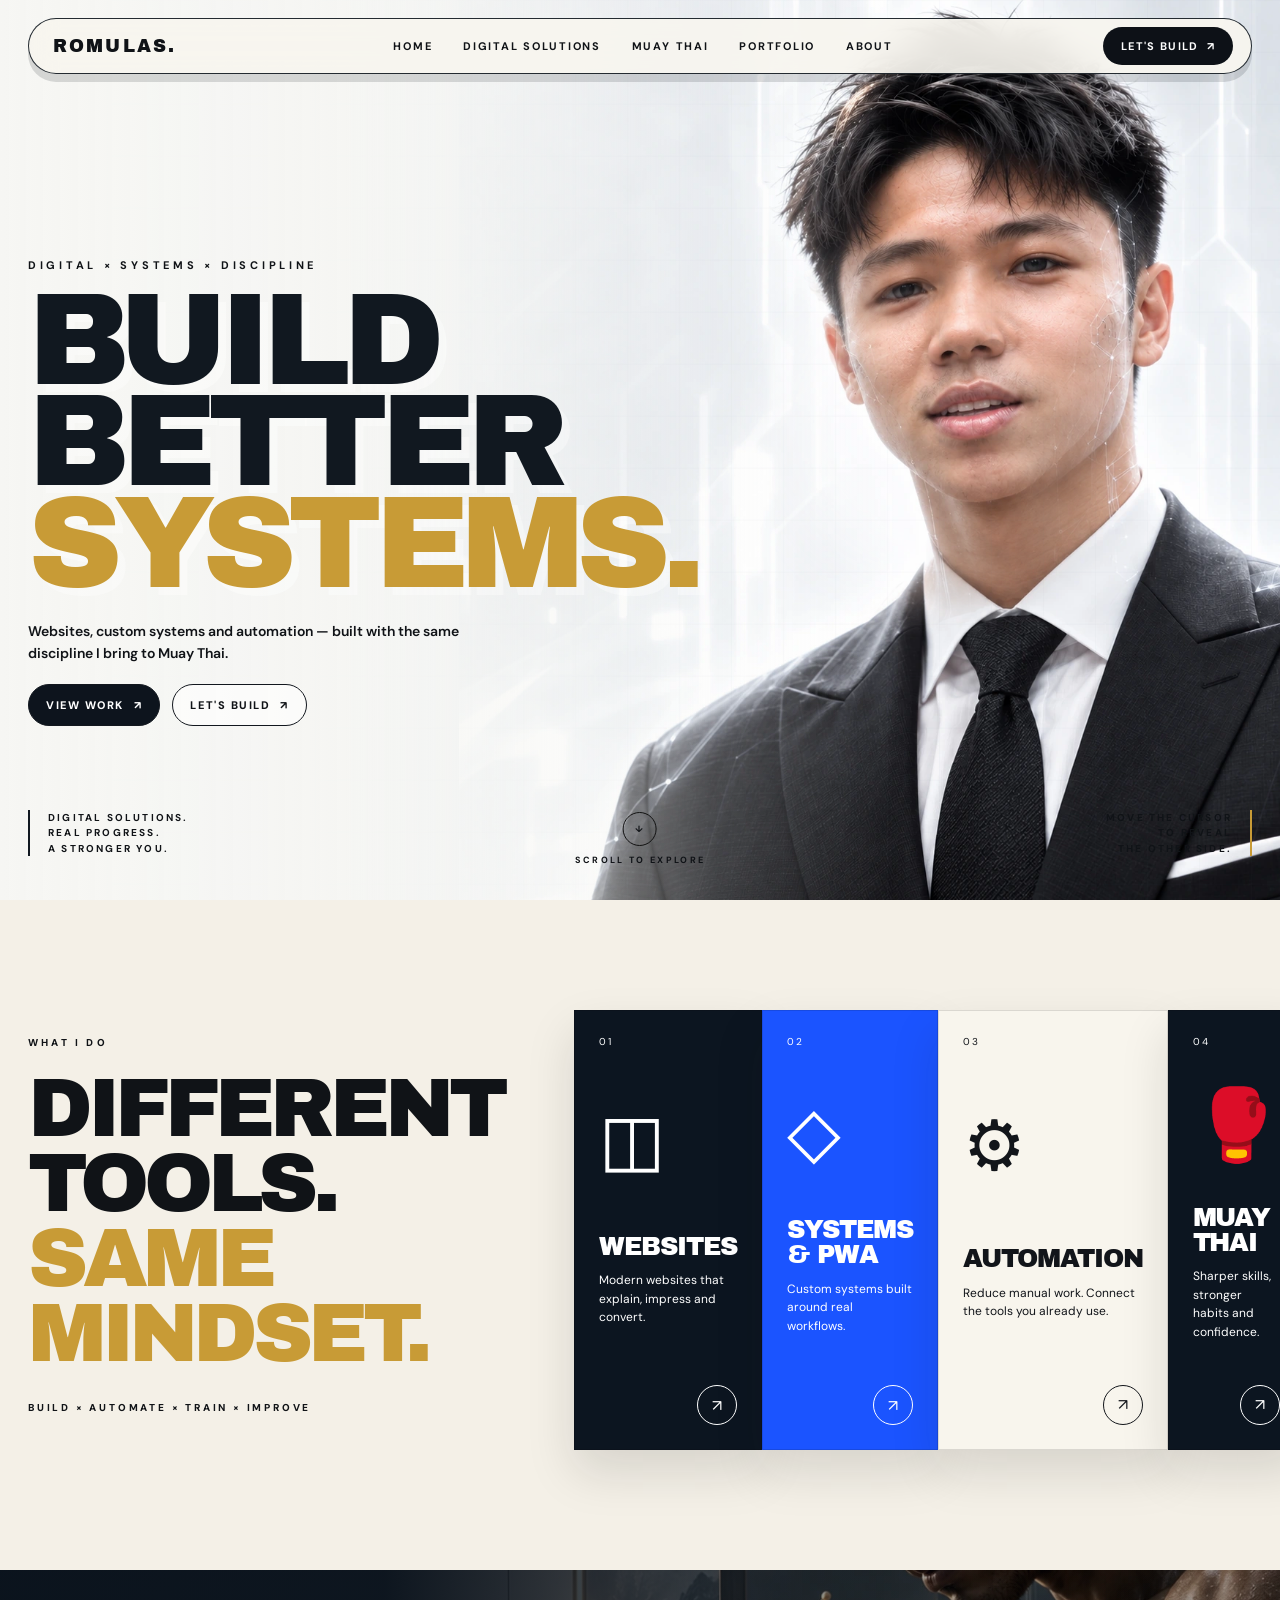
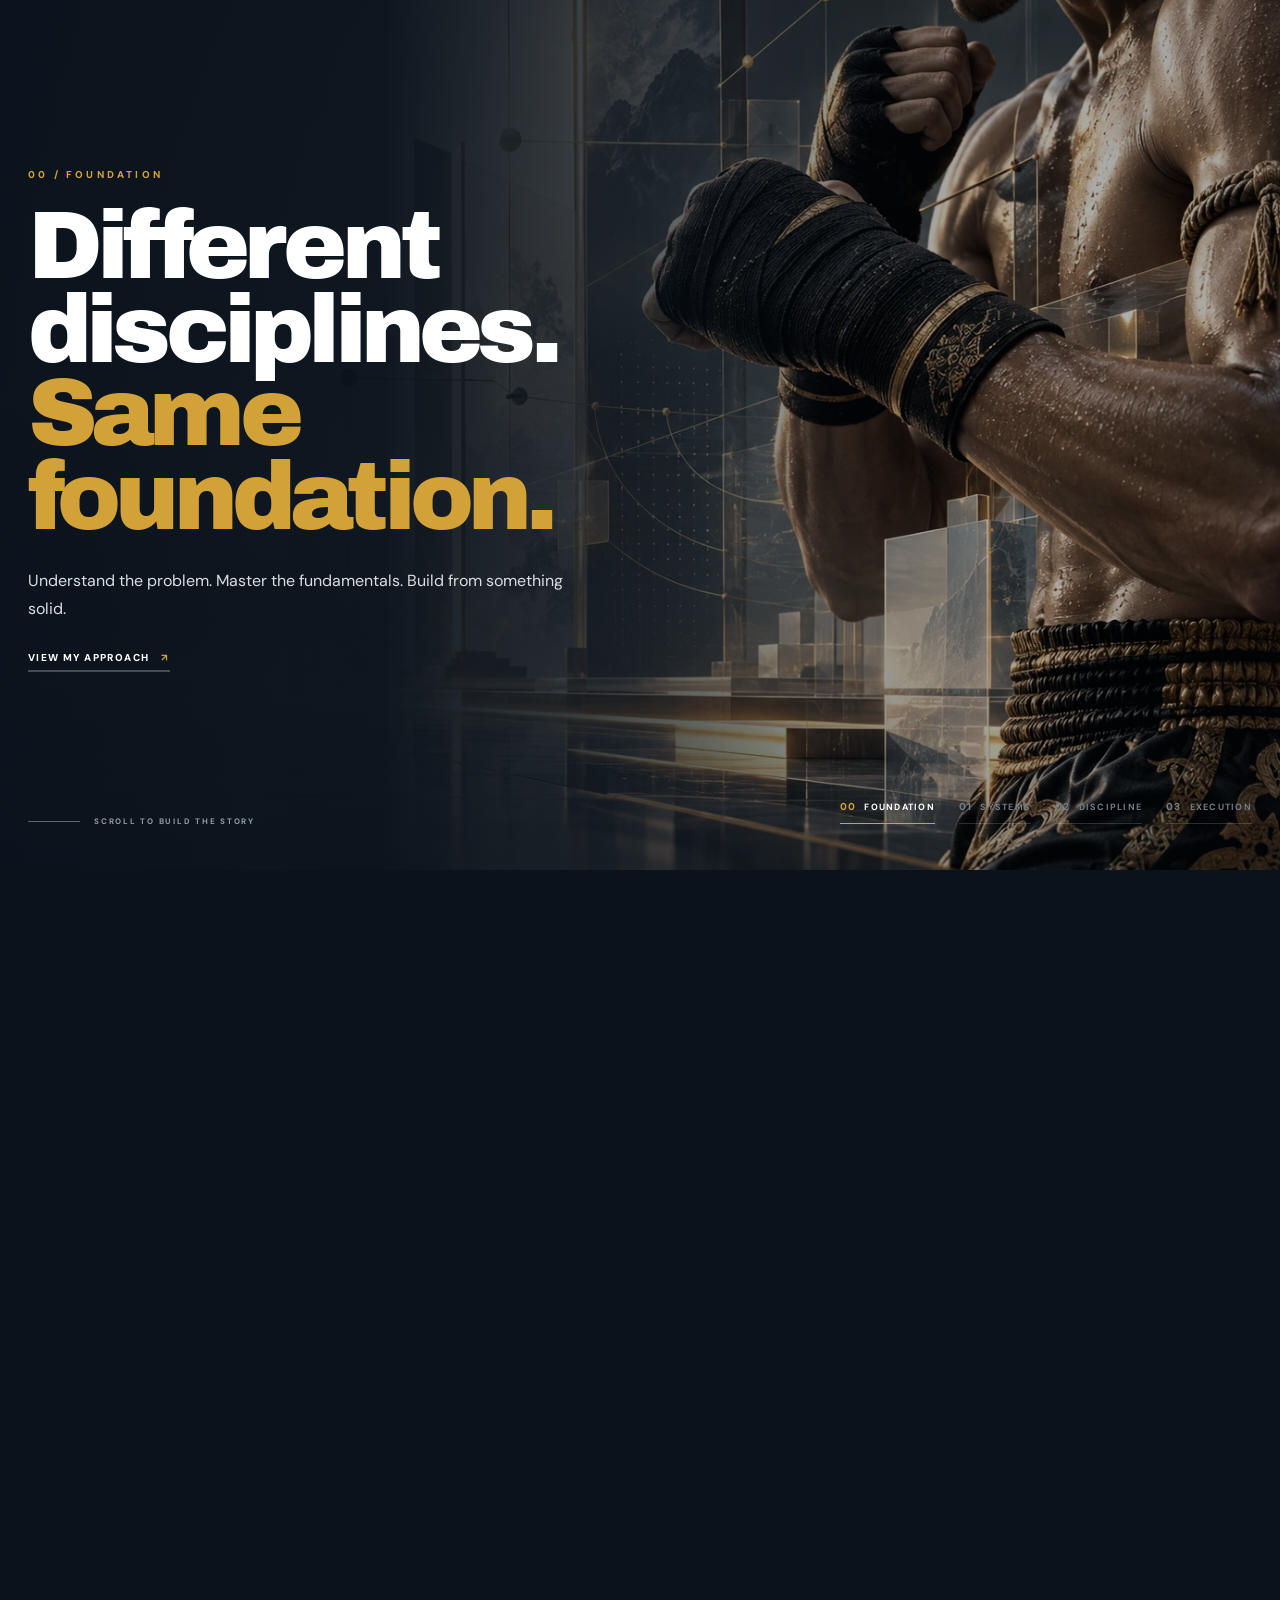
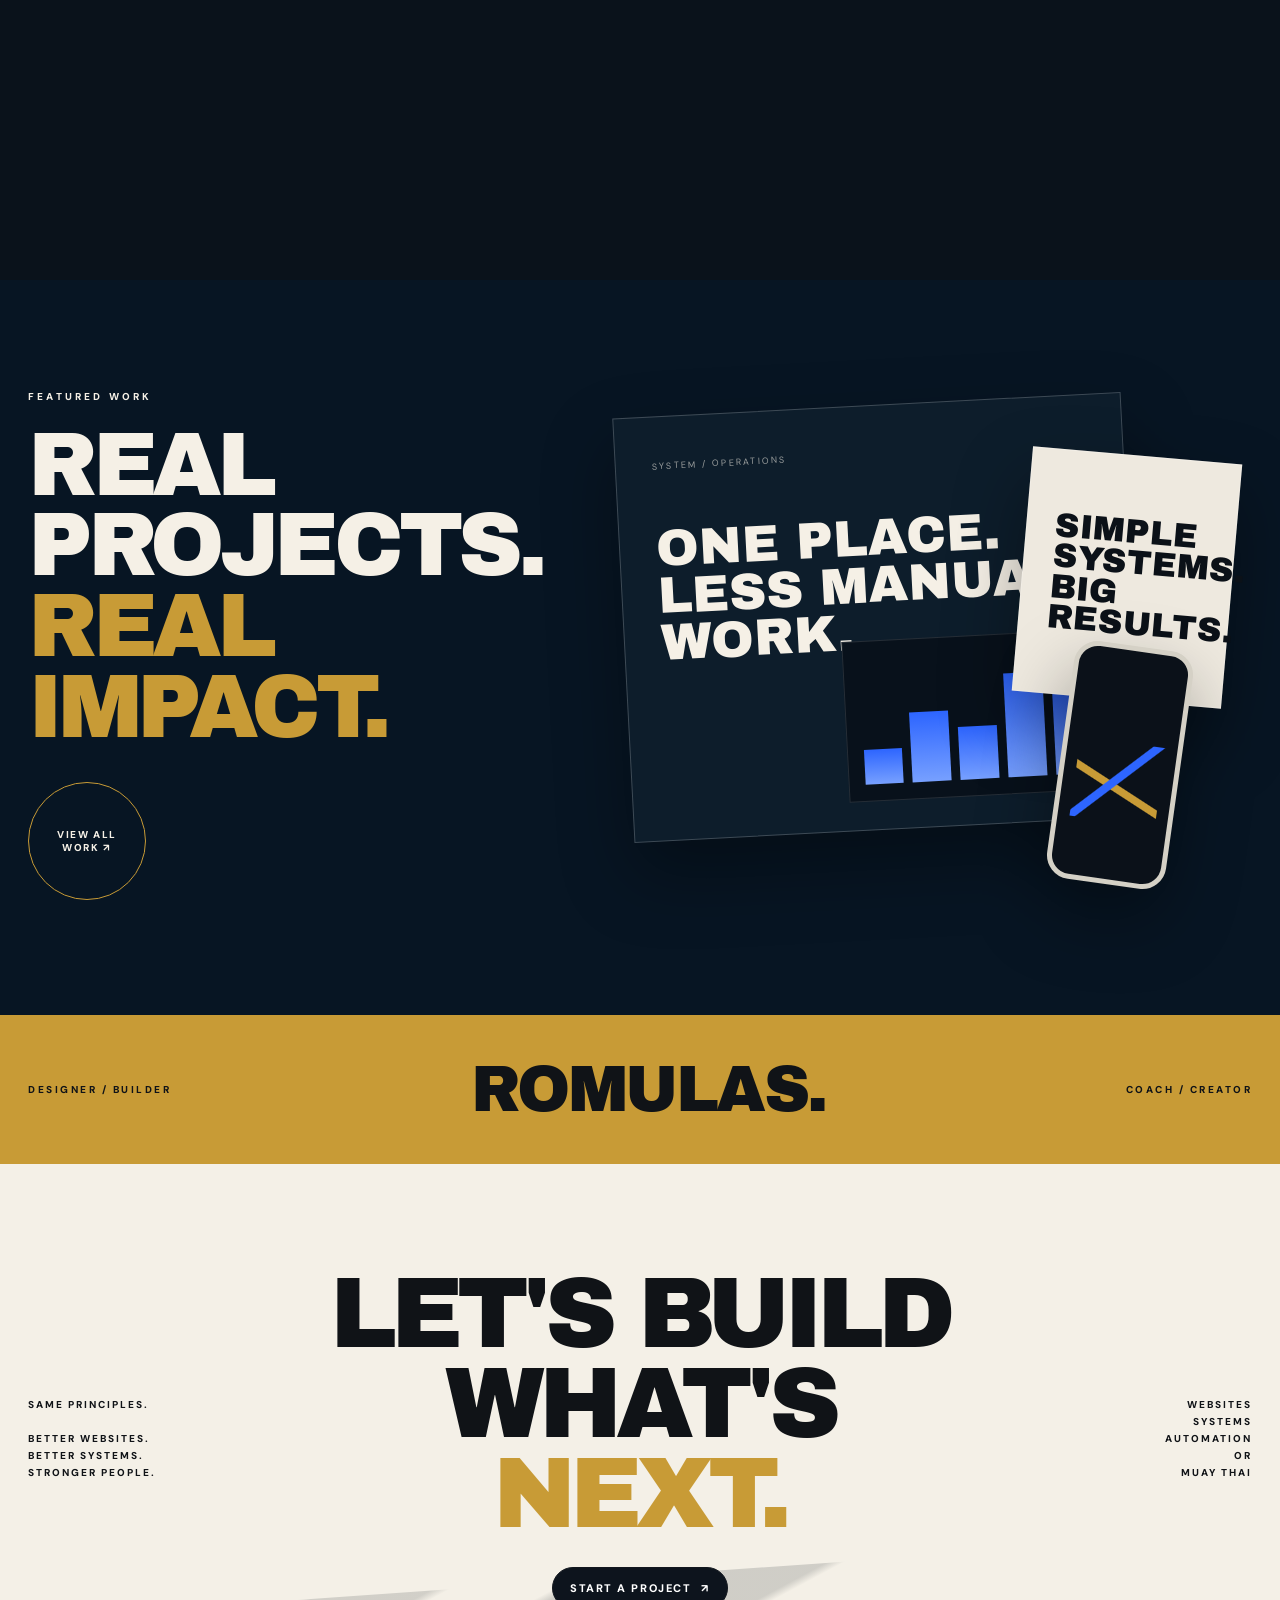
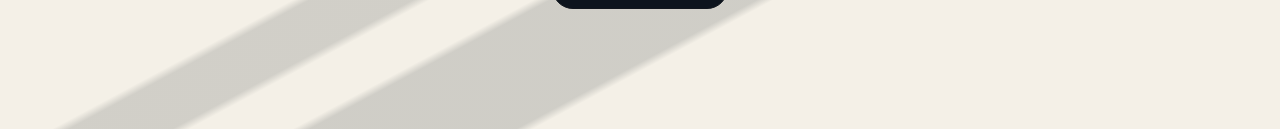
<file: index.html>
<!doctype html>
<html lang="en">
<head>
  <meta charset="utf-8" />
  <meta name="viewport" content="width=device-width,initial-scale=1" />
  <meta name="theme-color" content="#f4f1e8" />
  <meta name="description" content="ROMULAS — websites, custom systems, automation and Muay Thai coaching." />
  <title>ROMULAS — Build Better</title>
  <link rel="preconnect" href="https://fonts.googleapis.com" />
  <link rel="preconnect" href="https://fonts.gstatic.com" crossorigin />
  <link href="https://fonts.googleapis.com/css2?family=Archivo+Black&family=DM+Sans:wght@400;500;600;700&display=swap" rel="stylesheet" />
  <link rel="stylesheet" href="./styles.css" />
</head>
<body>
  <header class="site-header shell">
    <a class="brand" href="#top">ROMULAS.</a>
    <nav class="desktop-nav" aria-label="Primary navigation">
      <a class="active" href="#top">HOME</a>
      <a href="./digital-solutions/">DIGITAL SOLUTIONS</a>
      <a href="./muay-thai/">MUAY THAI</a>
      <a href="./work/">PORTFOLIO</a>
      <a href="./about/">ABOUT</a>
    </nav>
    <a class="header-cta" href="https://wa.me/6581705022?text=Hi%20Romulas%2C%20I%20came%20from%20your%20Portfolio%20Home%20page.%20I%20would%20like%20to%20discuss%20a%20project.%20I%20need%20help%20with%3A%20" target="_blank" rel="noopener">LET&#39;S BUILD <span>↗</span></a>

    <button class="home-menu-toggle" type="button" aria-label="Open menu" aria-expanded="false" aria-controls="home-mobile-menu">
      <span></span><span></span><span></span>
    </button>
  </header>

  <div class="home-mobile-backdrop" hidden></div>
  <div class="home-mobile-menu" id="home-mobile-menu" hidden aria-hidden="true">
    <nav aria-label="Mobile navigation">
      <a class="active" href="#top">Home</a>
      <a href="./digital-solutions/">Digital Solutions</a>
      <a href="./muay-thai/">Muay Thai</a>
      <a href="./work/">Portfolio</a>
      <a href="./about/">About</a>
      <a class="home-mobile-cta" href="https://wa.me/6581705022?text=Hi%20Romulas%2C%20I%20came%20from%20your%20Portfolio%20Home%20page.%20I%20would%20like%20to%20discuss%20a%20project.%20I%20need%20help%20with%3A%20" target="_blank" rel="noopener">Let's Build ↗</a>
    </nav>
  </div>

  <main>
    <section class="hero" id="top">
      <div class="hero-media desktop-hero" aria-hidden="true">
        <div class="hero-image base-image"></div>
        <div class="hero-image reveal-image" id="reveal-image"></div>
        <svg class="hero-grid" width="100%" height="100%" aria-hidden="true">
          <defs>
            <pattern id="hero-grid-pattern" width="52" height="52" patternUnits="userSpaceOnUse">
              <path d="M 52 0 L 0 0 0 52" fill="none" stroke="#64748b" stroke-width="0.6"></path>
            </pattern>
          </defs>
          <rect width="100%" height="100%" fill="url(#hero-grid-pattern)"></rect>
        </svg>
      </div>

      <div class="hero-mobile-media" aria-hidden="true">
        <img src="./images/hero-formal-v25.webp" alt="" />
      </div>

      <div class="hero-ui shell">
        <div class="hero-kicker">DIGITAL × SYSTEMS × DISCIPLINE</div>
        <h1>BUILD<br />BETTER<br /><span>SYSTEMS.</span></h1>
        <p class="hero-copy">Websites, custom systems and automation — built with the same discipline I bring to Muay Thai.</p>
        <div class="hero-actions">
          <a href="./work/" class="button button-dark">VIEW WORK <span>↗</span></a>
          <a href="https://wa.me/6581705022?text=Hi%20Romulas%2C%20I%20came%20from%20your%20portfolio%20Home%20page.%20I%20would%20like%20to%20discuss%20a%20project.%20I%20need%20help%20with%3A%20" target="_blank" rel="noopener" class="button button-ghost">LET'S BUILD <span>↗</span></a>
        </div>
      </div>

      <div class="hero-note hero-note-left">DIGITAL SOLUTIONS.<br />REAL PROGRESS.<br />A STRONGER YOU.</div>
      <div class="hero-note hero-note-right">MOVE THE CURSOR<br />TO REVEAL<br /><strong>THE OTHER SIDE.</strong></div>
      <a class="scroll-cue" href="#tools"><span class="scroll-circle">↓</span><span>SCROLL TO EXPLORE</span></a>
    </section>

    <section class="tools-section" id="tools">
      <div class="shell tools-layout">
        <div class="tools-copy reveal-on-scroll">
          <div class="eyebrow">WHAT I DO</div>
          <h2>DIFFERENT<br />TOOLS.<br /><span>SAME MINDSET.</span></h2>
          <p>BUILD × AUTOMATE × TRAIN × IMPROVE</p>
        </div>
        <div class="tool-deck">
          <a class="tool-card dark reveal-on-scroll" href="./websites/" style="--i:0">
            <span class="tool-no">01</span><div class="tool-symbol">◫</div>
            <div><h3>WEBSITES</h3><p>Modern websites that explain, impress and convert.</p></div><span class="round-arrow">↗</span>
          </a>
          <a class="tool-card blue reveal-on-scroll" href="./systems/" style="--i:1">
            <span class="tool-no">02</span><div class="tool-symbol">◇</div>
            <div><h3>SYSTEMS &amp; PWA</h3><p>Custom systems built around real workflows.</p></div><span class="round-arrow">↗</span>
          </a>
          <a class="tool-card light reveal-on-scroll" href="./automation/" style="--i:2">
            <span class="tool-no">03</span><div class="tool-symbol">⚙</div>
            <div><h3>AUTOMATION</h3><p>Reduce manual work. Connect the tools you already use.</p></div><span class="round-arrow">↗</span>
          </a>
          <a class="tool-card dark reveal-on-scroll" href="./muay-thai/" style="--i:3">
            <span class="tool-no">04</span><div class="tool-symbol">🥊</div>
            <div><h3>MUAY THAI</h3><p>Sharper skills, stronger habits and confidence.</p></div><span class="round-arrow">↗</span>
          </a>
        </div>
      </div>
    </section>

    <section class="mindset-story" id="muay" aria-label="Systems and discipline scroll story">
      <div class="mindset-sticky">
        <div class="mindset-bg" aria-hidden="true">
          <div class="mindset-image"></div>
          <div class="mindset-tech mindset-tech-grid"></div>
          <div class="mindset-tech mindset-tech-lines">
            <span></span><span></span><span></span><span></span><span></span>
          </div>
          <div class="mindset-tech mindset-tech-ring"></div>
          <div class="mindset-tech mindset-tech-pulse"></div>
        </div>

        <div class="shell mindset-shell">
          <div class="mindset-copy">
            <div class="mindset-step-no" data-mindset-no>00 / FOUNDATION</div>

            <h2 data-mindset-title>
              Different disciplines.<br>
              <span>Same foundation.</span>
            </h2>

            <p data-mindset-desc>
              Understand the problem. Master the fundamentals. Build from something solid.
            </p>

            <a class="mindset-link" href="./about/">
              VIEW MY APPROACH <span>↗</span>
            </a>
          </div>

          <div class="mindset-rail" aria-label="Scroll progress">
            <button class="mindset-tab active" type="button" data-mindset-tab="0">
              <span>00</span><b>FOUNDATION</b>
            </button>
            <button class="mindset-tab" type="button" data-mindset-tab="1">
              <span>01</span><b>SYSTEMS</b>
            </button>
            <button class="mindset-tab" type="button" data-mindset-tab="2">
              <span>02</span><b>DISCIPLINE</b>
            </button>
            <button class="mindset-tab" type="button" data-mindset-tab="3">
              <span>03</span><b>EXECUTION</b>
            </button>
          </div>

          <div class="mindset-scroll-note">
            <span class="mindset-scroll-line"></span>
            <span>SCROLL TO BUILD THE STORY</span>
          </div>
        </div>
      </div>
    </section>

    <section class="work-section" id="work">
      <div class="shell work-grid">
        <div class="work-copy reveal-on-scroll">
          <div class="eyebrow light-text">FEATURED WORK</div>
          <h2>REAL<br />PROJECTS.<br /><span>REAL IMPACT.</span></h2>
          <a class="circle-link" href="./work/">VIEW ALL<br />WORK ↗</a>
        </div>
        <div class="project-collage reveal-on-scroll" aria-label="Portfolio preview">
          <div class="project project-main"><small>SYSTEM / OPERATIONS</small><strong>ONE PLACE.<br />LESS MANUAL WORK.</strong><div class="fake-dashboard"><span></span><span></span><span></span><span></span><span></span></div></div>
          <div class="project project-note">SIMPLE<br />SYSTEMS.<br />BIG<br />RESULTS.</div>
          <div class="project project-phone"><div class="mini-chart"></div></div>
        </div>
      </div>
    </section>

    <section class="about-strip" id="about">
      <div class="shell about-strip-inner reveal-on-scroll">
        <span>DESIGNER / BUILDER</span><strong>ROMULAS.</strong><span>COACH / CREATOR</span>
      </div>
    </section>

    <section class="cta-section" id="contact">
      <div class="shell cta-layout reveal-on-scroll">
        <div class="cta-side">SAME PRINCIPLES.<br /><br />BETTER WEBSITES.<br />BETTER SYSTEMS.<br />STRONGER PEOPLE.</div>
        <div class="cta-main"><h2>LET'S BUILD<br />WHAT'S <span>NEXT.</span></h2><a class="button button-dark" href="https://wa.me/6581705022?text=Hi%20Romulas%2C%20I%20came%20from%20your%20portfolio%20Home%20page.%20I%20would%20like%20to%20discuss%20a%20project.%20I%20need%20help%20with%3A%20" target="_blank" rel="noopener">START A PROJECT <span>↗</span></a></div>
        <div class="cta-side right">WEBSITES<br />SYSTEMS<br />AUTOMATION<br />OR<br />MUAY THAI</div>
      </div>
    </section>
  </main>

  <script src="./script.js"></script>
</body>
</html>
</file>
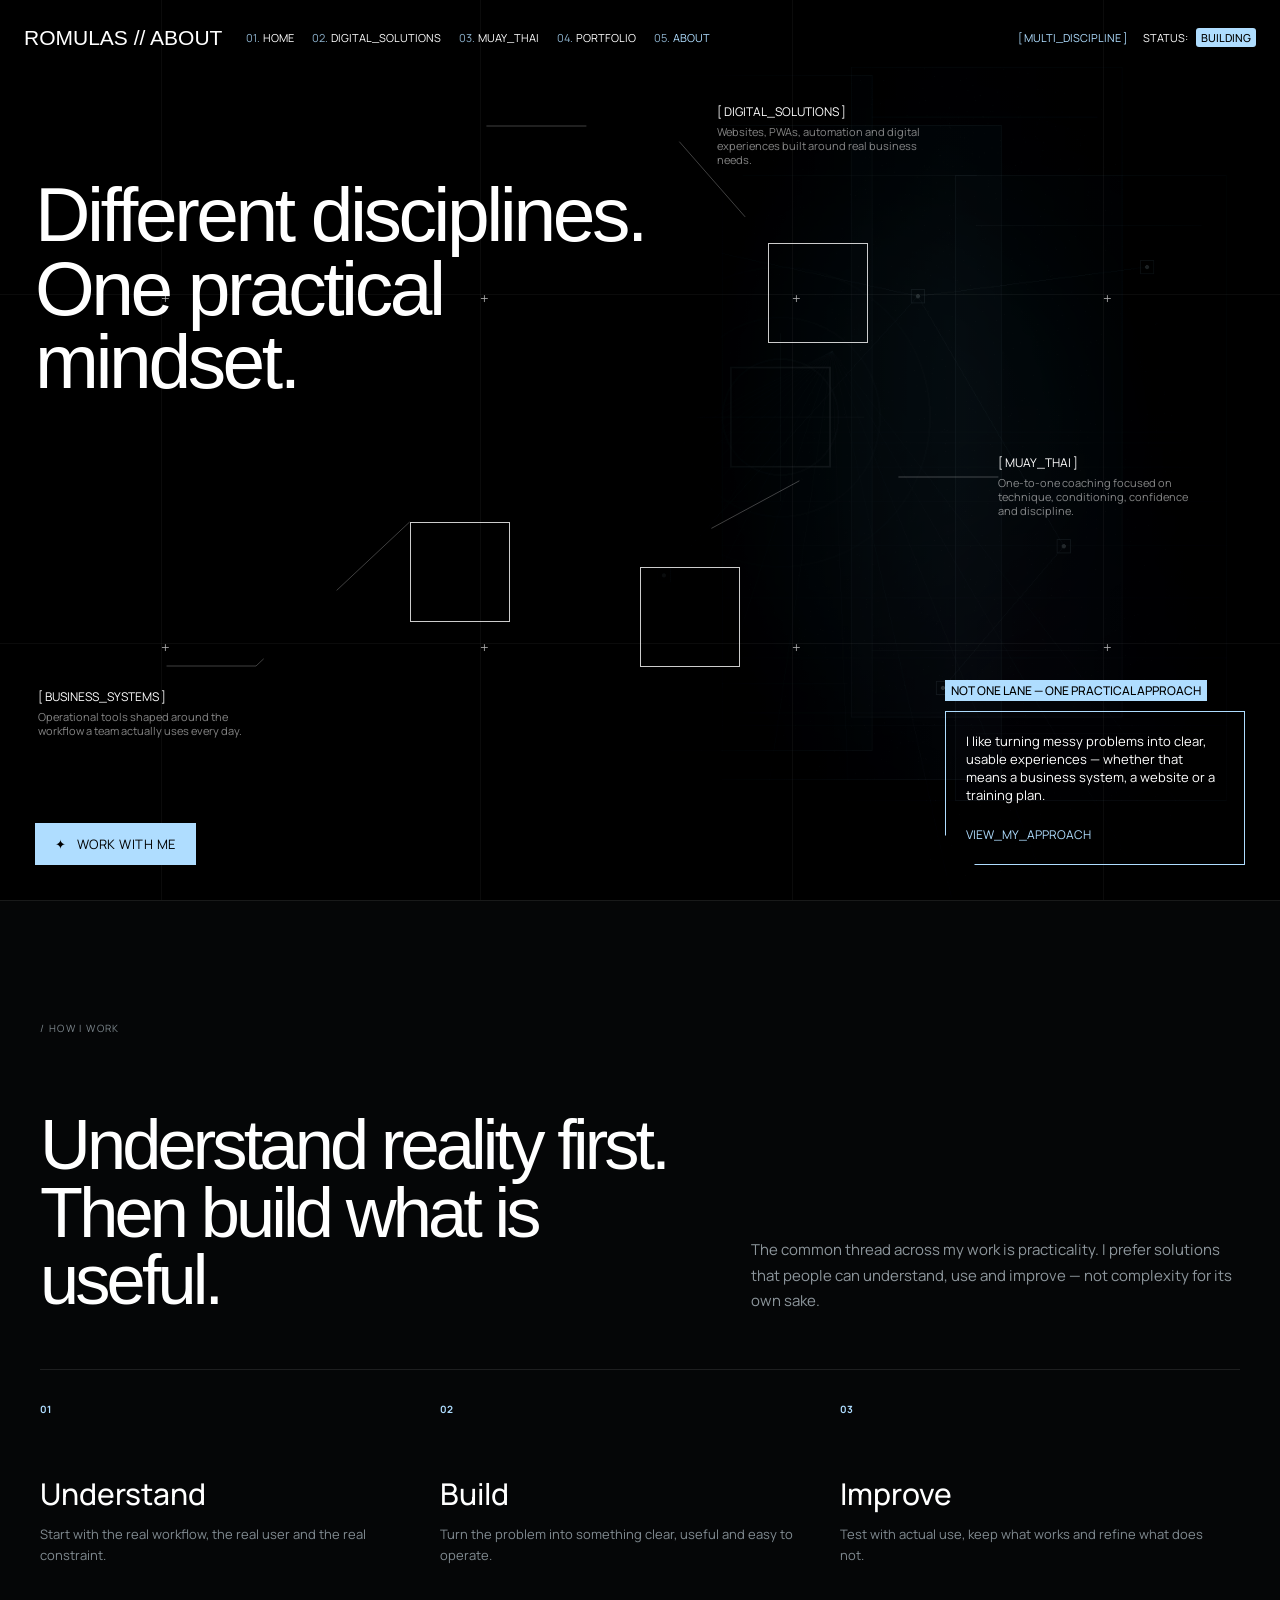
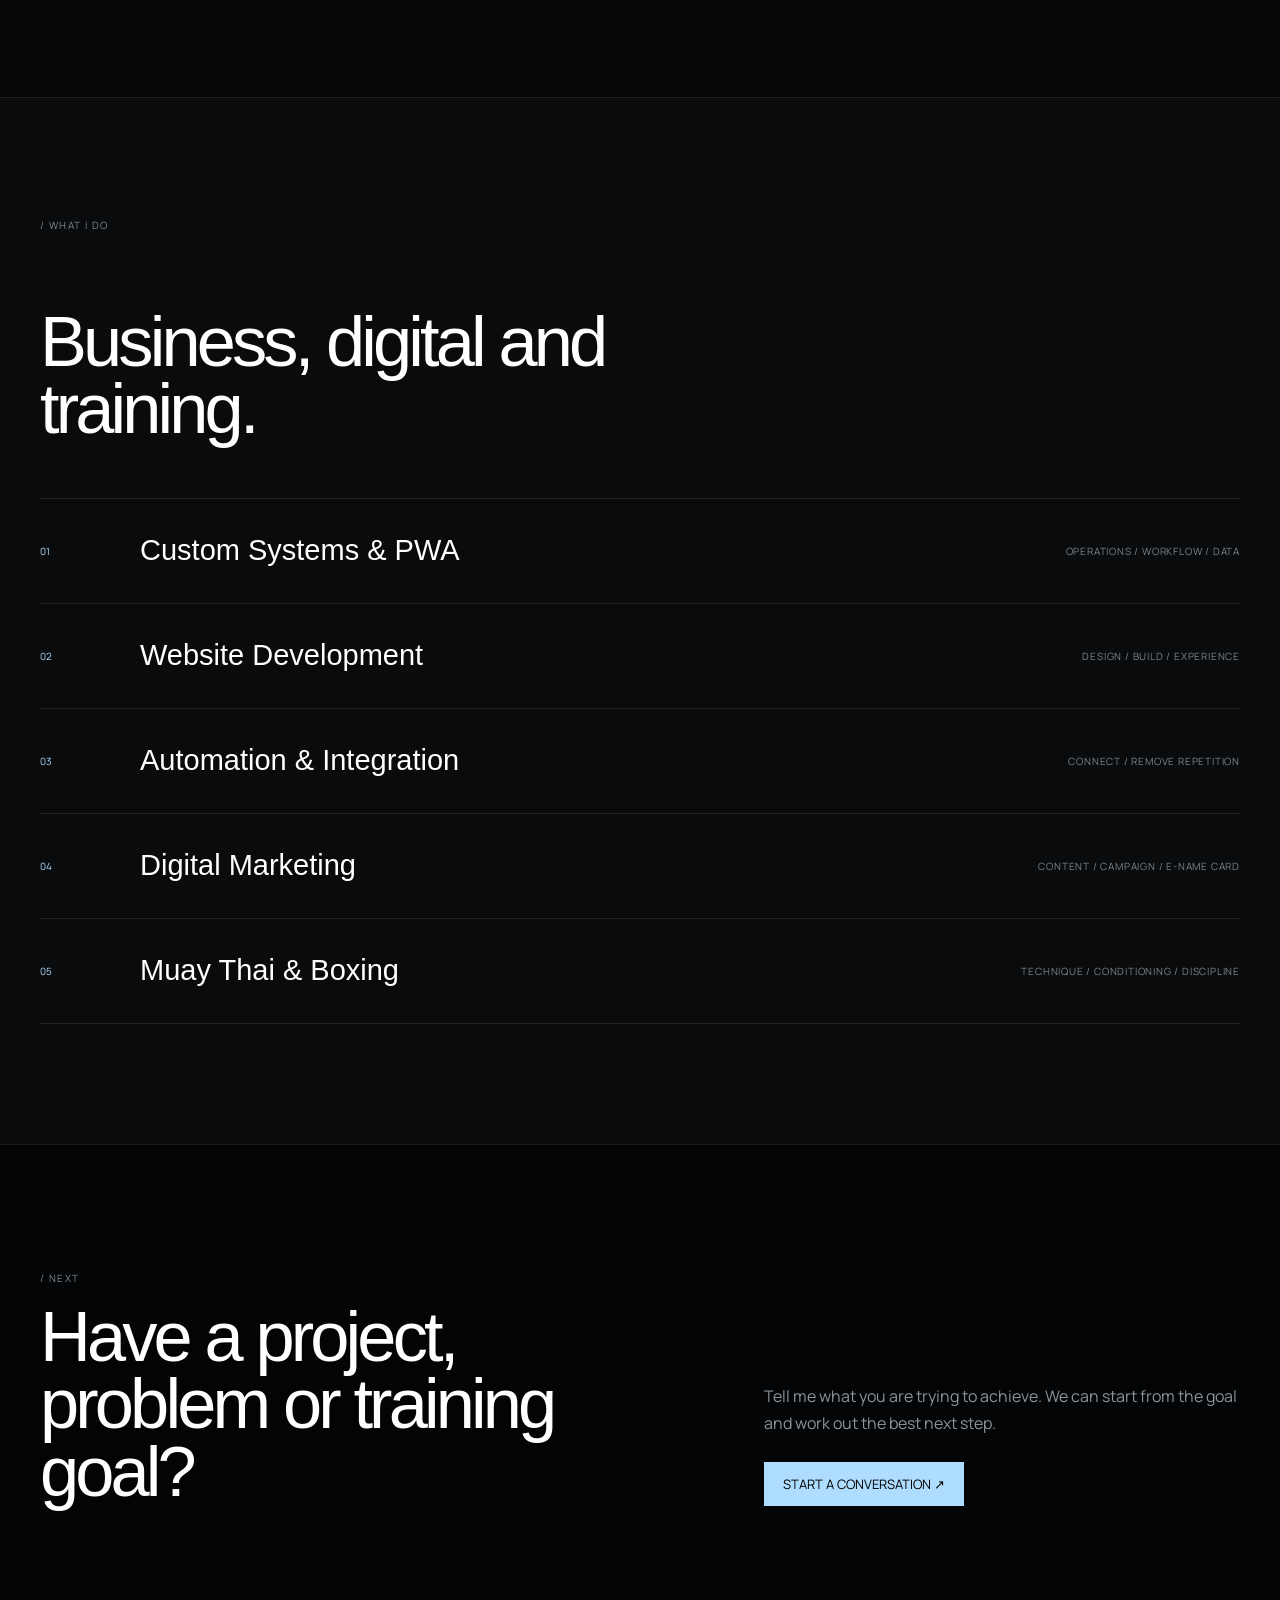
<file: about/index.html>
<!doctype html>
<html lang="en">
<head>
  <meta charset="utf-8">
  <meta name="viewport" content="width=device-width,initial-scale=1,viewport-fit=cover">
  <meta name="theme-color" content="#000000">
  <meta name="description" content="About Romulas — digital systems, websites, automation, marketing and Muay Thai coaching.">
  <title>ROMULAS // ABOUT</title>
  <link rel="preconnect" href="https://fonts.googleapis.com">
  <link rel="preconnect" href="https://fonts.gstatic.com" crossorigin>
  <link href="https://fonts.googleapis.com/css2?family=Manrope:wght@400;500;600&display=swap" rel="stylesheet">
  <link href="https://db.onlinewebfonts.com/c/ca3d10781128664daddf89bf2e2d1305?family=Graphik+LCG+Regular+Regular" rel="stylesheet">
  <link rel="stylesheet" href="./styles.css">
</head>
<body>
  <header class="about-nav">
    <div class="nav-left">
      <a class="wordmark anim fade-up" style="--d:120ms" href="../">ROMULAS // ABOUT</a>
      <nav class="desktop-links" aria-label="Primary navigation">
        <a class="anim fade-up" style="--d:250ms" href="../"><span>01.</span> HOME</a>
        <a class="anim fade-up" style="--d:330ms" href="../digital-solutions/"><span>02.</span> DIGITAL_SOLUTIONS</a>
        <a class="anim fade-up" style="--d:410ms" href="../muay-thai/"><span>03.</span> MUAY_THAI</a>
        <a class="anim fade-up" style="--d:490ms" href="../work/"><span>04.</span> PORTFOLIO</a>
        <a class="anim fade-up active" style="--d:570ms" href="./"><span>05.</span> ABOUT</a>
      </nav>
    </div>
    <div class="nav-right anim slide-right" style="--d:580ms">
      <span>[ MULTI_DISCIPLINE ]</span><span>STATUS:</span><b>BUILDING</b>
    </div>
    <button class="hamburger anim fade-in" style="--d:350ms" type="button" aria-label="Open menu" aria-expanded="false"><i></i><i></i></button>
  </header>

  <div class="about-menu" aria-hidden="true">
    <button class="menu-close" type="button" aria-label="Close menu">×</button>
    <nav>
      <a href="../"><span>01.</span>Home</a>
      <a href="../digital-solutions/"><span>02.</span>Digital Solutions</a>
      <a href="../muay-thai/"><span>03.</span>Muay Thai</a>
      <a href="../work/"><span>04.</span>Portfolio</a>
      <a href="./"><span>05.</span>About</a>
    </nav>
    <div class="menu-bottom"><span>ROMULAS</span><a href="https://wa.me/6581705022?text=Hi%20Romulas%2C%20I%20came%20from%20your%20About%20page.%20I%20would%20like%20to%20discuss%20a%20project%20or%20collaboration.%20I%20need%20help%20with%3A%20" target="_blank" rel="noopener">START A CONVERSATION ↗</a></div>
  </div>

  <main>
    <section class="about-hero">
      <div class="portrait-layer" aria-hidden="true"></div>
      <div class="grid-layer" aria-hidden="true">
        <i class="v v1"></i><i class="v v2"></i><i class="v v3"></i><i class="v v4"></i>
        <i class="h h1"></i><i class="h h2"></i>
        <b class="plus p1">+</b><b class="plus p2">+</b><b class="plus p3">+</b><b class="plus p4">+</b>
        <b class="plus p5">+</b><b class="plus p6">+</b><b class="plus p7">+</b><b class="plus p8">+</b>
      </div>

      <h1 class="hero-title anim fade-up" style="--d:400ms">Different disciplines.<br>One practical mindset.</h1>

      <div class="node-system" aria-hidden="true">
        <div class="node n1 anim scale-in" style="--d:1450ms"></div>
        <div class="node n2 anim scale-in" style="--d:1750ms"></div>
        <div class="node n3 anim scale-in" style="--d:2050ms"></div>

        <div class="node-label l1 anim slide-left" style="--d:1050ms"><span>[ DIGITAL_SOLUTIONS ]</span><p>Websites, PWAs, automation and digital experiences built around real business needs.</p></div>
        <div class="node-label l2 anim slide-left" style="--d:1350ms"><span>[ BUSINESS_SYSTEMS ]</span><p>Operational tools shaped around the workflow a team actually uses every day.</p></div>
        <div class="node-label l3 anim slide-right" style="--d:1650ms"><span>[ MUAY_THAI ]</span><p>One-to-one coaching focused on technique, conditioning, confidence and discipline.</p></div>

        <svg class="connectors" viewBox="0 0 1000 1000" preserveAspectRatio="none">
          <path class="line line1" style="--d:1150ms" d="M380 140 H520 L600 270" />
          <path class="line line2" style="--d:1450ms" d="M320 580 L200 740 H60" />
          <path class="line line3" style="--d:1750ms" d="M780 530 H630 L500 630" />
        </svg>
      </div>

      <div class="bottom-row">
        <a class="about-cta anim fade-up" style="--d:900ms" href="https://wa.me/6581705022?text=Hi%20Romulas%2C%20I%20came%20from%20your%20About%20page.%20I%20would%20like%20to%20discuss%20a%20project%20or%20collaboration.%20I%20need%20help%20with%3A%20" target="_blank" rel="noopener"><span>✦</span> WORK WITH ME</a>
        <aside class="about-card anim slide-right" style="--d:1100ms">
          <b>NOT ONE LANE — ONE PRACTICAL APPROACH</b>
          <div><p>I like turning messy problems into clear, usable experiences — whether that means a business system, a website or a training plan.</p><a href="#approach">VIEW_MY_APPROACH</a></div>
        </aside>
      </div>
    </section>

    <section class="about-section" id="approach">
      <div class="about-shell">
        <div class="section-intro reveal"><span>/ HOW I WORK</span><h2>Understand reality first.<br>Then build what is useful.</h2><p>The common thread across my work is practicality. I prefer solutions that people can understand, use and improve — not complexity for its own sake.</p></div>
        <div class="principles">
          <article class="reveal"><b>01</b><h3>Understand</h3><p>Start with the real workflow, the real user and the real constraint.</p></article>
          <article class="reveal"><b>02</b><h3>Build</h3><p>Turn the problem into something clear, useful and easy to operate.</p></article>
          <article class="reveal"><b>03</b><h3>Improve</h3><p>Test with actual use, keep what works and refine what does not.</p></article>
        </div>
      </div>
    </section>

    <section class="about-section disciplines">
      <div class="about-shell">
        <div class="section-intro reveal"><span>/ WHAT I DO</span><h2>Business, digital and training.</h2></div>
        <div class="discipline-list">
          <a class="discipline reveal" href="../systems/"><span>01</span><strong>Custom Systems &amp; PWA</strong><small>OPERATIONS / WORKFLOW / DATA</small></a>
          <a class="discipline reveal" href="../websites/"><span>02</span><strong>Website Development</strong><small>DESIGN / BUILD / EXPERIENCE</small></a>
          <a class="discipline reveal" href="../automation/"><span>03</span><strong>Automation &amp; Integration</strong><small>CONNECT / REMOVE REPETITION</small></a>
          <a class="discipline reveal" href="../marketing/"><span>04</span><strong>Digital Marketing</strong><small>CONTENT / CAMPAIGN / E-NAME CARD</small></a>
          <a class="discipline reveal" href="../muay-thai/"><span>05</span><strong>Muay Thai &amp; Boxing</strong><small>TECHNIQUE / CONDITIONING / DISCIPLINE</small></a>
        </div>
      </div>
    </section>

    <section class="about-section about-final">
      <div class="about-shell final-grid reveal"><div><span>/ NEXT</span><h2>Have a project, problem or training goal?</h2></div><div><p>Tell me what you are trying to achieve. We can start from the goal and work out the best next step.</p><a href="https://wa.me/6581705022?text=Hi%20Romulas%2C%20I%20came%20from%20your%20About%20page.%20I%20would%20like%20to%20discuss%20a%20project%20or%20collaboration.%20I%20need%20help%20with%3A%20" target="_blank" rel="noopener">START A CONVERSATION ↗</a></div></div>
    </section>
  </main>
  <script src="./main.js"></script>
</body>
</html>
</file>
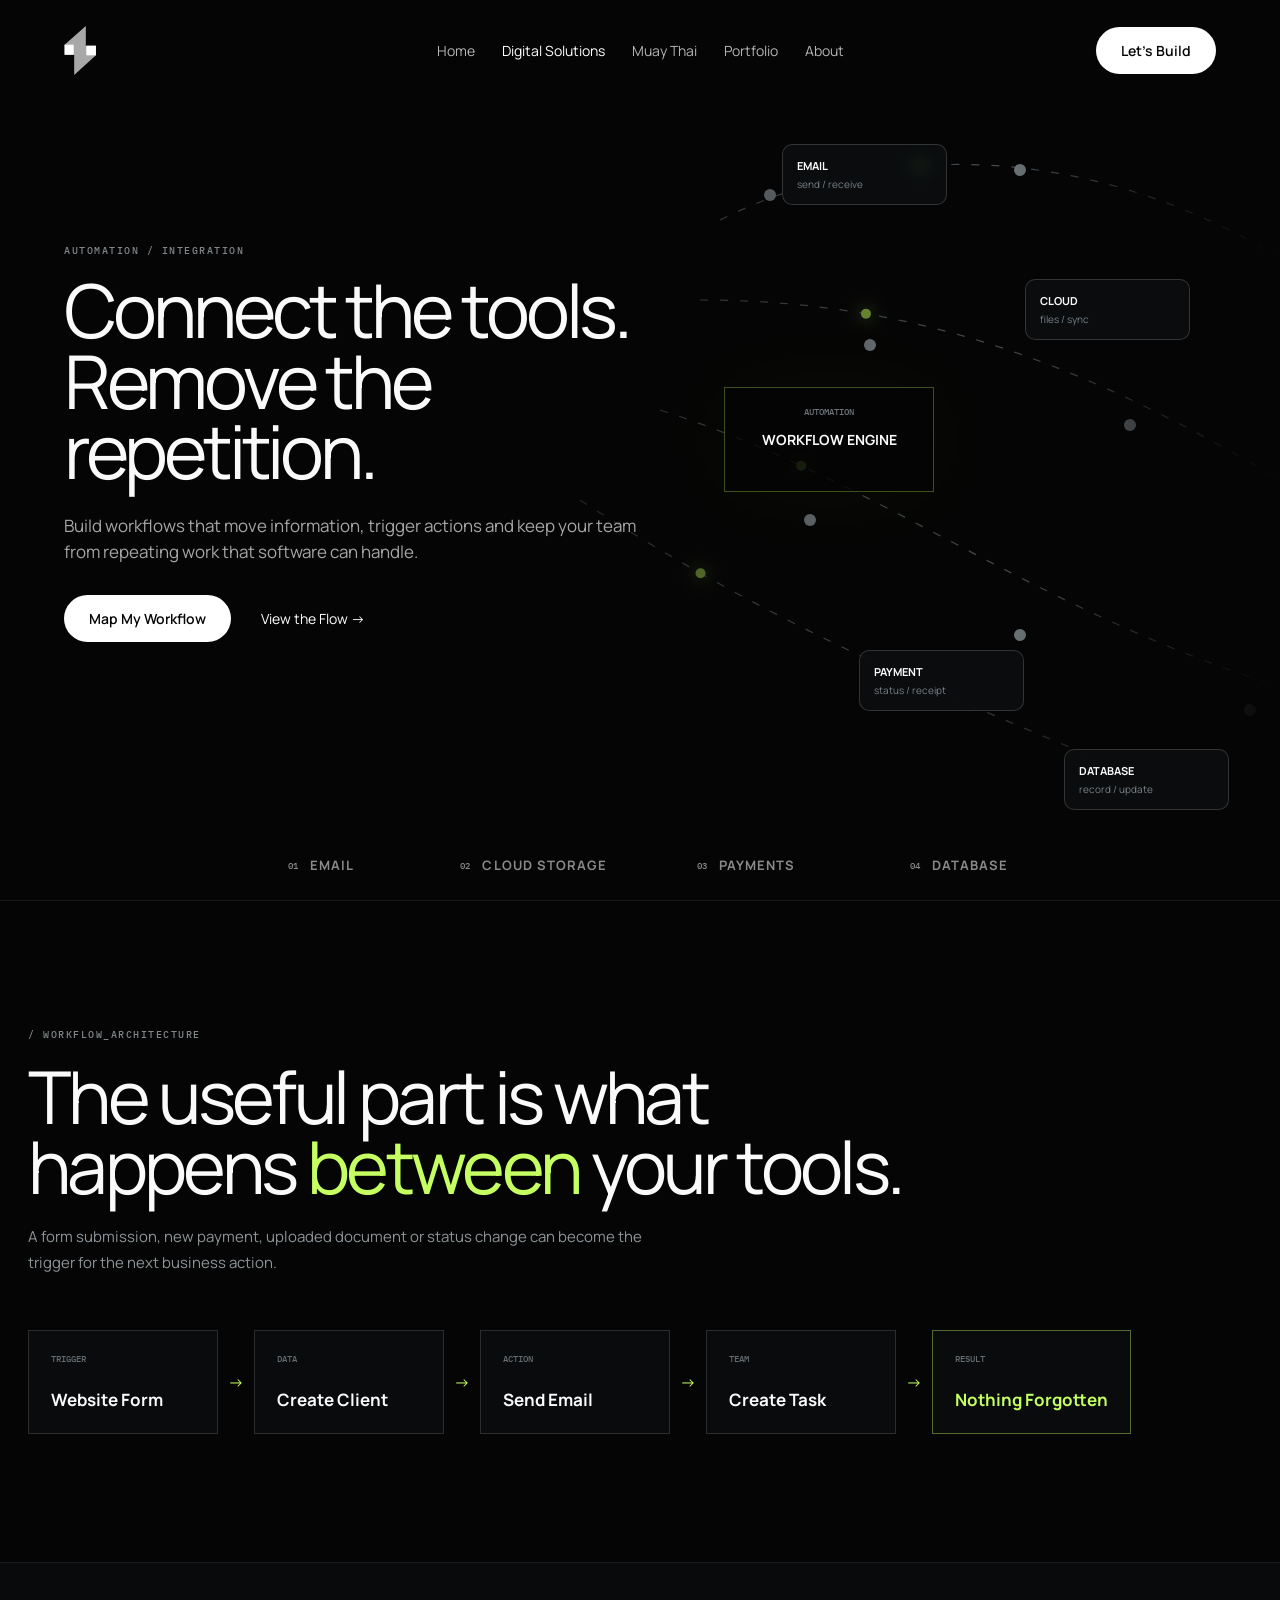
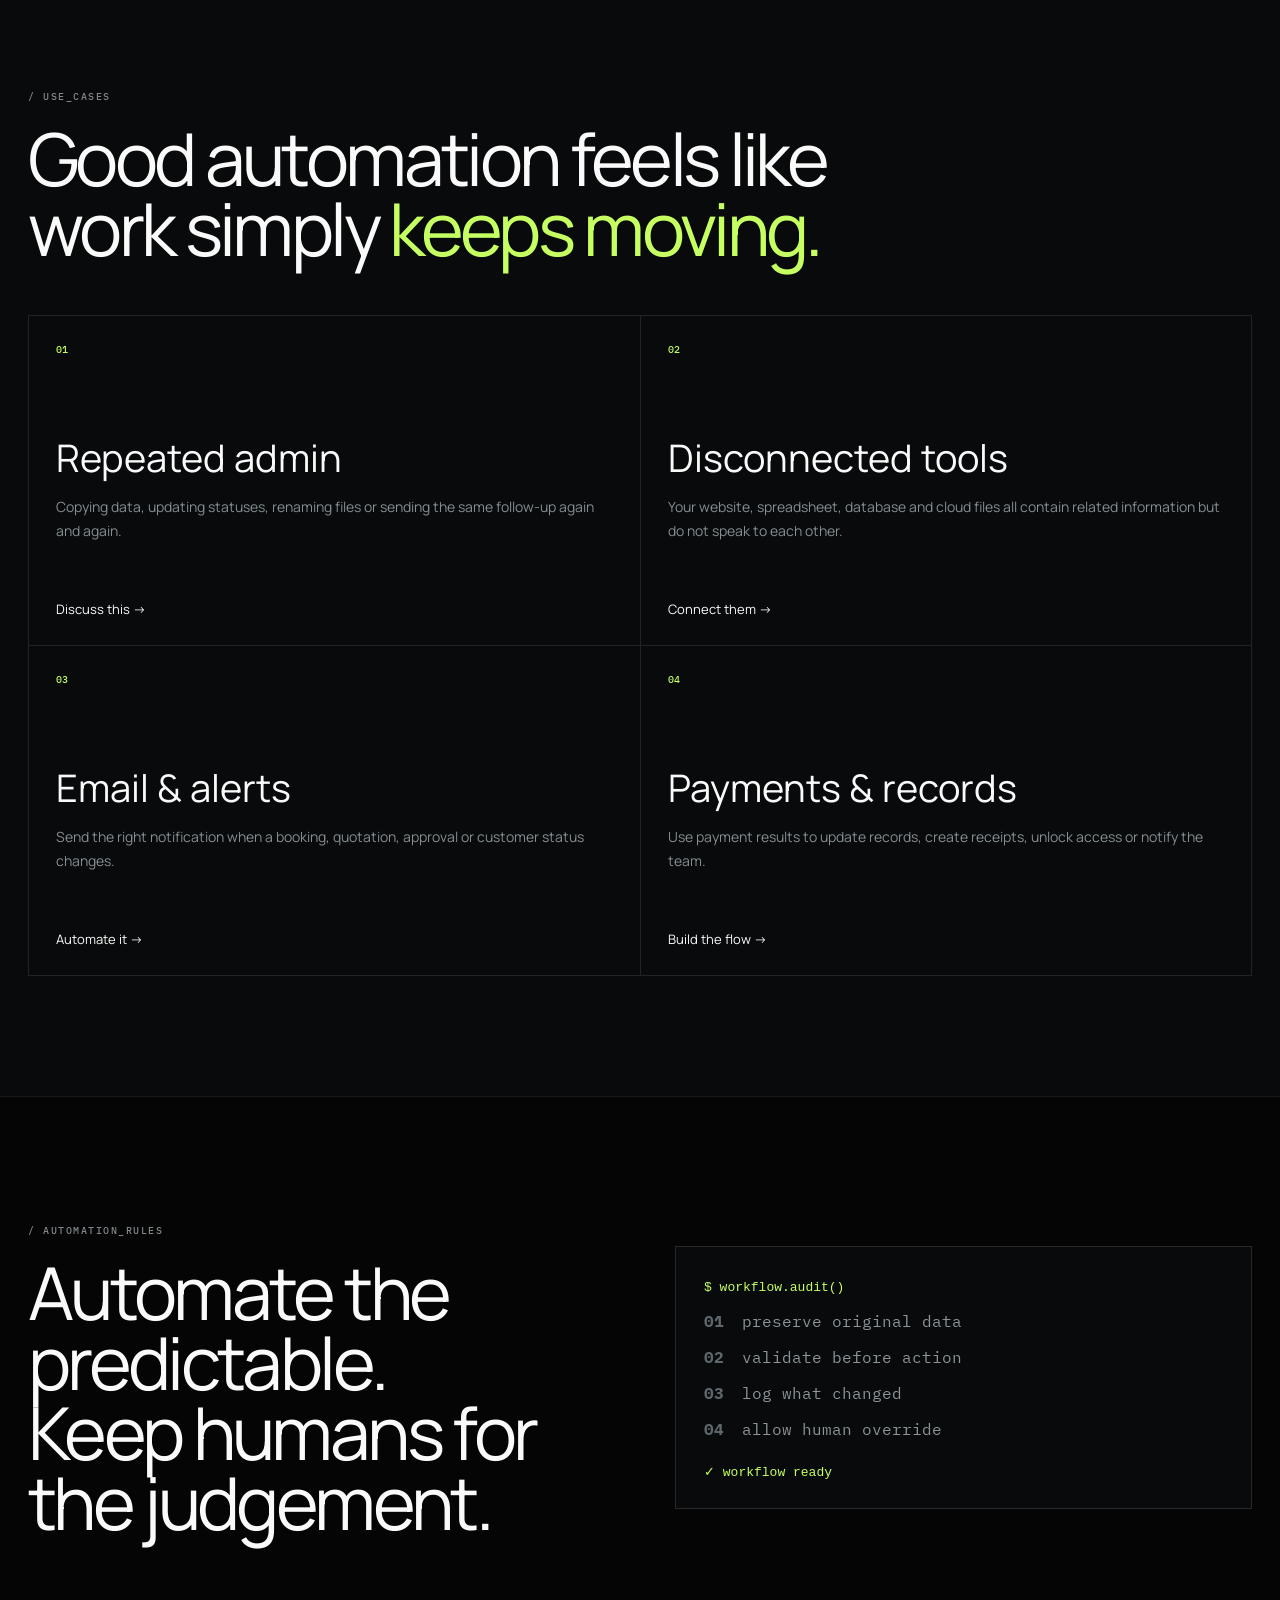
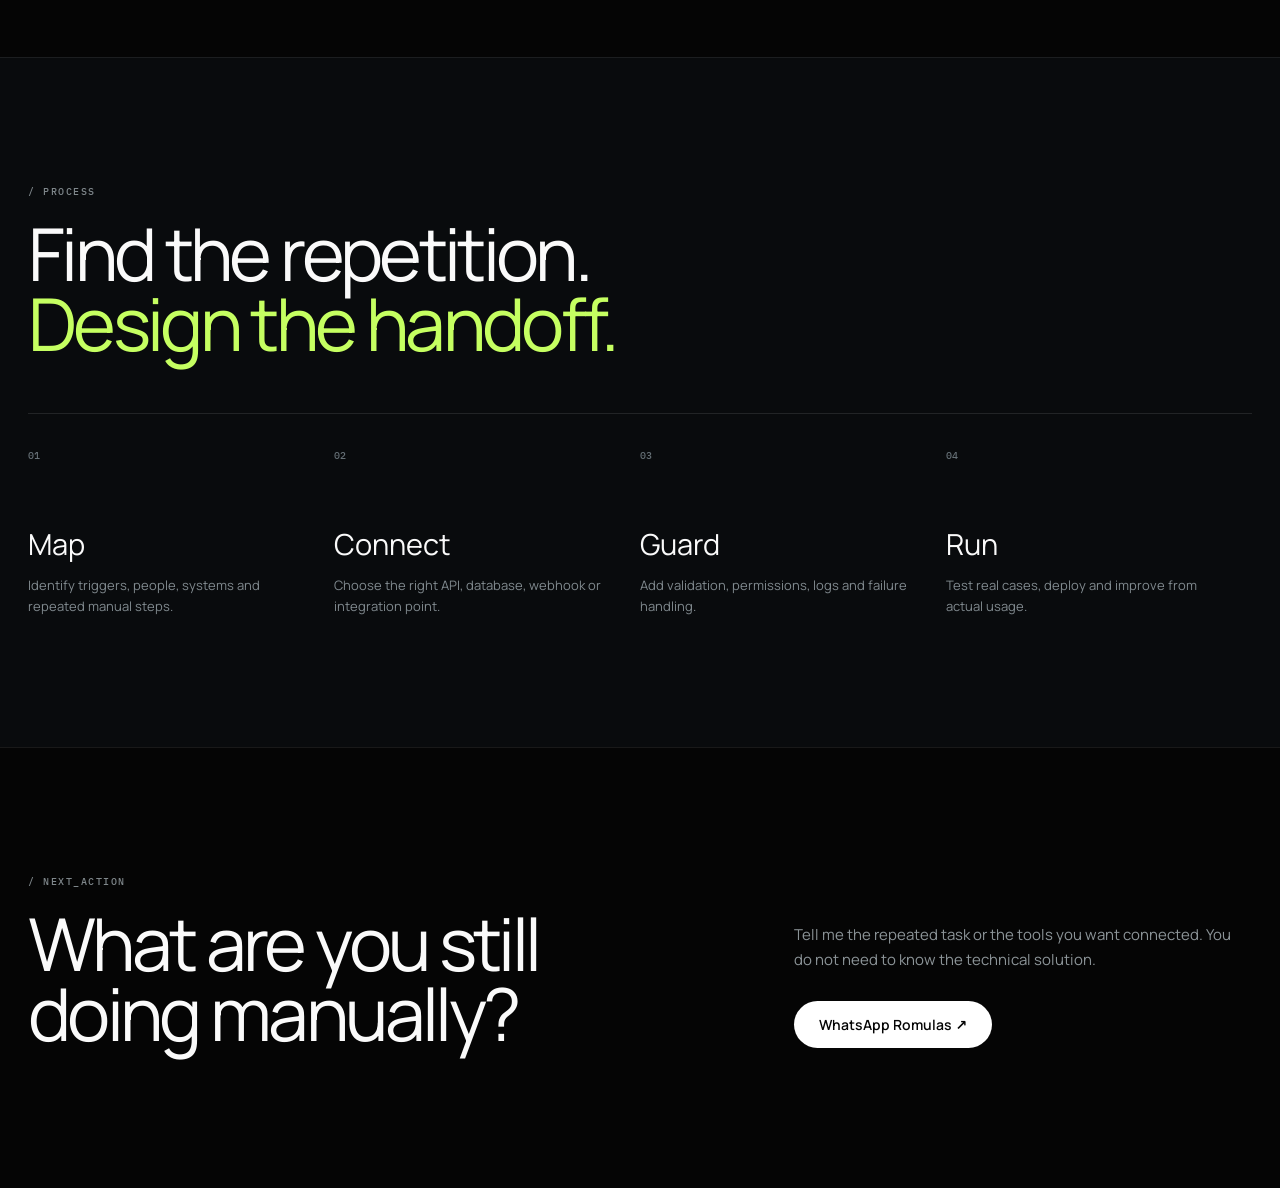
<file: automation/index.html>
<!doctype html>
<html lang="en">
<head>
  <meta charset="utf-8">
  <meta name="viewport" content="width=device-width,initial-scale=1,viewport-fit=cover">
  <meta name="theme-color" content="#050505">
  <meta name="description" content="ROMULAS Automation & Integration — connect tools, remove repetitive work and keep business workflows moving automatically.">
  <title>ROMULAS — Automation & Integration</title>
  <link rel="preconnect" href="https://fonts.googleapis.com">
  <link rel="preconnect" href="https://fonts.gstatic.com" crossorigin>
  <link href="https://fonts.googleapis.com/css2?family=Manrope:wght@400;500;600;700&family=IBM+Plex+Mono:wght@400;500&display=swap" rel="stylesheet">
  <link rel="stylesheet" href="./styles.css">
</head>
<body>
<header class="topbar">
  <a class="brand" href="../" aria-label="ROMULAS Home">
    <svg viewBox="0 0 31.5 48.5" aria-hidden="true">
      <defs><linearGradient id="g" x1="8" y1="0" x2="34.1" y2="28.9"><stop offset="0" stop-color="#a8a8a8"/><stop offset=".38" stop-color="#444"/><stop offset=".72" stop-color="#aaa"/><stop offset="1" stop-color="#ddd"/></linearGradient></defs>
      <path d="M21.5 0 L21.5 19.5 L31.5 19.5 L31.5 29 L10 48.5 L10 28.5 L0.5 28.5 L0.5 18.5 Z" fill="url(#g)"/>
      <rect x=".5" y="18.5" width="9" height="10" fill="#fff"/><rect x="22" y="19.5" width="9.5" height="9.5" fill="#fff"/>
    </svg>
  </a>
  <nav class="desktop-nav">
    <a href="../">Home</a>
    <a class="active" href="../digital-solutions/">Digital Solutions</a>
    <a href="../muay-thai/">Muay Thai</a>
    <a href="../work/">Portfolio</a>
    <a href="../about/">About</a>
  </nav>
  <a class="nav-pill" href="https://wa.me/6581705022?text=Hi%20Romulas%2C%20I%20came%20from%20your%20Automation%20%26%20Integration%20page.%20I%20would%20like%20to%20automate%20or%20connect%20a%20workflow.%20The%20tools%20/%20repeated%20task%20I%20need%20help%20with%20are%3A%20" target="_blank" rel="noopener">Let's Build</a>
  <button class="burger" type="button" aria-label="Open menu" aria-expanded="false"><i></i><i></i></button>
</header>

<div class="mobile-menu" aria-hidden="true">
  <span>MENU</span>
  <a href="../">Home</a>
  <a class="active" href="../digital-solutions/">Digital Solutions</a>
  <a href="../muay-thai/">Muay Thai</a>
  <a href="../work/">Portfolio</a>
  <a href="../about/">About</a>
  <a class="menu-pill" href="https://wa.me/6581705022?text=Hi%20Romulas%2C%20I%20came%20from%20your%20Automation%20%26%20Integration%20page.%20I%20would%20like%20to%20automate%20or%20connect%20a%20workflow.%20The%20tools%20/%20repeated%20task%20I%20need%20help%20with%20are%3A%20" target="_blank" rel="noopener">Let's Build</a>
</div>

<main>
  <section class="hero">
    <div class="network" aria-hidden="true">
      <svg viewBox="0 0 1600 900" preserveAspectRatio="xMidYMid slice">
        <g class="paths">
          <path id="p1" d="M880 220 C1080 120 1320 160 1500 300"/>
          <path id="p2" d="M860 300 C1100 300 1280 380 1490 510"/>
          <path id="p3" d="M820 410 C1040 480 1190 610 1450 690"/>
          <path id="p4" d="M740 500 C970 650 1170 720 1380 810"/>
        </g>
        <g class="nodes">
          <circle cx="930" cy="195" r="6"/><circle cx="1180" cy="170" r="6"/><circle cx="1450" cy="275" r="6"/>
          <circle cx="1030" cy="345" r="6"/><circle cx="1290" cy="425" r="6"/><circle cx="1450" cy="520" r="6"/>
          <circle cx="970" cy="520" r="6"/><circle cx="1180" cy="635" r="6"/><circle cx="1410" cy="710" r="6"/>
        </g>
        <circle class="packet a" r="5"><animateMotion dur="5s" repeatCount="indefinite"><mpath href="#p1"/></animateMotion></circle>
        <circle class="packet b" r="5"><animateMotion dur="6.4s" repeatCount="indefinite"><mpath href="#p2"/></animateMotion></circle>
        <circle class="packet c" r="5"><animateMotion dur="7.2s" repeatCount="indefinite"><mpath href="#p3"/></animateMotion></circle>
        <circle class="packet d" r="5"><animateMotion dur="8s" repeatCount="indefinite"><mpath href="#p4"/></animateMotion></circle>
      </svg>
      <div class="integration-box ib1"><b>EMAIL</b><span>send / receive</span></div>
      <div class="integration-box ib2"><b>CLOUD</b><span>files / sync</span></div>
      <div class="integration-box ib3"><b>PAYMENT</b><span>status / receipt</span></div>
      <div class="integration-box ib4"><b>DATABASE</b><span>record / update</span></div>
      <div class="core"><span>AUTOMATION</span><b>WORKFLOW ENGINE</b></div>
    </div>

    <div class="hero-copy">
      <p class="eyebrow">AUTOMATION / INTEGRATION</p>
      <h1><span>Connect the tools.</span><span>Remove the repetition.</span></h1>
      <p class="sub">Build workflows that move information, trigger actions and keep your team from repeating work that software can handle.</p>
      <div class="hero-actions">
        <a class="pill" href="https://wa.me/6581705022?text=Hi%20Romulas%2C%20I%20came%20from%20your%20Automation%20%26%20Integration%20page.%20I%20would%20like%20to%20automate%20or%20connect%20a%20workflow.%20The%20tools%20/%20repeated%20task%20I%20need%20help%20with%20are%3A%20" target="_blank" rel="noopener">Map My Workflow</a>
        <a class="ghost" href="#architecture">View the Flow →</a>
      </div>
    </div>

    <div class="integration-strip">
      <div><i>01</i><b>EMAIL</b></div>
      <div><i>02</i><b>CLOUD STORAGE</b></div>
      <div><i>03</i><b>PAYMENTS</b></div>
      <div><i>04</i><b>DATABASE</b></div>
    </div>
  </section>

  <section class="architecture" id="architecture">
    <div class="shell">
      <div class="section-head reveal">
        <span>/ WORKFLOW_ARCHITECTURE</span>
        <h2>The useful part is what happens <em>between</em> your tools.</h2>
        <p>A form submission, new payment, uploaded document or status change can become the trigger for the next business action.</p>
      </div>
      <div class="flow-map reveal">
        <div class="flow-node"><small>TRIGGER</small><strong>Website Form</strong></div><i>→</i>
        <div class="flow-node"><small>DATA</small><strong>Create Client</strong></div><i>→</i>
        <div class="flow-node"><small>ACTION</small><strong>Send Email</strong></div><i>→</i>
        <div class="flow-node"><small>TEAM</small><strong>Create Task</strong></div><i>→</i>
        <div class="flow-node final"><small>RESULT</small><strong>Nothing Forgotten</strong></div>
      </div>
    </div>
  </section>

  <section class="uses">
    <div class="shell">
      <div class="section-head reveal">
        <span>/ USE_CASES</span>
        <h2>Good automation feels like work simply <em>keeps moving.</em></h2>
      </div>
      <div class="use-grid">
        <a class="use reveal" href="https://wa.me/6581705022?text=Hi%20Romulas%2C%20I%20came%20from%20your%20Automation%20%26%20Integration%20page.%20I%20want%20to%20reduce%20repetitive%20admin%20work.%20The%20task%20we%20repeat%20is%3A%20" target="_blank" rel="noopener"><b>01</b><h3>Repeated admin</h3><p>Copying data, updating statuses, renaming files or sending the same follow-up again and again.</p><span>Discuss this →</span></a>
        <a class="use reveal" href="https://wa.me/6581705022?text=Hi%20Romulas%2C%20I%20came%20from%20your%20Automation%20%26%20Integration%20page.%20I%20need%20to%20connect%20different%20tools%20/%20systems.%20The%20tools%20are%3A%20" target="_blank" rel="noopener"><b>02</b><h3>Disconnected tools</h3><p>Your website, spreadsheet, database and cloud files all contain related information but do not speak to each other.</p><span>Connect them →</span></a>
        <a class="use reveal" href="https://wa.me/6581705022?text=Hi%20Romulas%2C%20I%20came%20from%20your%20Automation%20%26%20Integration%20page.%20I%20need%20email%20/%20notification%20automation.%20The%20current%20workflow%20is%3A%20" target="_blank" rel="noopener"><b>03</b><h3>Email & alerts</h3><p>Send the right notification when a booking, quotation, approval or customer status changes.</p><span>Automate it →</span></a>
        <a class="use reveal" href="https://wa.me/6581705022?text=Hi%20Romulas%2C%20I%20came%20from%20your%20Automation%20%26%20Integration%20page.%20I%20need%20payment%20/%20booking%20/%20database%20automation.%20The%20workflow%20is%3A%20" target="_blank" rel="noopener"><b>04</b><h3>Payments & records</h3><p>Use payment results to update records, create receipts, unlock access or notify the team.</p><span>Build the flow →</span></a>
      </div>
    </div>
  </section>

  <section class="principles">
    <div class="shell principles-layout">
      <div class="reveal"><span class="section-tag">/ AUTOMATION_RULES</span><h2>Automate the predictable.<br>Keep humans for the judgement.</h2></div>
      <div class="terminal reveal"><code>$ workflow.audit()</code><p><b>01</b> preserve original data</p><p><b>02</b> validate before action</p><p><b>03</b> log what changed</p><p><b>04</b> allow human override</p><code class="ok">✓ workflow ready</code></div>
    </div>
  </section>

  <section class="process">
    <div class="shell">
      <div class="section-head reveal"><span>/ PROCESS</span><h2>Find the repetition.<br><em>Design the handoff.</em></h2></div>
      <div class="process-grid">
        <article class="reveal"><b>01</b><h3>Map</h3><p>Identify triggers, people, systems and repeated manual steps.</p></article>
        <article class="reveal"><b>02</b><h3>Connect</h3><p>Choose the right API, database, webhook or integration point.</p></article>
        <article class="reveal"><b>03</b><h3>Guard</h3><p>Add validation, permissions, logs and failure handling.</p></article>
        <article class="reveal"><b>04</b><h3>Run</h3><p>Test real cases, deploy and improve from actual usage.</p></article>
      </div>
    </div>
  </section>

  <section class="final-cta">
    <div class="shell final-layout reveal">
      <div><span>/ NEXT_ACTION</span><h2>What are you still doing manually?</h2></div>
      <div><p>Tell me the repeated task or the tools you want connected. You do not need to know the technical solution.</p><a class="pill" href="https://wa.me/6581705022?text=Hi%20Romulas%2C%20I%20came%20from%20your%20Automation%20%26%20Integration%20page.%20I%20would%20like%20to%20automate%20or%20connect%20a%20workflow.%20The%20tools%20/%20repeated%20task%20I%20need%20help%20with%20are%3A%20" target="_blank" rel="noopener">WhatsApp Romulas ↗</a></div>
    </div>
  </section>
</main>
<script src="./main.js"></script>
</body>
</html>
</file>
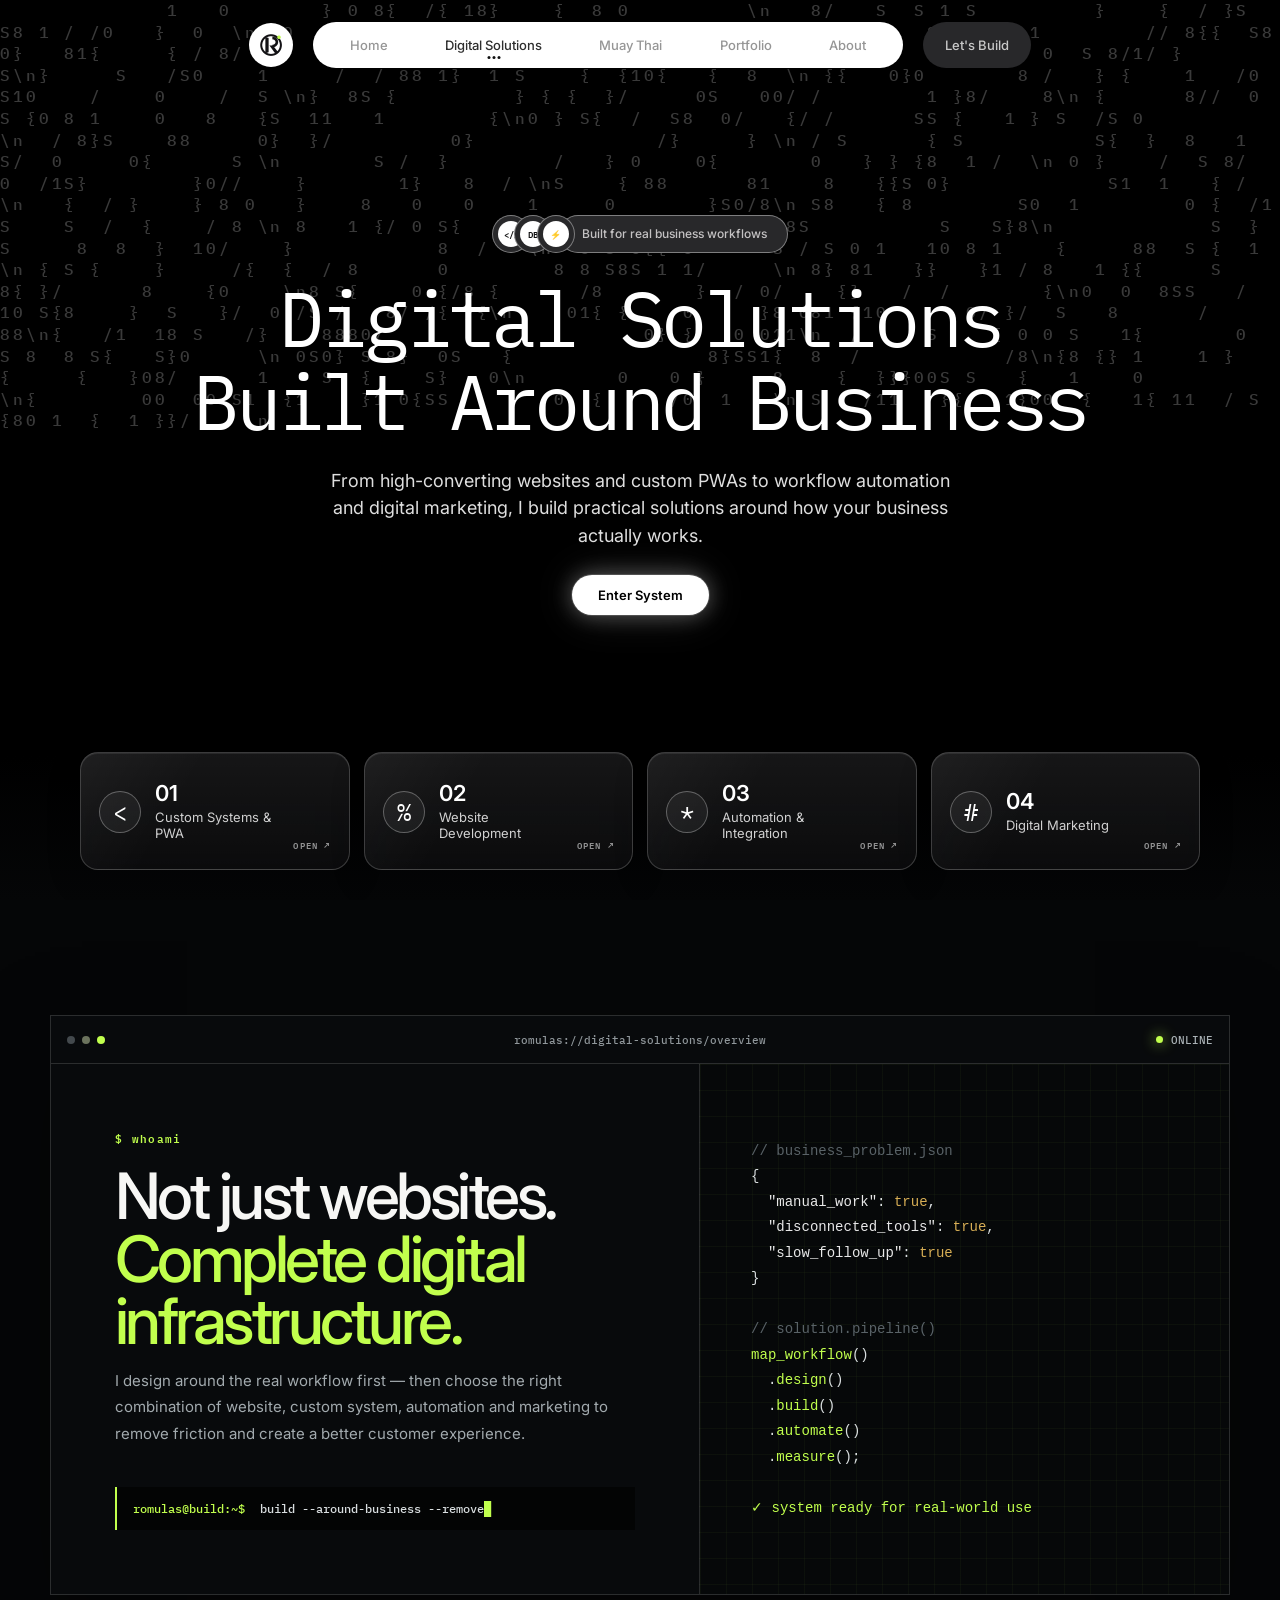
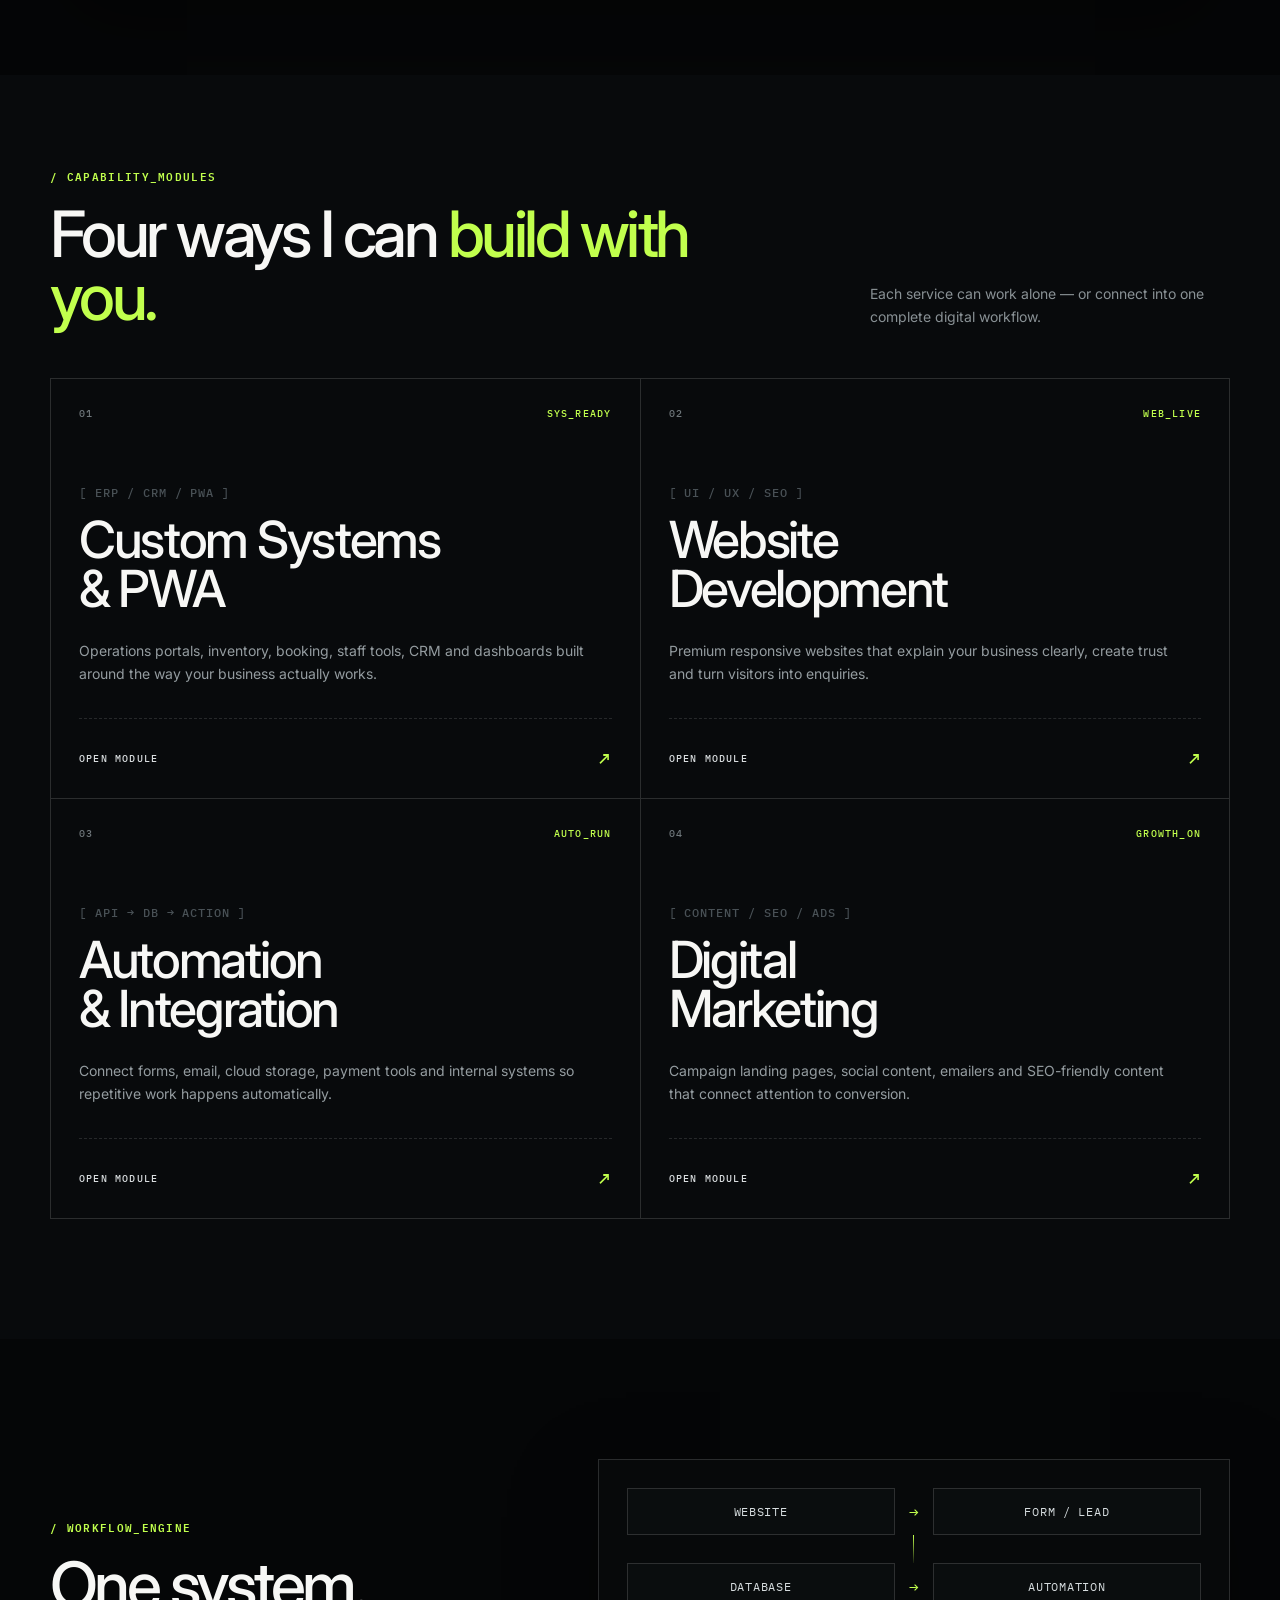
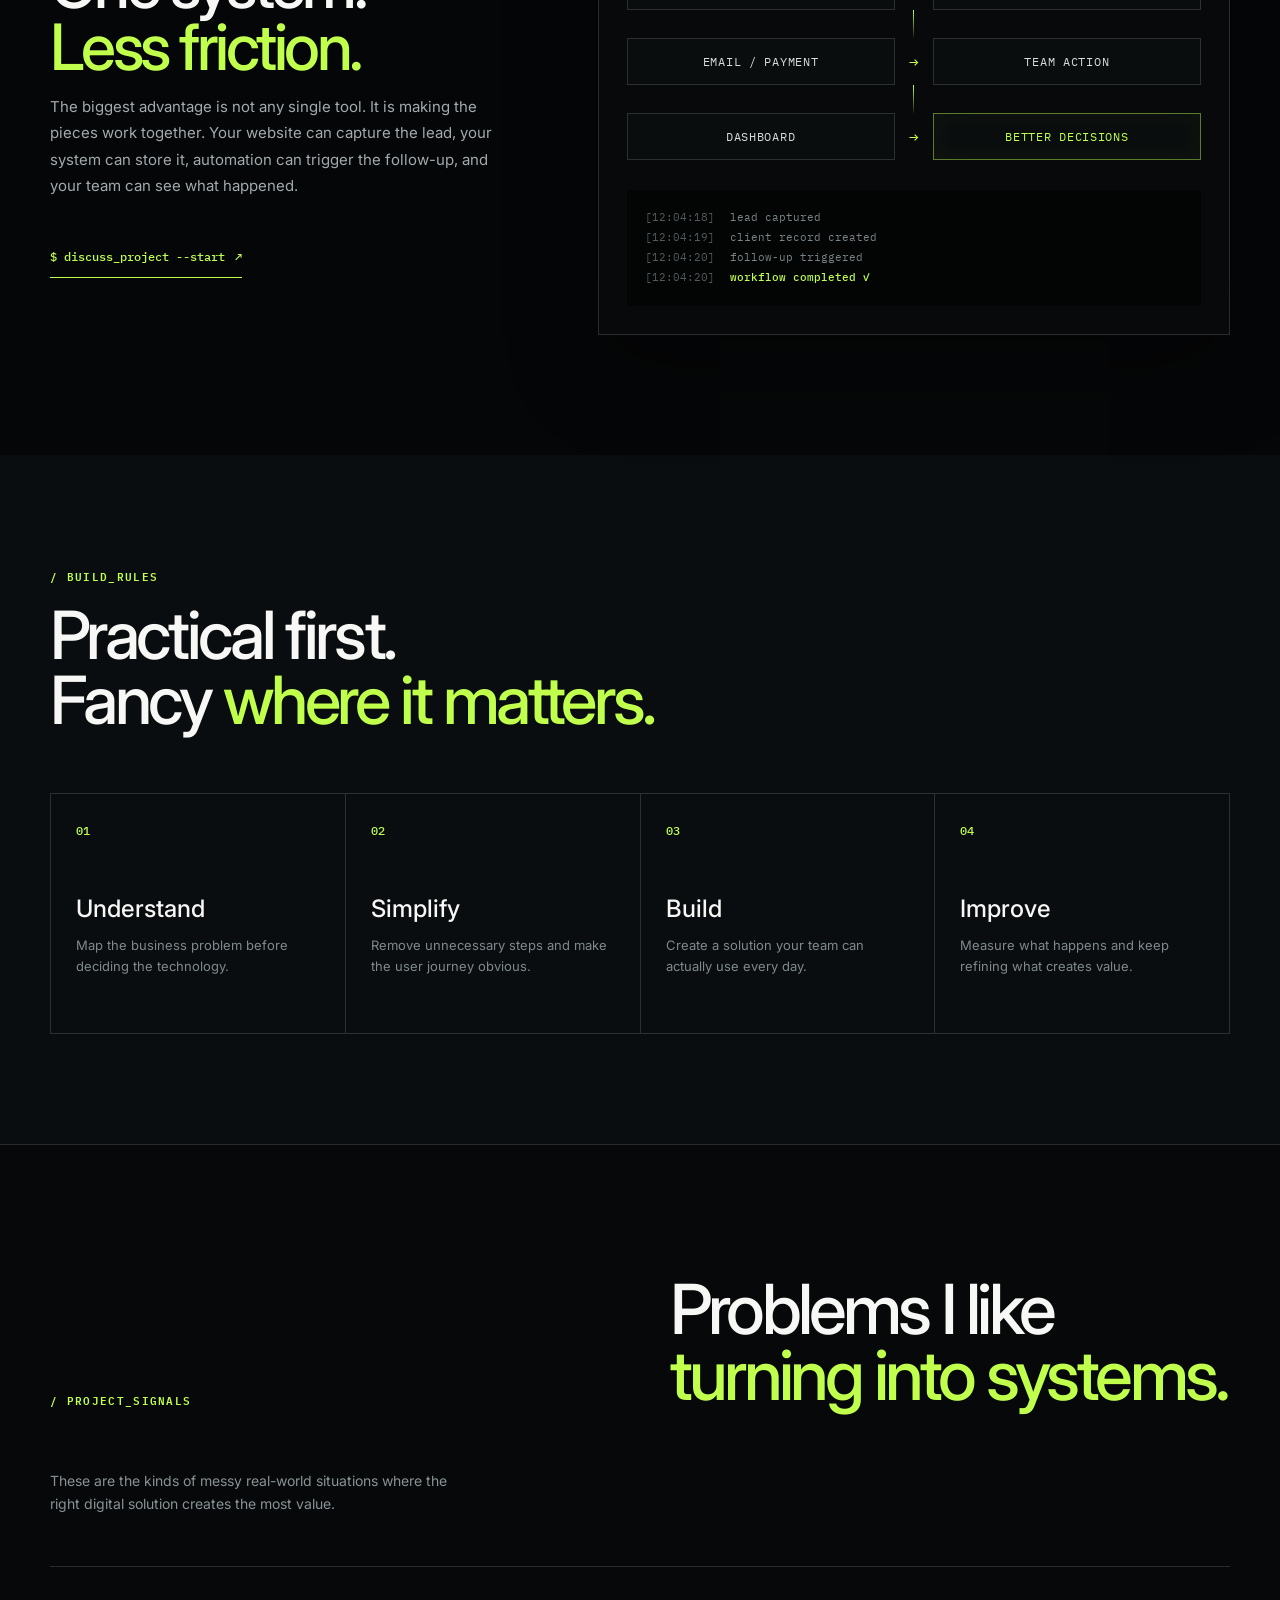
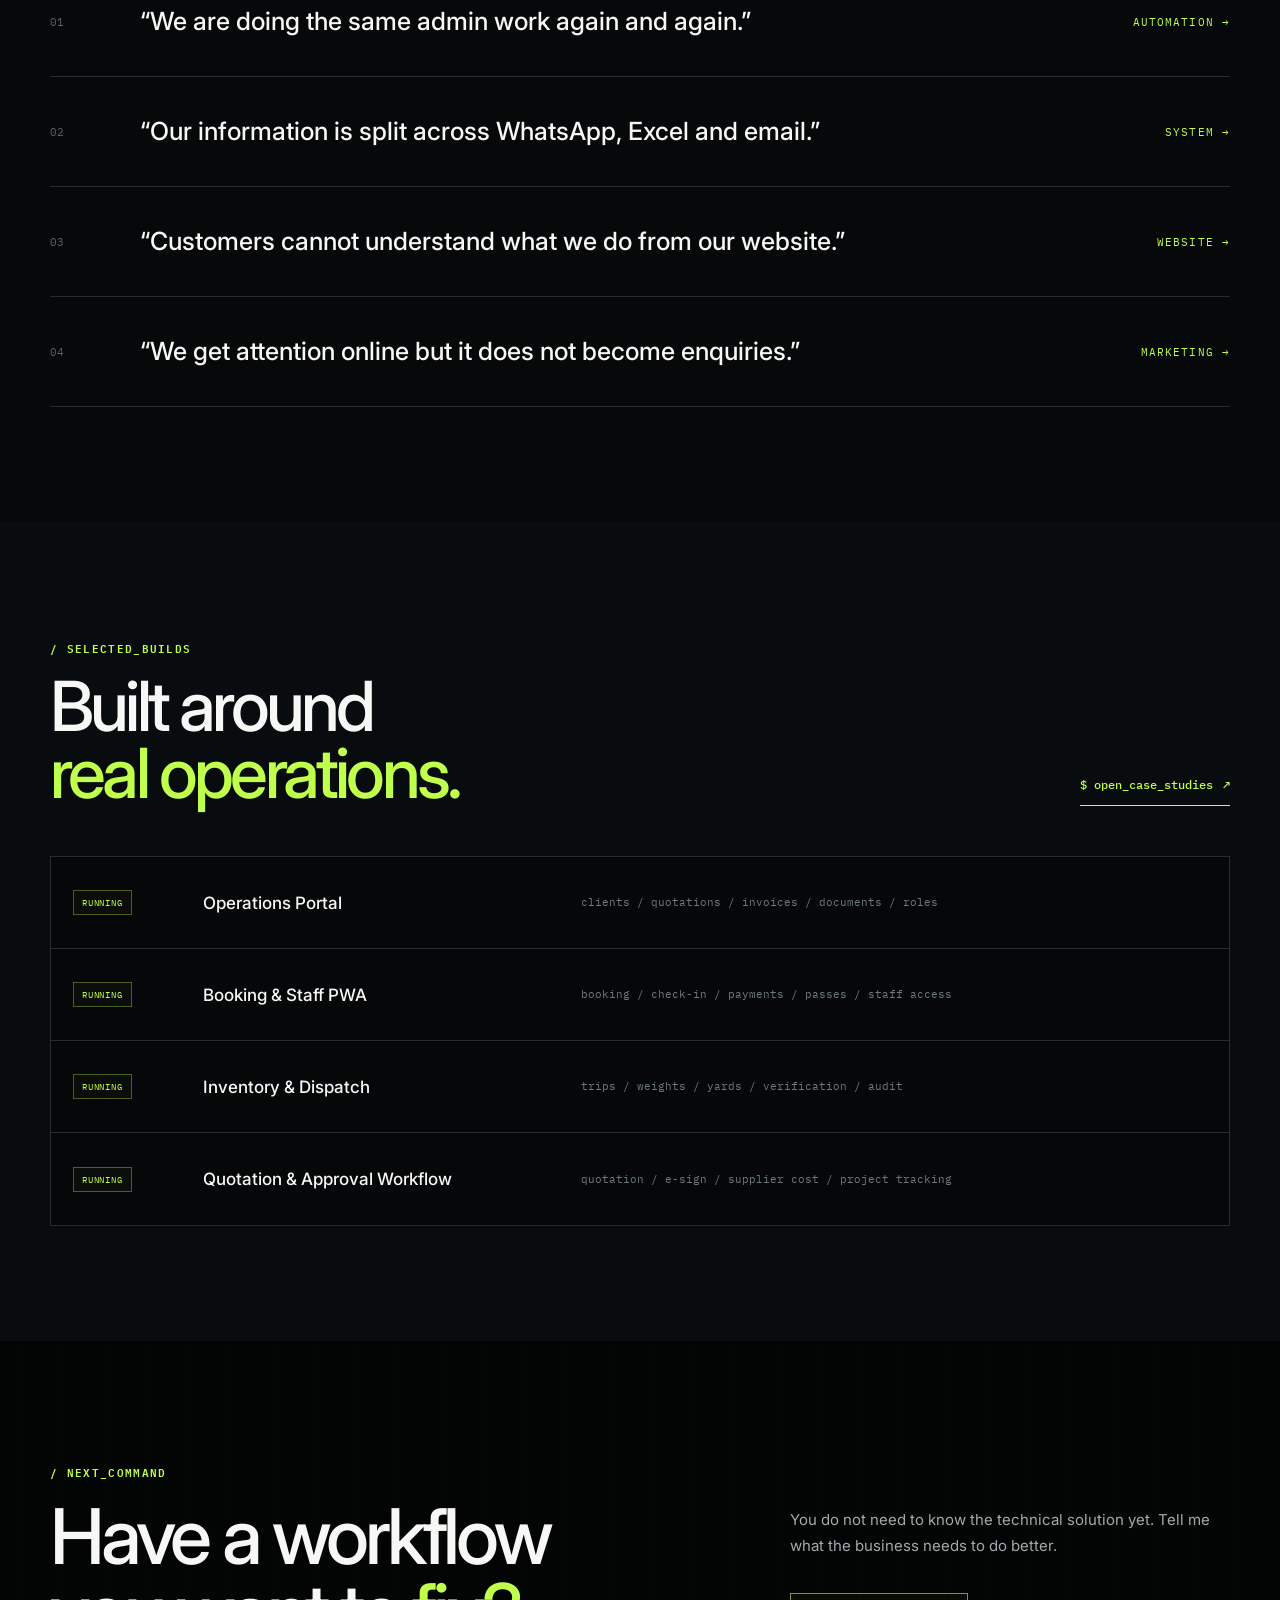
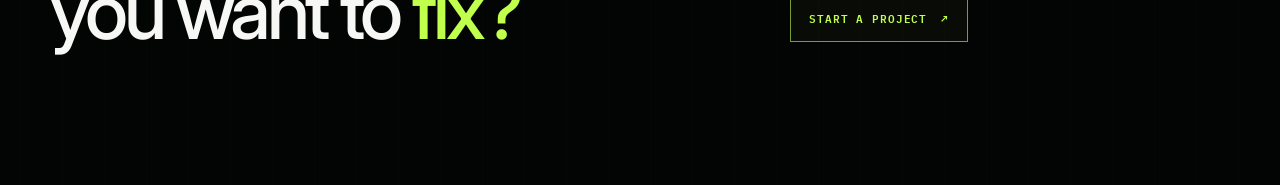
<file: digital-solutions/index.html>
<!doctype html>
<html lang="en">
<head>
  <meta charset="utf-8" />
  <meta name="viewport" content="width=device-width,initial-scale=1,viewport-fit=cover" />
  <meta name="theme-color" content="#050607" />
  <meta name="description" content="ROMULAS Digital Solutions — websites, custom systems, automation and digital marketing built around real business workflows." />
  <title>ROMULAS — Digital Solutions</title>

  <link rel="preconnect" href="https://fonts.googleapis.com" />
  <link rel="preconnect" href="https://fonts.gstatic.com" crossorigin />
  <link href="https://fonts.googleapis.com/css2?family=Inter:wght@400;500;600&family=IBM+Plex+Mono:wght@400;500;600&display=swap" rel="stylesheet" />
  <link href="https://db.onlinewebfonts.com/c/8cb707a9b8a73f8a7403336b861c3074?family=BubbledotICG-FinePos" rel="stylesheet" />
  <link rel="stylesheet" href="./styles.css" />
</head>
<body>
  <header class="header">
    <div class="header-inner">
      <a class="logo-button" href="../" aria-label="ROMULAS Home">
        <img src="./assets/logo.webp" alt="" width="52" height="52" />
      </a>
      <nav class="nav-pill desktop-nav" aria-label="Primary navigation">
        <a href="../">Home</a>
        <a class="active" href="./">Digital Solutions</a>
        <a href="../muay-thai/">Muay Thai</a>
        <a href="../work/">Portfolio</a>
        <a href="../about/">About</a>
      </nav>
      <a class="talk-pill desktop-talk" href="https://wa.me/6581705022?text=Hi%20Romulas%2C%20I%20came%20from%20your%20Digital%20Solutions%20page.%20I%20would%20like%20to%20discuss%20a%20digital%20solution.%20My%20business%20needs%20help%20with%3A%20" target="_blank" rel="noopener">Let&#39;s Build</a>
      <button class="burger" type="button" aria-label="Open menu" aria-expanded="false" aria-controls="mobile-menu">
        <span></span><span></span><span></span>
      </button>
    </div>
  </header>

  <main>
    <!-- HERO: keep the V1 experience -->
    <section class="hero" id="top">
      <div class="bg" aria-hidden="true">
        <video class="bg-video" autoplay muted loop playsinline>
          <source
            src="https://d8j0ntlcm91z4.cloudfront.net/user_38xzZboKViGWJOttwIXH07lWA1P/hf_20260809_012548_ef22562c-c0ae-4816-ad9d-f8922af4e6a7.mp4"
            type="video/mp4"
          />
        </video>
        <div class="binary-overlay" id="binary-overlay"></div>
      </div>

      <div class="hero-inner">
        <div class="trust-row anim" style="--d:.05s">
          <div class="avatar-stack" aria-hidden="true">
            <span class="trust-avatar a1"><span>&lt;/&gt;</span></span>
            <span class="trust-avatar a2"><span>DB</span></span>
            <span class="trust-avatar a3"><span>⚡</span></span>
          </div>
          <div class="trust-pill">Built for real business workflows</div>
        </div>

        <h1 class="headline anim" aria-label="Digital Solutions Built Around Business">
          <span>Digital Solutions</span>
          <span>Built Around Business</span>
        </h1>

        <p class="subhead anim" style="--d:.28s">
          From high-converting websites and custom PWAs to workflow automation and digital marketing,
          I build practical solutions around how your business actually works.
        </p>

        <a class="hero-cta anim" style="--d:.4s" href="#system">
          Enter System
        </a>
      </div>

      <div class="hero-services" aria-label="Digital solution categories">
        <a class="service-mini anim" style="--d:.5s" href="../systems/">
          <span class="mini-symbol">&lt;</span>
          <span class="mini-copy"><b>01</b><small>Custom Systems &amp; PWA</small></span>
          <span class="mini-open">OPEN ↗</span>
        </a>
        <a class="service-mini anim" style="--d:.58s" href="../websites/">
          <span class="mini-symbol">%</span>
          <span class="mini-copy"><b>02</b><small>Website Development</small></span>
          <span class="mini-open">OPEN ↗</span>
        </a>
        <a class="service-mini anim" style="--d:.66s" href="../automation/">
          <span class="mini-symbol">*</span>
          <span class="mini-copy"><b>03</b><small>Automation &amp; Integration</small></span>
          <span class="mini-open">OPEN ↗</span>
        </a>
        <a class="service-mini anim" style="--d:.74s" href="../marketing/">
          <span class="mini-symbol">#</span>
          <span class="mini-copy"><b>04</b><small>Digital Marketing</small></span>
          <span class="mini-open">OPEN ↗</span>
        </a>
      </div>
    </section>

    <!-- SYSTEM INTRO -->
    <section class="terminal-section" id="system">
      <div class="section-shell">
        <div class="terminal-window reveal">
          <div class="terminal-bar">
            <div class="terminal-dots"><span></span><span></span><span></span></div>
            <div class="terminal-path">romulas://digital-solutions/overview</div>
            <div class="terminal-status"><span class="pulse-dot"></span> ONLINE</div>
          </div>
          <div class="terminal-grid">
            <div class="terminal-copy">
              <div class="terminal-kicker">$ whoami</div>
              <h2>Not just websites.<br><span>Complete digital infrastructure.</span></h2>
              <p>
                I design around the real workflow first — then choose the right combination of website,
                custom system, automation and marketing to remove friction and create a better customer experience.
              </p>
              <div class="terminal-command">
                <span class="prompt">romulas@build:~$</span>
                <span id="type-line"></span><span class="cursor">█</span>
              </div>
            </div>
            <div class="code-panel" aria-label="Example solution logic">
<pre><code><span class="c-muted">// business_problem.json</span>
{
  <span class="c-key">"manual_work"</span>: <span class="c-num">true</span>,
  <span class="c-key">"disconnected_tools"</span>: <span class="c-num">true</span>,
  <span class="c-key">"slow_follow_up"</span>: <span class="c-num">true</span>
}

<span class="c-muted">// solution.pipeline()</span>
<span class="c-fn">map_workflow</span>()
  .<span class="c-fn">design</span>()
  .<span class="c-fn">build</span>()
  .<span class="c-fn">automate</span>()
  .<span class="c-fn">measure</span>();

<span class="c-success">✓ system ready for real-world use</span></code></pre>
            </div>
          </div>
        </div>
      </div>
    </section>

    <!-- FOUR MODULES -->
    <section class="modules-section">
      <div class="section-shell">
        <div class="section-heading reveal">
          <div>
            <span class="eyebrow">/ CAPABILITY_MODULES</span>
            <h2>Four ways I can <span>build with you.</span></h2>
          </div>
          <p>Each service can work alone — or connect into one complete digital workflow.</p>
        </div>

        <div class="modules-grid">
          <a class="module-card reveal" href="../systems/">
            <div class="module-top">
              <span class="module-index">01</span>
              <span class="module-state">SYS_READY</span>
            </div>
            <div class="ascii-art">[ ERP / CRM / PWA ]</div>
            <h3>Custom Systems<br>&amp; PWA</h3>
            <p>Operations portals, inventory, booking, staff tools, CRM and dashboards built around the way your business actually works.</p>
            <div class="module-bottom"><span>OPEN MODULE</span><span>↗</span></div>
          </a>

          <a class="module-card reveal" href="../websites/">
            <div class="module-top">
              <span class="module-index">02</span>
              <span class="module-state">WEB_LIVE</span>
            </div>
            <div class="ascii-art">[ UI / UX / SEO ]</div>
            <h3>Website<br>Development</h3>
            <p>Premium responsive websites that explain your business clearly, create trust and turn visitors into enquiries.</p>
            <div class="module-bottom"><span>OPEN MODULE</span><span>↗</span></div>
          </a>

          <a class="module-card reveal" href="../automation/">
            <div class="module-top">
              <span class="module-index">03</span>
              <span class="module-state">AUTO_RUN</span>
            </div>
            <div class="ascii-art">[ API → DB → ACTION ]</div>
            <h3>Automation<br>&amp; Integration</h3>
            <p>Connect forms, email, cloud storage, payment tools and internal systems so repetitive work happens automatically.</p>
            <div class="module-bottom"><span>OPEN MODULE</span><span>↗</span></div>
          </a>

          <a class="module-card reveal" href="../marketing/">
            <div class="module-top">
              <span class="module-index">04</span>
              <span class="module-state">GROWTH_ON</span>
            </div>
            <div class="ascii-art">[ CONTENT / SEO / ADS ]</div>
            <h3>Digital<br>Marketing</h3>
            <p>Campaign landing pages, social content, emailers and SEO-friendly content that connect attention to conversion.</p>
            <div class="module-bottom"><span>OPEN MODULE</span><span>↗</span></div>
          </a>
        </div>
      </div>
    </section>

    <!-- WORKFLOW -->
    <section class="workflow-section">
      <div class="section-shell workflow-layout">
        <div class="workflow-copy reveal">
          <span class="eyebrow">/ WORKFLOW_ENGINE</span>
          <h2>One system.<br><span>Less friction.</span></h2>
          <p>
            The biggest advantage is not any single tool. It is making the pieces work together.
            Your website can capture the lead, your system can store it, automation can trigger the follow-up,
            and your team can see what happened.
          </p>
          <a class="code-link" href="https://wa.me/6581705022?text=Hi%20Romulas%2C%20I%20came%20from%20your%20Digital%20Solutions%20page.%20I%20would%20like%20to%20discuss%20a%20digital%20solution.%20My%20business%20needs%20help%20with%3A%20" target="_blank" rel="noopener">$ discuss_project --start <span>↗</span></a>
        </div>

        <div class="flow-console reveal">
          <div class="flow-row">
            <span class="flow-node">WEBSITE</span><span class="flow-arrow">→</span><span class="flow-node">FORM / LEAD</span>
          </div>
          <div class="flow-line"></div>
          <div class="flow-row">
            <span class="flow-node">DATABASE</span><span class="flow-arrow">→</span><span class="flow-node">AUTOMATION</span>
          </div>
          <div class="flow-line"></div>
          <div class="flow-row">
            <span class="flow-node">EMAIL / PAYMENT</span><span class="flow-arrow">→</span><span class="flow-node">TEAM ACTION</span>
          </div>
          <div class="flow-line"></div>
          <div class="flow-row final">
            <span class="flow-node">DASHBOARD</span><span class="flow-arrow">→</span><span class="flow-node">BETTER DECISIONS</span>
          </div>
          <div class="console-log">
            <span>[12:04:18]</span> lead captured<br>
            <span>[12:04:19]</span> client record created<br>
            <span>[12:04:20]</span> follow-up triggered<br>
            <span>[12:04:20]</span> <b>workflow completed ✓</b>
          </div>
        </div>
      </div>
    </section>

    <!-- PRINCIPLES -->
    <section class="principles-section">
      <div class="section-shell">
        <div class="principles-head reveal">
          <span class="eyebrow">/ BUILD_RULES</span>
          <h2>Practical first.<br>Fancy <span>where it matters.</span></h2>
        </div>
        <div class="principles-grid">
          <div class="principle reveal"><b>01</b><h3>Understand</h3><p>Map the business problem before deciding the technology.</p></div>
          <div class="principle reveal"><b>02</b><h3>Simplify</h3><p>Remove unnecessary steps and make the user journey obvious.</p></div>
          <div class="principle reveal"><b>03</b><h3>Build</h3><p>Create a solution your team can actually use every day.</p></div>
          <div class="principle reveal"><b>04</b><h3>Improve</h3><p>Measure what happens and keep refining what creates value.</p></div>
        </div>
      </div>
    </section>

    
    <!-- PROJECT SIGNALS -->
    <section class="signals-section">
      <div class="section-shell">
        <div class="signals-heading reveal">
          <span class="eyebrow">/ PROJECT_SIGNALS</span>
          <h2>Problems I like<br><span>turning into systems.</span></h2>
          <p>These are the kinds of messy real-world situations where the right digital solution creates the most value.</p>
        </div>

        <div class="signal-list">
          <div class="signal-row reveal">
            <span class="signal-no">01</span>
            <strong>“We are doing the same admin work again and again.”</strong>
            <span class="signal-route">AUTOMATION →</span>
          </div>
          <div class="signal-row reveal">
            <span class="signal-no">02</span>
            <strong>“Our information is split across WhatsApp, Excel and email.”</strong>
            <span class="signal-route">SYSTEM →</span>
          </div>
          <div class="signal-row reveal">
            <span class="signal-no">03</span>
            <strong>“Customers cannot understand what we do from our website.”</strong>
            <span class="signal-route">WEBSITE →</span>
          </div>
          <div class="signal-row reveal">
            <span class="signal-no">04</span>
            <strong>“We get attention online but it does not become enquiries.”</strong>
            <span class="signal-route">MARKETING →</span>
          </div>
        </div>
      </div>
    </section>

    <!-- SELECTED BUILD EXAMPLES -->
    <section class="builds-section">
      <div class="section-shell">
        <div class="builds-head reveal">
          <div>
            <span class="eyebrow">/ SELECTED_BUILDS</span>
            <h2>Built around<br><span>real operations.</span></h2>
          </div>
          <a class="code-link" href="../work/">$ open_case_studies <span>↗</span></a>
        </div>

        <div class="builds-console reveal">
          <div class="build-line">
            <span class="build-status">RUNNING</span>
            <b>Operations Portal</b>
            <span>clients / quotations / invoices / documents / roles</span>
          </div>
          <div class="build-line">
            <span class="build-status">RUNNING</span>
            <b>Booking & Staff PWA</b>
            <span>booking / check-in / payments / passes / staff access</span>
          </div>
          <div class="build-line">
            <span class="build-status">RUNNING</span>
            <b>Inventory & Dispatch</b>
            <span>trips / weights / yards / verification / audit</span>
          </div>
          <div class="build-line">
            <span class="build-status">RUNNING</span>
            <b>Quotation & Approval Workflow</b>
            <span>quotation / e-sign / supplier cost / project tracking</span>
          </div>
        </div>
      </div>
    </section>

    <!-- FINAL CTA -->
    <section class="final-cta">
      <div class="matrix-layer" aria-hidden="true"></div>
      <div class="section-shell final-inner reveal">
        <div>
          <span class="eyebrow">/ NEXT_COMMAND</span>
          <h2>Have a workflow<br>you want to <span>fix?</span></h2>
        </div>
        <div class="final-actions">
          <p>You do not need to know the technical solution yet. Tell me what the business needs to do better.</p>
          <a href="https://wa.me/6581705022?text=Hi%20Romulas%2C%20I%20came%20from%20your%20Digital%20Solutions%20page.%20I%20would%20like%20to%20discuss%20a%20digital%20solution.%20My%20business%20needs%20help%20with%3A%20" target="_blank" rel="noopener" class="final-button">START A PROJECT <span>↗</span></a>
        </div>
      </div>
    </section>
  </main>

  <div class="mobile-overlay" hidden></div>
  <div class="mobile-menu" id="mobile-menu" hidden>
    <nav aria-label="Mobile navigation">
      <a href="../">Home</a>
      <a class="active" href="./">Digital Solutions</a>
      <a href="../muay-thai/">Muay Thai</a>
      <a href="../work/">Portfolio</a>
      <a href="../about/">About</a>
      <a class="mobile-talk" href="https://wa.me/6581705022?text=Hi%20Romulas%2C%20I%20came%20from%20your%20Digital%20Solutions%20page.%20I%20would%20like%20to%20discuss%20a%20digital%20solution.%20My%20business%20needs%20help%20with%3A%20" target="_blank" rel="noopener">Let&#39;s Build</a>
    </nav>
  </div>

  <script src="./main.js"></script>
</body>
</html>
</file>
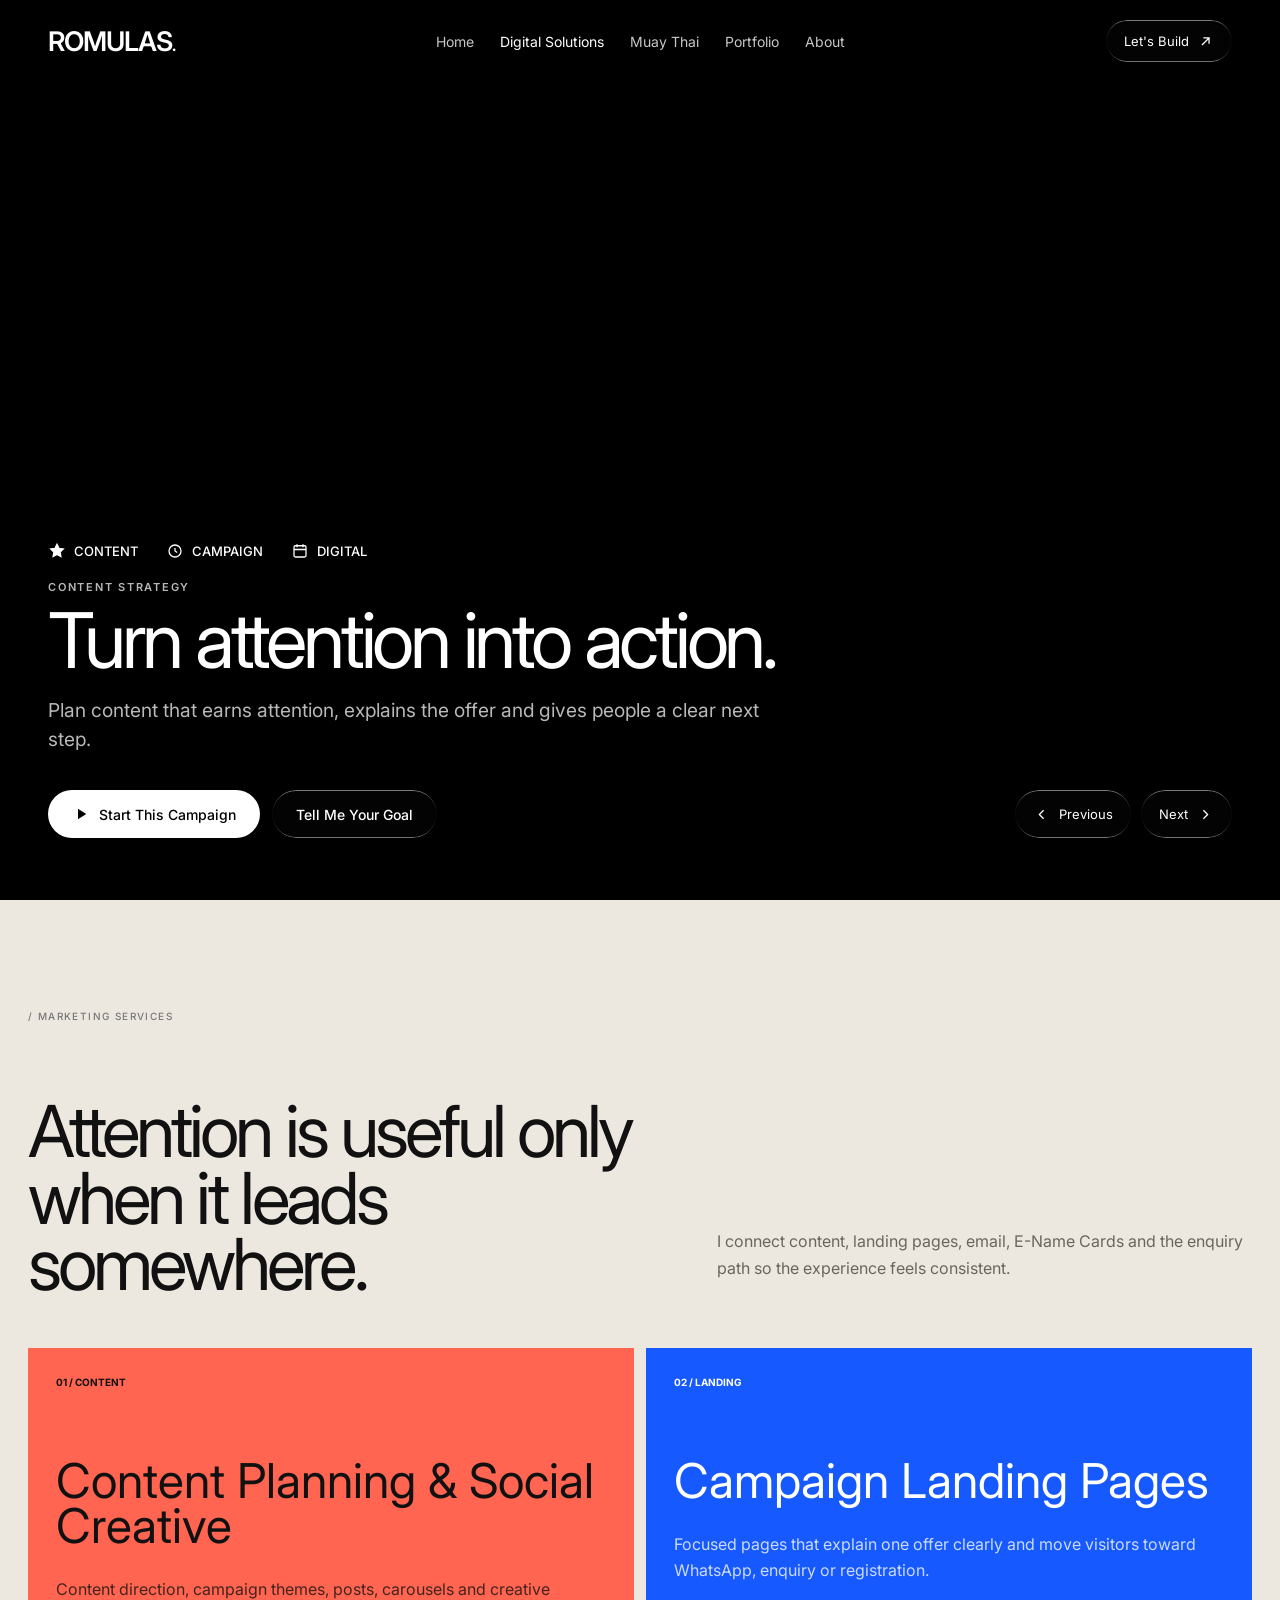
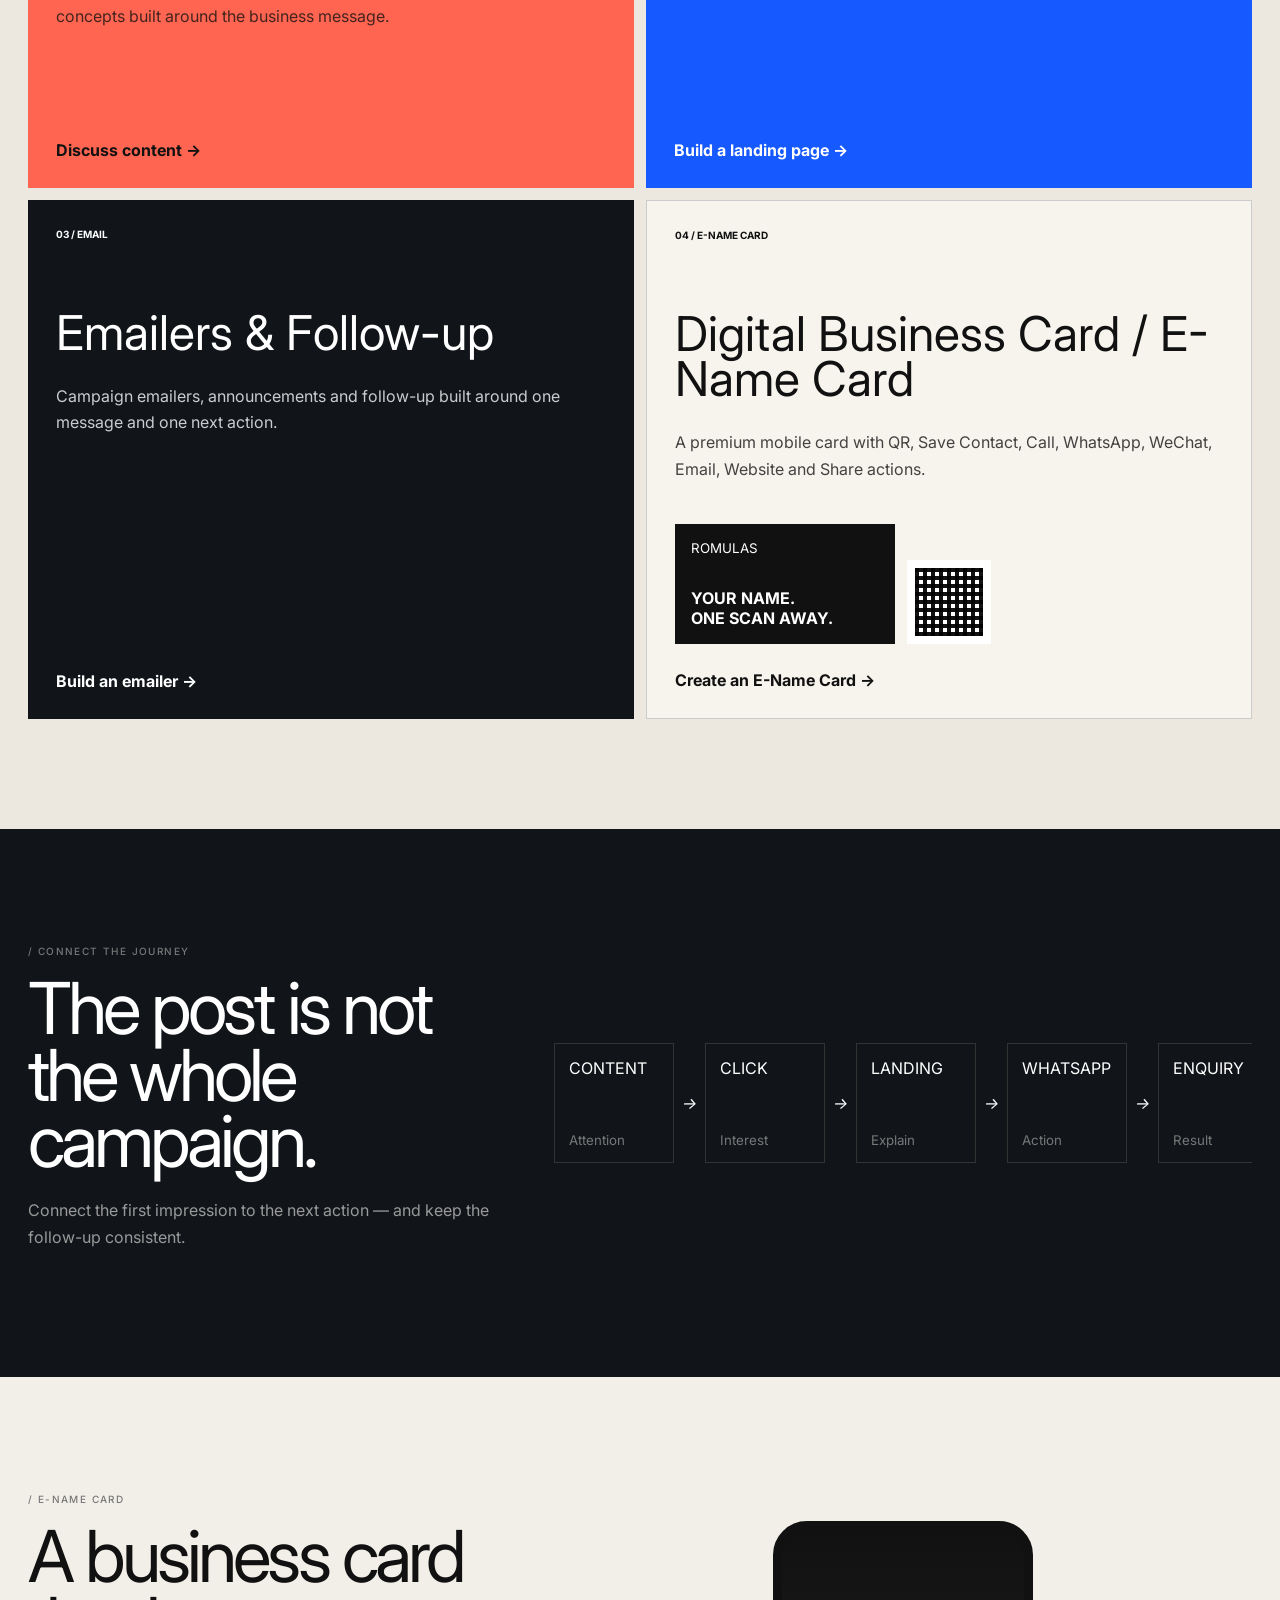
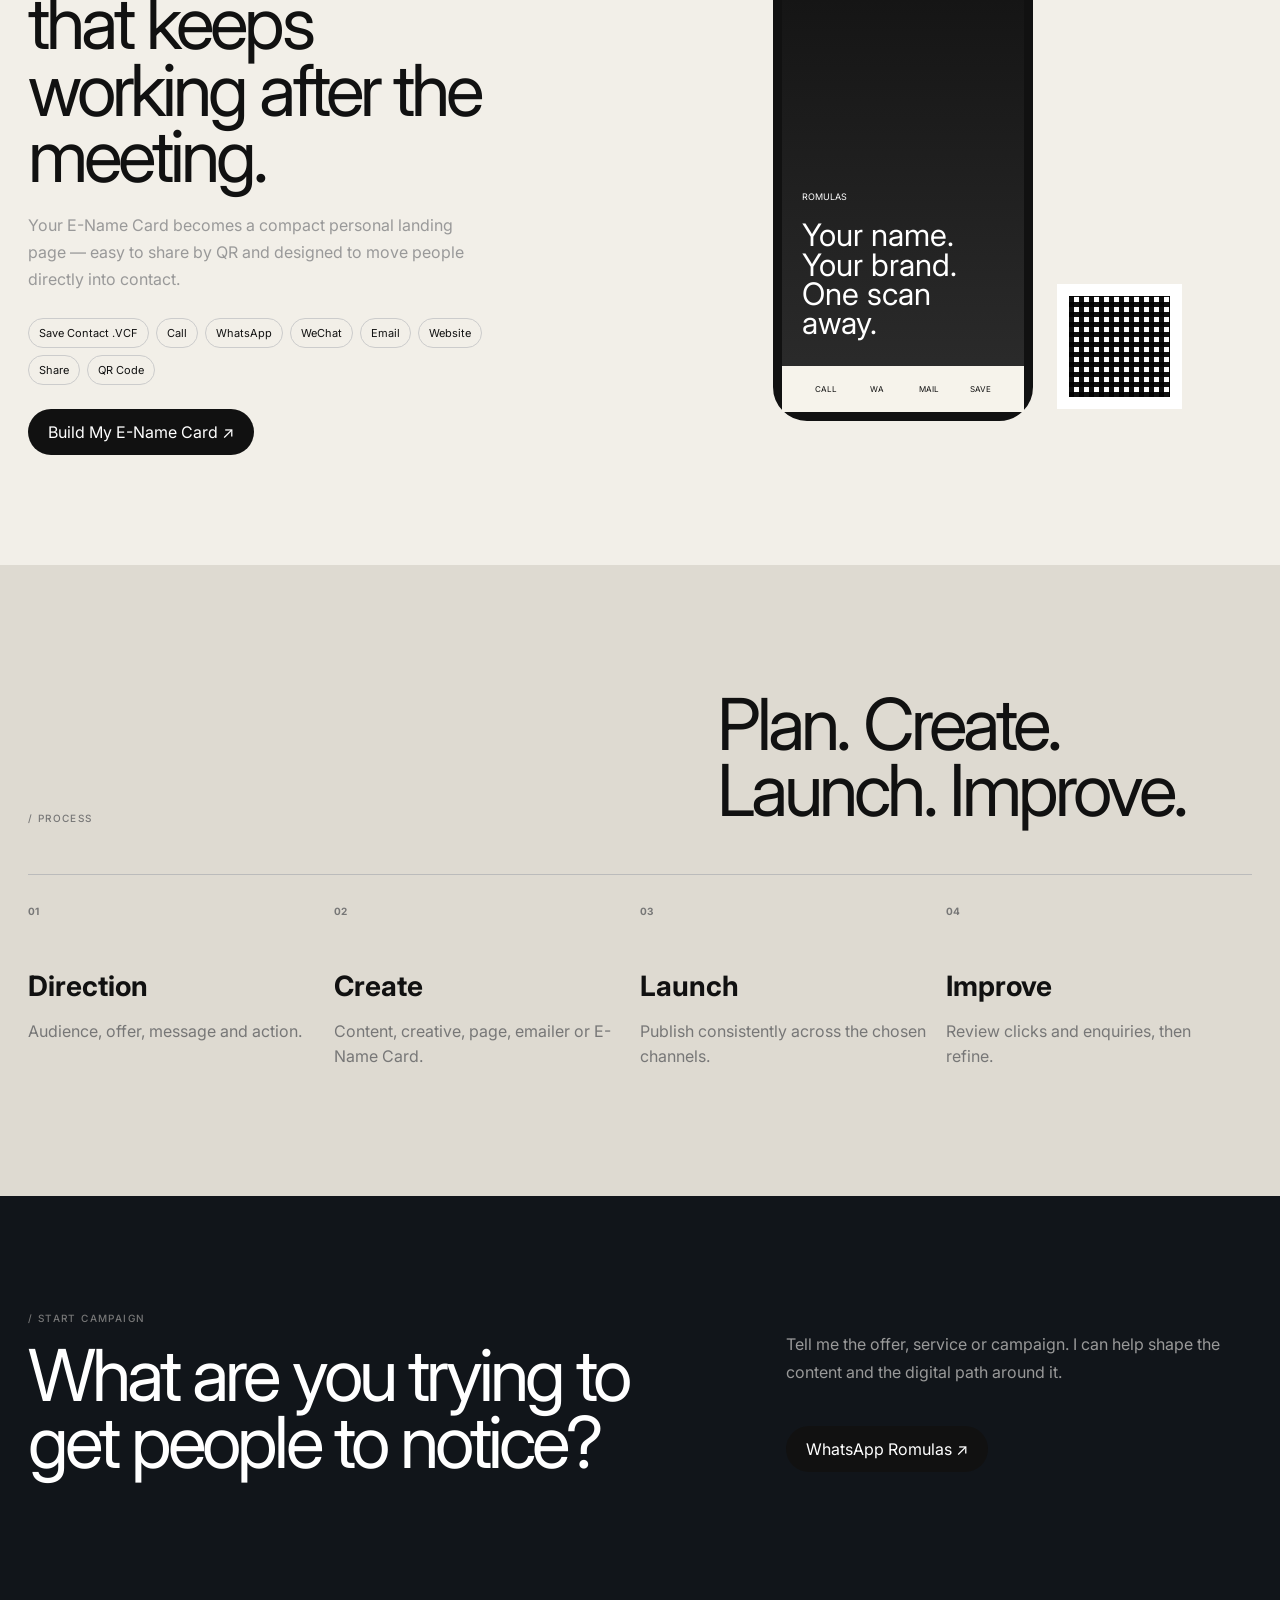
<file: marketing/index.html>
<!doctype html>
<html lang="en">
<head>
  <meta charset="utf-8">
  <meta name="viewport" content="width=device-width,initial-scale=1,viewport-fit=cover">
  <meta name="theme-color" content="#000000">
  <meta name="description" content="ROMULAS Digital Marketing — content, campaigns, landing pages and email designed to turn attention into action.">
  <title>ROMULAS — Digital Marketing</title>
  <link rel="preconnect" href="https://fonts.googleapis.com">
  <link rel="preconnect" href="https://fonts.gstatic.com" crossorigin>
  <link href="https://fonts.googleapis.com/css2?family=Inter:wght@300;400;500;600;700&display=swap" rel="stylesheet">
  <link rel="stylesheet" href="./styles.css">
</head>
<body>
  <div class="video-layer" aria-hidden="true">
    <video autoplay muted loop playsinline preload="auto">
      <source src="https://d8j0ntlcm91z4.cloudfront.net/user_38xzZboKViGWJOttwIXH07lWA1P/hf_20260406_094145_4a271a6c-3869-4f1c-8aa7-aeb0cb227994.mp4" type="video/mp4">
    </video>
  </div>
  <div class="bottom-blur" aria-hidden="true"></div>

  <div class="page">
    <header class="navbar">
      <a class="brand animate-blur-fade-up" style="animation-delay:0ms" href="../">ROMULAS<span>.</span></a>

      <nav class="desktop-nav">
        <a style="animation-delay:100ms" class="animate-blur-fade-up" href="../">Home</a>
        <a style="animation-delay:150ms" class="animate-blur-fade-up active" href="../digital-solutions/">Digital Solutions</a>
        <a style="animation-delay:200ms" class="animate-blur-fade-up" href="../muay-thai/">Muay Thai</a>
        <a style="animation-delay:250ms" class="animate-blur-fade-up" href="../work/">Portfolio</a>
        <a style="animation-delay:300ms" class="animate-blur-fade-up" href="../about/">About</a>
      </nav>

      <div class="right-nav">
        <a class="liquid-glass nav-contact animate-blur-fade-up" style="animation-delay:350ms"
           href="https://wa.me/6581705022?text=Hi%20Romulas%2C%20I%20came%20from%20your%20Digital%20Marketing%20page.%20I%20would%20like%20help%20with%20a%20digital%20marketing%20project.%20My%20business%20/%20campaign%20objective%20is%3A%20" target="_blank" rel="noopener">
          Let's Build
          <svg viewBox="0 0 24 24"><path d="M7 17L17 7M9 7h8v8"/></svg>
        </a>
        <button class="liquid-glass menu-button animate-blur-fade-up" style="animation-delay:350ms"
                type="button" aria-label="Open menu" aria-expanded="false">
          <span></span><span></span><span></span>
        </button>
      </div>
    </header>

    <div class="mobile-menu" aria-hidden="true">
      <a href="../">Home</a>
      <a class="active" href="../digital-solutions/">Digital Solutions</a>
      <a href="../muay-thai/">Muay Thai</a>
      <a href="../work/">Portfolio</a>
      <a href="../about/">About</a>
      <a href="https://wa.me/6581705022?text=Hi%20Romulas%2C%20I%20came%20from%20your%20Digital%20Marketing%20page.%20I%20would%20like%20help%20with%20a%20digital%20marketing%20project.%20My%20business%20/%20campaign%20objective%20is%3A%20" target="_blank" rel="noopener">Let's Build ↗</a>
    </div>

    <main class="hero">
      <div class="hero-layout">
        <div class="hero-left">
          <div class="metadata animate-blur-fade-up" style="animation-delay:300ms">
            <span><svg viewBox="0 0 24 24"><path d="M12 3l2.6 5.4 5.9.9-4.3 4.2 1 5.9L12 16.6 6.8 19.4l1-5.9-4.3-4.2 5.9-.9z"/></svg><b id="meta-one">CONTENT</b></span>
            <span><svg viewBox="0 0 24 24"><circle cx="12" cy="12" r="8"/><path d="M12 8v4l3 2"/></svg><b id="meta-two">CAMPAIGN</b></span>
            <span><svg viewBox="0 0 24 24"><rect x="4" y="5" width="16" height="15" rx="2"/><path d="M8 3v4M16 3v4M4 10h16"/></svg><b id="meta-three">DIGITAL</b></span>
          </div>

          <p class="campaign-label animate-blur-fade-up" style="animation-delay:350ms" id="campaign-label">CONTENT STRATEGY</p>
          <h1 class="animate-blur-fade-up" style="animation-delay:400ms" id="campaign-title">Turn attention into action.</h1>
          <p class="description animate-blur-fade-up" style="animation-delay:500ms" id="campaign-desc">
            Plan content that earns attention, explains the offer and gives people a clear next step.
          </p>

          <div class="actions">
            <a class="watch-btn animate-blur-fade-up" style="animation-delay:600ms" id="campaign-cta"
               href="https://wa.me/6581705022?text=Hi%20Romulas%2C%20I%20came%20from%20your%20Digital%20Marketing%20page.%20I%20am%20interested%20in%20Content%20Planning%20/%20Social%20Creative.%20My%20business%20and%20target%20audience%20are%3A%20" target="_blank" rel="noopener">
              <svg viewBox="0 0 24 24"><path d="M8 5l11 7-11 7z"/></svg>
              Start This Campaign
            </a>
            <a class="liquid-glass learn-btn animate-blur-fade-up" style="animation-delay:700ms"
               href="https://wa.me/6581705022?text=Hi%20Romulas%2C%20I%20came%20from%20your%20Digital%20Marketing%20page.%20I%20would%20like%20help%20with%20a%20digital%20marketing%20project.%20My%20business%20/%20campaign%20objective%20is%3A%20" target="_blank" rel="noopener">Tell Me Your Goal</a>
          </div>
        </div>

        <div class="hero-arrows">
          <button class="liquid-glass arrow animate-blur-fade-up" style="animation-delay:800ms" id="prev" type="button">
            <svg viewBox="0 0 24 24"><path d="M15 18l-6-6 6-6"/></svg> Previous
          </button>
          <button class="liquid-glass arrow animate-blur-fade-up" style="animation-delay:900ms" id="next" type="button">
            Next <svg viewBox="0 0 24 24"><path d="M9 18l6-6-6-6"/></svg>
          </button>
        </div>
      </div>
    </main>
  </div>

  
<section class="mkt-long services"><div class="mkt-shell"><div class="mkt-head reveal"><span>/ MARKETING SERVICES</span><h2>Attention is useful only when it leads somewhere.</h2><p>I connect content, landing pages, email, E-Name Cards and the enquiry path so the experience feels consistent.</p></div><div class="service-grid"><a class="service-card coral reveal" href="https://wa.me/6581705022?text=Hi%20Romulas%2C%20I%20came%20from%20your%20Digital%20Marketing%20page.%20I%20am%20interested%20in%20Content%20Planning%20/%20Social%20Creative.%20My%20business%20and%20target%20audience%20are%3A%20" target="_blank"><b>01 / CONTENT</b><h3>Content Planning & Social Creative</h3><p>Content direction, campaign themes, posts, carousels and creative concepts built around the business message.</p><strong>Discuss content →</strong></a><a class="service-card blue reveal" href="https://wa.me/6581705022?text=Hi%20Romulas%2C%20I%20came%20from%20your%20Digital%20Marketing%20page.%20I%20am%20interested%20in%20a%20Campaign%20Landing%20Page.%20My%20offer%20/%20campaign%20is%3A%20" target="_blank"><b>02 / LANDING</b><h3>Campaign Landing Pages</h3><p>Focused pages that explain one offer clearly and move visitors toward WhatsApp, enquiry or registration.</p><strong>Build a landing page →</strong></a><a class="service-card dark reveal" href="https://wa.me/6581705022?text=Hi%20Romulas%2C%20I%20came%20from%20your%20Digital%20Marketing%20page.%20I%20am%20interested%20in%20Email%20Marketing%20/%20Emailers.%20My%20campaign%20is%3A%20" target="_blank"><b>03 / EMAIL</b><h3>Emailers & Follow-up</h3><p>Campaign emailers, announcements and follow-up built around one message and one next action.</p><strong>Build an emailer →</strong></a><a class="service-card light reveal" href="https://wa.me/6581705022?text=Hi%20Romulas%2C%20I%20came%20from%20your%20Digital%20Marketing%20page.%20I%20am%20interested%20in%20an%20E-Name%20Card%20/%20Digital%20Business%20Card.%20I%20need%20it%20for%3A%20" target="_blank"><b>04 / E-NAME CARD</b><h3>Digital Business Card / E-Name Card</h3><p>A premium mobile card with QR, Save Contact, Call, WhatsApp, WeChat, Email, Website and Share actions.</p><div class="ename-mini"><div><small>ROMULAS</small><strong>YOUR NAME.<br>ONE SCAN AWAY.</strong></div><i></i></div><strong>Create an E-Name Card →</strong></a></div></div></section>
<section class="mkt-long journey"><div class="mkt-shell split"><div class="copy reveal"><span>/ CONNECT THE JOURNEY</span><h2>The post is not the whole campaign.</h2><p>Connect the first impression to the next action — and keep the follow-up consistent.</p></div><div class="journey-map reveal"><div>CONTENT<small>Attention</small></div><i>→</i><div>CLICK<small>Interest</small></div><i>→</i><div>LANDING<small>Explain</small></div><i>→</i><div>WHATSAPP<small>Action</small></div><i>→</i><div>ENQUIRY<small>Result</small></div></div></div></section>
<section class="mkt-long ename"><div class="mkt-shell split"><div class="copy reveal"><span>/ E-NAME CARD</span><h2>A business card that keeps working after the meeting.</h2><p>Your E-Name Card becomes a compact personal landing page — easy to share by QR and designed to move people directly into contact.</p><div class="chips"><span>Save Contact .VCF</span><span>Call</span><span>WhatsApp</span><span>WeChat</span><span>Email</span><span>Website</span><span>Share</span><span>QR Code</span></div><a class="mkt-button" href="https://wa.me/6581705022?text=Hi%20Romulas%2C%20I%20came%20from%20your%20Digital%20Marketing%20page.%20I%20am%20interested%20in%20an%20E-Name%20Card%20/%20Digital%20Business%20Card.%20I%20need%20it%20for%3A%20" target="_blank">Build My E-Name Card ↗</a></div><div class="phone-stage reveal"><div class="phone"><small>ROMULAS</small><strong>Your name.<br>Your brand.<br>One scan away.</strong><div class="phone-actions"><span>CALL</span><span>WA</span><span>MAIL</span><span>SAVE</span></div></div><div class="qr"></div></div></div></section>
<section class="mkt-long process"><div class="mkt-shell"><div class="mkt-head reveal"><span>/ PROCESS</span><h2>Plan. Create. Launch. Improve.</h2></div><div class="mkt-steps"><article class="reveal"><b>01</b><h3>Direction</h3><p>Audience, offer, message and action.</p></article><article class="reveal"><b>02</b><h3>Create</h3><p>Content, creative, page, emailer or E-Name Card.</p></article><article class="reveal"><b>03</b><h3>Launch</h3><p>Publish consistently across the chosen channels.</p></article><article class="reveal"><b>04</b><h3>Improve</h3><p>Review clicks and enquiries, then refine.</p></article></div></div></section>
<section class="mkt-long mkt-final"><div class="mkt-shell final split reveal"><div><span>/ START CAMPAIGN</span><h2>What are you trying to get people to notice?</h2></div><div><p>Tell me the offer, service or campaign. I can help shape the content and the digital path around it.</p><a class="mkt-button" href="https://wa.me/6581705022?text=Hi%20Romulas%2C%20I%20came%20from%20your%20Digital%20Marketing%20page.%20I%20would%20like%20help%20with%20digital%20marketing.%20My%20business%20/%20campaign%20objective%20is%3A%20" target="_blank">WhatsApp Romulas ↗</a></div></div></section>
<script>window.__ROMULAS_MARKETING_SLIDES__=[{label:'CONTENT STRATEGY',title:'Turn attention into action.',desc:'Plan content that earns attention, explains the offer and gives people a clear next step.',href:'https://wa.me/6581705022?text=Hi%20Romulas%2C%20I%20came%20from%20your%20Digital%20Marketing%20page.%20I%20am%20interested%20in%20Content%20Planning%20/%20Social%20Creative.%20My%20business%20and%20target%20audience%20are%3A%20'},{label:'CAMPAIGN LANDING',title:'Give every campaign somewhere to land.',desc:'Build focused landing pages that connect the creative, the offer and the enquiry path.',href:'https://wa.me/6581705022?text=Hi%20Romulas%2C%20I%20came%20from%20your%20Digital%20Marketing%20page.%20I%20am%20interested%20in%20a%20Campaign%20Landing%20Page.%20My%20offer%20/%20campaign%20is%3A%20'},{label:'EMAIL MARKETING',title:'One message. One next step.',desc:'Create emailers and follow-up that make the offer easy to understand and easy to act on.',href:'https://wa.me/6581705022?text=Hi%20Romulas%2C%20I%20came%20from%20your%20Digital%20Marketing%20page.%20I%20am%20interested%20in%20Email%20Marketing%20/%20Emailers.%20My%20campaign%20is%3A%20'},{label:'CAMPAIGN SYSTEM',title:'Plan. Create. Launch. Learn.',desc:'Connect content, landing pages, WhatsApp and follow-up into one practical campaign journey.',href:'https://wa.me/6581705022?text=Hi%20Romulas%2C%20I%20came%20from%20your%20Digital%20Marketing%20page.%20I%20need%20help%20planning%20a%20digital%20campaign%20and%20deciding%20what%20channels/content%20to%20use.%20My%20goal%20is%3A%20'}];</script>
  <script src="./main.js"></script>
</body>
</html>
</file>
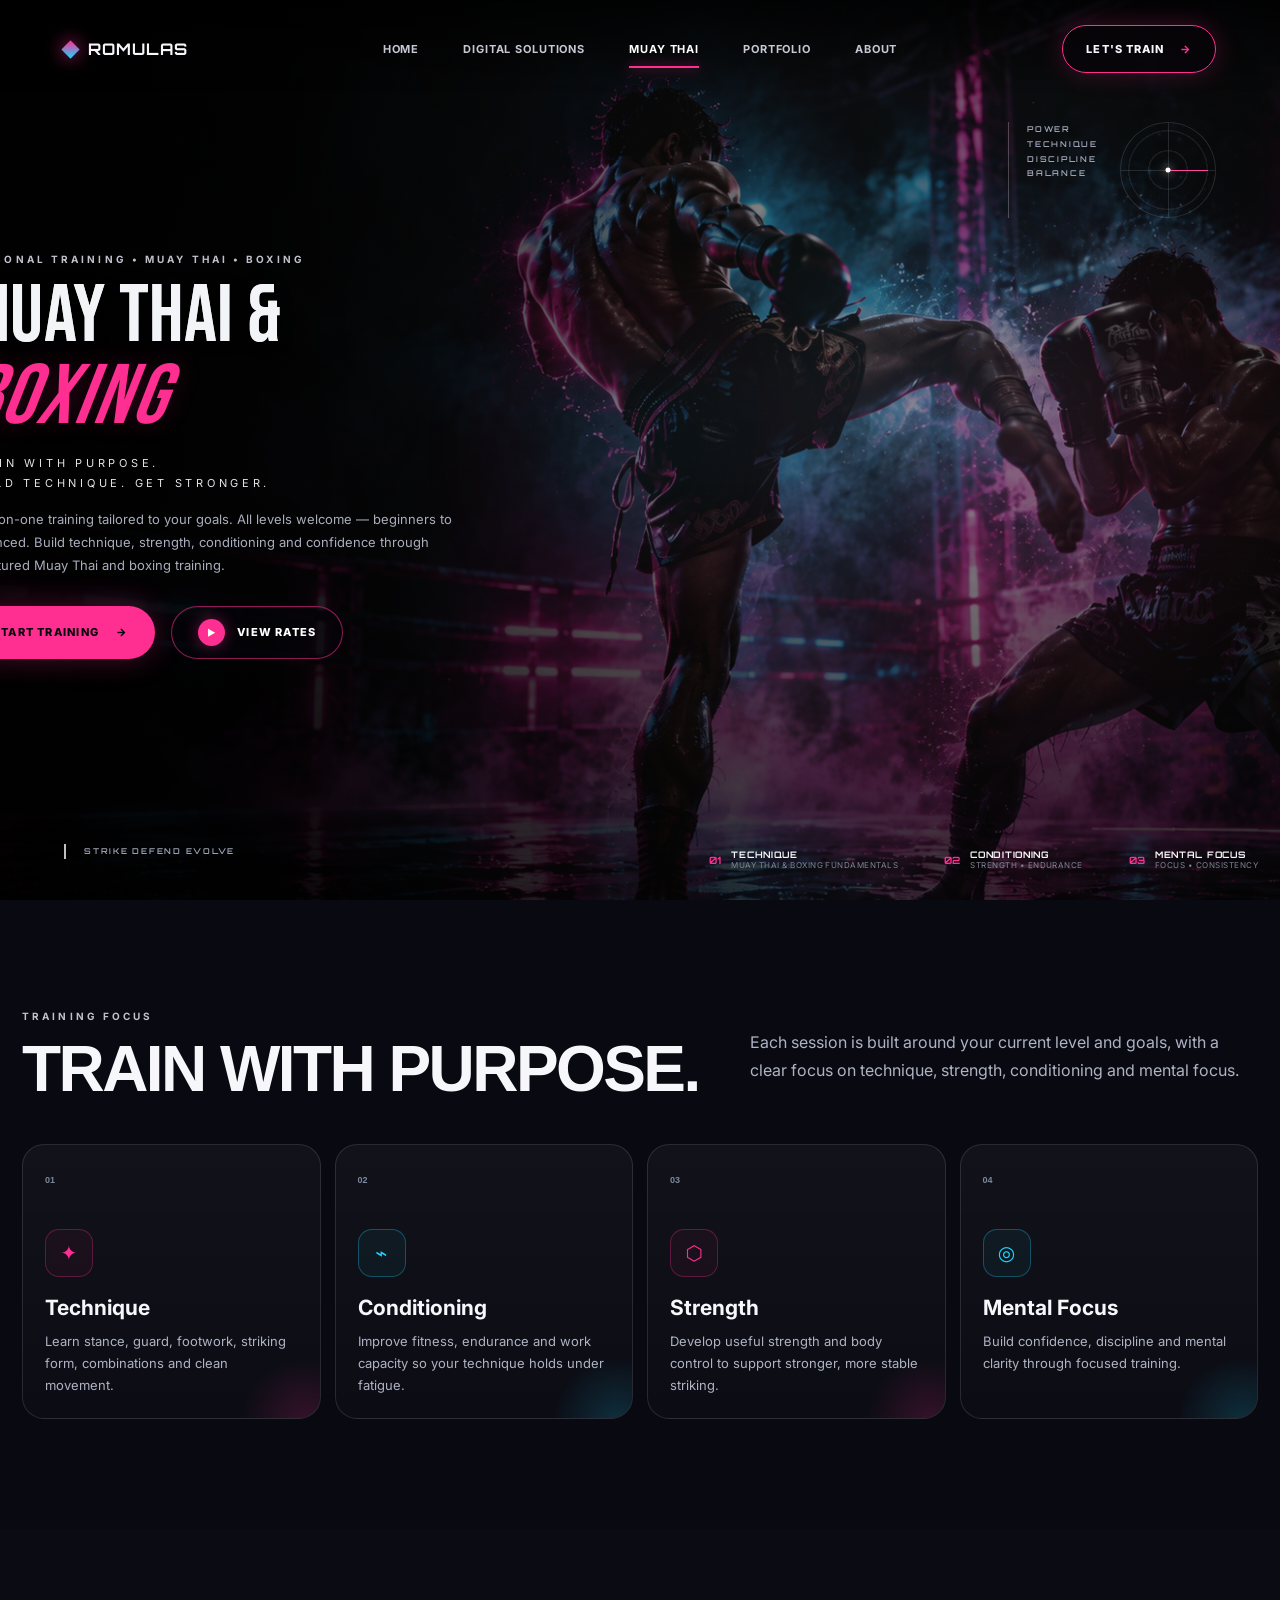
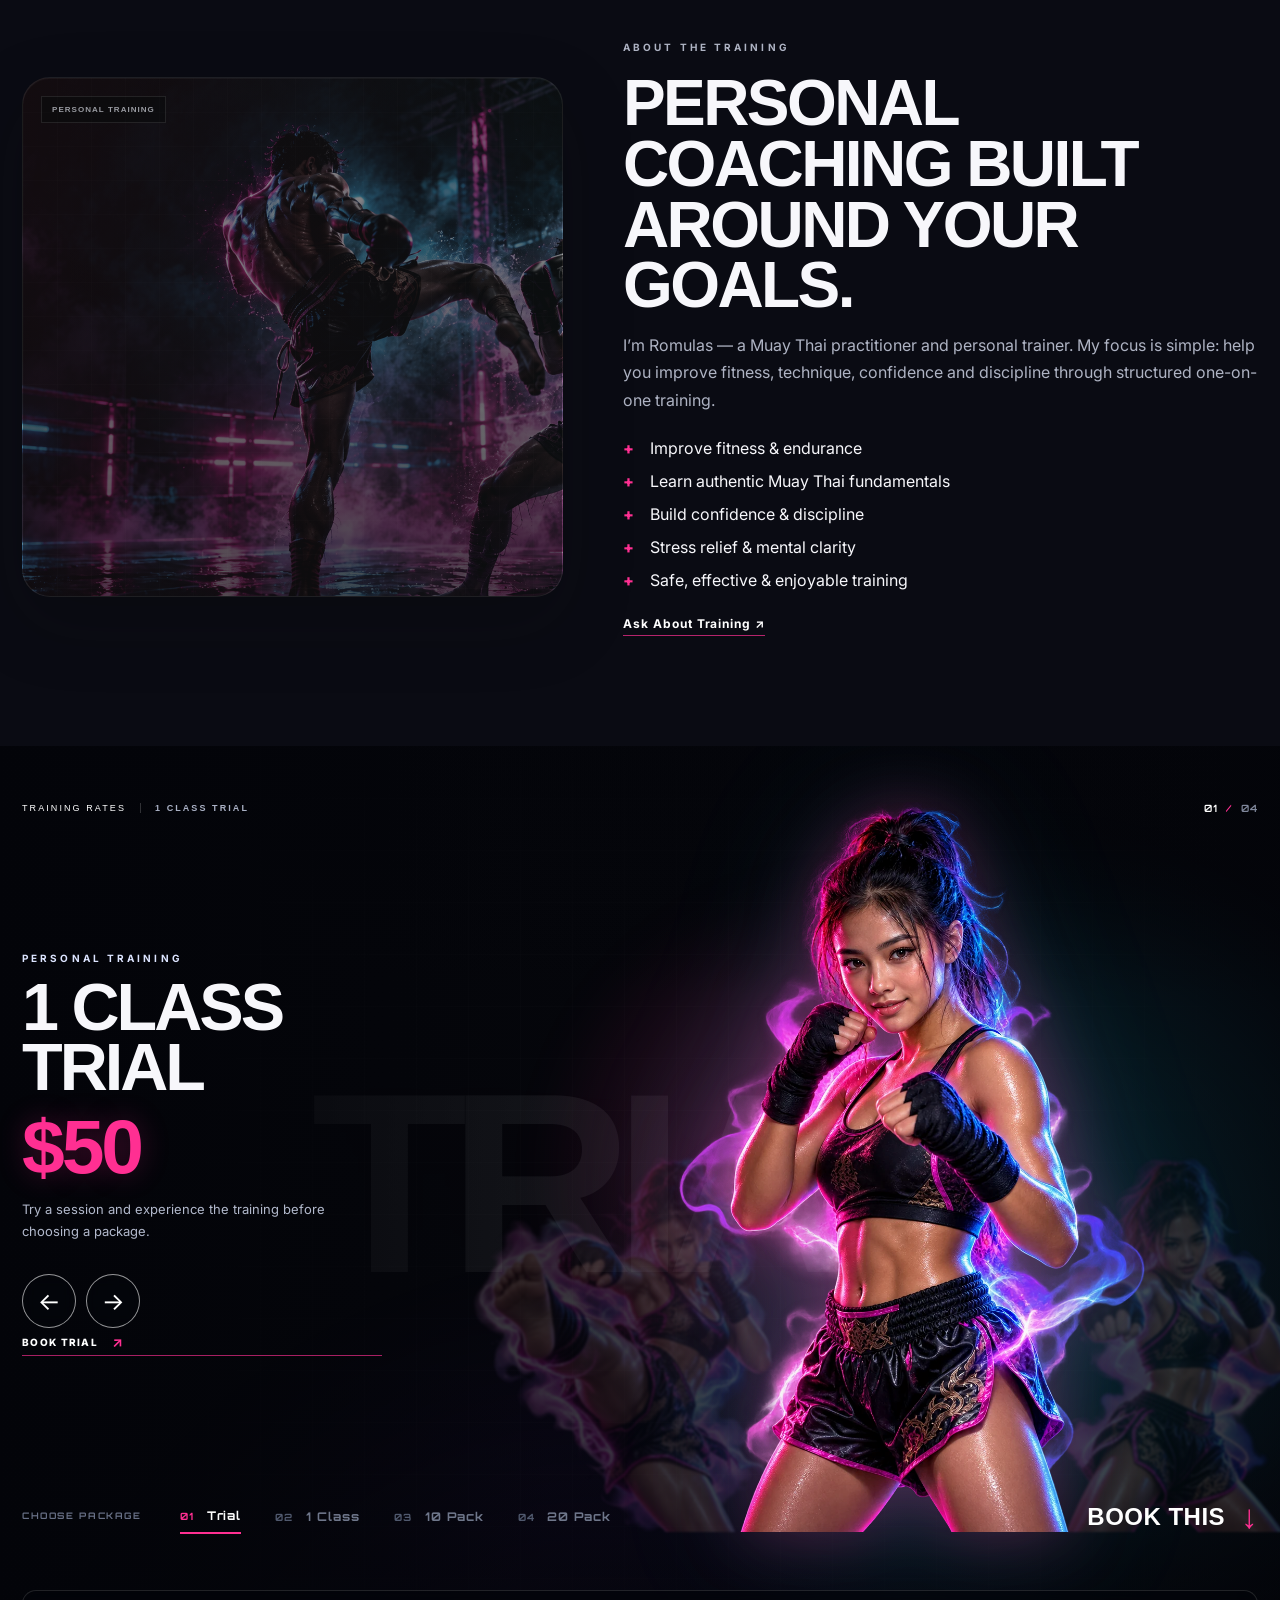
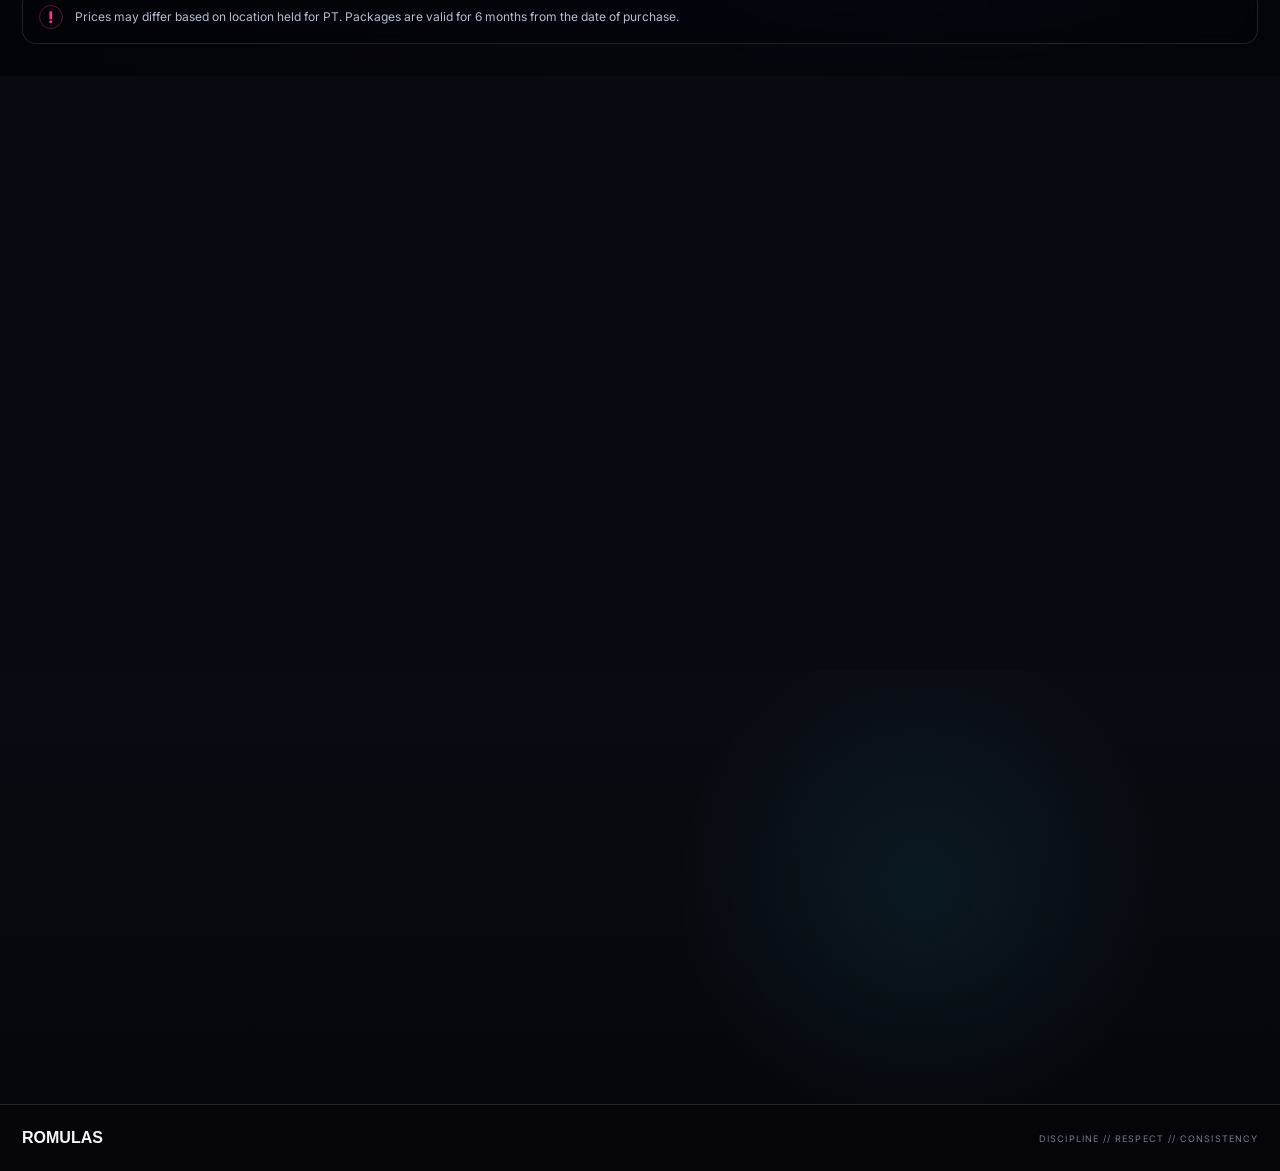
<file: muay-thai/index.html>
<!doctype html>
<html lang="en">
<head>
  <meta charset="utf-8" />
  <meta name="viewport" content="width=device-width,initial-scale=1,viewport-fit=cover" />
  <meta name="theme-color" content="#050509" />
  <meta name="description" content="ROMULAS — Muay Thai & Boxing personal training. Technique, conditioning, strength and mental focus." />
  <title>ROMULAS — Muay Thai & Boxing</title>
  <link rel="preconnect" href="https://fonts.googleapis.com">
  <link rel="preconnect" href="https://fonts.gstatic.com" crossorigin>
  <link href="https://fonts.googleapis.com/css2?family=Inter:wght@400;500;600;700;800&family=Orbitron:wght@500;600;700;800&family=Bebas+Neue&family=Permanent+Marker&display=swap" rel="stylesheet">
  <link rel="stylesheet" href="./styles.css" />
</head>
<body>
  <div class="scanlines" aria-hidden="true"></div>
  <div class="cursor-glow" aria-hidden="true"></div>

  <header class="site-header">
    <a class="brand" href="../" aria-label="ROMULAS home">
      <span class="brand-sigil"></span>
      <strong>ROMULAS</strong>
    </a>

    <nav class="desktop-nav" aria-label="Primary navigation">
      <a href="../">Home</a>
      <a href="../digital-solutions/">Digital Solutions</a>
      <a class="active" href="./">Muay Thai</a>
      <a href="../work/">Portfolio</a>
      <a href="../about/">About</a>
    </nav>

    <a class="nav-cta" href="https://wa.me/6581705022?text=Hi%20Romulas%2C%20I%20came%20from%20your%20Muay%20Thai%20%26%20Boxing%20page.%20I%20would%20like%20to%20book%20a%20personal%20training%20session.%20My%20goal%20is%3A%20" target="_blank" rel="noopener">Let's Train</a>

    <button class="menu-toggle" type="button" aria-label="Open menu" aria-expanded="false">
      <span></span><span></span><span></span>
    </button>
  </header>

  <div class="mobile-menu" aria-hidden="true" hidden>
    <a href="../">Home</a>
    <a href="../digital-solutions/">Digital Solutions</a>
    <a class="active" href="./">Muay Thai</a>
    <a href="../work/">Portfolio</a>
    <a href="../about/">About</a>
    <a class="mobile-cta" href="https://wa.me/6581705022?text=Hi%20Romulas%2C%20I%20came%20from%20your%20Muay%20Thai%20%26%20Boxing%20page.%20I%20would%20like%20to%20book%20a%20personal%20training%20session.%20My%20goal%20is%3A%20" target="_blank" rel="noopener">Let's Train ↗</a>
  </div>

  <main>
    <section class="hero">
      <div class="hero-photo" aria-hidden="true"></div>
      <div class="hero-photo-treatment" aria-hidden="true"></div>
      <div class="hero-atmosphere" aria-hidden="true"></div>

      <div class="hero-hud hero-hud-right" aria-hidden="true">
        <div class="hud-list">
          <span>POWER</span>
          <span>TECHNIQUE</span>
          <span>DISCIPLINE</span>
          <span>BALANCE</span>
        </div>
        <div class="radar-ui"><i></i><b></b></div>
      </div>

      <div class="hero-hud hero-hud-left" aria-hidden="true">
        <span>STRIKE</span>
        <span>DEFEND</span>
        <span>EVOLVE</span>
      </div>

      <div class="shell hero-stage">
        <div class="hero-copy reveal">
          <p class="eyebrow">PERSONAL TRAINING • MUAY THAI • BOXING</p>
          <h1 class="hero-title">
            <span class="hero-white">MUAY THAI &amp;</span>
            <span class="hero-brush">BOXING</span>
          </h1>
          <p class="hero-tagline">TRAIN WITH PURPOSE.<br>BUILD TECHNIQUE. GET STRONGER.</p>
          <p class="hero-text">One-on-one training tailored to your goals. All levels welcome — beginners to advanced. Build technique, strength, conditioning and confidence through structured Muay Thai and boxing training.</p>
          <div class="hero-actions">
            <a class="button primary" href="https://wa.me/6581705022?text=Hi%20Romulas%2C%20I%20came%20from%20your%20Muay%20Thai%20%26%20Boxing%20page.%20I%20would%20like%20to%20book%20a%20personal%20training%20session.%20My%20goal%20is%3A%20" target="_blank" rel="noopener">Start Training <span>→</span></a>
            <a class="button glass" href="#rates"><span class="play-dot">▶</span> View Rates</a>
          </div>
        </div>
      </div>

      <div class="hero-bottom shell" aria-hidden="true">
        <div class="hero-stat"><span>01</span><b>TECHNIQUE</b><small>MUAY THAI &amp; BOXING FUNDAMENTALS</small></div>
        <div class="hero-stat"><span>02</span><b>CONDITIONING</b><small>STRENGTH • ENDURANCE</small></div>
        <div class="hero-stat"><span>03</span><b>MENTAL FOCUS</b><small>FOCUS • CONSISTENCY</small></div>
      </div>
    </section>

    <section class="section training">
      <div class="shell">
        <div class="section-heading reveal">
          <div>
            <p class="eyebrow">TRAINING FOCUS</p>
            <h2>Train with purpose.</h2>
          </div>
          <p>Each session is built around your current level and goals, with a clear focus on technique, strength, conditioning and mental focus.</p>
        </div>

        <div class="focus-grid">
          <article class="focus-card reveal">
            <span class="card-index">01</span>
            <div class="icon-box">✦</div>
            <h3>Technique</h3>
            <p>Learn stance, guard, footwork, striking form, combinations and clean movement.</p>
          </article>
          <article class="focus-card reveal">
            <span class="card-index">02</span>
            <div class="icon-box">⌁</div>
            <h3>Conditioning</h3>
            <p>Improve fitness, endurance and work capacity so your technique holds under fatigue.</p>
          </article>
          <article class="focus-card reveal">
            <span class="card-index">03</span>
            <div class="icon-box">⬡</div>
            <h3>Strength</h3>
            <p>Develop useful strength and body control to support stronger, more stable striking.</p>
          </article>
          <article class="focus-card reveal">
            <span class="card-index">04</span>
            <div class="icon-box">◎</div>
            <h3>Mental Focus</h3>
            <p>Build confidence, discipline and mental clarity through focused training.</p>
          </article>
        </div>
      </div>
    </section>

    <section class="section reason">
      <div class="shell reason-layout">
        <div class="reason-photo reveal" aria-label="Muay Thai training visual"></div>

        <div class="reason-copy reveal">
          <p class="eyebrow">ABOUT THE TRAINING</p>
          <h2>Personal coaching built around your goals.</h2>
          <p>
            I’m Romulas — a Muay Thai practitioner and personal trainer. My focus is simple:
            help you improve fitness, technique, confidence and discipline through structured one-on-one training.
          </p>
          <ul>
            <li>Improve fitness &amp; endurance</li>
            <li>Learn authentic Muay Thai fundamentals</li>
            <li>Build confidence &amp; discipline</li>
            <li>Stress relief &amp; mental clarity</li>
            <li>Safe, effective &amp; enjoyable training</li>
          </ul>
          <a class="reason-cta" href="https://wa.me/6581705022?text=Hi%20Romulas%2C%20I%20came%20from%20your%20Muay%20Thai%20%26%20Boxing%20page.%20I%20would%20like%20to%20ask%20about%20personal%20training.%20My%20goal%20is%3A%20" target="_blank" rel="noopener">Ask About Training ↗</a>
        </div>
      </div>
    </section>

    <section class="section rates rate-lab" id="rates" data-rate-index="0" tabindex="0">
      <div class="rate-lab-bg" aria-hidden="true">
        <div class="rate-lab-grid"></div>
        <div class="rate-lab-glow"></div>
        <div class="rate-lab-word" data-rate-word>TRIAL</div>
      </div>
      <div class="shell rate-lab-top">
        <div class="rate-lab-brand"><span>TRAINING RATES</span><b data-rate-label>1 CLASS TRIAL</b></div>
        <div class="rate-lab-counter"><span data-rate-counter>01</span><i>/</i><span>04</span></div>
      </div>
      <div class="shell rate-lab-stage">
        <div class="rate-lab-copy">
          <p class="eyebrow">PERSONAL TRAINING</p>
          <h2 data-rate-title>1 Class Trial</h2>
          <strong class="rate-lab-price" data-rate-price>$50</strong>
          <p class="rate-lab-desc" data-rate-desc>Try a session and experience the training before choosing a package.</p>
          <div class="rate-lab-actions">
            <button class="rate-arrow" type="button" data-rate-prev aria-label="Previous training package">←</button>
            <button class="rate-arrow" type="button" data-rate-next aria-label="Next training package">→</button>
          </div>
          <a class="rate-lab-book" data-rate-link href="https://wa.me/6581705022?text=Hi%20Romulas%2C%20I%20came%20from%20your%20Muay%20Thai%20%26%20Boxing%20page.%20I%20would%20like%20to%20book%20the%201%20Class%20Trial%20at%20%2450.%20My%20preferred%20day/time%20is%3A%20" target="_blank" rel="noopener"><span data-rate-cta>BOOK TRIAL</span><b>↗</b></a>
        </div>
        <div class="rate-lab-visual" aria-label="Training package visual carousel">
          <img class="rate-fighter" data-rate-figure="0" src="./assets/rate-trial.webp" alt="Cyberpunk Muay Thai visual for 1 Class Trial">
          <img class="rate-fighter" data-rate-figure="1" src="./assets/rate-single.webp" alt="Cyberpunk Muay Thai visual for 1 Class">
          <img class="rate-fighter" data-rate-figure="2" src="./assets/rate-ten.webp" alt="Cyberpunk Muay Thai visual for 10 Classes Pack">
          <img class="rate-fighter" data-rate-figure="3" src="./assets/rate-twenty.webp" alt="Cyberpunk Muay Thai visual for 20 Classes Pack">
        </div>
      </div>
      <div class="shell rate-lab-footer">
        <div class="rate-tabs" role="tablist" aria-label="Choose training package">
          <button class="rate-tab active" type="button" data-rate-tab="0"><span>01</span> Trial</button>
          <button class="rate-tab" type="button" data-rate-tab="1"><span>02</span> 1 Class</button>
          <button class="rate-tab" type="button" data-rate-tab="2"><span>03</span> 10 Pack</button>
          <button class="rate-tab" type="button" data-rate-tab="3"><span>04</span> 20 Pack</button>
        </div>
        <a class="rate-discover" data-rate-link href="https://wa.me/6581705022?text=Hi%20Romulas%2C%20I%20came%20from%20your%20Muay%20Thai%20%26%20Boxing%20page.%20I%20would%20like%20to%20book%20the%201%20Class%20Trial%20at%20%2450.%20My%20preferred%20day/time%20is%3A%20" target="_blank" rel="noopener"><span>BOOK THIS</span><b>↓</b></a>
      </div>
      <div class="shell"><div class="rate-note rate-note-carousel"><span>!</span><p>Prices may differ based on location held for PT. Packages are valid for 6 months from the date of purchase.</p></div></div>
    </section>

    <section class="section process">
      <div class="shell">
        <div class="section-heading reveal">
          <div>
            <p class="eyebrow">HOW IT WORKS</p>
            <h2>Three simple steps.</h2>
          </div>
          <p>Same process. Real progress.</p>
        </div>

        <div class="steps">
          <article class="reveal">
            <b>01</b>
            <h3>Tell me your goal</h3>
            <p>Share your experience level, goals and preferred schedule.</p>
          </article>
          <article class="reveal">
            <b>02</b>
            <h3>Train with structure</h3>
            <p>Sessions are personalised around what you need to improve.</p>
          </article>
          <article class="reveal">
            <b>03</b>
            <h3>Build consistency</h3>
            <p>Track progress in fitness, technique, confidence and mindset.</p>
          </article>
        </div>
      </div>
    </section>

    <section class="section final-cta">
      <div class="shell final-layout reveal">
        <div>
          <p class="eyebrow">CONTACT ROMULAS</p>
          <h2>Let’s train together.</h2>
          <p>WhatsApp for bookings &amp; enquiries.</p>
        </div>
        <div class="contact-panel">
          <small>WHATSAPP</small>
          <strong>+65 8170 5022</strong>
          <a class="button primary full" href="https://wa.me/6581705022?text=Hi%20Romulas%2C%20I%20came%20from%20your%20Muay%20Thai%20%26%20Boxing%20page.%20I%20would%20like%20to%20book%20a%20personal%20training%20session.%20My%20goal%20is%3A%20" target="_blank" rel="noopener">Message on WhatsApp</a>
        </div>
      </div>
    </section>
  </main>

  <footer>
    <div class="shell footer-inner">
      <span>ROMULAS</span>
      <small>DISCIPLINE // RESPECT // CONSISTENCY</small>
    </div>
  </footer>

  <script src="./main.js"></script>
</body>
</html>
</file>
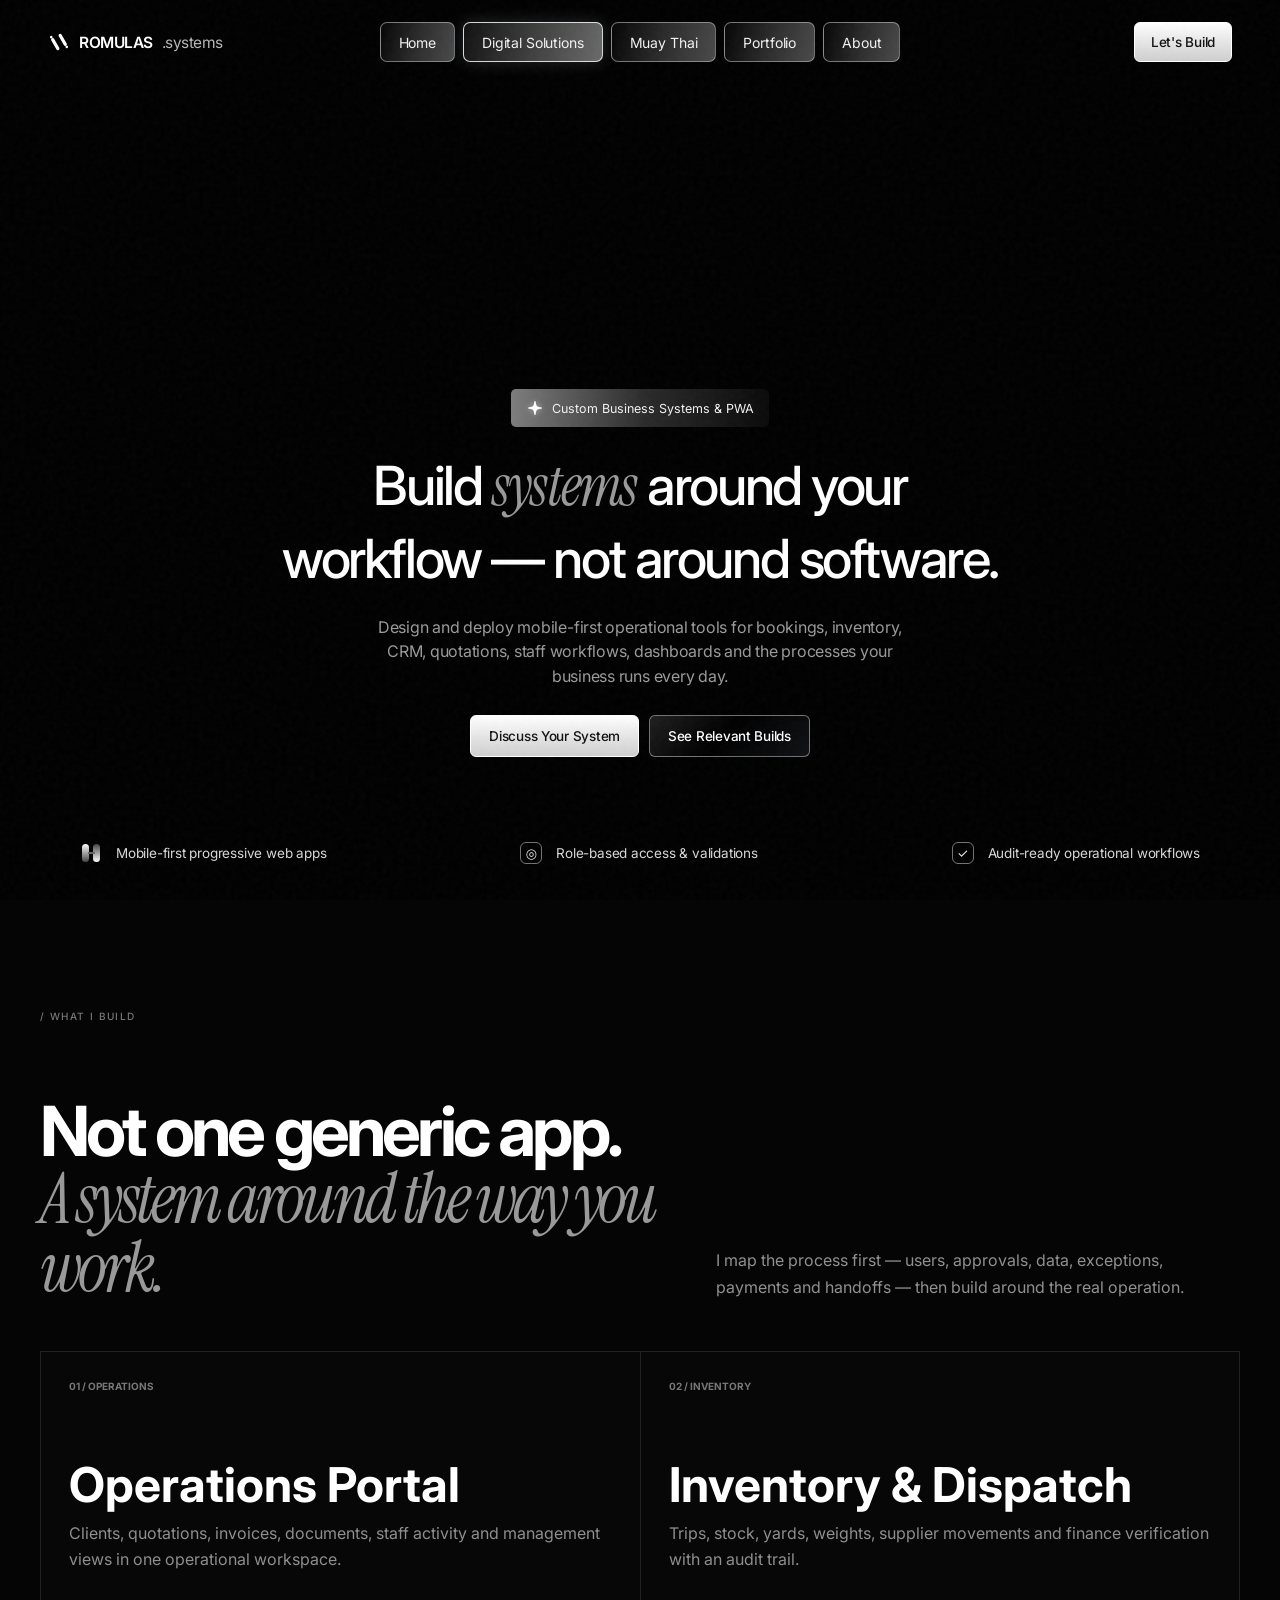
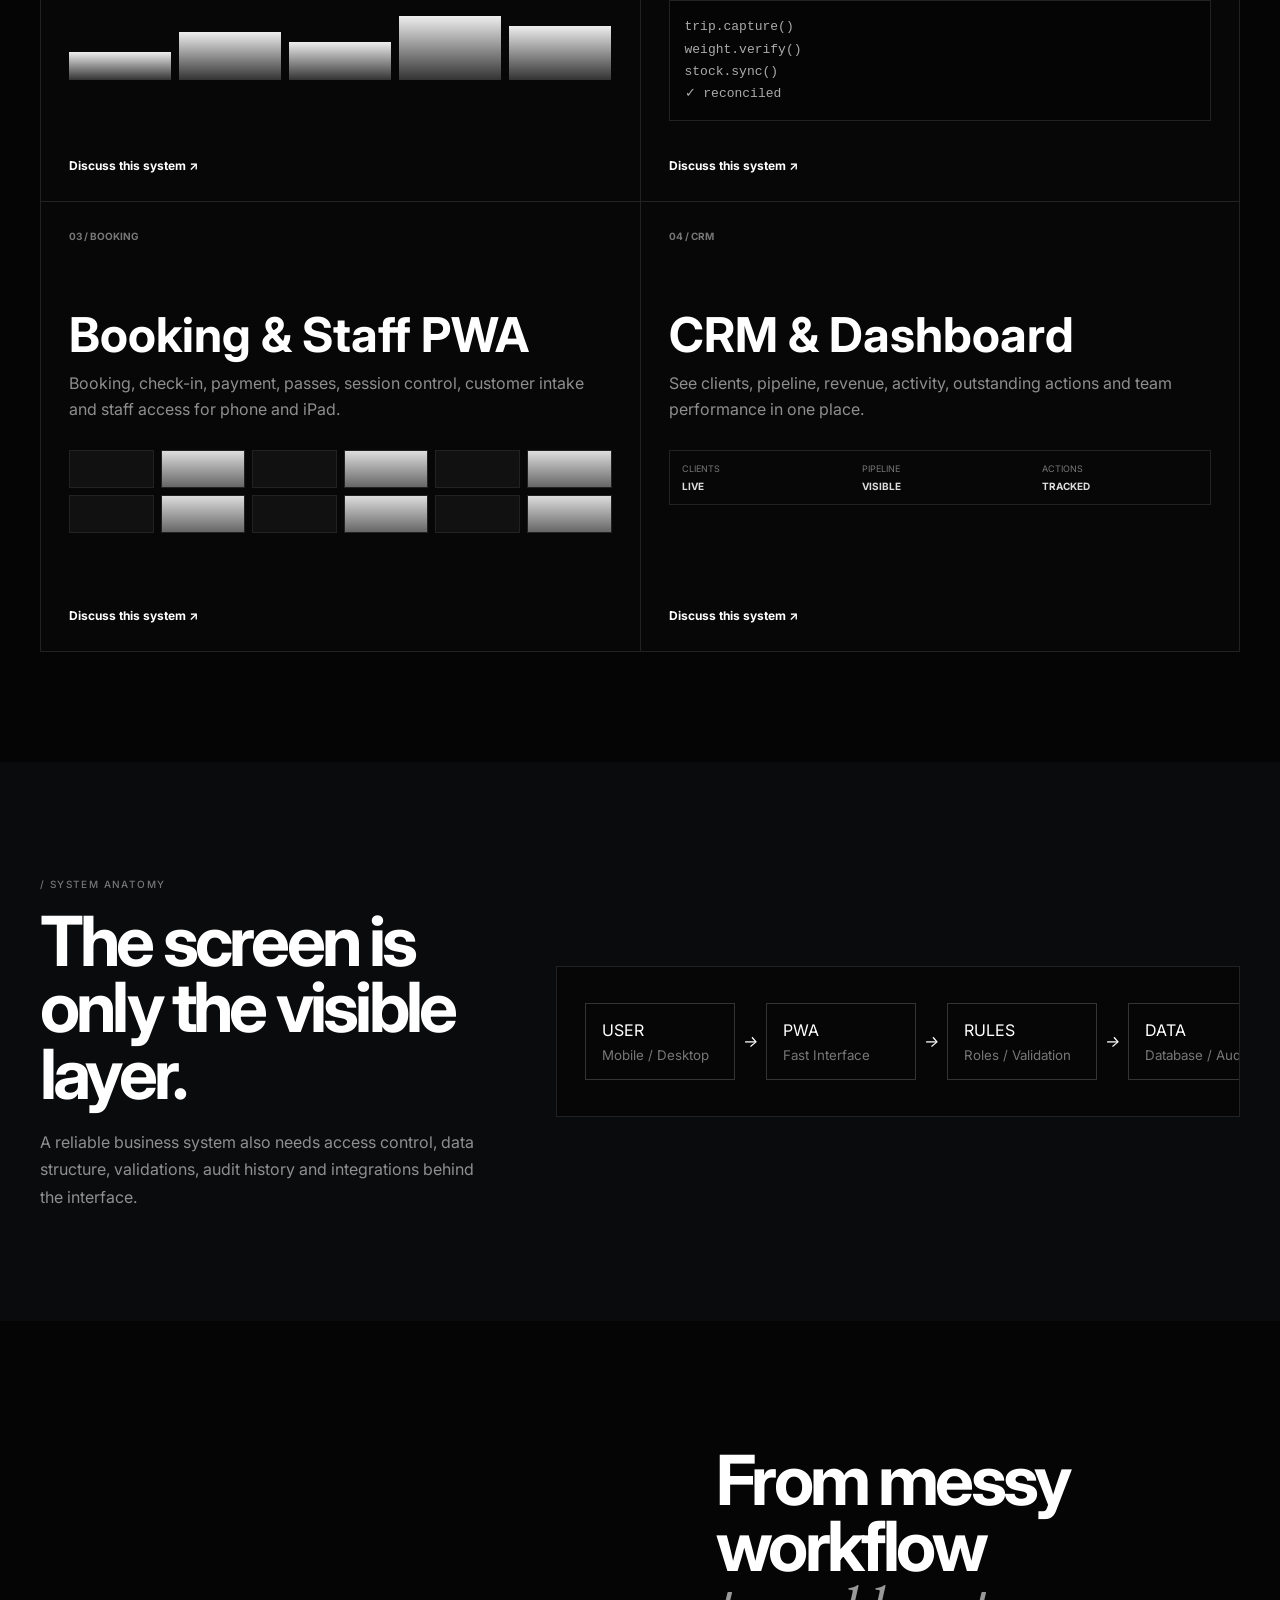
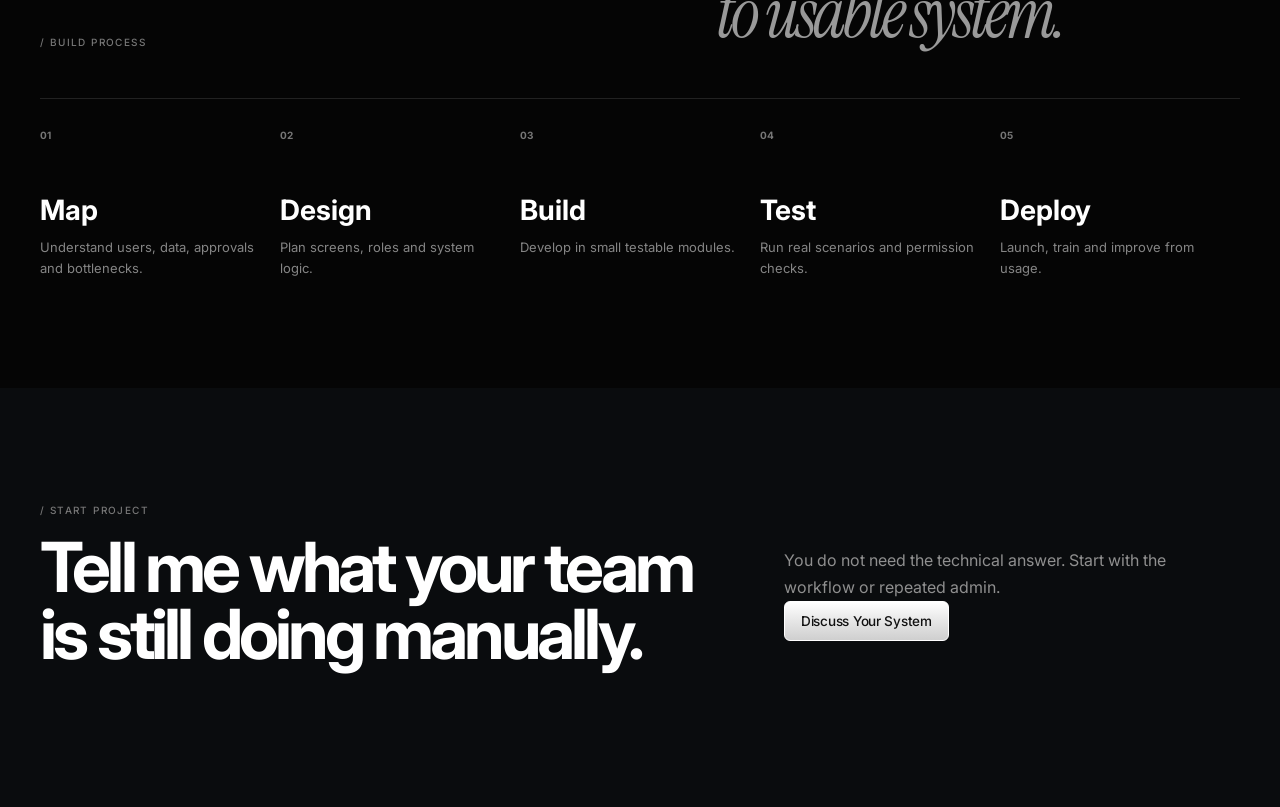
<file: systems/index.html>
<!doctype html>
<html lang="en">
<head>
  <meta charset="utf-8">
  <meta name="viewport" content="width=device-width,initial-scale=1,viewport-fit=cover">
  <meta name="theme-color" content="#000000">
  <meta name="description" content="ROMULAS — custom business systems and progressive web apps designed around real operational workflows.">
  <title>ROMULAS — Custom Systems & PWA</title>
  <link rel="preconnect" href="https://fonts.googleapis.com">
  <link rel="preconnect" href="https://fonts.gstatic.com" crossorigin>
  <link href="https://fonts.googleapis.com/css2?family=Inter:ital,opsz,wght@0,14..32,100..900&family=Instrument+Serif:ital@1&display=swap" rel="stylesheet">
  <link rel="stylesheet" href="./styles.css">
</head>
<body style="background:#000;color:#fff">
  <div class="grain" aria-hidden="true"></div>

  <div class="hero-photo appear-photo" aria-hidden="true">
    <video autoplay muted loop playsinline preload="auto">
      <source src="https://d8j0ntlcm91z4.cloudfront.net/user_38xzZboKViGWJOttwIXH07lWA1P/hf_20260818_072341_50851634-bbc3-4c33-9acc-7647d4db44aa.mp4" type="video/mp4">
    </video>
  </div>

  <div class="page">
    <div class="menu-backdrop" aria-hidden="true"></div>

    <header class="header">
      <a class="logo appear appear--scale" style="--d:.08s" href="../" aria-label="ROMULAS Home">
        <svg viewBox="0 0 24 24" fill="currentColor" aria-hidden="true">
          <g transform="rotate(-30 12 12)">
            <circle cx="7.3" cy="3.2" r="1.45"/>
            <rect x="5.5" y="4.7" width="3.6" height="14.6" rx="1.8"/>
            <rect x="14.9" y="4.7" width="3.6" height="14.6" rx="1.8"/>
            <circle cx="16.7" cy="20.8" r="1.45"/>
          </g>
        </svg>
        <span>ROMULAS</span><span class="logo-suffix">.systems</span>
      </a>

      <nav class="links" id="site-nav" aria-label="Primary">
        <a class="appear appear--scale" style="--d:.16s" href="../">Home</a>
        <a class="appear appear--soft active" style="--d:.28s" href="../digital-solutions/">Digital Solutions</a>
        <a class="appear appear--scale" style="--d:.40s" href="../muay-thai/">Muay Thai</a>
        <a class="appear appear--soft" style="--d:.52s" href="../work/">Portfolio</a>
        <a class="appear appear--scale" style="--d:.64s" href="../about/">About</a>
      </nav>

      <a class="btn btn-solid header-cta appear appear--scale" style="--d:.34s"
         href="https://wa.me/6581705022?text=Hi%20Romulas%2C%20I%20came%20from%20your%20Custom%20Systems%20%26%20PWA%20page.%20I%20would%20like%20to%20discuss%20a%20custom%20business%20system%20/%20PWA.%20The%20workflow%20or%20problem%20I%20need%20help%20with%20is%3A%20" target="_blank" rel="noopener">Let's Build</a>

      <button class="burger appear appear--scale" style="--d:.34s" id="burger"
              aria-controls="site-nav" aria-expanded="false" aria-label="Open menu">
        <span></span><span></span><span></span>
      </button>
    </header>

    <nav class="menu" id="menu" aria-hidden="true">
      <div class="menu-inner">
        <p class="menu-eyebrow">Menu</p>
        <ul class="menu-list">
          <li><a href="../">Home</a></li>
          <li><a href="../digital-solutions/">Digital Solutions</a></li>
          <li><a href="../muay-thai/">Muay Thai</a></li>
          <li><a href="../work/">Portfolio</a></li>
          <li><a href="../about/">About</a></li>
        </ul>
        <div class="menu-foot">
          <a class="btn btn-solid" href="https://wa.me/6581705022?text=Hi%20Romulas%2C%20I%20came%20from%20your%20Custom%20Systems%20%26%20PWA%20page.%20I%20would%20like%20to%20discuss%20a%20custom%20business%20system%20/%20PWA.%20The%20workflow%20or%20problem%20I%20need%20help%20with%20is%3A%20" target="_blank" rel="noopener">Let's Build</a>
          <a class="btn btn-ghost" href="https://wa.me/6581705022?text=Hi%20Romulas%2C%20I%20came%20from%20your%20Custom%20Systems%20%26%20PWA%20page%20and%20would%20like%20to%20see%20relevant%20examples.%20The%20type%20of%20system%20I%20am%20interested%20in%20is%3A%20" target="_blank" rel="noopener">See Relevant Builds</a>
        </div>
      </div>
    </nav>

    <main class="hero" id="top">
      <div class="hero-copy">
        <div class="badge appear appear--pop" style="--d:.22s">
          <svg class="badge-star" viewBox="0 0 24 24" aria-hidden="true">
            <path d="M12 2.6C12.55 2.6 12.88 3.15 13.08 4.7c.62 4.7 1.52 5.6 6.22 6.22 1.55.2 2.1.53 2.1 1.08s-.55.88-2.1 1.08c-4.7.62-5.6 1.52-6.22 6.22-.2 1.55-.53 2.1-1.08 2.1s-.88-.55-1.08-2.1c-.62-4.7-1.52-5.6-6.22-6.22C3.15 12.88 2.6 12.55 2.6 12s.55-.88 2.1-1.08c4.7-.62 5.6-1.52 6.22-6.22C11.12 3.15 11.45 2.6 12 2.6Z"/>
          </svg>
          Custom Business Systems & PWA
        </div>

        <h1>
          <span class="headline-line appear appear--mask" style="--d:.42s">Build <em>systems</em> around your</span>
          <span class="headline-line appear appear--mask" style="--d:.62s">workflow — not around software.</span>
        </h1>

        <p class="lede appear appear--soft" style="--d:.82s">
          Design and deploy mobile-first operational tools for bookings, inventory, CRM, quotations,
          staff workflows, dashboards and the processes your business runs every day.
        </p>

        <div class="hero-actions">
          <a class="btn btn-solid hero-btn appear appear--btn" style="--d:.96s"
             href="https://wa.me/6581705022?text=Hi%20Romulas%2C%20I%20came%20from%20your%20Custom%20Systems%20%26%20PWA%20page.%20I%20would%20like%20to%20discuss%20a%20custom%20business%20system%20/%20PWA.%20The%20workflow%20or%20problem%20I%20need%20help%20with%20is%3A%20" target="_blank" rel="noopener">Discuss Your System</a>
          <a class="btn btn-ghost hero-btn appear appear--side" style="--d:1.10s"
             href="https://wa.me/6581705022?text=Hi%20Romulas%2C%20I%20came%20from%20your%20Custom%20Systems%20%26%20PWA%20page%20and%20would%20like%20to%20see%20relevant%20examples.%20The%20type%20of%20system%20I%20am%20interested%20in%20is%3A%20" target="_blank" rel="noopener">See Relevant Builds</a>
        </div>
      </div>
    </main>

    <footer class="stats">
      <div class="stat appear appear--stat" style="--d:1.12s">
        <span class="stat-icon workflow-icon" aria-hidden="true"><i></i><i></i><b></b></span>
        <span>Mobile-first progressive web apps</span>
      </div>
      <div class="stat appear appear--stat" style="--d:1.28s">
        <span class="stat-icon role-icon" aria-hidden="true">◎</span>
        <span>Role-based access & validations</span>
      </div>
      <div class="stat appear appear--stat" style="--d:1.44s">
        <span class="stat-icon audit-icon" aria-hidden="true">✓</span>
        <span>Audit-ready operational workflows</span>
      </div>
    </footer>
  </div>

  
<section class="long sys-services"><div class="long-shell"><div class="long-head reveal"><span>/ WHAT I BUILD</span><h2>Not one generic app.<br><em>A system around the way you work.</em></h2><p>I map the process first — users, approvals, data, exceptions, payments and handoffs — then build around the real operation.</p></div><div class="sys-grid">
<a class="sys-card reveal" href="https://wa.me/6581705022?text=Hi%20Romulas%2C%20I%20came%20from%20your%20Custom%20Systems%20%26%20PWA%20page.%20I%20am%20interested%20in%20an%20Operations%20Portal.%20My%20business%20workflow%20is%3A%20" target="_blank"><b>01 / OPERATIONS</b><h3>Operations Portal</h3><p>Clients, quotations, invoices, documents, staff activity and management views in one operational workspace.</p><div class="bars"><i></i><i></i><i></i><i></i><i></i></div><strong>Discuss this system ↗</strong></a>
<a class="sys-card reveal" href="https://wa.me/6581705022?text=Hi%20Romulas%2C%20I%20came%20from%20your%20Custom%20Systems%20%26%20PWA%20page.%20I%20am%20interested%20in%20an%20Inventory%20/%20Dispatch%20system.%20My%20current%20process%20is%3A%20" target="_blank"><b>02 / INVENTORY</b><h3>Inventory & Dispatch</h3><p>Trips, stock, yards, weights, supplier movements and finance verification with an audit trail.</p><pre>trip.capture()
weight.verify()
stock.sync()
✓ reconciled</pre><strong>Discuss this system ↗</strong></a>
<a class="sys-card reveal" href="https://wa.me/6581705022?text=Hi%20Romulas%2C%20I%20came%20from%20your%20Custom%20Systems%20%26%20PWA%20page.%20I%20am%20interested%20in%20a%20Booking%20/%20Staff%20PWA.%20My%20workflow%20is%3A%20" target="_blank"><b>03 / BOOKING</b><h3>Booking & Staff PWA</h3><p>Booking, check-in, payment, passes, session control, customer intake and staff access for phone and iPad.</p><div class="calendar"><i></i><i></i><i></i><i></i><i></i><i></i><i></i><i></i><i></i><i></i><i></i><i></i></div><strong>Discuss this system ↗</strong></a>
<a class="sys-card reveal" href="https://wa.me/6581705022?text=Hi%20Romulas%2C%20I%20came%20from%20your%20Custom%20Systems%20%26%20PWA%20page.%20I%20am%20interested%20in%20CRM%20/%20Dashboard%20features.%20I%20need%20to%20track%3A%20" target="_blank"><b>04 / CRM</b><h3>CRM & Dashboard</h3><p>See clients, pipeline, revenue, activity, outstanding actions and team performance in one place.</p><div class="metrics"><span>CLIENTS<b>LIVE</b></span><span>PIPELINE<b>VISIBLE</b></span><span>ACTIONS<b>TRACKED</b></span></div><strong>Discuss this system ↗</strong></a>
</div></div></section>
<section class="long sys-anatomy"><div class="long-shell split"><div class="copy reveal"><span>/ SYSTEM ANATOMY</span><h2>The screen is only the visible layer.</h2><p>A reliable business system also needs access control, data structure, validations, audit history and integrations behind the interface.</p></div><div class="journey-map reveal"><div>USER<small>Mobile / Desktop</small></div><i>→</i><div>PWA<small>Fast Interface</small></div><i>→</i><div>RULES<small>Roles / Validation</small></div><i>→</i><div>DATA<small>Database / Audit</small></div><i>→</i><div>INTEGRATIONS<small>Email / Payment / Cloud</small></div></div></div></section>
<section class="long sys-process"><div class="long-shell"><div class="long-head reveal"><span>/ BUILD PROCESS</span><h2>From messy workflow<br><em>to usable system.</em></h2></div><div class="steps"><article class="reveal"><b>01</b><h3>Map</h3><p>Understand users, data, approvals and bottlenecks.</p></article><article class="reveal"><b>02</b><h3>Design</h3><p>Plan screens, roles and system logic.</p></article><article class="reveal"><b>03</b><h3>Build</h3><p>Develop in small testable modules.</p></article><article class="reveal"><b>04</b><h3>Test</h3><p>Run real scenarios and permission checks.</p></article><article class="reveal"><b>05</b><h3>Deploy</h3><p>Launch, train and improve from usage.</p></article></div></div></section>
<section class="long sys-final"><div class="long-shell final split reveal"><div><span>/ START PROJECT</span><h2>Tell me what your team is still doing manually.</h2></div><div><p>You do not need the technical answer. Start with the workflow or repeated admin.</p><a class="btn btn-solid" href="https://wa.me/6581705022?text=Hi%20Romulas%2C%20I%20came%20from%20your%20Custom%20Systems%20%26%20PWA%20page.%20I%20would%20like%20to%20discuss%20a%20custom%20system%20/%20PWA.%20The%20workflow%20or%20problem%20I%20need%20help%20with%20is%3A%20" target="_blank">Discuss Your System</a></div></div></section>
<script src="./main.js"></script>
</body>
</html>
</file>
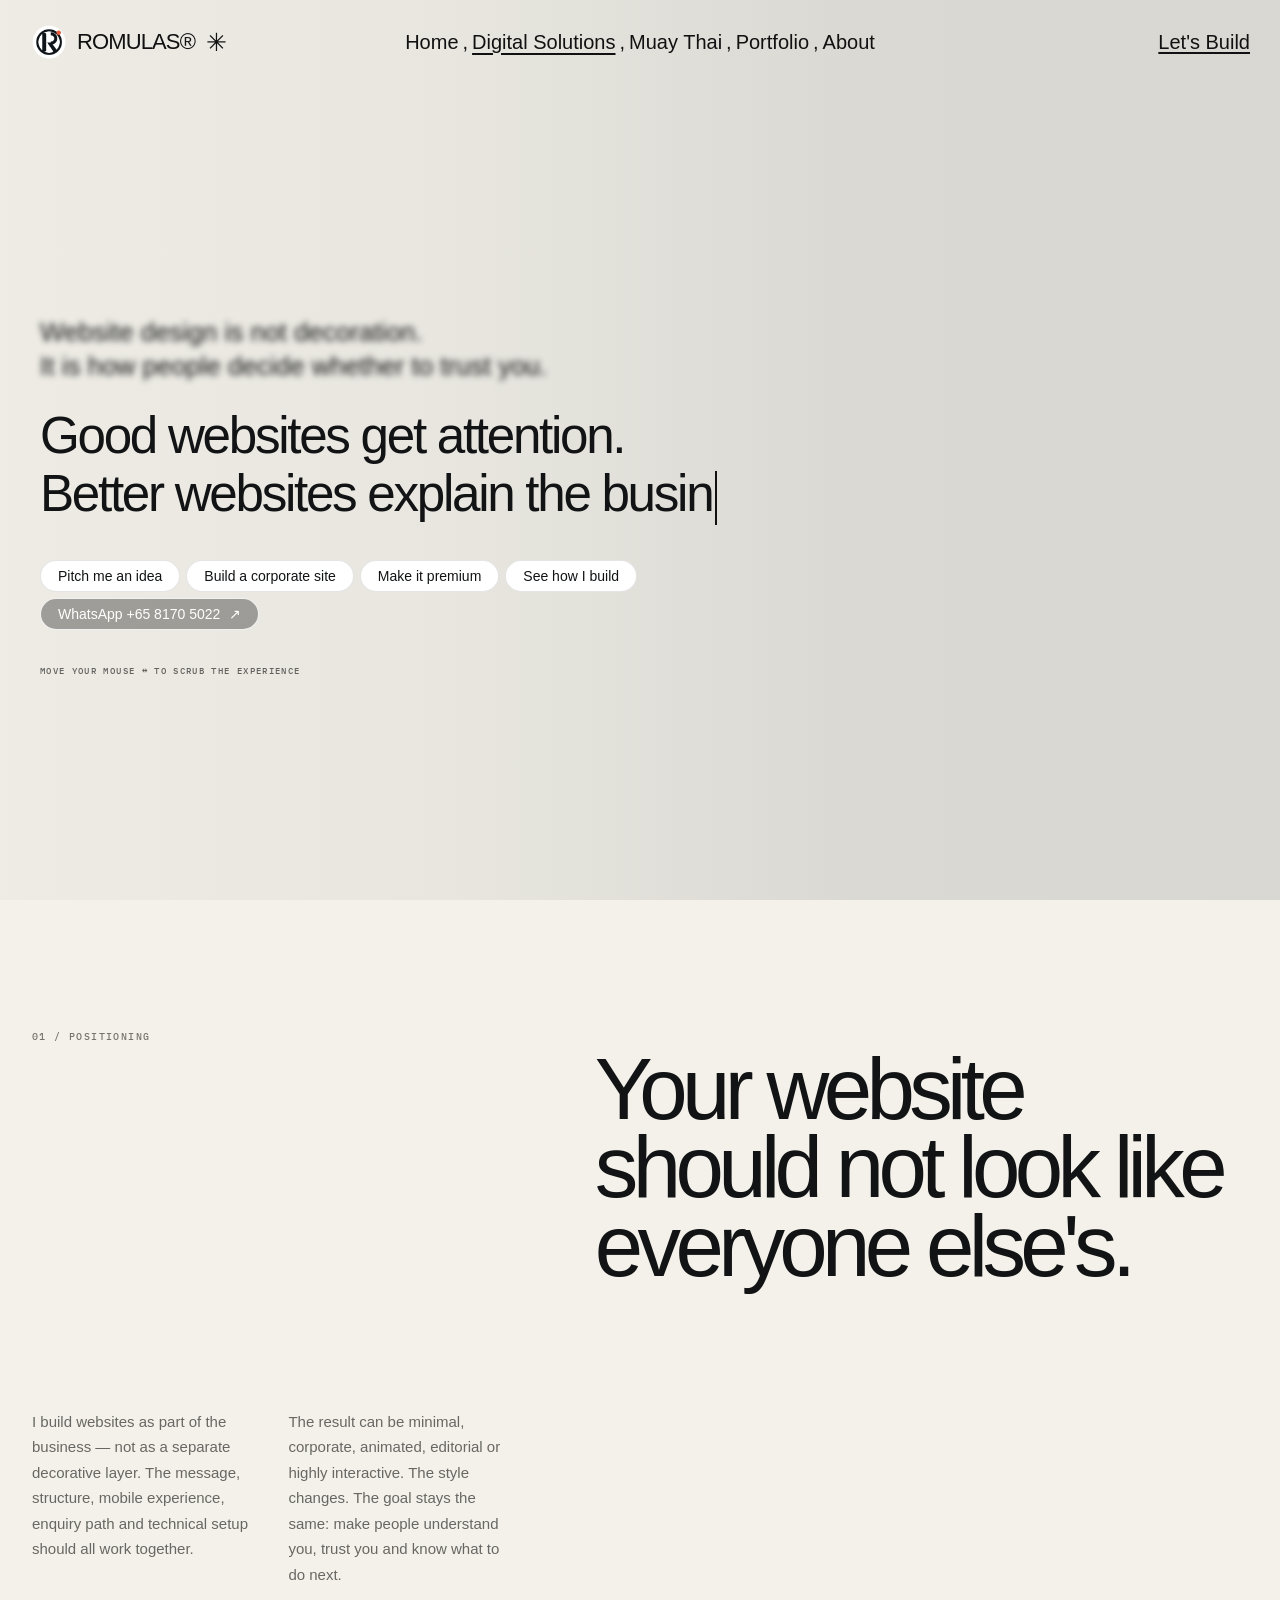
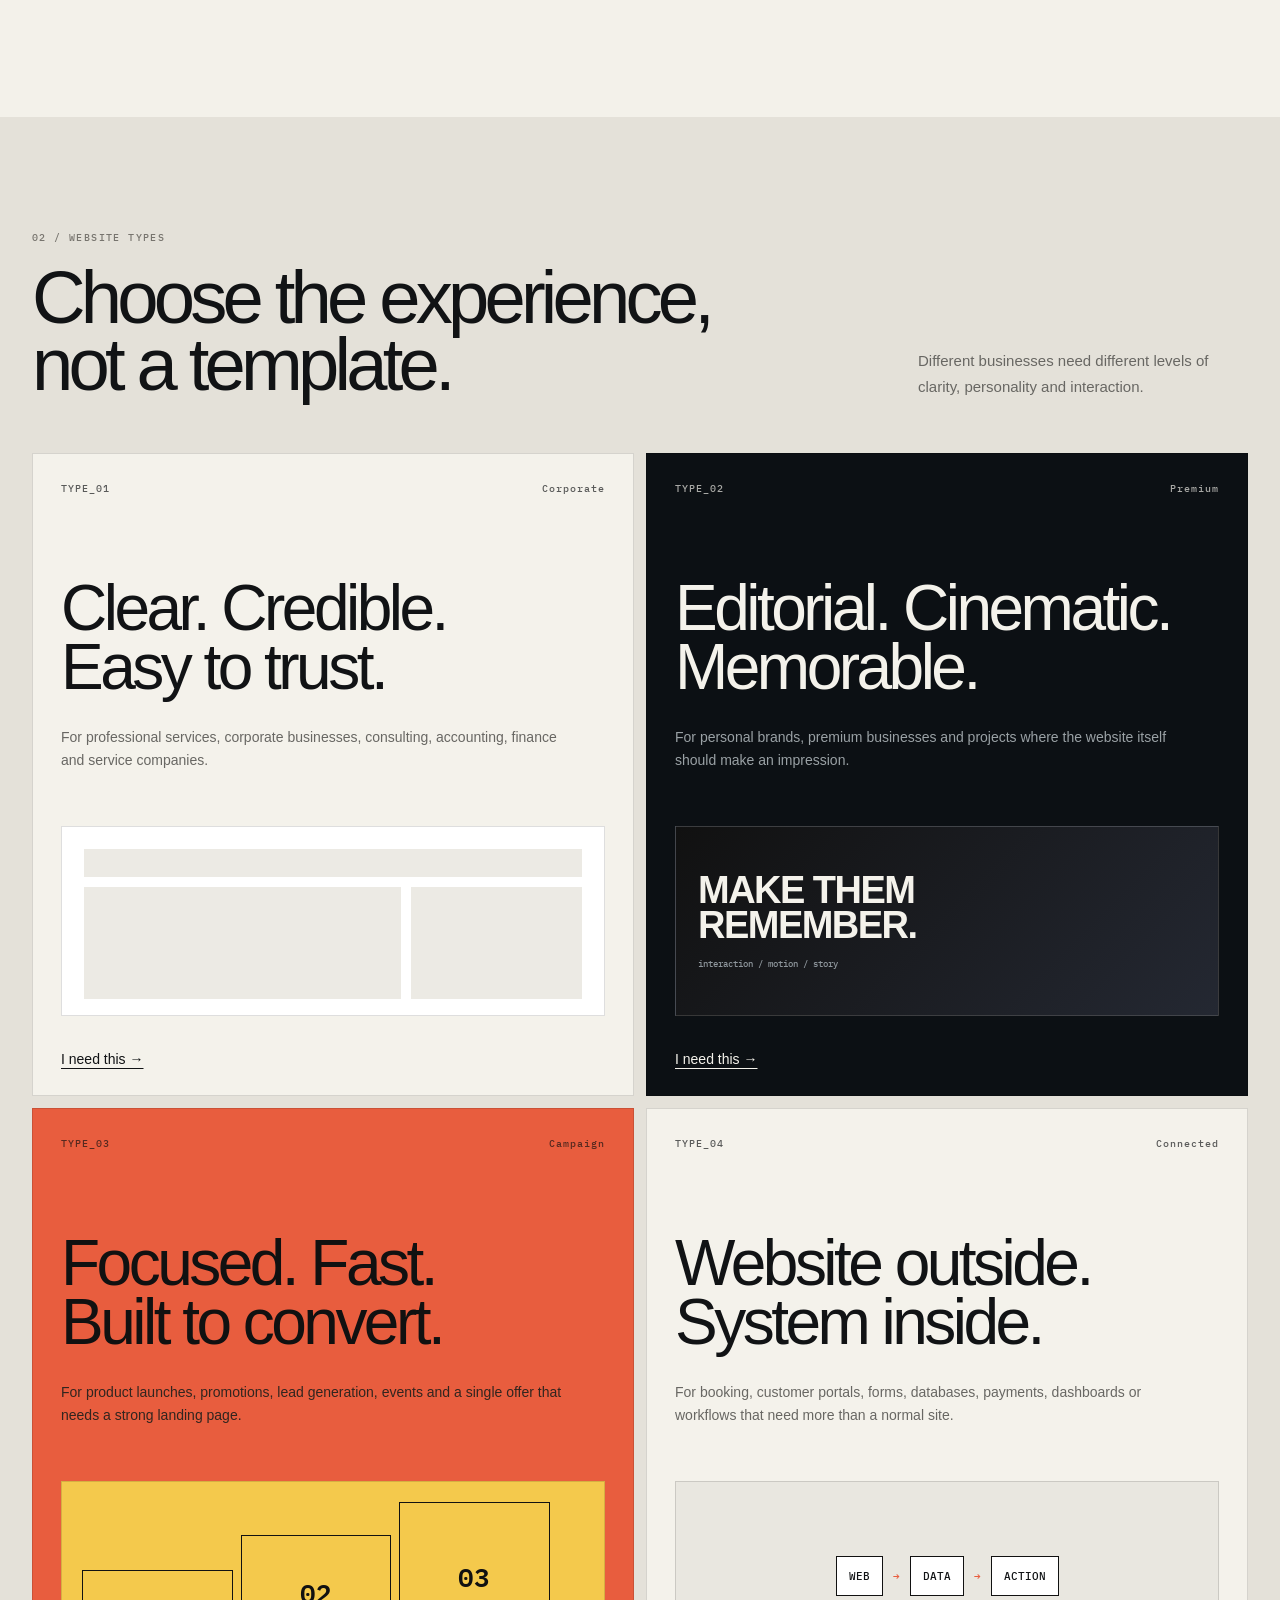
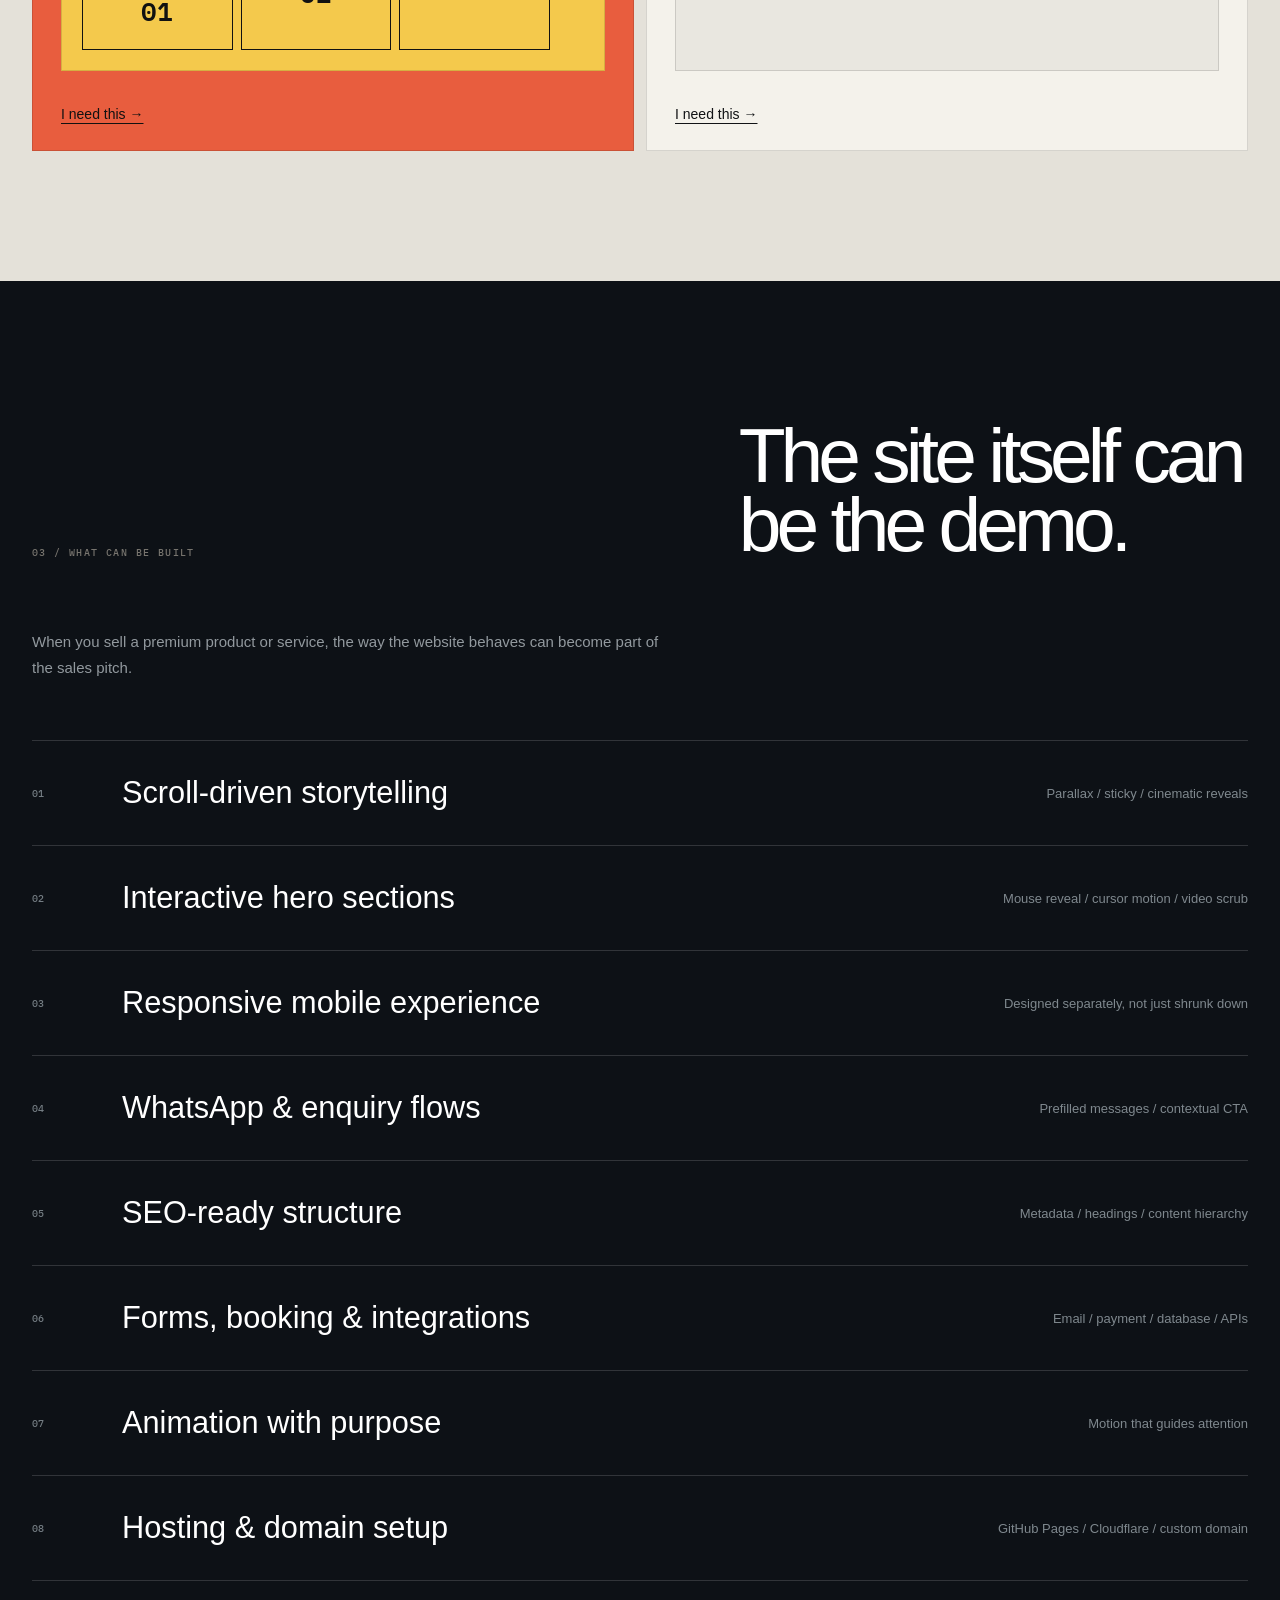
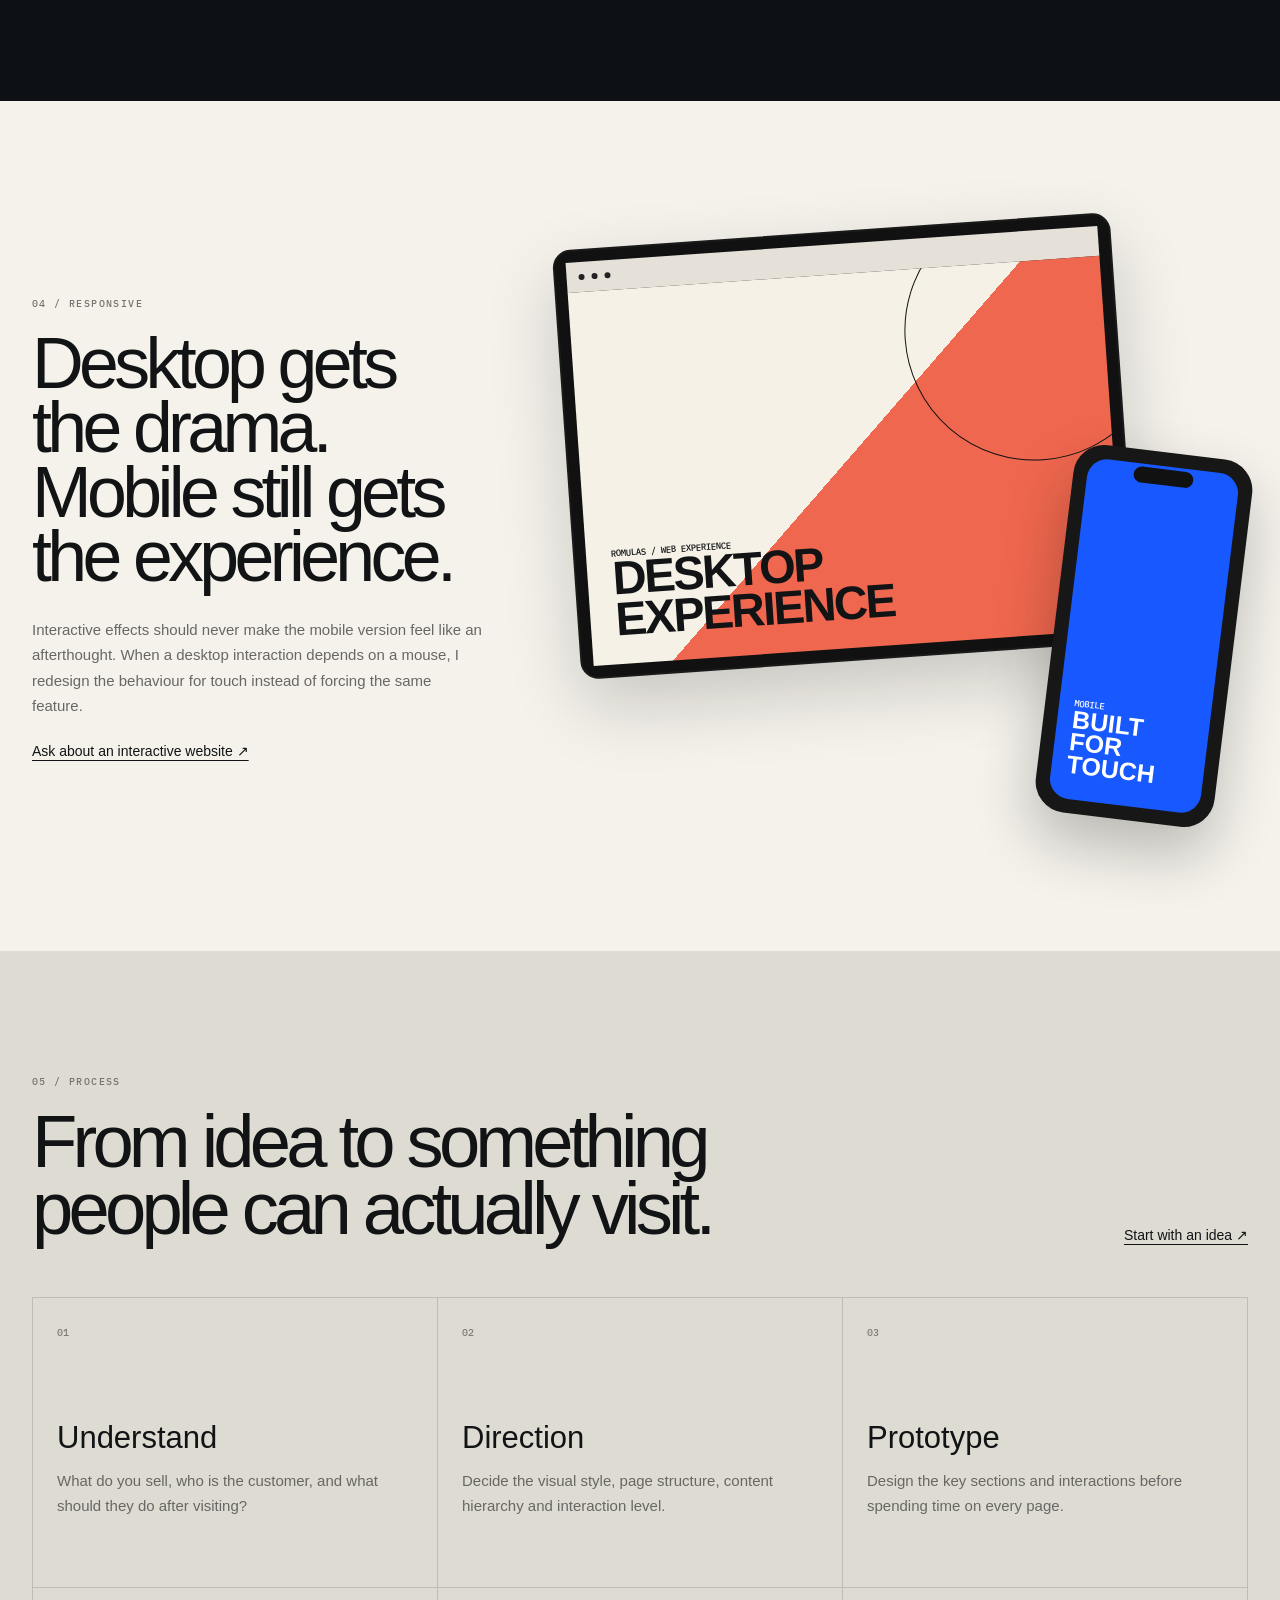
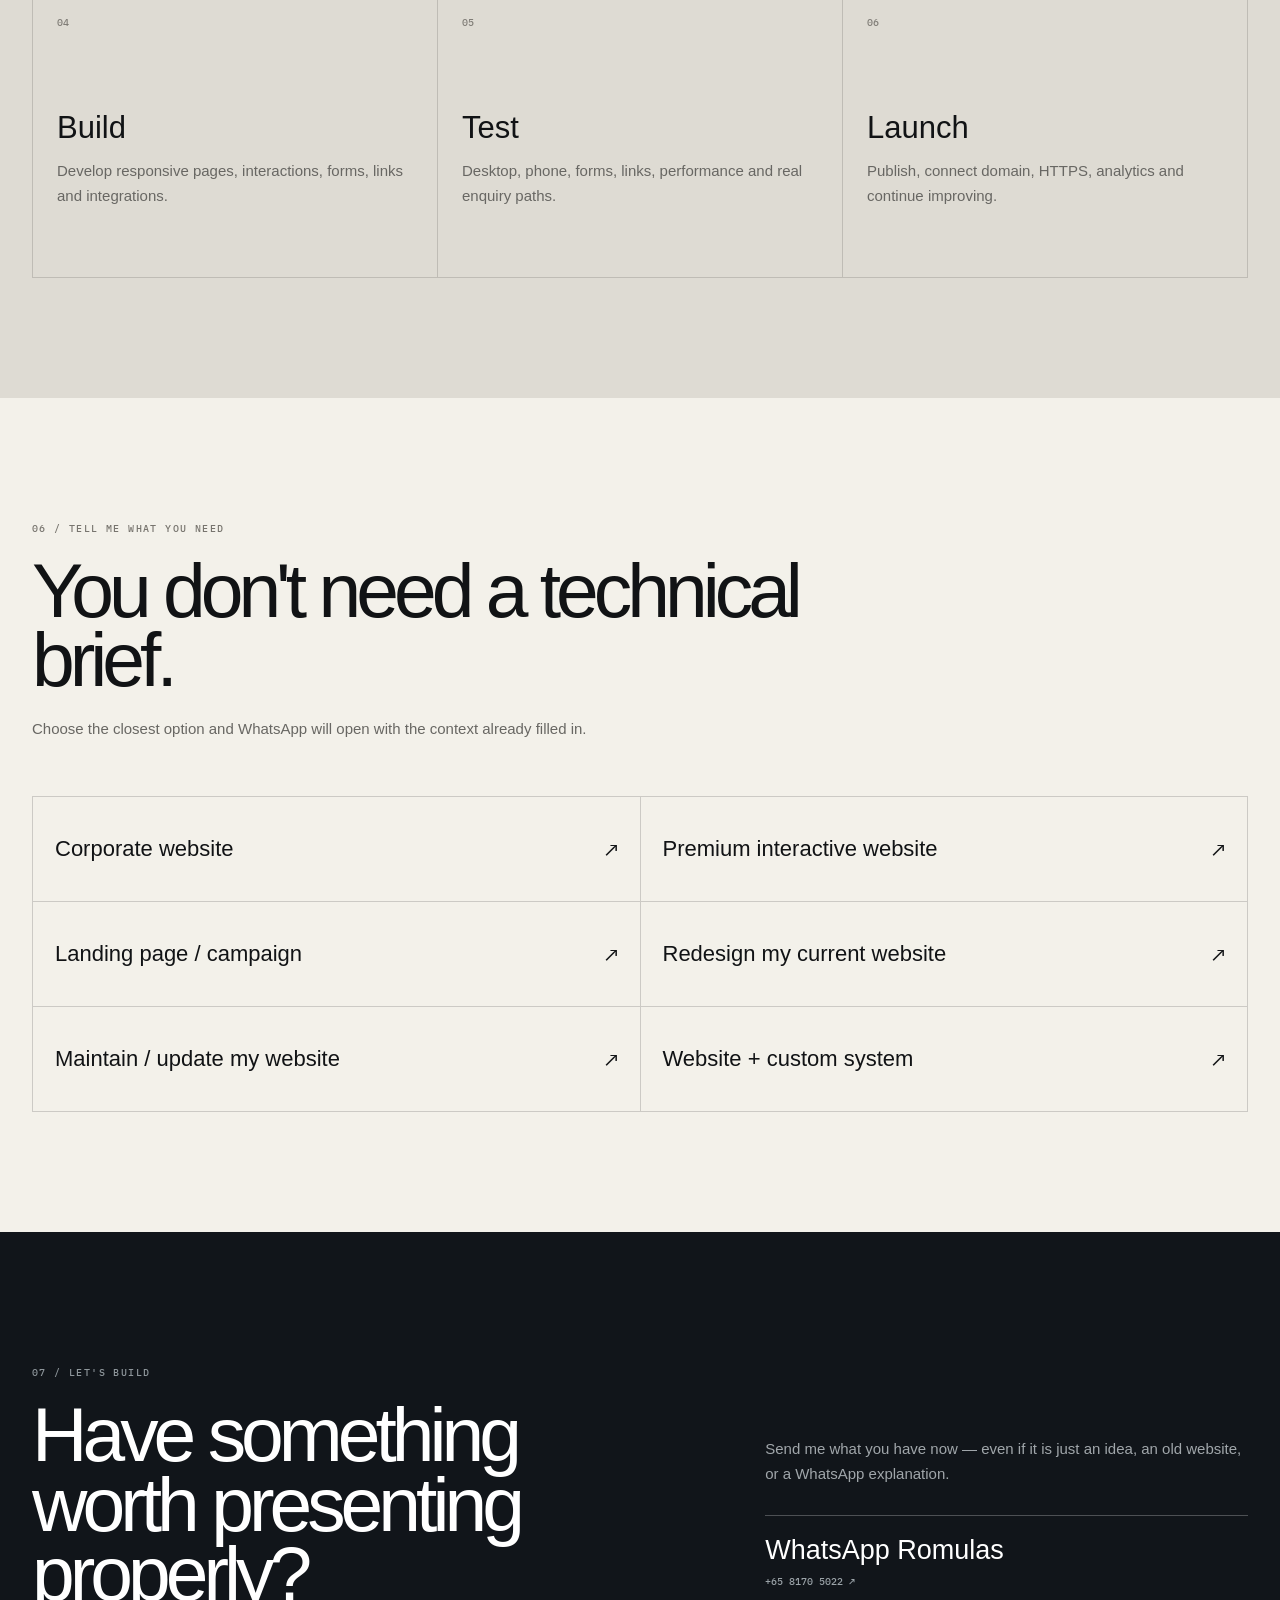
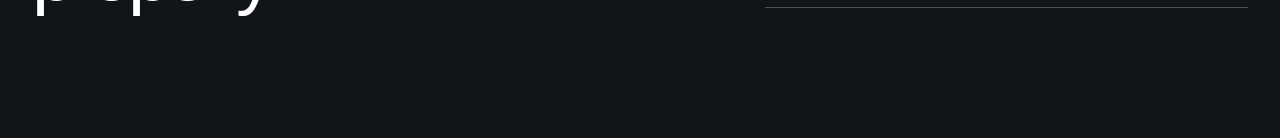
<file: websites/index.html>
<!doctype html>
<html lang="en">
<head>
  <meta charset="utf-8" />
  <meta name="viewport" content="width=device-width,initial-scale=1,viewport-fit=cover" />
  <meta name="theme-color" content="#f2f0ea" />
  <meta name="description" content="ROMULAS — premium custom websites designed to explain clearly, feel different and turn visitors into enquiries." />
  <title>ROMULAS — Website Development</title>

  <link rel="preconnect" href="https://fonts.googleapis.com" />
  <link rel="preconnect" href="https://fonts.gstatic.com" crossorigin />
  <link href="https://fonts.googleapis.com/css2?family=IBM+Plex+Mono:wght@400;500;600&family=Inter:wght@400;500;600&display=swap" rel="stylesheet" />
  <link href="https://db.onlinewebfonts.com/c/5ac3fe7c6abd2f62067f266d89671492?family=HelveticaNowDisplay-Medium" rel="stylesheet">
  <link href="https://db.onlinewebfonts.com/c/1aa3377e489837a26d019bba501e779d?family=HelveticaNowDisplayW01-Rg" rel="stylesheet">
  <link rel="stylesheet" href="./styles.css" />
</head>
<body>
  <header class="site-header">
    <a class="logo" href="../" aria-label="ROMULAS Home">
      <img src="./assets/logo.webp" alt="" width="44" height="44" />
      <span>ROMULAS®</span>
      <i>✳︎</i>
    </a>

    <nav class="desktop-nav" aria-label="Primary navigation">
      <a href="../">Home</a><span>,</span>
      <a class="active" href="../digital-solutions/">Digital Solutions</a><span>,</span>
      <a href="../muay-thai/">Muay Thai</a><span>,</span>
      <a href="../work/">Portfolio</a><span>,</span>
      <a href="../about/">About</a>
    </nav>

    <a class="header-contact desktop-contact" href="https://wa.me/6581705022?text=Hi%20Romulas%2C%20I%20came%20from%20your%20Website%20Development%20page.%20I%20would%20like%20to%20discuss%20a%20website%20project.%20My%20business%20/%20project%20is%3A%20" target="_blank" rel="noopener">Let&#39;s Build</a>

    <button class="menu-toggle" type="button" aria-label="Open menu" aria-expanded="false" aria-controls="mobile-menu">
      <span></span><span></span><span></span>
    </button>
  </header>

  <div class="mobile-menu" id="mobile-menu" aria-hidden="true">
    <a href="../">Home</a>
    <a class="active" href="../digital-solutions/">Digital Solutions</a>
    <a href="../muay-thai/">Muay Thai</a>
    <a href="../work/">Portfolio</a>
    <a href="../about/">About</a>
    <a class="mobile-contact" href="https://wa.me/6581705022?text=Hi%20Romulas%2C%20I%20came%20from%20your%20Website%20Development%20page.%20I%20would%20like%20to%20discuss%20a%20website%20project.%20My%20business%20/%20project%20is%3A%20" target="_blank" rel="noopener">Let&#39;s Build ↗</a>
  </div>

  <main>
    <!-- HERO -->
    <section class="hero" id="top">
      <div class="hero-video-wrap" aria-hidden="true">
        <video id="scrub-video" class="hero-video" muted playsinline preload="auto">
          <source src="https://d8j0ntlcm91z4.cloudfront.net/user_38xzZboKViGWJOttwIXH07lWA1P/hf_20260530_042513_df96a13b-6155-4f6e-8b93-c9dee66fba08.mp4" type="video/mp4" />
        </video>
        <div class="hero-wash"></div>
        <img class="web-overlay" src="./assets/web-overlay.png" alt="" />
      </div>

      <div class="hero-content">
        <div class="hero-label">
          Website design is not decoration.<br>
          It is how people decide whether to trust you.
        </div>

        <p class="typewriter" aria-live="polite">
          <span id="typewriter"></span><span class="type-cursor" id="type-cursor"></span>
        </p>

        <div class="hero-actions" id="hero-actions">
          <a class="action-pill white" href="https://wa.me/6581705022?text=Hi%20Romulas%2C%20I%20came%20from%20your%20Website%20Development%20page%20and%20I%20have%20a%20website%20idea.%20I%20need%20help%20with%3A%20" target="_blank" rel="noopener">Pitch me an idea</a>
          <a class="action-pill white" href="https://wa.me/6581705022?text=Hi%20Romulas%2C%20I%20came%20from%20your%20Website%20Development%20page.%20I%20am%20interested%20in%20a%20Corporate%20Website.%20My%20business%20is%3A%20" target="_blank" rel="noopener">Build a corporate site</a>
          <a class="action-pill white" href="https://wa.me/6581705022?text=Hi%20Romulas%2C%20I%20came%20from%20your%20Website%20Development%20page.%20I%20am%20interested%20in%20a%20Premium%20/%20high-end%20website%20with%20custom%20interactions.%20My%20project%20is%3A%20" target="_blank" rel="noopener">Make it premium</a>
          <a class="action-pill white" href="#process">See how I build</a>
          <a class="action-pill outline" href="https://wa.me/6581705022?text=Hi%20Romulas%2C%20I%20came%20from%20your%20Website%20Development%20page.%20I%20would%20like%20to%20discuss%20a%20website%20project.%20My%20business%20/%20project%20is%3A%20" target="_blank" rel="noopener">
            WhatsApp +65 8170 5022 <span>↗</span>
          </a>
        </div>

        <div class="mouse-note">MOVE YOUR MOUSE ↔ TO SCRUB THE EXPERIENCE</div>
      </div>
    </section>

    <!-- POSITIONING -->
    <section class="manifesto-section">
      <div class="shell">
        <div class="manifesto reveal">
          <span class="section-index">01 / POSITIONING</span>
          <h2>Your website should not look like everyone else's.</h2>
          <div class="manifesto-copy">
            <p>
              I build websites as part of the business — not as a separate decorative layer.
              The message, structure, mobile experience, enquiry path and technical setup should all work together.
            </p>
            <p>
              The result can be minimal, corporate, animated, editorial or highly interactive.
              The style changes. The goal stays the same: make people understand you, trust you and know what to do next.
            </p>
          </div>
        </div>
      </div>
    </section>

    <!-- WEBSITE TYPES -->
    <section class="types-section">
      <div class="shell">
        <div class="section-head reveal">
          <div>
            <span class="section-index">02 / WEBSITE TYPES</span>
            <h2>Choose the experience,<br>not a template.</h2>
          </div>
          <p>Different businesses need different levels of clarity, personality and interaction.</p>
        </div>

        <div class="type-grid">
          <article class="type-card reveal">
            <div class="type-top"><span>TYPE_01</span><b>Corporate</b></div>
            <h3>Clear. Credible.<br>Easy to trust.</h3>
            <p>For professional services, corporate businesses, consulting, accounting, finance and service companies.</p>
            <div class="type-preview corporate-preview">
              <i></i><i></i><i></i><i></i>
            </div>
            <a href="https://wa.me/6581705022?text=Hi%20Romulas%2C%20I%20came%20from%20your%20Website%20Development%20page.%20I%20am%20interested%20in%20a%20Corporate%20Website.%20My%20business%20is%3A%20" target="_blank" rel="noopener">I need this →</a>
          </article>

          <article class="type-card dark reveal">
            <div class="type-top"><span>TYPE_02</span><b>Premium</b></div>
            <h3>Editorial. Cinematic.<br>Memorable.</h3>
            <p>For personal brands, premium businesses and projects where the website itself should make an impression.</p>
            <div class="type-preview premium-preview">
              <strong>MAKE THEM<br>REMEMBER.</strong>
              <span>interaction / motion / story</span>
            </div>
            <a href="https://wa.me/6581705022?text=Hi%20Romulas%2C%20I%20came%20from%20your%20Website%20Development%20page.%20I%20am%20interested%20in%20a%20Premium%20/%20high-end%20website%20with%20custom%20interactions.%20My%20project%20is%3A%20" target="_blank" rel="noopener">I need this →</a>
          </article>

          <article class="type-card accent reveal">
            <div class="type-top"><span>TYPE_03</span><b>Campaign</b></div>
            <h3>Focused. Fast.<br>Built to convert.</h3>
            <p>For product launches, promotions, lead generation, events and a single offer that needs a strong landing page.</p>
            <div class="type-preview campaign-preview">
              <span>01</span><span>02</span><span>03</span>
            </div>
            <a href="https://wa.me/6581705022?text=Hi%20Romulas%2C%20I%20came%20from%20your%20Website%20Development%20page.%20I%20am%20interested%20in%20a%20Landing%20Page%20/%20campaign%20website.%20The%20campaign%20or%20service%20is%3A%20" target="_blank" rel="noopener">I need this →</a>
          </article>

          <article class="type-card reveal">
            <div class="type-top"><span>TYPE_04</span><b>Connected</b></div>
            <h3>Website outside.<br>System inside.</h3>
            <p>For booking, customer portals, forms, databases, payments, dashboards or workflows that need more than a normal site.</p>
            <div class="type-preview connected-preview">
              <span>WEB</span><i>→</i><span>DATA</span><i>→</i><span>ACTION</span>
            </div>
            <a href="https://wa.me/6581705022?text=Hi%20Romulas%2C%20I%20came%20from%20your%20Website%20Development%20page.%20I%20need%20a%20website%20that%20also%20connects%20to%20a%20custom%20system%2C%20booking%20flow%2C%20database%20or%20automation.%20I%20need%3A%20" target="_blank" rel="noopener">I need this →</a>
          </article>
        </div>
      </div>
    </section>

    <!-- FEATURE WALL -->
    <section class="feature-section">
      <div class="shell">
        <div class="feature-intro reveal">
          <span class="section-index">03 / WHAT CAN BE BUILT</span>
          <h2>The site itself can be the demo.</h2>
          <p>When you sell a premium product or service, the way the website behaves can become part of the sales pitch.</p>
        </div>

        <div class="feature-wall">
          <div class="feature-line reveal"><span>01</span><strong>Scroll-driven storytelling</strong><em>Parallax / sticky / cinematic reveals</em></div>
          <div class="feature-line reveal"><span>02</span><strong>Interactive hero sections</strong><em>Mouse reveal / cursor motion / video scrub</em></div>
          <div class="feature-line reveal"><span>03</span><strong>Responsive mobile experience</strong><em>Designed separately, not just shrunk down</em></div>
          <div class="feature-line reveal"><span>04</span><strong>WhatsApp & enquiry flows</strong><em>Prefilled messages / contextual CTA</em></div>
          <div class="feature-line reveal"><span>05</span><strong>SEO-ready structure</strong><em>Metadata / headings / content hierarchy</em></div>
          <div class="feature-line reveal"><span>06</span><strong>Forms, booking & integrations</strong><em>Email / payment / database / APIs</em></div>
          <div class="feature-line reveal"><span>07</span><strong>Animation with purpose</strong><em>Motion that guides attention</em></div>
          <div class="feature-line reveal"><span>08</span><strong>Hosting & domain setup</strong><em>GitHub Pages / Cloudflare / custom domain</em></div>
        </div>
      </div>
    </section>

    <!-- RESPONSIVE SHOWCASE -->
    <section class="responsive-section">
      <div class="shell responsive-layout">
        <div class="responsive-copy reveal">
          <span class="section-index">04 / RESPONSIVE</span>
          <h2>Desktop gets the drama.<br>Mobile still gets the experience.</h2>
          <p>
            Interactive effects should never make the mobile version feel like an afterthought.
            When a desktop interaction depends on a mouse, I redesign the behaviour for touch instead of forcing the same feature.
          </p>
          <a class="inline-cta" href="https://wa.me/6581705022?text=Hi%20Romulas%2C%20I%20came%20from%20your%20Website%20Development%20page.%20I%20am%20interested%20in%20a%20Premium%20/%20high-end%20website%20with%20custom%20interactions.%20My%20project%20is%3A%20" target="_blank" rel="noopener">Ask about an interactive website ↗</a>
        </div>

        <div class="device-stage reveal">
          <div class="laptop">
            <div class="laptop-bar"><span></span><span></span><span></span></div>
            <div class="laptop-screen">
              <small>ROMULAS / WEB EXPERIENCE</small>
              <strong>DESKTOP<br>EXPERIENCE</strong>
              <i></i>
            </div>
          </div>
          <div class="phone">
            <div class="phone-notch"></div>
            <div class="phone-screen">
              <small>MOBILE</small>
              <strong>BUILT<br>FOR TOUCH</strong>
            </div>
          </div>
        </div>
      </div>
    </section>

    <!-- PROCESS -->
    <section class="process-section" id="process">
      <div class="shell">
        <div class="section-head reveal">
          <div>
            <span class="section-index">05 / PROCESS</span>
            <h2>From idea to something<br>people can actually visit.</h2>
          </div>
          <a class="underline-cta" href="https://wa.me/6581705022?text=Hi%20Romulas%2C%20I%20came%20from%20your%20Website%20Development%20page%20and%20I%20have%20a%20website%20idea.%20I%20need%20help%20with%3A%20" target="_blank" rel="noopener">Start with an idea ↗</a>
        </div>

        <div class="process-grid">
          <article class="process-card reveal"><span>01</span><h3>Understand</h3><p>What do you sell, who is the customer, and what should they do after visiting?</p></article>
          <article class="process-card reveal"><span>02</span><h3>Direction</h3><p>Decide the visual style, page structure, content hierarchy and interaction level.</p></article>
          <article class="process-card reveal"><span>03</span><h3>Prototype</h3><p>Design the key sections and interactions before spending time on every page.</p></article>
          <article class="process-card reveal"><span>04</span><h3>Build</h3><p>Develop responsive pages, interactions, forms, links and integrations.</p></article>
          <article class="process-card reveal"><span>05</span><h3>Test</h3><p>Desktop, phone, forms, links, performance and real enquiry paths.</p></article>
          <article class="process-card reveal"><span>06</span><h3>Launch</h3><p>Publish, connect domain, HTTPS, analytics and continue improving.</p></article>
        </div>
      </div>
    </section>

    <!-- CHOOSE WHAT YOU NEED -->
    <section class="need-section">
      <div class="shell">
        <div class="need-title reveal">
          <span class="section-index">06 / TELL ME WHAT YOU NEED</span>
          <h2>You don't need a technical brief.</h2>
          <p>Choose the closest option and WhatsApp will open with the context already filled in.</p>
        </div>

        <div class="need-actions reveal">
          <a href="https://wa.me/6581705022?text=Hi%20Romulas%2C%20I%20came%20from%20your%20Website%20Development%20page.%20I%20am%20interested%20in%20a%20Corporate%20Website.%20My%20business%20is%3A%20" target="_blank" rel="noopener">Corporate website <span>↗</span></a>
          <a href="https://wa.me/6581705022?text=Hi%20Romulas%2C%20I%20came%20from%20your%20Website%20Development%20page.%20I%20am%20interested%20in%20a%20Premium%20/%20high-end%20website%20with%20custom%20interactions.%20My%20project%20is%3A%20" target="_blank" rel="noopener">Premium interactive website <span>↗</span></a>
          <a href="https://wa.me/6581705022?text=Hi%20Romulas%2C%20I%20came%20from%20your%20Website%20Development%20page.%20I%20am%20interested%20in%20a%20Landing%20Page%20/%20campaign%20website.%20The%20campaign%20or%20service%20is%3A%20" target="_blank" rel="noopener">Landing page / campaign <span>↗</span></a>
          <a href="https://wa.me/6581705022?text=Hi%20Romulas%2C%20I%20came%20from%20your%20Website%20Development%20page.%20I%20want%20to%20redesign%20an%20existing%20website.%20Current%20website%20URL%20and%20what%20I%20want%20to%20improve%3A%20" target="_blank" rel="noopener">Redesign my current website <span>↗</span></a>
          <a href="https://wa.me/6581705022?text=Hi%20Romulas%2C%20I%20came%20from%20your%20Website%20Development%20page.%20I%20need%20website%20maintenance%20/%20updates.%20My%20website%20URL%20and%20what%20I%20need%20help%20with%3A%20" target="_blank" rel="noopener">Maintain / update my website <span>↗</span></a>
          <a href="https://wa.me/6581705022?text=Hi%20Romulas%2C%20I%20came%20from%20your%20Website%20Development%20page.%20I%20need%20a%20website%20that%20also%20connects%20to%20a%20custom%20system%2C%20booking%20flow%2C%20database%20or%20automation.%20I%20need%3A%20" target="_blank" rel="noopener">Website + custom system <span>↗</span></a>
        </div>
      </div>
    </section>

    <!-- FINAL -->
    <section class="final-section">
      <div class="shell final-layout reveal">
        <div>
          <span class="section-index light">07 / LET'S BUILD</span>
          <h2>Have something<br>worth presenting properly?</h2>
        </div>
        <div class="final-copy">
          <p>Send me what you have now — even if it is just an idea, an old website, or a WhatsApp explanation.</p>
          <a class="final-whatsapp" href="https://wa.me/6581705022?text=Hi%20Romulas%2C%20I%20came%20from%20your%20Website%20Development%20page.%20I%20would%20like%20to%20discuss%20a%20website%20project.%20My%20business%20/%20project%20is%3A%20" target="_blank" rel="noopener">
            WhatsApp Romulas
            <span>+65 8170 5022 ↗</span>
          </a>
        </div>
      </div>
    </section>
  </main>

  <script src="./main.js"></script>
</body>
</html>
</file>
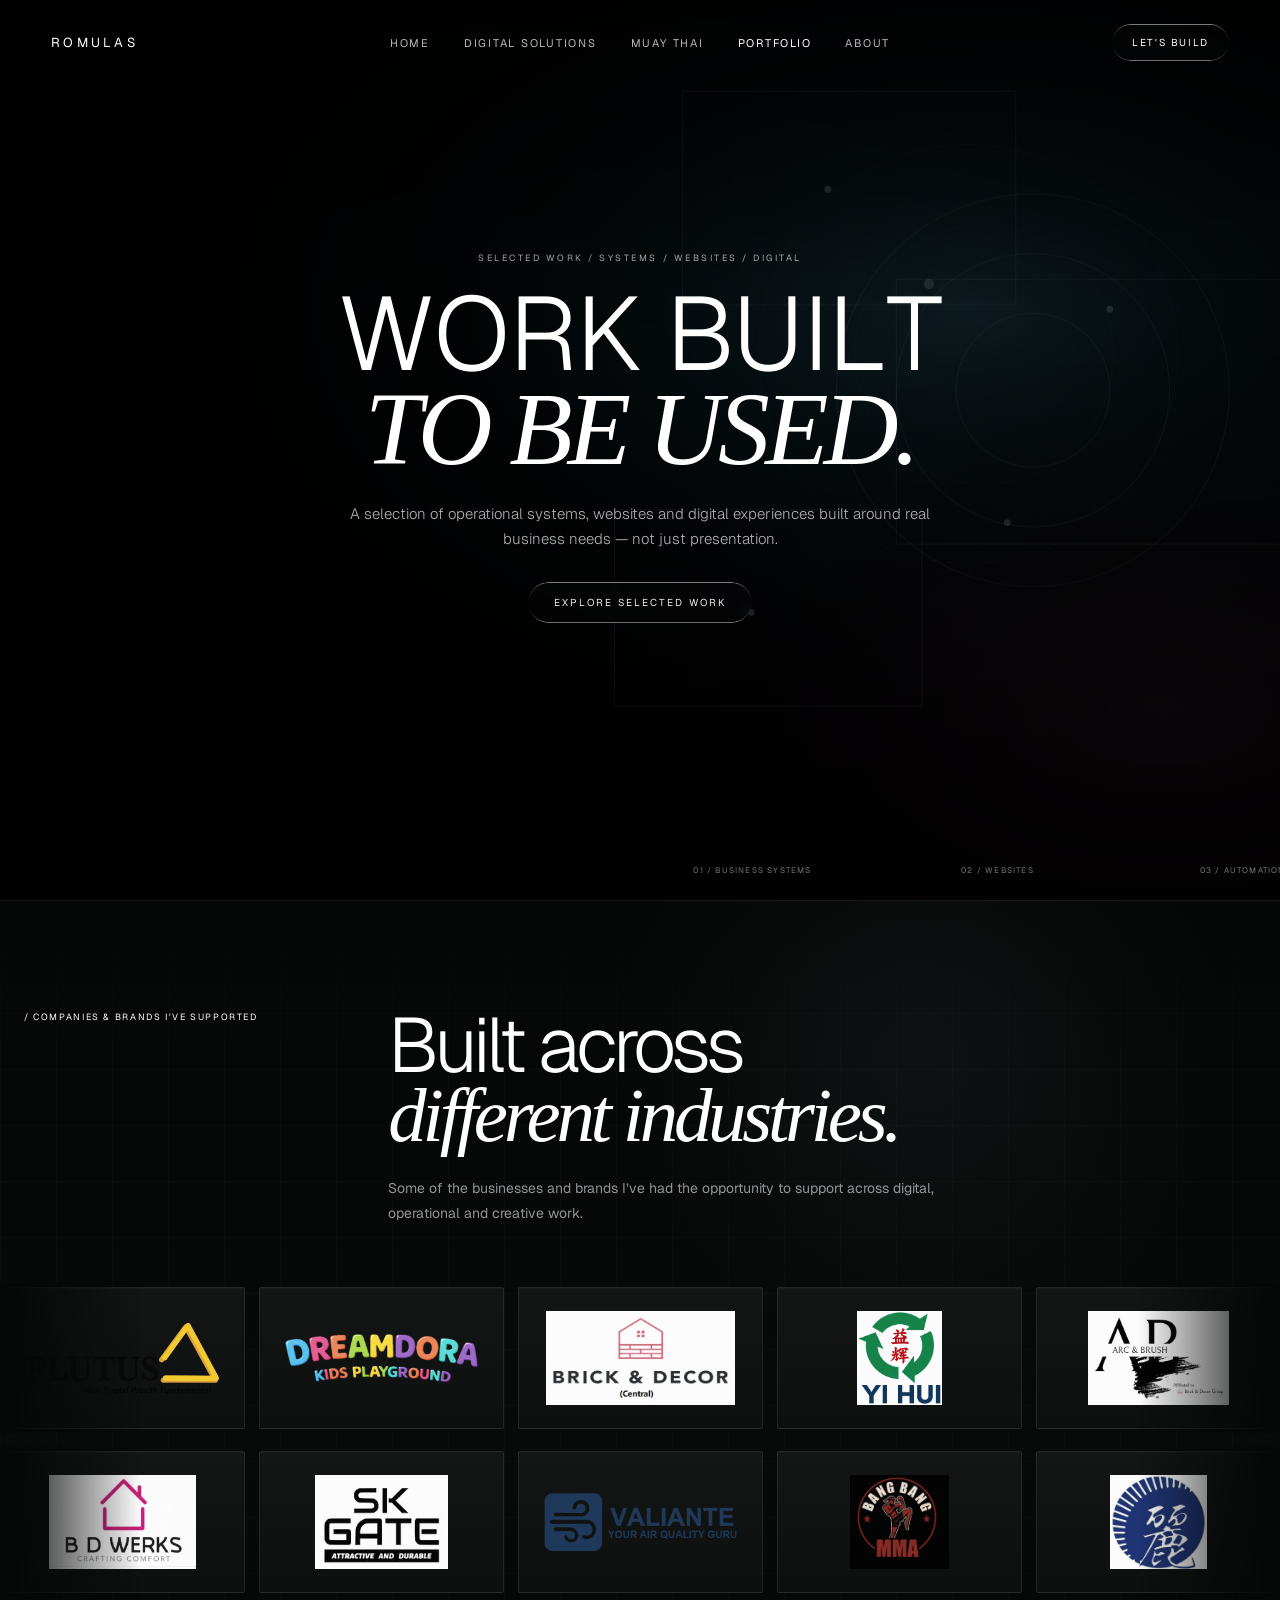
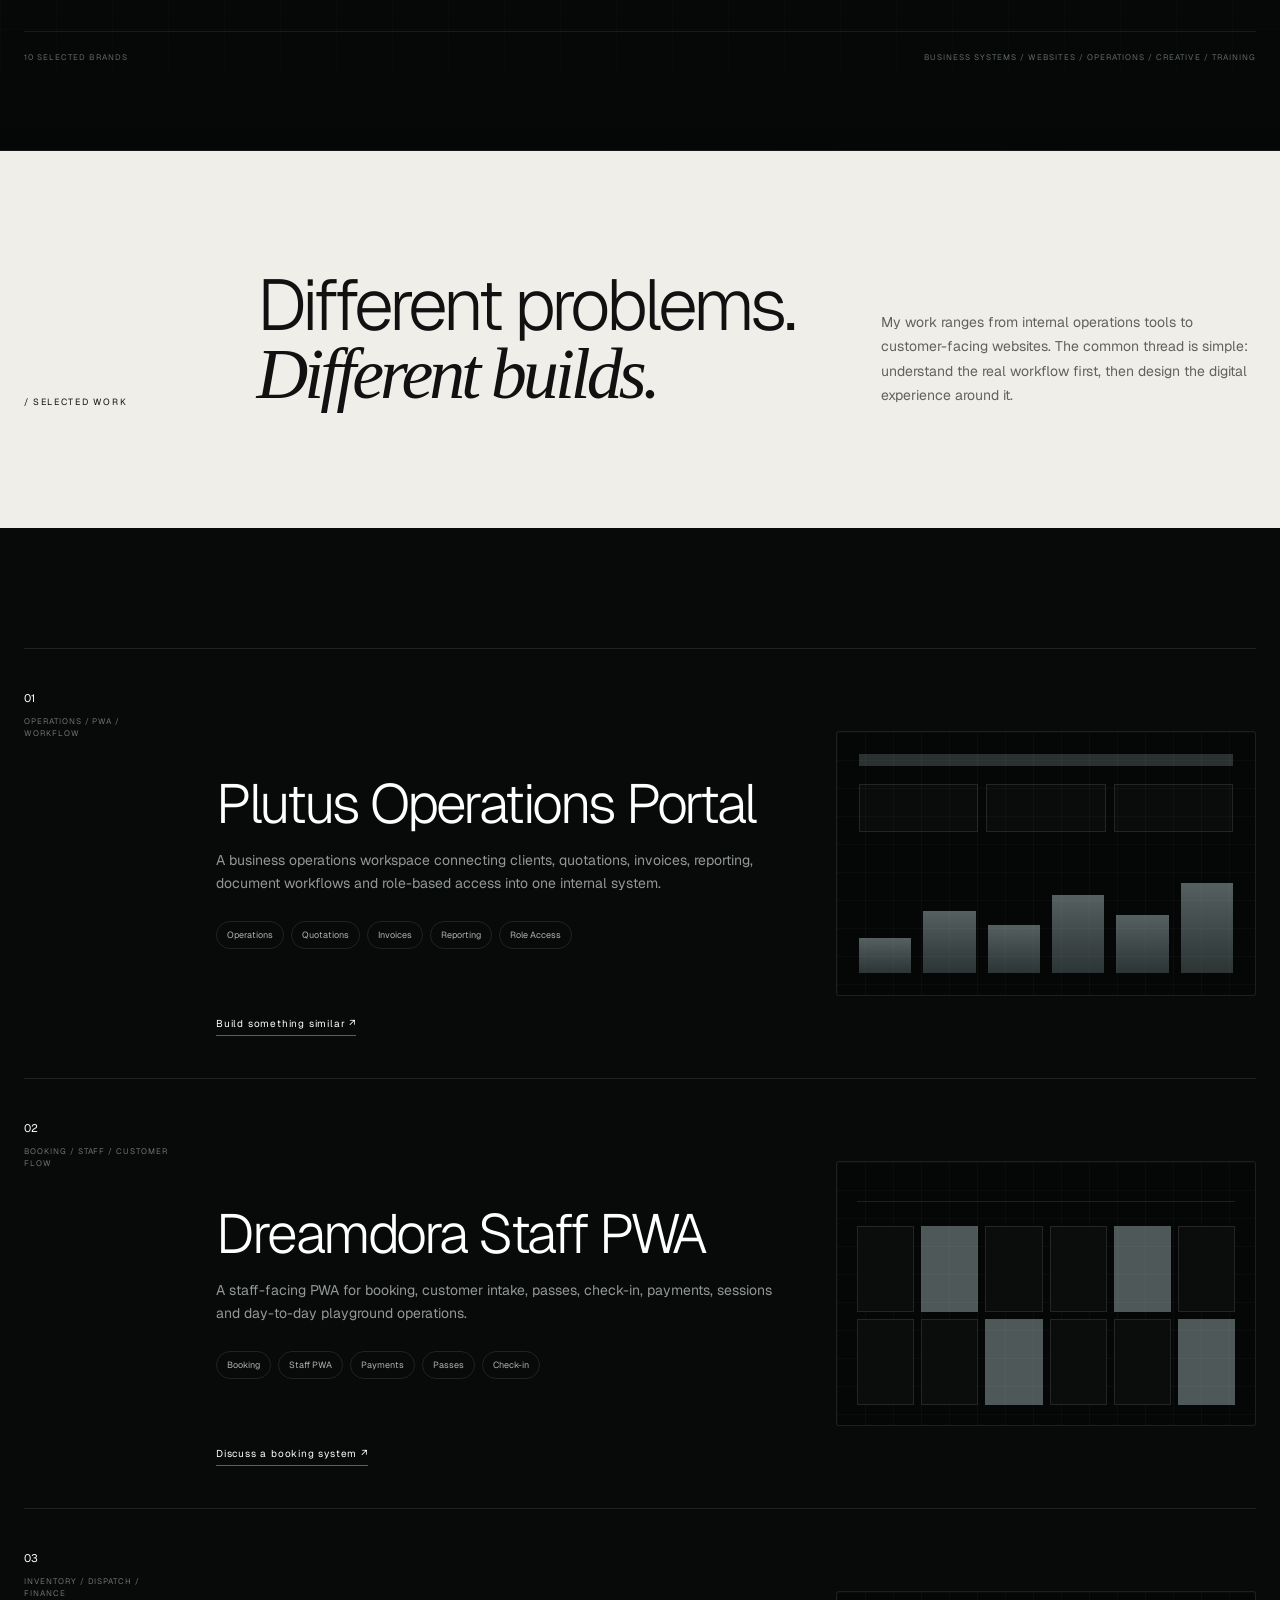
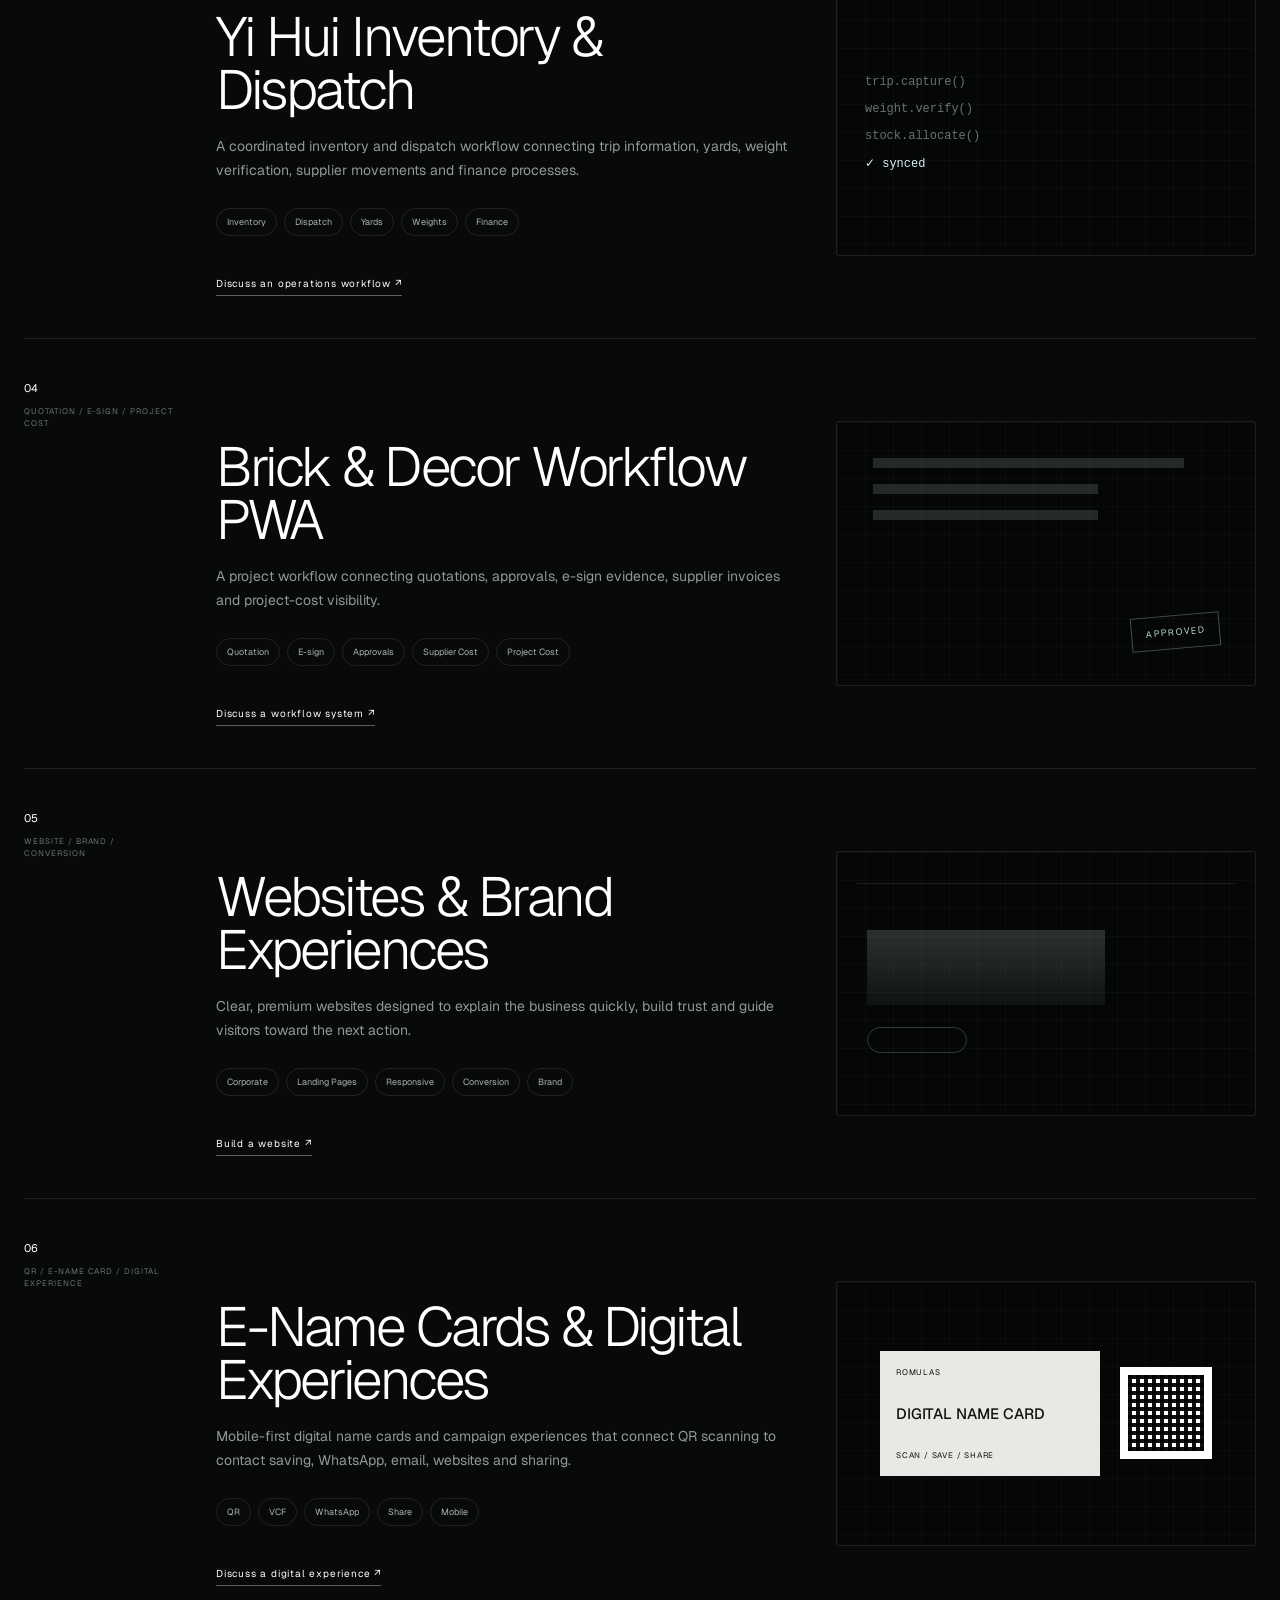
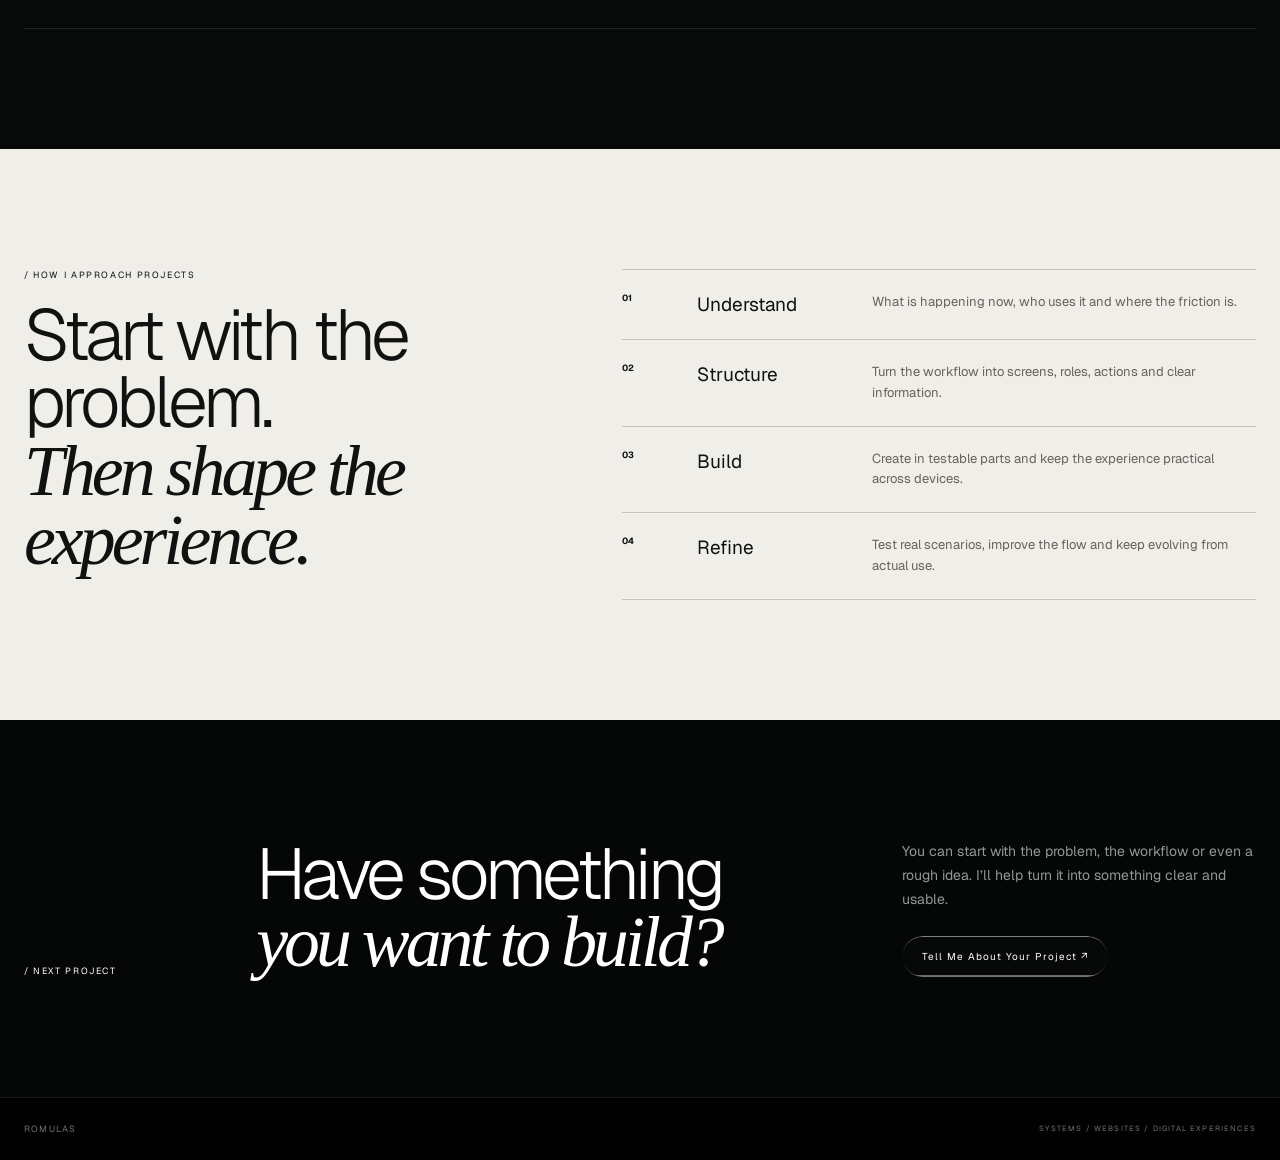
<file: work/index.html>
<!doctype html>
<html lang="en">
<head>
  <meta charset="utf-8">
  <meta name="viewport" content="width=device-width,initial-scale=1,viewport-fit=cover">
  <meta name="theme-color" content="#010101">
  <meta name="description" content="ROMULAS — selected systems, websites, automation and digital experiences built around real business needs.">
  <title>ROMULAS — Selected Work</title>

  <link rel="preconnect" href="https://fonts.googleapis.com">
  <link rel="preconnect" href="https://fonts.gstatic.com" crossorigin>
  <link href="https://fonts.googleapis.com/css2?family=Geist:wght@300;400;500&display=swap" rel="stylesheet">
  <link href="https://db.onlinewebfonts.com/c/2bf40ab72ea4897a3fd9b6e48b233a19?family=Garamond" rel="stylesheet">

  <link rel="stylesheet" href="./styles.css">
</head>
<body>
  <header class="site-nav">
    <a class="brand" href="../">ROMULAS</a>

    <nav class="desktop-nav" aria-label="Primary navigation">
      <a href="../">Home</a>
      <a href="../digital-solutions/">Digital Solutions</a>
      <a href="../muay-thai/">Muay Thai</a>
      <a class="active" href="./">Portfolio</a>
      <a href="../about/">About</a>
    </nav>

    <a class="nav-cta liquid-glass" href="https://wa.me/6581705022?text=Hi%20Romulas%2C%20I%20came%20from%20your%20Portfolio%20page.%20I%20would%20like%20to%20discuss%20a%20project.%20What%20I%20need%20is%3A%20" target="_blank" rel="noopener">Let's Build</a>

    <button class="menu-toggle liquid-glass" type="button" aria-label="Open menu" aria-expanded="false">
      <span></span><span></span><span></span>
    </button>
  </header>

  <div class="mobile-menu mobile-menu-glass" hidden aria-hidden="true">
    <a href="../">Home</a>
    <a href="../digital-solutions/">Digital Solutions</a>
    <a href="../muay-thai/">Muay Thai</a>
    <a class="active" href="./">Portfolio</a>
    <a href="../about/">About</a>
    <a class="mobile-cta" href="https://wa.me/6581705022?text=Hi%20Romulas%2C%20I%20came%20from%20your%20Portfolio%20page.%20I%20would%20like%20to%20discuss%20a%20project.%20What%20I%20need%20is%3A%20" target="_blank" rel="noopener">Let's Build ↗</a>
  </div>

  <main>
    <section class="hero" id="top">
      <div class="hero-media" aria-hidden="true">
        <div class="poster"></div>
        <video class="hero-video" src="./assets/portfolio-hero.mp4" autoplay muted loop playsinline preload="auto"></video>
      </div>
      <div class="hero-shade"></div>
      <div class="hero-depth" aria-hidden="true"><i></i><i></i><i></i></div>

      <div class="hero-content">
        <p class="hero-kicker hero-sequence hero-sequence--kicker">SELECTED WORK / SYSTEMS / WEBSITES / DIGITAL</p>

        <h1 class="hero-title" aria-label="Work built to be used">
          <span class="stagger-line" data-stagger="WORK BUILT"></span>
          <span class="stagger-line font-garamond" data-stagger="TO BE USED."></span>
        </h1>

        <p class="hero-sub hero-sequence hero-sequence--sub">
          A selection of operational systems, websites and digital experiences
          built around real business needs — not just presentation.
        </p>

        <a class="hero-cta liquid-glass hero-sequence hero-sequence--cta" href="#selected-work">Explore Selected Work</a>
      </div>

      <div class="hero-footer hero-sequence hero-sequence--footer">
        <span>01 / BUSINESS SYSTEMS</span>
        <span>02 / WEBSITES</span>
        <span>03 / AUTOMATION</span>
        <span>04 / DIGITAL EXPERIENCES</span>
      </div>
    </section>

    
    <section class="brand-proof section" id="brands-supported">
      <div class="shell">
        <div class="brand-proof-head reveal">
          <p class="section-label">/ COMPANIES &amp; BRANDS I'VE SUPPORTED</p>
          <div>
            <h2>Built across<br><span class="font-garamond">different industries.</span></h2>
            <p>Some of the businesses and brands I’ve had the opportunity to support across digital, operational and creative work.</p>
          </div>
        </div>
      </div>

      <div class="brand-marquee reveal" aria-label="Companies and brands supported">
        <div class="brand-track brand-track-a">
          <div class="brand-card"><img src="./assets/supported-brands/plutus.webp" alt="Plutus"></div>
          <div class="brand-card"><img src="./assets/supported-brands/dreamdora.webp" alt="Dreamdora Kids Playground"></div>
          <div class="brand-card"><img src="./assets/supported-brands/brick-decor.webp" alt="Brick & Decor Central"></div>
          <div class="brand-card"><img src="./assets/supported-brands/yi-hui.webp" alt="Yi Hui"></div>
          <div class="brand-card"><img src="./assets/supported-brands/arc-brush.webp" alt="Arc & Brush"></div>

          <div class="brand-card" aria-hidden="true"><img src="./assets/supported-brands/plutus.webp" alt=""></div>
          <div class="brand-card" aria-hidden="true"><img src="./assets/supported-brands/dreamdora.webp" alt=""></div>
          <div class="brand-card" aria-hidden="true"><img src="./assets/supported-brands/brick-decor.webp" alt=""></div>
          <div class="brand-card" aria-hidden="true"><img src="./assets/supported-brands/yi-hui.webp" alt=""></div>
          <div class="brand-card" aria-hidden="true"><img src="./assets/supported-brands/arc-brush.webp" alt=""></div>
        </div>
      </div>

      <div class="brand-marquee brand-marquee-second reveal" aria-hidden="true">
        <div class="brand-track brand-track-b">
          <div class="brand-card"><img src="./assets/supported-brands/bd-werks.webp" alt=""></div>
          <div class="brand-card"><img src="./assets/supported-brands/sk-gate.webp" alt=""></div>
          <div class="brand-card"><img src="./assets/supported-brands/valiante.webp" alt=""></div>
          <div class="brand-card"><img src="./assets/supported-brands/bang-bang-mma.webp" alt=""></div>
          <div class="brand-card"><img src="./assets/supported-brands/blue-cn.webp" alt=""></div>

          <div class="brand-card"><img src="./assets/supported-brands/bd-werks.webp" alt=""></div>
          <div class="brand-card"><img src="./assets/supported-brands/sk-gate.webp" alt=""></div>
          <div class="brand-card"><img src="./assets/supported-brands/valiante.webp" alt=""></div>
          <div class="brand-card"><img src="./assets/supported-brands/bang-bang-mma.webp" alt=""></div>
          <div class="brand-card"><img src="./assets/supported-brands/blue-cn.webp" alt=""></div>
        </div>
      </div>

      <div class="shell brand-proof-foot reveal">
        <span>10 SELECTED BRANDS</span>
        <span>BUSINESS SYSTEMS / WEBSITES / OPERATIONS / CREATIVE / TRAINING</span>
      </div>
    </section>


    <section class="intro section" id="selected-work">
      <div class="shell">
        <div class="intro-grid reveal">
          <p class="section-label">/ SELECTED WORK</p>
          <h2>Different problems.<br><span class="font-garamond">Different builds.</span></h2>
          <p class="intro-copy">
            My work ranges from internal operations tools to customer-facing websites.
            The common thread is simple: understand the real workflow first, then design
            the digital experience around it.
          </p>
        </div>
      </div>
    </section>

    <section class="projects section">
      <div class="shell project-list">

        <article class="project reveal">
          <div class="project-meta">
            <span>01</span>
            <small>OPERATIONS / PWA / WORKFLOW</small>
          </div>
          <div class="project-main">
            <h3>Plutus Operations Portal</h3>
            <p>
              A business operations workspace connecting clients, quotations, invoices,
              reporting, document workflows and role-based access into one internal system.
            </p>
            <div class="chips">
              <span>Operations</span><span>Quotations</span><span>Invoices</span><span>Reporting</span><span>Role Access</span>
            </div>
          </div>
          <div class="project-visual visual-dashboard" aria-hidden="true">
            <div class="screen-bar"></div>
            <div class="metric-row"><i></i><i></i><i></i></div>
            <div class="chart-bars"><i></i><i></i><i></i><i></i><i></i><i></i></div>
          </div>
          <a class="project-link" href="https://wa.me/6581705022?text=Hi%20Romulas%2C%20I%20came%20from%20your%20Portfolio%20page%20after%20viewing%20your%20systems%20work.%20I%20would%20like%20to%20discuss%20a%20custom%20business%20system%20/%20PWA.%20My%20workflow%20is%3A%20" target="_blank" rel="noopener">Build something similar ↗</a>
        </article>

        <article class="project reveal">
          <div class="project-meta">
            <span>02</span>
            <small>BOOKING / STAFF / CUSTOMER FLOW</small>
          </div>
          <div class="project-main">
            <h3>Dreamdora Staff PWA</h3>
            <p>
              A staff-facing PWA for booking, customer intake, passes, check-in,
              payments, sessions and day-to-day playground operations.
            </p>
            <div class="chips">
              <span>Booking</span><span>Staff PWA</span><span>Payments</span><span>Passes</span><span>Check-in</span>
            </div>
          </div>
          <div class="project-visual visual-booking" aria-hidden="true">
            <div class="booking-head"></div>
            <div class="booking-grid">
              <i></i><i class="on"></i><i></i><i></i><i class="on"></i><i></i>
              <i></i><i></i><i class="on"></i><i></i><i></i><i class="on"></i>
            </div>
          </div>
          <a class="project-link" href="https://wa.me/6581705022?text=Hi%20Romulas%2C%20I%20came%20from%20your%20Portfolio%20page%20after%20viewing%20your%20systems%20work.%20I%20would%20like%20to%20discuss%20a%20custom%20business%20system%20/%20PWA.%20My%20workflow%20is%3A%20" target="_blank" rel="noopener">Discuss a booking system ↗</a>
        </article>

        <article class="project reveal">
          <div class="project-meta">
            <span>03</span>
            <small>INVENTORY / DISPATCH / FINANCE</small>
          </div>
          <div class="project-main">
            <h3>Yi Hui Inventory &amp; Dispatch</h3>
            <p>
              A coordinated inventory and dispatch workflow connecting trip information,
              yards, weight verification, supplier movements and finance processes.
            </p>
            <div class="chips">
              <span>Inventory</span><span>Dispatch</span><span>Yards</span><span>Weights</span><span>Finance</span>
            </div>
          </div>
          <div class="project-visual visual-terminal" aria-hidden="true">
            <code>trip.capture()</code>
            <code>weight.verify()</code>
            <code>stock.allocate()</code>
            <code class="ok">✓ synced</code>
          </div>
          <a class="project-link" href="https://wa.me/6581705022?text=Hi%20Romulas%2C%20I%20came%20from%20your%20Portfolio%20page%20after%20viewing%20your%20systems%20work.%20I%20would%20like%20to%20discuss%20a%20custom%20business%20system%20/%20PWA.%20My%20workflow%20is%3A%20" target="_blank" rel="noopener">Discuss an operations workflow ↗</a>
        </article>

        <article class="project reveal">
          <div class="project-meta">
            <span>04</span>
            <small>QUOTATION / E-SIGN / PROJECT COST</small>
          </div>
          <div class="project-main">
            <h3>Brick &amp; Decor Workflow PWA</h3>
            <p>
              A project workflow connecting quotations, approvals, e-sign evidence,
              supplier invoices and project-cost visibility.
            </p>
            <div class="chips">
              <span>Quotation</span><span>E-sign</span><span>Approvals</span><span>Supplier Cost</span><span>Project Cost</span>
            </div>
          </div>
          <div class="project-visual visual-document" aria-hidden="true">
            <div class="doc-line long"></div>
            <div class="doc-line"></div>
            <div class="doc-line"></div>
            <div class="signature">APPROVED</div>
          </div>
          <a class="project-link" href="https://wa.me/6581705022?text=Hi%20Romulas%2C%20I%20came%20from%20your%20Portfolio%20page%20after%20viewing%20your%20systems%20work.%20I%20would%20like%20to%20discuss%20a%20custom%20business%20system%20/%20PWA.%20My%20workflow%20is%3A%20" target="_blank" rel="noopener">Discuss a workflow system ↗</a>
        </article>

        <article class="project reveal">
          <div class="project-meta">
            <span>05</span>
            <small>WEBSITE / BRAND / CONVERSION</small>
          </div>
          <div class="project-main">
            <h3>Websites &amp; Brand Experiences</h3>
            <p>
              Clear, premium websites designed to explain the business quickly,
              build trust and guide visitors toward the next action.
            </p>
            <div class="chips">
              <span>Corporate</span><span>Landing Pages</span><span>Responsive</span><span>Conversion</span><span>Brand</span>
            </div>
          </div>
          <div class="project-visual visual-site" aria-hidden="true">
            <div class="site-nav-mini"></div>
            <div class="site-copy-mini"></div>
            <div class="site-button-mini"></div>
          </div>
          <a class="project-link" href="https://wa.me/6581705022?text=Hi%20Romulas%2C%20I%20came%20from%20your%20Portfolio%20page%20after%20viewing%20your%20website%20work.%20I%20would%20like%20to%20discuss%20a%20website%20project.%20My%20business%20is%3A%20" target="_blank" rel="noopener">Build a website ↗</a>
        </article>

        <article class="project reveal">
          <div class="project-meta">
            <span>06</span>
            <small>QR / E-NAME CARD / DIGITAL EXPERIENCE</small>
          </div>
          <div class="project-main">
            <h3>E-Name Cards &amp; Digital Experiences</h3>
            <p>
              Mobile-first digital name cards and campaign experiences that connect
              QR scanning to contact saving, WhatsApp, email, websites and sharing.
            </p>
            <div class="chips">
              <span>QR</span><span>VCF</span><span>WhatsApp</span><span>Share</span><span>Mobile</span>
            </div>
          </div>
          <div class="project-visual visual-card" aria-hidden="true">
            <div class="ename-card"><span>ROMULAS</span><b>DIGITAL NAME CARD</b><small>SCAN / SAVE / SHARE</small></div>
            <div class="fake-qr"></div>
          </div>
          <a class="project-link" href="https://wa.me/6581705022?text=Hi%20Romulas%2C%20I%20came%20from%20your%20Portfolio%20page%20after%20viewing%20your%20digital%20experience%20work.%20I%20would%20like%20to%20discuss%3A%20" target="_blank" rel="noopener">Discuss a digital experience ↗</a>
        </article>

      </div>
    </section>

    <section class="approach section">
      <div class="shell approach-grid reveal">
        <div>
          <p class="section-label">/ HOW I APPROACH PROJECTS</p>
          <h2>Start with the problem.<br><span class="font-garamond">Then shape the experience.</span></h2>
        </div>
        <div class="approach-steps">
          <article><b>01</b><h3>Understand</h3><p>What is happening now, who uses it and where the friction is.</p></article>
          <article><b>02</b><h3>Structure</h3><p>Turn the workflow into screens, roles, actions and clear information.</p></article>
          <article><b>03</b><h3>Build</h3><p>Create in testable parts and keep the experience practical across devices.</p></article>
          <article><b>04</b><h3>Refine</h3><p>Test real scenarios, improve the flow and keep evolving from actual use.</p></article>
        </div>
      </div>
    </section>

    <section class="final section">
      <div class="shell final-grid reveal">
        <p class="section-label">/ NEXT PROJECT</p>
        <h2>Have something<br><span class="font-garamond">you want to build?</span></h2>
        <div>
          <p>
            You can start with the problem, the workflow or even a rough idea.
            I’ll help turn it into something clear and usable.
          </p>
          <a class="final-cta liquid-glass" href="https://wa.me/6581705022?text=Hi%20Romulas%2C%20I%20came%20from%20your%20Portfolio%20page.%20I%20would%20like%20to%20discuss%20a%20project.%20What%20I%20need%20is%3A%20" target="_blank" rel="noopener">Tell Me About Your Project ↗</a>
        </div>
      </div>
    </section>
  </main>

  <footer>
    <div class="shell footer-inner">
      <span>ROMULAS</span>
      <small>SYSTEMS / WEBSITES / DIGITAL EXPERIENCES</small>
    </div>
  </footer>

  <script src="./main.js"></script>
</body>
</html>
</file>
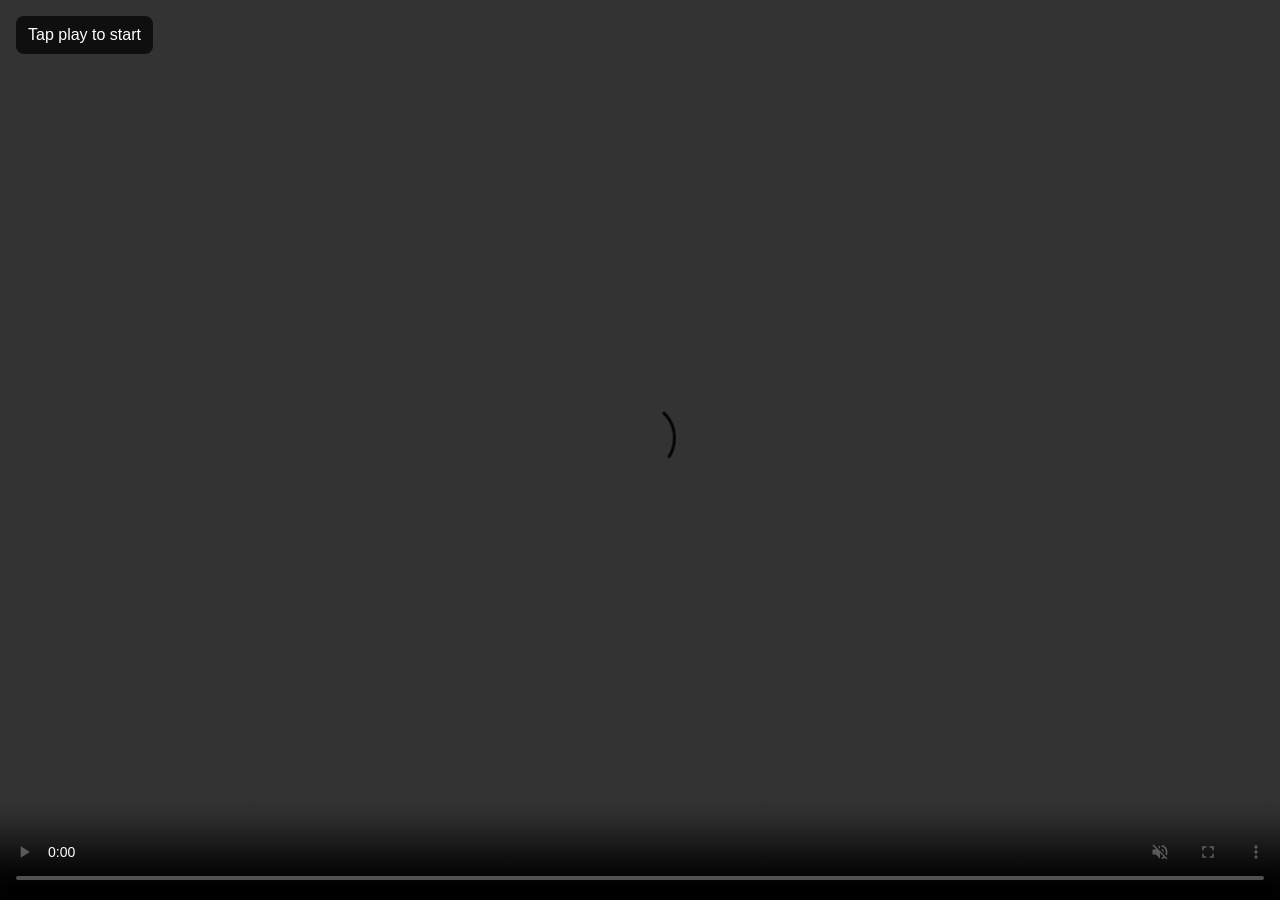
<file: work/video-test.html>
<!doctype html>
<html><head><meta charset="utf-8"><meta name="viewport" content="width=device-width,initial-scale=1">
<title>Portfolio Hero Video Test</title>
<style>
html,body{margin:0;background:#000;color:#fff;font-family:Arial,sans-serif}
video{display:block;width:100vw;height:100vh;object-fit:contain;background:#000}
.status{position:fixed;left:16px;top:16px;z-index:2;background:rgba(0,0,0,.7);padding:10px 12px;border-radius:8px}
</style></head>
<body>
<div class="status" id="s">Loading video…</div>
<video id="v" src="./assets/portfolio-hero.mp4" autoplay muted loop playsinline controls></video>
<script>
const v=document.getElementById('v'),s=document.getElementById('s');
v.addEventListener('loadeddata',()=>s.textContent='Video loaded ✓');
v.addEventListener('error',()=>s.textContent='Video failed to load');
v.play().catch(()=>s.textContent='Tap play to start');
</script>
</body></html>
</file>
<file: styles.css>
:root{font-family:'DM Sans',sans-serif;color:#111315;background:#f2f0e9;font-synthesis:none;--ink:#0c1927;--paper:#f4f1e8;--gold:#c89b36;--electric:#1b54ff}*{box-sizing:border-box}html{scroll-behavior:smooth}body{margin:0;min-width:320px;background:var(--paper);color:#101317;overflow-x:hidden}a{color:inherit;text-decoration:none}.shell{width:min(1440px,calc(100% - 56px));margin-inline:auto}.site-header{position:fixed;z-index:50;top:18px;left:50%;transform:translateX(-50%);height:56px;display:grid;grid-template-columns:1fr auto 1fr;align-items:center;gap:24px;padding:0 18px 0 24px;border:1.5px solid rgba(13,20,28,.9);border-radius:999px;background:rgba(248,246,239,.9);backdrop-filter:blur(14px);box-shadow:0 8px 0 rgba(8,16,24,.14)}.brand{font-family:'Archivo Black',sans-serif;letter-spacing:.12em;font-size:18px}.desktop-nav{display:flex;align-items:center;gap:clamp(18px,2.4vw,38px);font-size:11px;font-weight:700;letter-spacing:.16em}.desktop-nav a{transition:opacity .2s,transform .2s}.desktop-nav a:hover{opacity:.5;transform:translateY(-1px)}.header-cta{justify-self:end;display:flex;align-items:center;gap:8px;background:#0d1117;color:#fff;padding:12px 18px;border-radius:999px;font-size:11px;font-weight:700;letter-spacing:.12em}.hero{position:relative;min-height:100svh;overflow:hidden;background:#eef1f4}.hero-media{position:absolute;inset:0;z-index:0}.hero-image{position:absolute;inset:0;background-size:cover;background-position:center;background-repeat:no-repeat}.base-image{background-image:url('./images/hero-formal-v25.webp')}.reveal-image{background-image:url('./images/hero-muaythai-v25.webp');mask-size:100% 100%;-webkit-mask-size:100% 100%}.hero-grid{position:absolute;inset:0;opacity:.09;pointer-events:none}.hero-mobile-media{display:none}.hero:after{content:'';position:absolute;inset:0;background:linear-gradient(90deg,rgba(246,246,243,.92) 0%,rgba(246,246,243,.58) 35%,rgba(246,246,243,.03) 60%,rgba(246,246,243,0) 100%);z-index:1;pointer-events:none}.hero-ui{position:relative;z-index:5;min-height:100svh;display:flex;flex-direction:column;justify-content:center;align-items:flex-start;padding-top:84px;pointer-events:none}.hero-ui a{pointer-events:auto}.hero-kicker{font-size:11px;font-weight:700;letter-spacing:.34em;margin-bottom:18px}.hero h1{margin:0;font-family:'Archivo Black',sans-serif;font-size:clamp(72px,10.2vw,168px);line-height:.78;letter-spacing:-.06em;color:#111820;text-shadow:8px 8px 0 rgba(255,255,255,.35)}.hero h1 span{color:var(--gold)}.hero-copy{width:min(490px,70vw);margin:26px 0 20px;font-size:clamp(14px,1vw,17px);line-height:1.55;font-weight:600}.hero-actions{display:flex;flex-wrap:wrap;gap:12px}.button{display:inline-flex;align-items:center;gap:10px;padding:13px 17px;border:1.4px solid #12171e;border-radius:999px;font-weight:800;font-size:11px;letter-spacing:.14em;transition:transform .2s,background .2s,color .2s}.button:hover{transform:translateY(-2px)}.button-dark{background:#0d141d;color:#fff}.button-ghost{background:rgba(255,255,255,.55)}.hero-note{position:absolute;z-index:6;bottom:44px;font-size:10px;font-weight:700;line-height:1.55;letter-spacing:.22em}.hero-note-left{left:max(28px,calc((100vw - min(1440px,calc(100% - 56px)))/2));border-left:2px solid #111820;padding-left:18px}.hero-note-right{right:max(28px,calc((100vw - min(1440px,calc(100% - 56px)))/2));text-align:right;border-right:2px solid var(--gold);padding-right:18px}.scroll-cue{position:absolute;z-index:8;left:50%;bottom:34px;transform:translateX(-50%);display:flex;flex-direction:column;gap:8px;align-items:center;font-size:9px;font-weight:700;letter-spacing:.26em}.scroll-circle{border:1px solid #111;border-radius:50%;width:34px;height:34px;display:grid;place-items:center;animation:bob 1.7s ease-in-out infinite}@keyframes bob{50%{transform:translateY(5px)}}.tools-section{padding:110px 0 120px;background:#f4f0e7}.tools-layout{display:grid;grid-template-columns:.85fr 1.65fr;gap:70px;align-items:center}.eyebrow{font-size:10px;letter-spacing:.32em;font-weight:800;margin-bottom:22px}.tools-copy h2,.work-copy h2,.cta-main h2,.split-copy h2{margin:0;font-family:'Archivo Black',sans-serif;letter-spacing:-.06em;line-height:.9}.tools-copy h2{font-size:clamp(52px,6.5vw,104px)}.tools-copy h2 span,.work-copy h2 span,.cta-main h2 span,.split-copy h2 span{color:var(--gold)}.tools-copy>p{margin-top:30px;font-size:10px;letter-spacing:.28em;font-weight:800}.tool-deck{display:grid;grid-template-columns:repeat(4,1fr);align-items:stretch;perspective:1000px}.tool-card{min-height:440px;padding:24px;border:1px solid rgba(0,0,0,.12);display:flex;flex-direction:column;justify-content:space-between;position:relative;transform:translateY(calc(var(--i)*9px)) rotate(calc((var(--i) - 1.5)*1.1deg));box-shadow:0 22px 45px rgba(20,20,20,.13);transition:transform .45s cubic-bezier(.2,.9,.2,1),z-index .2s}.tool-card:hover{transform:translateY(-18px) rotate(0);z-index:10}.tool-card.dark{background:#0c1520;color:#fff}.tool-card.blue{background:var(--electric);color:#fff}.tool-card.light{background:#f8f5ed;color:#12151a}.tool-card h3{font-family:'Archivo Black',sans-serif;font-size:clamp(22px,2vw,34px);line-height:.98;margin:0 0 12px;letter-spacing:-.04em}.tool-card p{margin:0;font-size:12px;line-height:1.55;max-width:210px}.tool-no{font-size:10px;letter-spacing:.2em}.tool-symbol{font-size:70px;line-height:1}.round-arrow{width:40px;height:40px;border:1px solid currentColor;border-radius:50%;display:grid;place-items:center;align-self:flex-end}.split-feature{min-height:100svh;background:#111b26;color:#fff;position:relative;display:grid;align-items:center;overflow:hidden}.split-copy{position:relative;z-index:3;padding:110px 0}.split-copy h2{font-size:clamp(58px,8.5vw,135px);max-width:850px}.split-copy p{max-width:620px;font-size:16px;line-height:1.7}.muay-window{position:absolute;right:-4%;top:0;width:58%;height:100%;clip-path:polygon(16% 0,100% 0,100% 100%,0 100%);opacity:.68}.muay-window:after{content:'';position:absolute;inset:0;background:linear-gradient(90deg,#111b26 0,transparent 45%)}.muay-window img{width:100%;height:100%;object-fit:cover;object-position:center}.work-section{background:#071523;color:#f5f0e6;padding:105px 0 110px;overflow:hidden}.work-grid{display:grid;grid-template-columns:.7fr 1.4fr;gap:65px;align-items:center}.light-text{color:#f5f0e6}.work-copy h2{font-size:clamp(54px,7vw,114px)}.circle-link{margin-top:35px;width:118px;height:118px;border:1.5px solid var(--gold);border-radius:50%;display:flex;align-items:center;justify-content:center;text-align:center;font-size:10px;font-weight:800;letter-spacing:.16em}.project-collage{min-height:520px;position:relative}.project{position:absolute;border:1px solid rgba(255,255,255,.2);box-shadow:0 32px 70px rgba(0,0,0,.35)}.project-main{inset:20px 120px 75px 15px;background:#0d1d2b;padding:36px;transform:rotate(-3deg)}.project-main small{letter-spacing:.25em;font-size:9px;opacity:.6}.project-main strong{display:block;margin-top:52px;font-family:'Archivo Black',sans-serif;font-size:clamp(28px,4vw,58px);line-height:.92}.fake-dashboard{position:absolute;right:28px;bottom:28px;width:52%;height:38%;display:grid;grid-template-columns:repeat(5,1fr);align-items:end;gap:9px;padding:16px;background:#08111b;border:1px solid rgba(255,255,255,.12)}.fake-dashboard span{background:linear-gradient(#2d65ff,#77a0ff)}.fake-dashboard span:nth-child(1){height:28%}.fake-dashboard span:nth-child(2){height:55%}.fake-dashboard span:nth-child(3){height:42%}.fake-dashboard span:nth-child(4){height:82%}.fake-dashboard span:nth-child(5){height:68%}.project-note{right:20px;top:70px;width:210px;min-height:245px;background:#eee9df;color:#0b1118;padding:28px;font-family:'Archivo Black',sans-serif;font-size:34px;line-height:.9;transform:rotate(5deg);display:flex;align-items:center}.project-phone{right:72px;bottom:20px;width:120px;height:240px;border-radius:24px;background:#0b1119;border:5px solid #d5d1c6;transform:rotate(8deg);padding:12px}.mini-chart{height:80px;margin-top:80px;background:linear-gradient(135deg,transparent 44%,#2d65ff 45% 51%,transparent 52%),linear-gradient(25deg,transparent 40%,#c89b36 41% 47%,transparent 48%)}.about-strip{padding:40px 0;background:#c89b36;color:#101317}.about-strip-inner{display:flex;justify-content:space-between;align-items:center;gap:20px;font-size:10px;font-weight:800;letter-spacing:.25em}.about-strip strong{font-family:'Archivo Black',sans-serif;font-size:clamp(34px,5vw,72px);letter-spacing:-.04em}.cta-section{padding:105px 0 120px;background:#f4f0e7;position:relative;overflow:hidden}.cta-section:before{content:'';position:absolute;inset:auto -5% -20% -5%;height:47%;background:linear-gradient(155deg,transparent 0 18%,#1b2327 19% 25%,transparent 26% 32%,#101a20 33% 45%,transparent 46%);opacity:.16;transform:skewY(-4deg)}.cta-layout{position:relative;display:grid;grid-template-columns:.6fr 1.6fr .6fr;gap:40px;align-items:center}.cta-main{text-align:center}.cta-main h2{font-size:clamp(58px,7.8vw,126px)}.cta-main .button{margin-top:28px}.cta-side{font-size:10px;line-height:1.7;font-weight:800;letter-spacing:.2em}.cta-side.right{text-align:right}.reveal-on-scroll{opacity:0;transform:translateY(44px);transition:opacity .8s ease,transform .8s cubic-bezier(.2,.8,.2,1)}.reveal-on-scroll.visible{opacity:1;transform:translateY(0)}@media(max-width:900px){.shell{width:min(100% - 28px,1440px)}.site-header{grid-template-columns:1fr auto;width:calc(100% - 24px);top:10px;height:50px;padding-left:16px;box-shadow:none}.desktop-nav{display:none}.header-cta{padding:10px 13px}.brand{font-size:15px}.desktop-hero{display:none}.hero-mobile-media{display:block;position:absolute;inset:0;z-index:0}.hero-mobile-media img{width:100%;height:100%;object-fit:cover;object-position:64% center}.hero:after{background:linear-gradient(180deg,rgba(246,246,243,.2),rgba(246,246,243,.88) 66%,#f4f1e8 98%)}.hero-ui{justify-content:flex-end;padding:110px 0 150px}.hero h1{font-size:clamp(58px,18vw,98px)}.hero-copy{width:min(100%,520px)}.hero-note-right{display:none}.hero-note-left{bottom:30px;left:18px}.scroll-cue{right:18px;left:auto;transform:none;align-items:flex-end;bottom:30px}.scroll-cue>span:last-child{display:none}.tools-layout,.work-grid,.cta-layout{grid-template-columns:1fr}.tool-deck{grid-template-columns:1fr 1fr;margin-top:20px}.tool-card{min-height:330px;transform:none!important}.split-feature{min-height:820px;align-items:end}.split-copy{padding-bottom:70px}.muay-window{width:100%;height:60%;right:0;top:0;clip-path:none;opacity:.55}.muay-window:after{background:linear-gradient(180deg,transparent 0,#111b26 92%)}.project-collage{min-height:430px}.project-main{inset:35px 55px 40px 0}.project-note{width:160px;min-height:180px;font-size:24px;right:0}.project-phone{right:20px;bottom:0}.cta-side{display:none}.about-strip-inner span{display:none}}@media(max-width:560px){.hero-kicker{font-size:8px;letter-spacing:.24em}.hero h1{font-size:clamp(52px,18.6vw,82px)}.tool-deck{grid-template-columns:1fr}.tool-card{min-height:280px}.tool-symbol{font-size:54px}.project-main{inset:20px 20px 75px 0}.project-note{top:auto;bottom:0;right:0;width:145px;min-height:145px;z-index:4}.project-phone{display:none}}


/* ============================================================
   V23 — HOME MOBILE MENU FIX
   ============================================================ */
.home-menu-toggle,
.home-mobile-backdrop,
.home-mobile-menu{display:none}

.home-mobile-backdrop[hidden],
.home-mobile-menu[hidden]{display:none!important}

@media(max-width:900px){
  body.home-menu-open{overflow:hidden}

  /* Replace the desktop CTA with a hamburger on phone/tablet. */
  .site-header{
    grid-template-columns:1fr auto;
    gap:12px;
  }
  .site-header .header-cta{display:none!important}

  .home-menu-toggle{
    display:flex;
    justify-self:end;
    width:40px;
    height:40px;
    padding:0;
    border:1.4px solid rgba(13,20,28,.85);
    border-radius:50%;
    background:#0d1117;
    flex-direction:column;
    align-items:center;
    justify-content:center;
    gap:4px;
    cursor:pointer;
    position:relative;
    z-index:82;
  }
  .home-menu-toggle span{
    display:block;
    width:16px;
    height:1.5px;
    background:#fff;
    transition:transform .25s ease,opacity .2s ease;
  }
  .home-menu-toggle[aria-expanded="true"] span{
    position:absolute;
  }
  .home-menu-toggle[aria-expanded="true"] span:nth-child(1){transform:rotate(45deg)}
  .home-menu-toggle[aria-expanded="true"] span:nth-child(2){opacity:0}
  .home-menu-toggle[aria-expanded="true"] span:nth-child(3){transform:rotate(-45deg)}

  .home-mobile-backdrop{
    display:block;
    position:fixed;
    inset:0;
    z-index:70;
    background:rgba(7,12,18,.48);
    backdrop-filter:blur(5px);
    -webkit-backdrop-filter:blur(5px);
  }

  .home-mobile-menu{
    display:block;
    position:fixed;
    z-index:80;
    top:72px;
    left:12px;
    right:12px;
    max-width:520px;
    margin-inline:auto;
    padding:18px;
    border:1.4px solid rgba(13,20,28,.82);
    border-radius:24px;
    background:rgba(248,246,239,.97);
    color:#101317;
    box-shadow:0 24px 60px rgba(8,16,24,.28);
    backdrop-filter:blur(18px);
    -webkit-backdrop-filter:blur(18px);
  }
  .home-mobile-menu nav{
    display:flex;
    flex-direction:column;
  }
  .home-mobile-menu a{
    min-height:48px;
    display:flex;
    align-items:center;
    justify-content:space-between;
    padding:0 8px;
    border-bottom:1px solid rgba(13,20,28,.1);
    font-size:13px;
    font-weight:800;
    letter-spacing:.08em;
    text-transform:uppercase;
  }
  .home-mobile-menu a::after{
    content:"↗";
    opacity:.38;
  }
  .home-mobile-menu a.active{color:var(--gold)}
  .home-mobile-menu .home-mobile-cta{
    margin-top:12px;
    padding:0 18px;
    border:0;
    border-radius:999px;
    background:#0d141d;
    color:#fff;
  }
  .home-mobile-menu .home-mobile-cta::after{opacity:1}
}

@media(max-width:560px){
  .home-mobile-menu{top:70px}
}


/* ============================================================
   V24 — HOME HERO CLOSE-UP PORTRAIT
   Uses the supplied professional + Muay Thai close-up portraits.
   No generated replacement image.
   ============================================================ */

/* Desktop: keep the portrait concentrated on the right, with the left
   remaining clean for the large BUILD BETTER SYSTEMS headline. */
.hero-image{
  background-color:#eef1f4;
  background-repeat:no-repeat;
  background-size:auto 118%;
  background-position:76% 45%;
}

/* Slightly different crop for the Muay Thai reveal so the face remains
   aligned closely with the professional portrait during cursor reveal. */
.reveal-image{
  background-size:auto 120%;
  background-position:75% 44%;
}

/* Brighten the new white portrait environment without washing out the face. */
.hero:after{
  background:
    linear-gradient(90deg,
      rgba(246,246,243,.96) 0%,
      rgba(246,246,243,.74) 31%,
      rgba(246,246,243,.20) 49%,
      rgba(246,246,243,.035) 64%,
      rgba(246,246,243,0) 100%);
}

/* Tablet / phone: use the same close-up portrait instead of the old full-body
   image and keep the face high enough above the headline block. */
@media(max-width:900px){
  .hero-mobile-media img{
    width:100%;
    height:100%;
    object-fit:cover;
    object-position:58% 18%;
  }
}

@media(max-width:560px){
  .hero-mobile-media img{
    object-position:57% 14%;
  }
}


/* ============================================================
   V25 — HOME HERO: MATCHED FORMAL / MUAY THAI REVEAL
   Both source images are the same 1122 × 1402 canvas.
   ============================================================ */

/*
  IMPORTANT:
  The two desktop images share the exact same size + position rules.
  This means moving the cursor only reveals the second image;
  it does NOT zoom, jump or change scale.
*/
.desktop-hero .hero-image{
  background-repeat:no-repeat !important;
  background-size:auto 114% !important;
  background-position:84% 43% !important;
}

/* Same geometry for BOTH states */
.desktop-hero .base-image,
.desktop-hero .reveal-image{
  background-size:auto 114% !important;
  background-position:84% 43% !important;
}

/*
  Move the portrait farther right so the face is not sitting around the
  right-middle of the screen and the headline has more breathing room.
*/
.desktop-hero{
  overflow:hidden;
}

/*
  Keep left side cleaner for BUILD BETTER SYSTEMS while leaving the
  portraits visible on the right.
*/
.hero:after{
  background:
    linear-gradient(
      90deg,
      rgba(246,246,243,.97) 0%,
      rgba(246,246,243,.88) 28%,
      rgba(246,246,243,.52) 43%,
      rgba(246,246,243,.12) 57%,
      rgba(246,246,243,0) 72%
    ) !important;
}

/* Tablet / mobile: use the formal portrait with a consistent right-biased crop */
@media(max-width:900px){
  .hero-mobile-media img{
    width:100%;
    height:100%;
    object-fit:cover;
    object-position:70% 18% !important;
  }
}

@media(max-width:560px){
  .hero-mobile-media img{
    object-position:68% 14% !important;
  }
}


/* ============================================================
   V26 — HOME HERO RIGHT-ANCHORED IMAGE STRATEGY
   Start both hero portraits from the RIGHT edge so we do not
   need to keep micro-adjusting percentage positions.
   ============================================================ */

.desktop-hero .hero-image,
.desktop-hero .base-image,
.desktop-hero .reveal-image{
  background-repeat:no-repeat !important;
  background-position:right center !important;
  background-size:auto 114% !important;
}

.hero:after{
  background:
    linear-gradient(
      90deg,
      rgba(246,246,243,.98) 0%,
      rgba(246,246,243,.90) 27%,
      rgba(246,246,243,.58) 42%,
      rgba(246,246,243,.16) 56%,
      rgba(246,246,243,0) 70%
    ) !important;
}

@media(max-width:900px){
  .hero-mobile-media img{
    width:100%;
    height:100%;
    object-fit:cover;
    object-position:right center !important;
  }
}


/* ============================================================
   V28 — HOME PINNED SCROLL STORY
   Replaces the old static BUILD SYSTEMS / BUILD PEOPLE section.
   ============================================================ */

.mindset-story{
  position:relative;
  height:390vh;
  background:#0a121b;
  color:#fff;
}

.mindset-sticky{
  position:sticky;
  top:0;
  height:100svh;
  min-height:680px;
  overflow:hidden;
  background:#0a121b;
}

.mindset-bg{
  position:absolute;
  inset:0;
  overflow:hidden;
  background:#0a121b;
}

.mindset-image{
  position:absolute;
  inset:0;
  background-image:url('./images/home-scroll-discipline-v28.webp');
  background-size:cover;
  background-position:center right;
  background-repeat:no-repeat;
  transform:scale(1.02);
  filter:saturate(.88) contrast(1.04) brightness(.82);
  transition:filter .45s ease;
}

/* Dark left field keeps copy readable; image remains strong on right. */
.mindset-bg::after{
  content:"";
  position:absolute;
  inset:0;
  background:
    linear-gradient(90deg,
      rgba(8,17,27,.98) 0%,
      rgba(8,17,27,.96) 30%,
      rgba(8,17,27,.72) 45%,
      rgba(8,17,27,.22) 63%,
      rgba(8,17,27,.06) 78%,
      rgba(8,17,27,.10) 100%),
    linear-gradient(180deg,rgba(4,9,15,.16),rgba(4,9,15,.08) 65%,rgba(4,9,15,.28));
  z-index:2;
  pointer-events:none;
}

.mindset-tech{
  position:absolute;
  inset:0;
  z-index:3;
  pointer-events:none;
}

.mindset-tech-grid{
  opacity:0;
  background:
    linear-gradient(rgba(207,225,235,.055) 1px,transparent 1px),
    linear-gradient(90deg,rgba(207,225,235,.055) 1px,transparent 1px);
  background-size:48px 48px;
  mask-image:linear-gradient(90deg,transparent 0,#000 48%,#000 100%);
  transition:opacity .45s ease;
}

.mindset-tech-lines{
  opacity:0;
  transition:opacity .45s ease;
}

.mindset-tech-lines span{
  position:absolute;
  height:1px;
  transform-origin:left center;
  background:linear-gradient(90deg,transparent,rgba(219,235,242,.55),transparent);
  box-shadow:0 0 10px rgba(219,235,242,.12);
}

.mindset-tech-lines span:nth-child(1){width:31%;left:51%;top:29%;transform:rotate(8deg)}
.mindset-tech-lines span:nth-child(2){width:27%;left:56%;top:42%;transform:rotate(-11deg)}
.mindset-tech-lines span:nth-child(3){width:25%;left:48%;top:57%;transform:rotate(14deg)}
.mindset-tech-lines span:nth-child(4){width:22%;left:66%;top:67%;transform:rotate(-8deg)}
.mindset-tech-lines span:nth-child(5){width:17%;left:71%;top:20%;transform:rotate(21deg)}

.mindset-tech-ring{
  inset:auto 4.5vw 7vh auto;
  width:min(43vw,660px);
  height:min(43vw,660px);
  border-radius:50%;
  border:1px solid rgba(203,224,235,.17);
  opacity:0;
  transform:scale(.84) rotate(-12deg);
  transition:opacity .45s ease,transform .65s cubic-bezier(.22,1,.36,1);
}

.mindset-tech-ring::before,
.mindset-tech-ring::after{
  content:"";
  position:absolute;
  border-radius:50%;
  border:1px solid rgba(203,224,235,.10);
}

.mindset-tech-ring::before{inset:14%}
.mindset-tech-ring::after{inset:30%}

.mindset-tech-pulse{
  inset:auto 21vw 19vh auto;
  width:10px;
  height:10px;
  border-radius:50%;
  background:#d2a138;
  opacity:0;
  box-shadow:
    0 0 0 1px rgba(210,161,56,.6),
    0 0 26px rgba(210,161,56,.65),
    0 0 70px rgba(210,161,56,.2);
  transition:opacity .35s ease;
}

.mindset-shell{
  position:relative;
  z-index:5;
  height:100%;
}

.mindset-copy{
  position:absolute;
  left:0;
  top:50%;
  width:min(650px,52vw);
  transform:translateY(-50%);
}

.mindset-step-no{
  margin-bottom:24px;
  font-size:10px;
  font-weight:800;
  letter-spacing:.32em;
  color:#d2a138;
}

.mindset-copy h2{
  margin:0;
  font-family:'Archivo Black',sans-serif;
  font-size:clamp(58px,7.5vw,118px);
  line-height:.87;
  letter-spacing:-.06em;
  color:#fff;
  transition:opacity .24s ease,transform .35s cubic-bezier(.22,1,.36,1);
}

.mindset-copy h2 span{color:#d2a138}

.mindset-copy p{
  max-width:560px;
  margin:28px 0 0;
  color:#d9dee2;
  font-size:16px;
  line-height:1.72;
  transition:opacity .24s ease,transform .35s cubic-bezier(.22,1,.36,1);
}

.mindset-link{
  display:inline-flex;
  align-items:center;
  gap:12px;
  margin-top:29px;
  padding-bottom:6px;
  border-bottom:1px solid rgba(255,255,255,.48);
  font-size:10px;
  font-weight:800;
  letter-spacing:.14em;
  color:#fff;
}

.mindset-link span{color:#d2a138}

.mindset-story.is-changing .mindset-copy h2,
.mindset-story.is-changing .mindset-copy p{
  opacity:0;
  transform:translateY(18px);
}

.mindset-rail{
  position:absolute;
  right:0;
  bottom:46px;
  display:flex;
  gap:24px;
  align-items:center;
}

.mindset-tab{
  appearance:none;
  border:0;
  border-bottom:1px solid rgba(255,255,255,.16);
  background:transparent;
  color:#737e88;
  padding:0 0 10px;
  font-family:'DM Sans',sans-serif;
  cursor:pointer;
  display:flex;
  gap:8px;
  align-items:center;
  transition:color .25s ease,border-color .25s ease;
}

.mindset-tab span{
  font-size:10px;
  font-weight:800;
  letter-spacing:.12em;
}

.mindset-tab b{
  font-size:9px;
  letter-spacing:.14em;
}

.mindset-tab:hover,
.mindset-tab.active{
  color:#fff;
  border-color:#d2a138;
}

.mindset-tab.active span{color:#d2a138}

.mindset-scroll-note{
  position:absolute;
  left:0;
  bottom:44px;
  display:flex;
  align-items:center;
  gap:14px;
  color:#9099a1;
  font-size:8px;
  font-weight:800;
  letter-spacing:.22em;
}

.mindset-scroll-line{
  display:block;
  width:52px;
  height:1px;
  background:rgba(255,255,255,.34);
  overflow:hidden;
  position:relative;
}

.mindset-scroll-line::after{
  content:"";
  position:absolute;
  inset:0;
  background:#d2a138;
  transform-origin:left;
  transform:scaleX(var(--mindset-progress,0));
}

/* Visual states follow the current story chapter. */
.mindset-story[data-step="1"] .mindset-tech-grid{opacity:.9}
.mindset-story[data-step="1"] .mindset-tech-lines{opacity:.65}

.mindset-story[data-step="2"] .mindset-tech-grid{opacity:.38}
.mindset-story[data-step="2"] .mindset-tech-lines{opacity:.3}
.mindset-story[data-step="2"] .mindset-tech-ring{
  opacity:.85;
  transform:scale(1) rotate(0deg);
}

.mindset-story[data-step="3"] .mindset-tech-grid{opacity:.65}
.mindset-story[data-step="3"] .mindset-tech-lines{opacity:.72}
.mindset-story[data-step="3"] .mindset-tech-ring{
  opacity:.92;
  transform:scale(1.06) rotate(9deg);
}
.mindset-story[data-step="3"] .mindset-tech-pulse{opacity:1}
.mindset-story[data-step="3"] .mindset-image{
  filter:saturate(.98) contrast(1.07) brightness(.88);
}

@media(max-width:900px){
  .mindset-story{height:auto}
  .mindset-sticky{
    position:relative;
    min-height:920px;
    height:auto;
  }
  .mindset-image{
    background-position:68% top;
    background-size:auto 65%;
  }
  .mindset-bg::after{
    background:
      linear-gradient(180deg,
        rgba(8,17,27,.05) 0%,
        rgba(8,17,27,.16) 38%,
        rgba(8,17,27,.95) 62%,
        rgba(8,17,27,1) 100%);
  }
  .mindset-shell{
    min-height:920px;
    padding-top:510px;
    padding-bottom:125px;
  }
  .mindset-copy{
    position:relative;
    top:auto;
    left:auto;
    width:100%;
    transform:none;
  }
  .mindset-copy h2{
    font-size:clamp(54px,14vw,88px);
  }
  .mindset-copy p{
    font-size:14px;
  }
  .mindset-rail{
    left:0;
    right:auto;
    bottom:56px;
    max-width:100%;
    overflow-x:auto;
    gap:18px;
  }
  .mindset-scroll-note{display:none}
  .mindset-tech-ring{
    width:360px;
    height:360px;
    right:-120px;
    top:120px;
    bottom:auto;
  }
  .mindset-tech-pulse{
    right:70px;
    top:250px;
    bottom:auto;
  }
}

@media(max-width:560px){
  .mindset-sticky,
  .mindset-shell{min-height:870px}
  .mindset-shell{padding-top:465px}
  .mindset-image{
    background-size:auto 58%;
    background-position:68% 0;
  }
  .mindset-copy h2{
    font-size:clamp(48px,14.8vw,72px);
  }
  .mindset-tab b{display:none}
}
</file>
<file: about/styles.css>
:root{--ice:#AFDDFF;--ice2:#c8e8ff;--bg:#000;--text:#fff;--muted:rgba(255,255,255,.52);--line:rgba(255,255,255,.05);--ui:'Manrope',sans-serif;--display:'Graphik LCG Regular Regular','Graphik LCG',sans-serif}*{margin:0;padding:0;box-sizing:border-box}html{scroll-behavior:smooth}body{background:#000;color:#fff;font-family:var(--ui);overflow-x:hidden}a{color:inherit;text-decoration:none}.about-nav{position:absolute;z-index:60;top:0;left:0;width:100%;display:flex;align-items:center;padding:27px 35px}.nav-left{display:flex;align-items:center;gap:40px}.wordmark{font-family:var(--display);font-size:21px;line-height:21px;white-space:nowrap}.desktop-links{display:flex;align-items:center;gap:40px}.desktop-links a{display:flex;align-items:center;gap:3px;font-size:12px}.desktop-links a span{color:rgba(175,221,255,.8)}.desktop-links a:hover,.desktop-links a.active{color:var(--ice)}.nav-right{margin-left:auto;display:flex;align-items:center;gap:12px;font-size:12px}.nav-right span:first-child{color:var(--ice)}.nav-right span:nth-child(2){margin-left:20px}.nav-right b{background:var(--ice);color:#000;border-radius:3px;padding:2px 5px;font-weight:500}.hamburger{display:none}.about-menu{position:fixed;z-index:80;inset:0;background:rgba(0,0,0,.94);backdrop-filter:blur(12px);padding:96px 20px 40px;display:flex;flex-direction:column;opacity:0;visibility:hidden;transform:translateY(-16px);transition:.45s cubic-bezier(.76,0,.24,1)}.about-menu.open{opacity:1;visibility:visible;transform:none}.about-menu nav{display:grid;gap:28px}.about-menu nav a{display:flex;gap:12px;font-size:28px}.about-menu nav span{color:var(--ice);font-size:14px}.menu-close{position:absolute;top:20px;right:20px;width:40px;height:40px;border:0;background:transparent;color:#fff;font-size:30px}.menu-bottom{margin-top:auto;padding-top:40px;border-top:1px solid rgba(255,255,255,.1);display:flex;justify-content:space-between;gap:20px;font-size:12px}.menu-bottom a{color:var(--ice)}
.about-hero{position:relative;height:100vh;min-height:720px;overflow:hidden;background:#000}.portrait-layer{position:absolute;inset:0;background-image:linear-gradient(90deg,#000 0%,rgba(0,0,0,.98) 32%,rgba(0,0,0,.78) 57%,rgba(0,0,0,.48) 74%,rgba(0,0,0,.72) 100%),url('./assets/about-abstract-visual.png');background-size:cover;background-position:center right;filter:saturate(.72) brightness(.72) contrast(1.06);opacity:.78}.grid-layer{position:absolute;inset:0}.grid-layer .v,.grid-layer .h{position:absolute;background:rgba(255,255,255,.045)}.v{top:0;bottom:0;width:1px;transform-origin:top;animation:gridV 1.2s cubic-bezier(.16,1,.3,1) both}.v1{left:12.6%;animation-delay:.6s}.v2{left:37.5%;animation-delay:.7s}.v3{left:61.9%;animation-delay:.8s}.v4{left:86.2%;animation-delay:.9s}.h{left:0;right:0;height:1px;transform-origin:left;animation:gridH 1.2s cubic-bezier(.16,1,.3,1) both}.h1{top:32.7%;animation-delay:.8s}.h2{top:71.4%;animation-delay:.95s}.plus{position:absolute;color:rgba(255,255,255,.7);font-weight:300;font-size:15px;line-height:10px;animation:scaleIn .7s cubic-bezier(.16,1,.3,1) both}.p1{left:12.6%;top:32.7%;animation-delay:1s}.p2{left:37.5%;top:32.7%;animation-delay:1.08s}.p3{left:61.9%;top:32.7%;animation-delay:1.16s}.p4{left:86.2%;top:32.7%;animation-delay:1.24s}.p5{left:12.6%;top:71.4%;animation-delay:1.32s}.p6{left:37.5%;top:71.4%;animation-delay:1.4s}.p7{left:61.9%;top:71.4%;animation-delay:1.48s}.p8{left:86.2%;top:71.4%;animation-delay:1.56s}.hero-title{position:absolute;z-index:10;top:178px;left:35px;max-width:630px;font-family:var(--display);font-size:clamp(54px,6vw,82px);font-weight:400;line-height:.96;letter-spacing:-.045em}.node-system{position:absolute;inset:0;z-index:8;pointer-events:none}.node{position:absolute;width:100px;height:100px;border:1px solid rgba(255,255,255,.8)}.n1{top:27%;left:60%}.n2{top:58%;left:32%}.n3{top:63%;left:50%}.node-label{position:absolute}.node-label span{font-size:12px;color:#fff}.node-label p{margin-top:4px;max-width:210px;color:var(--muted);font-size:11px;line-height:14px}.l1{top:11%;left:56%}.l2{top:76%;left:3%}.l3{top:50%;left:78%}.connectors{position:absolute;inset:0;width:100%;height:100%}.connectors path{fill:none;stroke:rgba(255,255,255,.25);stroke-width:1;vector-effect:non-scaling-stroke;stroke-dasharray:100;stroke-dashoffset:100;animation:drawLine 1s cubic-bezier(.16,1,.3,1) forwards;animation-delay:var(--d)}.bottom-row{position:absolute;z-index:12;bottom:35px;left:35px;right:35px;display:flex;align-items:end;justify-content:space-between}.about-cta{display:flex;align-items:center;gap:10px;background:var(--ice);color:#000;padding:12px 20px;font-size:13px;letter-spacing:.04em}.about-card{max-width:300px}.about-card>b{display:inline-block;background:var(--ice);color:#000;padding:2px 6px;margin-bottom:10px;font-size:12px;font-weight:500}.about-card>div{position:relative;padding:20px;border:1px solid var(--ice);clip-path:polygon(0 0,100% 0,100% 100%,30px 100%,0 calc(100% - 30px))}.about-card p{font-size:13px;line-height:18px;margin-bottom:18px}.about-card a{font-size:12px;color:var(--ice)}
.anim{opacity:0;animation-duration:.9s;animation-timing-function:cubic-bezier(.16,1,.3,1);animation-fill-mode:forwards;animation-delay:var(--d,0ms)}.fade-up{animation-name:fadeUp}.fade-in{animation-name:fadeIn}.slide-right{animation-name:slideRight}.slide-left{animation-name:slideLeft}.scale-in{animation-name:scaleIn}@keyframes fadeUp{from{opacity:0;transform:translateY(18px)}to{opacity:1;transform:none}}@keyframes fadeIn{to{opacity:1}}@keyframes slideRight{from{opacity:0;transform:translateX(20px)}to{opacity:1;transform:none}}@keyframes slideLeft{from{opacity:0;transform:translateX(-20px)}to{opacity:1;transform:none}}@keyframes scaleIn{from{opacity:0;transform:scale(.85)}to{opacity:1;transform:none}}@keyframes drawLine{to{stroke-dashoffset:0}}@keyframes gridV{from{opacity:0;transform:scaleY(0)}to{opacity:1;transform:scaleY(1)}}@keyframes gridH{from{opacity:0;transform:scaleX(0)}to{opacity:1;transform:scaleX(1)}}
.about-section{padding:120px 0;background:#050607;border-top:1px solid rgba(255,255,255,.08)}.about-section.disciplines{background:#090b0d}.about-section.about-final{background:#030405;padding-bottom:140px}.about-shell{width:min(1200px,calc(100% - 56px));margin:auto}.section-intro{display:grid;grid-template-columns:1fr .75fr;gap:60px;align-items:end;margin-bottom:55px}.section-intro>span,.final-grid>div>span{font-size:10px;letter-spacing:.14em;color:#7e888e}.section-intro h2,.final-grid h2{grid-column:1;margin-top:16px;font-family:var(--display);font-size:clamp(44px,5.5vw,78px);font-weight:400;line-height:.96;letter-spacing:-.055em}.section-intro>p{grid-column:2;grid-row:1/3;color:#8d969c;line-height:1.7;font-size:15px}.principles{display:grid;grid-template-columns:repeat(3,1fr);border-top:1px solid rgba(255,255,255,.1)}.principles article{padding:26px 24px 10px 0}.principles b{font-size:10px;color:var(--ice)}.principles h3{margin:55px 0 10px;font-size:30px;font-weight:500}.principles p{color:#818b91;font-size:13px;line-height:1.65}.discipline-list{border-top:1px solid rgba(255,255,255,.1)}.discipline{display:grid;grid-template-columns:80px 1fr 320px;align-items:center;gap:20px;min-height:105px;border-bottom:1px solid rgba(255,255,255,.1);transition:.25s}.discipline:hover{padding-left:12px;background:rgba(175,221,255,.03)}.discipline span{font-size:10px;color:var(--ice)}.discipline strong{font-family:var(--display);font-size:29px;font-weight:400}.discipline small{justify-self:end;color:#7c868c;font-size:10px;letter-spacing:.08em}.final-grid{display:grid;grid-template-columns:1.15fr .85fr;gap:80px;align-items:end}.final-grid p{color:#8a949a;line-height:1.7;margin-bottom:24px}.final-grid a{display:inline-flex;padding:13px 19px;background:var(--ice);color:#000;font-size:13px}.reveal{opacity:0;transform:translateY(32px);transition:.8s cubic-bezier(.22,1,.36,1)}.reveal.visible{opacity:1;transform:none}
@media(max-width:1023px){.about-nav{padding:20px}.desktop-links,.nav-right{display:none}.hamburger{display:flex;margin-left:auto;position:relative;width:40px;height:40px;border:0;background:transparent}.hamburger i{position:absolute;left:9px;width:22px;height:1px;background:#fff;transition:.3s}.hamburger i:first-child{top:16px}.hamburger i:last-child{top:23px}.hamburger[aria-expanded=true] i:first-child{top:20px;transform:rotate(45deg)}.hamburger[aria-expanded=true] i:last-child{top:20px;transform:rotate(-45deg)}.hero-title{top:150px;left:20px;font-size:clamp(46px,8vw,68px);max-width:560px}.node-system{opacity:.72}.l1{left:53%}.bottom-row{left:20px;right:20px;bottom:24px}.portrait-layer{background-position:76% center}.about-card{max-width:260px}}
@media(max-width:767px){.about-hero{min-height:780px}.node-system{display:none}.grid-layer{opacity:.6}.hero-title{top:138px;max-width:88%;font-size:clamp(42px,11vw,62px)}.bottom-row{flex-direction:column;align-items:flex-start;gap:18px}.about-card{display:none}.portrait-layer{background-image:linear-gradient(180deg,#000 0%,rgba(0,0,0,.76) 38%,rgba(0,0,0,.42) 62%,#000 100%),url('./assets/about-abstract-visual.png');background-position:67% center;background-size:cover}.section-intro,.final-grid{grid-template-columns:1fr;gap:28px}.section-intro>p{grid-column:1;grid-row:auto}.principles{grid-template-columns:1fr}.discipline{grid-template-columns:45px 1fr}.discipline small{grid-column:2;justify-self:start;padding-bottom:18px}.about-shell{width:min(100% - 28px,1200px)}}
@media(max-width:520px){.wordmark{font-size:18px}.about-hero{min-height:740px}.portrait-layer{background-position:76% center}.about-section{padding:80px 0}.section-intro h2,.final-grid h2{font-size:43px}}
@media(prefers-reduced-motion:reduce){*{animation:none!important;transition:none!important}.anim,.reveal{opacity:1!important;transform:none!important}.connectors path{stroke-dashoffset:0}}


/* ===== V15 ABOUT NAV FIX ===== */
@media (min-width:1024px){
  .nav-left{gap:34px}
  .desktop-links{gap:27px}
  .desktop-links a{white-space:nowrap}
}
@media (min-width:1024px) and (max-width:1280px){
  .about-nav{padding-left:24px;padding-right:24px}
  .nav-left{gap:24px}
  .desktop-links{gap:18px}
  .desktop-links a{font-size:11px}
  .nav-right{font-size:11px;gap:8px}
  .nav-right span:nth-child(2){margin-left:8px}
}
</file>
<file: automation/styles.css>
:root{--ink:#fafafa;--muted:#a7a6a6;--nav:#b6b5b5;--strip:#8b8a8a;--pill:#fff;--pill-ink:#050505;--bg:#050505;--lime:#c5ff61;--font:'Manrope',system-ui,sans-serif;--mono:'IBM Plex Mono',monospace}
*{box-sizing:border-box}html{scroll-behavior:smooth;background:var(--bg)}body{margin:0;background:var(--bg);color:var(--ink);font-family:var(--font);-webkit-font-smoothing:antialiased;overflow-x:hidden}a{color:inherit;text-decoration:none}.shell{width:min(1240px,calc(100% - 56px));margin:auto}
.topbar{position:absolute;z-index:30;top:0;left:0;width:100%;height:96px;padding:26px 5vw;display:grid;grid-template-columns:1fr auto 1fr;align-items:center}.brand{width:32px;height:49px}.brand svg{width:100%;height:100%}.desktop-nav{display:flex;gap:27px;color:var(--nav);font-size:14px}.desktop-nav a:hover,.desktop-nav a.active{color:#fff}.nav-pill{justify-self:end;background:#fff;color:#050505;border-radius:999px;padding:14px 25px;font-size:14px;font-weight:600}.burger,.mobile-menu{display:none}
.hero{position:relative;height:100vh;min-height:680px;overflow:hidden;background:#050505}.network{position:absolute;inset:0}.network:after{content:"";position:absolute;inset:0;background:linear-gradient(90deg,#050505 0%,rgba(5,5,5,.95) 26%,rgba(5,5,5,.42) 55%,rgba(5,5,5,.13) 78%,#050505 100%),linear-gradient(180deg,transparent 72%,#050505 98%)}.network svg{position:absolute;inset:0;width:100%;height:100%;opacity:.68}.paths path{fill:none;stroke:#6d7d89;stroke-width:1.2;stroke-dasharray:8 12;animation:dash 20s linear infinite}.nodes circle{fill:#b9c6ce}.packet{fill:var(--lime);filter:drop-shadow(0 0 9px rgba(197,255,97,.8))}@keyframes dash{to{stroke-dashoffset:-400}}
.integration-box{position:absolute;width:165px;padding:13px 14px;border:1px solid rgba(255,255,255,.16);background:rgba(13,16,18,.72);backdrop-filter:blur(8px);border-radius:10px;font-size:10px;z-index:1}.integration-box b{display:block;font-size:11px}.integration-box span{display:block;margin-top:4px;color:#788188}.ib1{right:26%;top:16%}.ib2{right:7%;top:31%}.ib3{right:20%;bottom:21%}.ib4{right:4%;bottom:10%}.core{position:absolute;z-index:1;right:27%;top:43%;width:210px;height:105px;border:1px solid rgba(197,255,97,.3);display:grid;place-items:center;background:rgba(5,5,5,.78);box-shadow:0 0 90px rgba(197,255,97,.04)}.core span{position:absolute;top:18px;font:500 9px var(--mono);color:#6d7478}.core b{font-size:14px}
.hero-copy{position:absolute;z-index:3;left:5vw;top:26%;width:min(680px,48vw)}.eyebrow,.section-head>span,.section-tag,.final-layout>div>span{font:500 10px var(--mono);letter-spacing:.15em;color:#7f878b}.hero h1{margin:18px 0 0;font-size:clamp(54px,5.8vw,88px);line-height:.95;font-weight:400;letter-spacing:-.055em}.hero h1 span{display:block}.hero .sub{max-width:600px;margin:26px 0 0;color:var(--muted);font-size:17px;line-height:1.55}.hero-actions{display:flex;align-items:center;gap:30px;margin-top:30px}.pill{display:inline-flex;padding:14px 25px;background:#fff;color:#050505;border-radius:999px;font-weight:600;font-size:14px}.ghost{font-size:14px;color:#fff}.integration-strip{position:absolute;z-index:4;bottom:26px;left:50%;transform:translateX(-50%);display:grid;grid-template-columns:repeat(4,1fr);width:min(850px,72vw);color:var(--strip)}.integration-strip div{display:flex;align-items:center;gap:12px;justify-content:center}.integration-strip i{font:500 9px var(--mono);font-style:normal}.integration-strip b{font-size:13px;letter-spacing:.08em}
.architecture,.uses,.principles,.process,.final-cta{padding:120px 0;border-top:1px solid rgba(255,255,255,.08)}.section-head{max-width:900px}.section-head h2,.principles h2,.final-layout h2{margin:18px 0 0;font-size:clamp(46px,5.7vw,78px);line-height:.96;letter-spacing:-.05em;font-weight:400}.section-head h2 em,.process h2 em{color:var(--lime);font-style:normal}.section-head>p,.final-layout p{max-width:650px;margin-top:23px;color:#8c9498;line-height:1.7;font-size:15px}
.flow-map{margin-top:55px;display:flex;align-items:center;gap:10px;overflow:auto;padding-bottom:8px}.flow-node{min-width:190px;padding:22px;border:1px solid rgba(255,255,255,.14);background:#090b0c}.flow-node small{display:block;font:500 9px var(--mono);color:#646d72}.flow-node strong{display:block;margin-top:24px;font-size:17px}.flow-node.final{border-color:rgba(197,255,97,.4)}.flow-node.final strong{color:var(--lime)}.flow-map>i{font-style:normal;color:var(--lime)}
.uses{background:#080a0b}.use-grid{display:grid;grid-template-columns:repeat(2,1fr);margin-top:52px;border-top:1px solid rgba(255,255,255,.1);border-left:1px solid rgba(255,255,255,.1)}.use{min-height:330px;padding:27px;border-right:1px solid rgba(255,255,255,.1);border-bottom:1px solid rgba(255,255,255,.1);display:flex;flex-direction:column}.use>b{font:500 10px var(--mono);color:var(--lime)}.use h3{margin:75px 0 12px;font-size:38px;font-weight:400}.use p{margin:0;color:#858e93;line-height:1.7;font-size:14px}.use span{margin-top:auto;font-size:13px}
.principles{background:#050505}.principles-layout{display:grid;grid-template-columns:1fr 1fr;gap:70px;align-items:center}.terminal{padding:28px;border:1px solid rgba(255,255,255,.12);background:#080a0b;font-family:var(--mono)}.terminal code{color:var(--lime)}.terminal p{color:#8b959a}.terminal p b{display:inline-block;width:28px;color:#5e676c}.terminal .ok{display:block;margin-top:25px}
.process{background:#090b0d}.process-grid{display:grid;grid-template-columns:repeat(4,1fr);margin-top:55px;border-top:1px solid rgba(255,255,255,.1)}.process-grid article{padding:28px 20px 10px 0}.process-grid b{font:500 10px var(--mono);color:#667076}.process-grid h3{margin:60px 0 11px;font-size:29px;font-weight:400}.process-grid p{margin:0;color:#818a8f;line-height:1.6;font-size:13px}
.final-cta{padding-bottom:140px}.final-layout{display:grid;grid-template-columns:1.2fr .8fr;gap:80px;align-items:end}.final-layout p{margin-bottom:28px}
.reveal{opacity:0;transform:translateY(32px);transition:.8s cubic-bezier(.22,1,.36,1)}.reveal.visible{opacity:1;transform:none}
@media(max-width:850px){.topbar{grid-template-columns:1fr auto;padding:18px}.desktop-nav,.nav-pill{display:none}.burger{display:flex;z-index:40;width:48px;height:48px;border:1px solid rgba(255,255,255,.14);border-radius:999px;background:rgba(255,255,255,.05);backdrop-filter:blur(8px);flex-direction:column;justify-content:center;align-items:center;gap:7px}.burger i{width:19px;height:1px;background:#fff;transition:.3s}.burger[aria-expanded=true] i:first-child{transform:translateY(4px) rotate(45deg)}.burger[aria-expanded=true] i:last-child{transform:translateY(-4px) rotate(-45deg)}.mobile-menu{display:flex;position:fixed;inset:0;z-index:25;background:rgba(5,5,5,.94);backdrop-filter:blur(12px);flex-direction:column;justify-content:center;gap:18px;padding:70px 28px;opacity:0;visibility:hidden;transition:.38s}.mobile-menu.open{opacity:1;visibility:visible}.mobile-menu>span{font:500 10px var(--mono);color:#6e777b;margin-bottom:10px}.mobile-menu a{font-size:31px}.menu-pill{margin-top:15px;width:max-content;background:#fff;color:#050505;border-radius:999px;padding:12px 20px;font-size:16px!important}.hero-copy{left:24px;right:24px;top:25%;width:auto}.hero h1{font-size:clamp(48px,12vw,72px)}.network:after{background:linear-gradient(90deg,rgba(5,5,5,.95),rgba(5,5,5,.55)),linear-gradient(180deg,rgba(5,5,5,.3),transparent 50%,#050505 96%)}.integration-box{opacity:.45}.core{right:-10%;top:55%;opacity:.55}.integration-strip{width:92vw;grid-template-columns:1fr 1fr;gap:12px;bottom:18px}.architecture,.uses,.principles,.process,.final-cta{padding:85px 0}.shell{width:min(100% - 28px,1240px)}.use-grid,.principles-layout,.final-layout{grid-template-columns:1fr}.process-grid{grid-template-columns:1fr 1fr}.flow-map{align-items:stretch}}
@media(max-width:520px){.hero .sub{font-size:14px}.hero-actions{align-items:flex-start;flex-direction:column;gap:16px}.use-grid,.process-grid{grid-template-columns:1fr}.integration-strip b{font-size:10px}.integration-strip i{display:none}}
@media(prefers-reduced-motion:reduce){*{animation:none!important;transition:none!important}.reveal{opacity:1;transform:none}}
</file>
<file: digital-solutions/styles.css>
:root{
  --bg:#050607;
  --panel:#0a0d0f;
  --panel2:#0d1114;
  --line:rgba(255,255,255,.14);
  --text:#f7f7f5;
  --muted:#90979b;
  --dim:#5f686d;
  --lime:#c1ff4d;
  --gold:#d7ae55;
  --nav:#ffffff;
  --nav-text:#2e2e2e;
  --pill-dark:#28282a;
  --font-sans:"Inter","Segoe UI",system-ui,sans-serif;
  --font-mono:"IBM Plex Mono","SFMono-Regular",Consolas,monospace;
  --font-display:"BubbledotICG-FinePos","IBM Plex Mono",monospace;
}
*{box-sizing:border-box}
html{scroll-behavior:smooth;background:var(--bg)}
body{
  margin:0;
  min-width:320px;
  background:var(--bg);
  color:var(--text);
  font-family:var(--font-sans);
  -webkit-font-smoothing:antialiased;
  overflow-x:hidden;
}
body.menu-open{overflow:hidden}
a{color:inherit;text-decoration:none}
button{font:inherit}
.section-shell{width:min(1180px,calc(100% - 44px));margin-inline:auto}
.header{
  position:fixed;
  z-index:100;
  top:22px;
  left:0;
  width:100%;
  pointer-events:none;
}
.header-inner{
  width:min(920px,calc(100% - 30px));
  margin:auto;
  display:flex;
  justify-content:center;
  align-items:center;
  gap:20px;
  pointer-events:auto;
}
.logo-button{
  width:44px;height:44px;border-radius:50%;background:#fff;
  display:grid;place-items:center;box-shadow:0 4px 14px rgba(0,0,0,.16);
  flex:0 0 auto;transition:transform .2s ease
}
.logo-button:hover{transform:scale(1.04)}
.logo-button img{width:72%;height:72%;object-fit:contain}
.nav-pill{
  height:46px;
  max-width:590px;
  flex:1;
  padding:4px 8px;
  border-radius:999px;
  background:#fff;
  box-shadow:0 4px 14px rgba(0,0,0,.16);
  display:flex;
  align-items:center;
  justify-content:space-around;
}
.nav-pill a{
  position:relative;
  height:100%;
  padding:0 10px;
  display:grid;
  place-items:center;
  color:var(--nav-text);
  font-size:13px;
  font-weight:500;
  opacity:.5;
}
.nav-pill a:hover{opacity:.78}
.nav-pill a.active{opacity:1}
.nav-pill a.active:after,.mobile-menu a.active:after{
  content:"";position:absolute;width:3px;height:3px;border-radius:50%;background:#111;
  bottom:5px;left:50%;transform:translateX(-50%);
  box-shadow:-5px 0 0 #111,5px 0 0 #111
}
.talk-pill{
  height:46px;padding:0 22px;border-radius:999px;background:var(--pill-dark);color:#c8c8c8;
  display:flex;align-items:center;justify-content:center;font-size:13px;font-weight:500;white-space:nowrap;
  box-shadow:0 4px 14px rgba(0,0,0,.16)
}
.talk-pill:hover{background:#343436;color:#fff}
.burger{display:none}

/* HERO */
.hero{
  position:relative;
  min-height:100vh;
  min-height:100dvh;
  display:flex;
  flex-direction:column;
  justify-content:center;
  align-items:center;
  overflow:hidden;
  background:#000;
  padding:108px 22px 30px;
}
.bg{position:absolute;inset:0;overflow:hidden;background:#000}
.bg-video{position:absolute;inset:0;width:100%;height:100%;object-fit:cover;pointer-events:none}
.bg:after{
  content:"";position:absolute;inset:0;
  background:linear-gradient(180deg,rgba(0,0,0,.02),rgba(0,0,0,.12) 52%,rgba(0,0,0,.72) 84%,#050607 100%)
}
.binary-overlay{
  position:absolute;inset:0;z-index:1;opacity:.23;mix-blend-mode:screen;pointer-events:none;overflow:hidden;
  font:500 16px/1.35 var(--font-mono);letter-spacing:.18em;color:#f8f8f8;white-space:pre-wrap;
  filter:blur(.1px)
}
.hero-inner{position:relative;z-index:3;text-align:center;width:min(960px,100%);margin:auto}
.trust-row{display:inline-flex;align-items:center;--trust-size:38px;margin-bottom:24px}
.avatar-stack{display:flex;align-items:center}
.trust-avatar{
  width:var(--trust-size);height:var(--trust-size);padding:5px;border-radius:50%;
  background:#28282a;border:1px solid rgba(255,255,255,.4);display:grid;place-items:center
}
.trust-avatar+.trust-avatar{margin-left:calc(var(--trust-size)*-.42)}
.trust-avatar.a1{z-index:1}.trust-avatar.a2{z-index:2}.trust-avatar.a3{z-index:4}
.trust-avatar span{width:100%;height:100%;border-radius:50%;background:#fff;color:#111;display:grid;place-items:center;font:600 9px var(--font-mono)}
.trust-pill{
  height:var(--trust-size);margin-left:calc(var(--trust-size)*-.42);
  padding-left:calc(var(--trust-size)*.58);padding-right:20px;
  border-radius:999px;background:#28282a;border:1px solid rgba(255,255,255,.4);
  color:#c4c2c3;display:flex;align-items:center;font-size:12px;font-weight:500
}
.headline{
  margin:0;color:#fff;font-family:var(--font-display);font-weight:400;
  font-size:clamp(38px,6vw,80px);line-height:1.08;letter-spacing:-.045em
}
.headline span{display:block;white-space:nowrap}
.subhead{
  width:min(620px,92%);margin:24px auto 0;color:#dedede;font-size:clamp(14px,1.5vw,18px);line-height:1.55;opacity:.88
}
.hero-cta{
  margin-top:25px;display:inline-flex;padding:12px 26px;border-radius:999px;background:#fff;color:#000;
  font-size:13px;font-weight:600;
  box-shadow:0 0 0 1px rgba(255,255,255,.15),0 0 22px rgba(255,255,255,.32),0 0 44px rgba(255,255,255,.12)
}
.hero-services{
  position:relative;z-index:3;width:min(860px,100%);display:grid;grid-template-columns:repeat(4,1fr);gap:16px;margin-top:20px
}
.service-mini{text-align:center;padding:8px 4px;transition:transform .2s ease}
.service-mini:hover{transform:translateY(-4px)}
.service-mini .mini-symbol{display:block;font-family:var(--font-display);font-size:24px}
.service-mini b{display:block;font-size:20px;font-weight:500}
.service-mini small{display:block;margin-top:3px;color:#8e8e8e;font-size:11px}

/* ANIMATION */
.anim{opacity:0;transform:translateY(18px);filter:blur(4px);animation:reveal .8s cubic-bezier(.22,1,.36,1) forwards;animation-delay:var(--d,0s)}
@keyframes reveal{to{opacity:1;transform:none;filter:none}}

/* TERMINAL */
.terminal-section{background:#050607;padding:115px 0 80px}
.terminal-window{border:1px solid var(--line);background:#080a0c;box-shadow:0 35px 90px rgba(0,0,0,.34)}
.terminal-bar{
  height:48px;padding:0 16px;border-bottom:1px solid var(--line);display:grid;grid-template-columns:1fr auto 1fr;align-items:center;
  font:500 11px var(--font-mono);color:var(--muted)
}
.terminal-dots{display:flex;gap:7px}.terminal-dots span{width:8px;height:8px;border-radius:50%;background:#43494d}.terminal-dots span:nth-child(2){background:#6b735d}.terminal-dots span:nth-child(3){background:var(--lime)}
.terminal-status{justify-self:end;display:flex;align-items:center;gap:8px;color:#aab2b6}
.pulse-dot{width:7px;height:7px;border-radius:50%;background:var(--lime);box-shadow:0 0 14px var(--lime);animation:pulse 1.4s infinite}
@keyframes pulse{50%{opacity:.35}}
.terminal-grid{display:grid;grid-template-columns:1.1fr .9fr;min-height:480px}
.terminal-copy{padding:clamp(32px,5vw,68px);display:flex;flex-direction:column;justify-content:center}
.terminal-kicker,.eyebrow{font:600 11px var(--font-mono);letter-spacing:.12em;color:var(--lime)}
.terminal-copy h2,.section-heading h2,.workflow-copy h2,.principles-head h2,.final-inner h2{
  margin:18px 0 0;font-size:clamp(38px,5vw,72px);line-height:.98;letter-spacing:-.055em;font-weight:500
}
.terminal-copy h2 span,.section-heading h2 span,.workflow-copy h2 span,.principles-head h2 span,.final-inner h2 span{color:var(--lime)}
.terminal-copy p,.workflow-copy p,.final-actions p{color:#a2aaae;line-height:1.75;font-size:15px}
.terminal-command{margin-top:25px;padding:14px 16px;background:#030404;border-left:2px solid var(--lime);font:500 12px var(--font-mono);color:#d9dee0}
.prompt{color:var(--lime);margin-right:8px}.cursor{color:var(--lime);animation:blink .8s steps(1) infinite}@keyframes blink{50%{opacity:0}}
.code-panel{border-left:1px solid var(--line);background:
  linear-gradient(rgba(193,255,77,.035) 1px,transparent 1px),
  linear-gradient(90deg,rgba(193,255,77,.035) 1px,transparent 1px),
  #060809;background-size:26px 26px;padding:clamp(30px,4vw,56px);display:flex;align-items:center}
.code-panel pre{margin:0;width:100%;white-space:pre-wrap;font:500 clamp(12px,1.15vw,14px)/1.75 var(--font-mono);color:#d9dedf}
.c-muted{color:#596267}.c-key{color:#e8e8e8}.c-num{color:#d7ae55}.c-fn{color:#c1ff4d}.c-success{color:#c1ff4d}

/* MODULES */
.modules-section{background:#080a0c;padding:90px 0 120px}
.section-heading{display:flex;justify-content:space-between;align-items:flex-end;gap:40px;margin-bottom:50px}
.section-heading>div{max-width:720px}.section-heading h2{font-size:clamp(42px,5vw,68px)}
.section-heading p{max-width:360px;margin:0;color:#899195;line-height:1.65;font-size:14px}
.modules-grid{display:grid;grid-template-columns:repeat(2,1fr);border-top:1px solid var(--line);border-left:1px solid var(--line)}
.module-card{
  min-height:420px;padding:28px;border-right:1px solid var(--line);border-bottom:1px solid var(--line);
  display:flex;flex-direction:column;background:#080a0c;transition:background .25s,transform .25s;position:relative;overflow:hidden
}
.module-card:before{
  content:"";position:absolute;inset:0;background:linear-gradient(135deg,rgba(193,255,77,.05),transparent 45%);opacity:0;transition:opacity .25s
}
.module-card:hover{background:#0c0f11}.module-card:hover:before{opacity:1}
.module-top,.module-bottom{display:flex;justify-content:space-between;align-items:center;font:500 10px var(--font-mono);letter-spacing:.12em;color:#6f777b;position:relative;z-index:1}
.module-state{color:var(--lime)}
.ascii-art{margin-top:65px;color:#495156;font:500 12px var(--font-mono);letter-spacing:.08em}
.module-card h3{margin:15px 0 12px;font-size:clamp(32px,4vw,54px);line-height:.95;letter-spacing:-.045em;font-weight:500;position:relative;z-index:1}
.module-card p{max-width:520px;color:#949ca0;line-height:1.65;font-size:14px;position:relative;z-index:1}
.module-bottom{margin-top:auto;padding-top:28px;border-top:1px dashed rgba(255,255,255,.12);color:#d9dddf}.module-bottom span:last-child{color:var(--lime);font-size:18px}

/* WORKFLOW */
.workflow-section{background:#050607;padding:120px 0}
.workflow-layout{display:grid;grid-template-columns:.85fr 1.15fr;gap:80px;align-items:center}
.workflow-copy h2{font-size:clamp(44px,5vw,68px)}
.code-link{display:inline-flex;gap:10px;margin-top:22px;padding:13px 0;border-bottom:1px solid var(--lime);font:500 12px var(--font-mono);color:var(--lime)}
.flow-console{border:1px solid var(--line);padding:28px;background:#07090a;box-shadow:0 30px 80px rgba(0,0,0,.35);font-family:var(--font-mono)}
.flow-row{display:grid;grid-template-columns:1fr auto 1fr;align-items:center;gap:14px}
.flow-node{border:1px solid rgba(255,255,255,.14);padding:15px 16px;text-align:center;color:#d6dcde;font-size:12px;letter-spacing:.06em;background:#0a0d0e}
.flow-arrow{color:var(--lime)}
.flow-line{width:1px;height:28px;background:linear-gradient(var(--lime),rgba(193,255,77,.08));margin:auto}
.flow-row.final .flow-node:last-child{border-color:rgba(193,255,77,.45);color:var(--lime);box-shadow:inset 0 0 28px rgba(193,255,77,.04)}
.console-log{margin-top:30px;padding:18px;background:#030404;color:#7a8488;font-size:11px;line-height:1.8}
.console-log span{color:#515a5e;margin-right:8px}.console-log b{color:var(--lime);font-weight:500}

/* PRINCIPLES */
.principles-section{background:#0a0d0f;padding:110px 0}
.principles-head{max-width:770px}.principles-head h2{font-size:clamp(44px,5.2vw,72px)}
.principles-grid{display:grid;grid-template-columns:repeat(4,1fr);margin-top:60px;border-top:1px solid var(--line);border-left:1px solid var(--line)}
.principle{min-height:240px;padding:25px;border-right:1px solid var(--line);border-bottom:1px solid var(--line)}
.principle b{font:500 12px var(--font-mono);color:var(--lime)}
.principle h3{margin:55px 0 12px;font-size:24px;font-weight:500}
.principle p{margin:0;color:#7f898d;line-height:1.6;font-size:13px}

/* FINAL */
.final-cta{position:relative;background:#030404;padding:120px 0 135px;overflow:hidden}
.matrix-layer{position:absolute;inset:0;opacity:.12;background:
  linear-gradient(90deg,transparent 48%,rgba(193,255,77,.12) 49%,rgba(193,255,77,.12) 50%,transparent 51%) 0 0/42px 42px,
  linear-gradient(transparent 48%,rgba(193,255,77,.08) 49%,rgba(193,255,77,.08) 50%,transparent 51%) 0 0/42px 42px}
.final-inner{position:relative;display:grid;grid-template-columns:1.2fr .8fr;gap:80px;align-items:end}
.final-inner h2{font-size:clamp(50px,6vw,86px)}
.final-actions{padding-bottom:8px}.final-actions p{margin-top:0}
.final-button{display:inline-flex;gap:14px;margin-top:18px;padding:14px 18px;border:1px solid rgba(193,255,77,.6);font:600 11px var(--font-mono);letter-spacing:.08em;color:var(--lime);background:rgba(193,255,77,.03)}
.final-button:hover{background:var(--lime);color:#050607}

/* SCROLL REVEALS */
.reveal{opacity:0;transform:translateY(34px);transition:opacity .8s ease,transform .8s cubic-bezier(.22,1,.36,1)}
.reveal.visible{opacity:1;transform:none}

.mobile-overlay,.mobile-menu{display:none}

@media(max-width:900px){
  .section-shell{width:min(100% - 28px,1180px)}
  .terminal-grid,.workflow-layout,.final-inner{grid-template-columns:1fr}
  .code-panel{border-left:0;border-top:1px solid var(--line)}
  .workflow-layout,.final-inner{gap:45px}
  .principles-grid{grid-template-columns:repeat(2,1fr)}
}
@media(max-width:720px){
  .header{top:12px}.header-inner{justify-content:space-between}.desktop-nav,.desktop-talk{display:none}
  .logo-button,.burger{width:48px;height:48px}
  .burger{
    display:flex;position:relative;z-index:120;flex-direction:column;justify-content:center;align-items:center;gap:5px;border:0;border-radius:50%;
    background:#28282a;box-shadow:0 4px 14px rgba(0,0,0,.16)
  }
  .burger span{width:18px;height:1.5px;background:#fff;transition:.25s}
  .burger[aria-expanded="true"]{background:#fff}.burger[aria-expanded="true"] span{background:#111;position:absolute}
  .burger[aria-expanded="true"] span:nth-child(1){transform:rotate(45deg)}.burger[aria-expanded="true"] span:nth-child(2){opacity:0}.burger[aria-expanded="true"] span:nth-child(3){transform:rotate(-45deg)}
  .hero{padding:100px 14px 22px;min-height:100svh}
  .headline{font-size:clamp(34px,9.2vw,58px);letter-spacing:-.07em}.headline span{white-space:normal}
  .subhead{font-size:14px}.trust-row{--trust-size:34px}.trust-pill{font-size:11px;padding-right:14px}
  .hero-services{grid-template-columns:repeat(2,1fr);gap:5px 12px;margin-top:24px}.service-mini{padding:5px}.service-mini .mini-symbol{font-size:20px}.service-mini b{font-size:17px}.service-mini small{font-size:10px}
  .terminal-section{padding-top:80px}.terminal-bar{grid-template-columns:1fr auto}.terminal-path{display:none}
  .modules-grid{grid-template-columns:1fr}.section-heading{display:block}.section-heading p{margin-top:18px}
  .module-card{min-height:350px}.ascii-art{margin-top:45px}
  .principles-grid{grid-template-columns:1fr}
  .mobile-overlay{display:block;position:fixed;inset:0;z-index:105;background:rgba(0,0,0,.64);backdrop-filter:blur(6px)}
  .mobile-menu{display:block;position:fixed;z-index:110;top:78px;left:14px;right:14px;max-width:520px;margin:auto;padding:22px 18px;border-radius:28px;background:#fff;color:#111;box-shadow:0 20px 60px rgba(0,0,0,.45)}
  .mobile-menu nav{display:flex;flex-direction:column}.mobile-menu a{position:relative;min-height:46px;display:flex;align-items:center;justify-content:center;border-bottom:1px solid rgba(0,0,0,.08);font-weight:500}
  .mobile-menu a.active:after{bottom:8px}.mobile-menu .mobile-talk{margin-top:12px;border:0;border-radius:999px;background:#28282a;color:#fff}
}
@media(max-width:440px){
  .terminal-copy,.code-panel{padding:28px 20px}.terminal-copy h2{font-size:36px}.module-card{padding:22px}
  .flow-console{padding:18px}.flow-node{padding:12px 8px;font-size:10px}.workflow-section,.modules-section,.principles-section,.final-cta{padding-top:85px;padding-bottom:90px}
}
@media(prefers-reduced-motion:reduce){
  *,*:before,*:after{animation:none!important;transition:none!important;scroll-behavior:auto!important}
  .anim,.reveal{opacity:1!important;transform:none!important;filter:none!important}
}

/* EXTRA LONG-FORM CONTENT */
.signals-section{background:#060809;padding:115px 0;border-top:1px solid var(--line)}
.signals-heading{display:grid;grid-template-columns:1fr 1fr;gap:60px;align-items:end;margin-bottom:50px}
.signals-heading h2,.builds-head h2{
  margin:16px 0 0;font-size:clamp(44px,5.4vw,74px);line-height:.96;letter-spacing:-.055em;font-weight:500
}
.signals-heading h2 span,.builds-head h2 span{color:var(--lime)}
.signals-heading p{margin:0;color:#899296;font:400 14px/1.7 var(--font-sans);max-width:430px}
.signal-list{border-top:1px solid var(--line)}
.signal-row{
  display:grid;grid-template-columns:70px 1fr 180px;gap:20px;align-items:center;
  min-height:110px;border-bottom:1px solid var(--line);font-family:var(--font-mono)
}
.signal-no{color:#596267;font-size:11px}.signal-row strong{font:500 clamp(17px,2vw,25px)/1.35 var(--font-sans)}
.signal-route{justify-self:end;color:var(--lime);font-size:11px;letter-spacing:.1em}
.builds-section{background:#090c0e;padding:115px 0}
.builds-head{display:flex;justify-content:space-between;align-items:end;gap:40px;margin-bottom:50px}
.builds-console{border:1px solid var(--line);background:#050708}
.build-line{
  display:grid;grid-template-columns:110px .8fr 1.4fr;gap:20px;align-items:center;
  min-height:92px;padding:0 22px;border-bottom:1px solid var(--line);font-family:var(--font-mono)
}
.build-line:last-child{border-bottom:0}
.build-status{
  width:max-content;padding:6px 8px;border:1px solid rgba(193,255,77,.34);color:var(--lime);
  font-size:9px;letter-spacing:.09em;background:rgba(193,255,77,.025)
}
.build-line b{font:500 17px var(--font-sans)}
.build-line>span:last-child{color:#6f7a7f;font-size:11px;line-height:1.5}

@media(max-width:720px){
  .signals-heading{grid-template-columns:1fr;gap:20px}
  .signal-row{grid-template-columns:42px 1fr;min-height:120px;padding:18px 0}
  .signal-route{grid-column:2;justify-self:start}
  .builds-head{display:block}.builds-head .code-link{margin-top:22px}
  .build-line{grid-template-columns:1fr;padding:20px;gap:9px}
}


/* ============================================================
   V23 — DIGITAL SOLUTIONS MOBILE MENU VISIBILITY FIX
   ============================================================ */

/* Author CSS previously set display:block at mobile widths, which could
   override the HTML hidden state. These rules make hidden authoritative. */
.mobile-overlay[hidden],
.mobile-menu[hidden]{
  display:none!important;
}

@media(max-width:720px){
  .mobile-overlay:not([hidden]){display:block}
  .mobile-menu:not([hidden]){display:block}
}


/* ============================================================
   V27 — HERO SERVICE LINKS: BIGGER + OBVIOUSLY CLICKABLE
   ============================================================ */

.hero-services{
  width:min(1120px,96%);
  gap:14px;
  margin-top:30px;
}

.service-mini{
  min-height:118px;
  padding:18px 18px 16px;
  text-align:left;
  display:grid;
  grid-template-columns:42px 1fr auto;
  align-items:center;
  gap:14px;
  border:1px solid rgba(255,255,255,.20);
  border-radius:18px;
  background:
    linear-gradient(180deg,rgba(255,255,255,.07),rgba(255,255,255,.025)),
    rgba(8,9,11,.52);
  backdrop-filter:blur(13px);
  -webkit-backdrop-filter:blur(13px);
  box-shadow:
    inset 0 1px 0 rgba(255,255,255,.08),
    0 12px 34px rgba(0,0,0,.18);
  cursor:pointer;
  position:relative;
  overflow:hidden;
  transition:
    transform .28s cubic-bezier(.22,1,.36,1),
    border-color .28s ease,
    background .28s ease,
    box-shadow .28s ease;
}

.service-mini::before{
  content:"";
  position:absolute;
  inset:0;
  background:linear-gradient(120deg,rgba(255,255,255,.10),transparent 38%);
  opacity:.4;
  pointer-events:none;
}

.service-mini:hover,
.service-mini:focus-visible{
  transform:translateY(-6px);
  border-color:rgba(255,255,255,.60);
  background:
    linear-gradient(180deg,rgba(255,255,255,.13),rgba(255,255,255,.045)),
    rgba(12,13,15,.72);
  box-shadow:
    inset 0 1px 0 rgba(255,255,255,.15),
    0 20px 48px rgba(0,0,0,.28),
    0 0 0 1px rgba(255,255,255,.05);
  outline:none;
}

.service-mini .mini-symbol{
  display:grid;
  place-items:center;
  width:42px;
  height:42px;
  border-radius:50%;
  border:1px solid rgba(255,255,255,.30);
  background:rgba(255,255,255,.05);
  color:#fff;
  font-family:var(--font-display);
  font-size:24px;
  line-height:1;
  transition:background .25s ease,color .25s ease,transform .25s ease;
}

.service-mini:hover .mini-symbol,
.service-mini:focus-visible .mini-symbol{
  background:#fff;
  color:#111;
  transform:rotate(-4deg) scale(1.04);
}

.mini-copy{
  min-width:0;
  display:flex;
  flex-direction:column;
  gap:5px;
}

.service-mini .mini-copy b{
  display:block;
  font-size:22px;
  line-height:1;
  font-weight:600;
  color:#fff;
}

.service-mini .mini-copy small{
  display:block;
  margin:0;
  color:#d1d1d1;
  font-size:13px;
  line-height:1.28;
}

.mini-open{
  align-self:end;
  color:#fff;
  font:600 9px var(--font-mono);
  letter-spacing:.13em;
  opacity:.55;
  transition:opacity .25s ease,transform .25s ease;
}

.service-mini:hover .mini-open,
.service-mini:focus-visible .mini-open{
  opacity:1;
  transform:translate(2px,-2px);
}

/* The blocks are links, so use a subtle handoff indicator on hover. */
.service-mini::after{
  content:"";
  position:absolute;
  left:16px;
  right:16px;
  bottom:0;
  height:2px;
  background:#fff;
  transform:scaleX(0);
  transform-origin:left;
  transition:transform .3s cubic-bezier(.22,1,.36,1);
}
.service-mini:hover::after,
.service-mini:focus-visible::after{
  transform:scaleX(1);
}

@media(max-width:900px){
  .hero-services{
    width:min(760px,100%);
    grid-template-columns:repeat(2,1fr);
    gap:12px;
  }
  .service-mini{
    min-height:108px;
    padding:15px;
    grid-template-columns:38px 1fr auto;
    gap:12px;
  }
  .service-mini .mini-symbol{
    width:38px;
    height:38px;
    font-size:21px;
  }
  .service-mini .mini-copy b{font-size:19px}
  .service-mini .mini-copy small{font-size:12px}
}

@media(max-width:720px){
  .hero-services{
    grid-template-columns:1fr !important;
    gap:10px !important;
    margin-top:26px !important;
  }
  .service-mini{
    min-height:82px;
    padding:13px 14px !important;
    grid-template-columns:36px 1fr auto;
    gap:11px;
  }
  .service-mini .mini-symbol{
    width:36px;
    height:36px;
    font-size:19px !important;
  }
  .service-mini .mini-copy b{
    font-size:17px !important;
  }
  .service-mini .mini-copy small{
    font-size:11px !important;
  }
  .mini-open{
    font-size:8px;
  }
}
</file>
<file: marketing/styles.css>
:root{--text:#fff;--muted:#b0b0b0;--font:'Inter',sans-serif}
*{box-sizing:border-box}html,body{margin:0;width:100%;height:100%;background:#000;color:#fff;font-family:var(--font);-webkit-font-smoothing:antialiased}body{overflow-x:hidden;overflow-y:auto}a{color:inherit;text-decoration:none}button{font:inherit;color:inherit}.video-layer{position:fixed;inset:0;z-index:0;background:#000;overflow:hidden}.video-layer video{position:absolute;inset:0;width:100%;height:100%;object-fit:cover}.bottom-blur{position:fixed;inset:0;z-index:1;pointer-events:none;backdrop-filter:blur(24px);-webkit-backdrop-filter:blur(24px);mask-image:linear-gradient(to top,black 0%,transparent 45%);-webkit-mask-image:linear-gradient(to top,black 0%,transparent 45%)}
.page{position:relative;z-index:2;height:100vh;height:100dvh;display:flex;flex-direction:column}.navbar{position:relative;z-index:50;display:flex;align-items:center;justify-content:space-between;padding:20px 48px}.brand{font-size:27px;font-weight:600;letter-spacing:-.04em}.brand span{font-weight:300}.desktop-nav{position:absolute;left:50%;transform:translateX(-50%);display:flex;gap:26px;font-size:14px}.desktop-nav a{color:rgba(255,255,255,.78);transition:.2s}.desktop-nav a:hover,.desktop-nav a.active{color:#fff}.right-nav{display:flex;align-items:center;gap:10px}.liquid-glass{background:rgba(255,255,255,.01);background-blend-mode:luminosity;backdrop-filter:blur(4px);-webkit-backdrop-filter:blur(4px);border:none;box-shadow:inset 0 1px 1px rgba(255,255,255,.1);position:relative;overflow:hidden}.liquid-glass:before{content:"";position:absolute;inset:0;border-radius:inherit;padding:1.4px;background:linear-gradient(180deg,rgba(255,255,255,.45) 0%,rgba(255,255,255,.15) 20%,rgba(255,255,255,0) 40%,rgba(255,255,255,0) 60%,rgba(255,255,255,.15) 80%,rgba(255,255,255,.45) 100%);-webkit-mask:linear-gradient(#fff 0 0) content-box,linear-gradient(#fff 0 0);-webkit-mask-composite:xor;mask-composite:exclude;pointer-events:none}.nav-contact{height:42px;padding:0 18px;border-radius:999px;display:flex;align-items:center;gap:8px;font-size:13px}.nav-contact svg{width:17px;height:17px;fill:none;stroke:currentColor;stroke-width:1.8}.menu-button{display:none;width:42px;height:42px;border-radius:50%;align-items:center;justify-content:center;flex-direction:column;gap:5px}.menu-button span{width:18px;height:1.5px;background:#fff;transition:.3s}.mobile-menu{display:none}
.hero{flex:1;display:flex;align-items:flex-end;padding:0 48px 62px;z-index:10}.hero-layout{width:100%;display:flex;align-items:flex-end;gap:40px}.hero-left{flex:1;max-width:970px}.metadata{display:flex;flex-wrap:wrap;gap:28px;margin-bottom:20px;font-size:13px}.metadata span{display:flex;align-items:center;gap:8px}.metadata svg{width:18px;height:18px;fill:none;stroke:currentColor;stroke-width:1.7}.metadata span:first-child svg{fill:#fff;stroke:#fff}.metadata b{font-weight:500}.campaign-label{font-size:11px;letter-spacing:.16em;font-weight:600;margin:0 0 11px;color:rgba(255,255,255,.72)}h1{font-size:clamp(48px,6vw,96px);font-weight:400;line-height:.95;letter-spacing:-.055em;margin:0 0 18px;max-width:950px}.description{font-size:clamp(16px,1.5vw,21px);line-height:1.55;color:#b9b9b9;margin:0 0 35px;max-width:740px}.actions{display:flex;gap:12px;flex-wrap:wrap}.watch-btn,.learn-btn{display:inline-flex;align-items:center;justify-content:center;height:48px;padding:0 24px;border-radius:999px;font-size:14px;font-weight:500}.watch-btn{background:#fff;color:#000}.watch-btn:hover{background:#e8e8e8}.watch-btn svg{width:18px;height:18px;fill:#000;margin-right:9px}.learn-btn{min-width:154px}.hero-arrows{display:flex;gap:10px;justify-content:flex-end}.arrow{height:48px;padding:0 18px;border-radius:999px;display:flex;align-items:center;gap:9px;font-size:13px;cursor:pointer}.arrow svg{width:17px;height:17px;fill:none;stroke:currentColor;stroke-width:1.8}
@keyframes blurFadeUp{from{opacity:0;filter:blur(20px);transform:translateY(40px)}to{opacity:1;filter:blur(0);transform:translateY(0)}}.animate-blur-fade-up{opacity:0;animation:blurFadeUp 1s ease-out forwards}
@media(max-width:1023px){.navbar{padding:17px 24px}.desktop-nav{display:none}.menu-button{display:flex}.nav-contact{display:none}.mobile-menu{display:flex;position:absolute;z-index:40;left:0;right:0;top:72px;flex-direction:column;gap:4px;padding:14px 18px 18px;background:rgba(17,17,19,.95);backdrop-filter:blur(16px);border-top:1px solid #2b2b2d;border-bottom:1px solid #2b2b2d;box-shadow:0 20px 50px rgba(0,0,0,.45);transform:translateY(-16px);opacity:0;pointer-events:none;transition:.5s}.mobile-menu.open{transform:translateY(0);opacity:1;pointer-events:auto}.mobile-menu a{padding:13px;border-radius:9px;font-size:17px}.mobile-menu a:hover{background:rgba(255,255,255,.06)}.menu-button[aria-expanded=true] span:nth-child(1){transform:translateY(6.5px) rotate(45deg)}.menu-button[aria-expanded=true] span:nth-child(2){opacity:0}.menu-button[aria-expanded=true] span:nth-child(3){transform:translateY(-6.5px) rotate(-45deg)}.hero{padding:0 24px 42px}}
@media(max-width:767px){.hero-layout{flex-direction:column;align-items:flex-start;gap:26px}.hero-arrows{justify-content:flex-start}.metadata{gap:14px;font-size:11px}h1{font-size:clamp(43px,12vw,68px)}.description{font-size:16px;margin-bottom:25px}.hero{padding-bottom:30px}.arrow,.watch-btn,.learn-btn{height:44px}}
@media(max-width:639px){.navbar{padding:15px 16px}.brand{font-size:23px}.hero{padding:0 16px 22px}.metadata{margin-bottom:13px}.campaign-label{font-size:9px}.description{font-size:14px}.actions{gap:8px}.watch-btn,.learn-btn{padding:0 17px;font-size:12px}.hero-arrows{gap:8px}.arrow{padding:0 14px;font-size:12px}.video-layer video{object-position:center}}
@media(prefers-reduced-motion:reduce){*,*:before,*:after{animation:none!important;transition:none!important}.animate-blur-fade-up{opacity:1!important;filter:none!important;transform:none!important}}
.mkt-long{position:relative;z-index:3;padding:110px 0;background:#ece8df;color:#111}.mkt-shell{width:min(1280px,calc(100% - 56px));margin:auto}.mkt-head{display:grid;grid-template-columns:1fr .85fr;gap:60px;align-items:end;margin-bottom:50px}.mkt-head>span,.copy>span,.final span{font:500 10px Inter,sans-serif;letter-spacing:.14em;color:#777}.mkt-head h2,.copy h2,.final h2{margin:16px 0 0;font-size:clamp(46px,5.6vw,82px);line-height:.93;letter-spacing:-.055em;font-weight:400}.mkt-head p{grid-column:2;grid-row:1/3;color:#696660;line-height:1.7}.service-grid{display:grid;grid-template-columns:1fr 1fr;gap:12px}.service-card{min-height:440px;padding:28px;display:flex;flex-direction:column}.service-card>b{font-size:10px}.service-card h3{margin:70px 0 12px;font-size:48px;line-height:.94;font-weight:400}.service-card p{line-height:1.65;opacity:.78}.service-card>strong{margin-top:auto}.coral{background:#ff6550}.blue{background:#1659ff;color:#fff}.dark{background:#11151a;color:#fff}.light{background:#f7f4ed;border:1px solid #ccc}.ename-mini{display:flex;gap:12px;align-items:end;margin:26px 0}.ename-mini>div{width:220px;height:120px;padding:16px;background:#111;color:#fff;display:flex;flex-direction:column;justify-content:space-between}.ename-mini i{width:84px;height:84px;border:8px solid #fff;background:repeating-linear-gradient(0deg,#111 0 4px,#fff 4px 8px),repeating-linear-gradient(90deg,#111 0 4px,#fff 4px 8px);background-blend-mode:multiply}.journey{background:#11151a;color:#fff}.split{display:grid;grid-template-columns:.8fr 1.2fr;gap:60px;align-items:center}.copy p,.final p{margin-top:22px;color:#999;line-height:1.7}.journey-map{display:flex;gap:8px;align-items:center;overflow:auto}.journey-map div{min-width:120px;height:120px;padding:14px;border:1px solid #333;display:flex;flex-direction:column;justify-content:space-between}.journey-map small{color:#777}.ename{background:#f2efe8}.chips{display:flex;gap:7px;flex-wrap:wrap;margin-top:24px}.chips span{padding:7px 10px;border:1px solid #ccc;border-radius:999px;font-size:11px}.mkt-button{display:inline-flex;margin-top:24px;padding:13px 20px;background:#111;color:#fff;border-radius:999px}.phone-stage{position:relative;min-height:530px;display:grid;place-items:center}.phone{width:260px;height:500px;border:9px solid #111;border-radius:34px;background:linear-gradient(#111,#2d2d2d);color:#fff;padding:28px 20px;display:flex;flex-direction:column;justify-content:flex-end}.phone>small{font-size:9px}.phone>strong{margin-top:18px;font-size:31px;line-height:.95;font-weight:400}.phone-actions{margin:28px -20px -28px;padding:18px;background:#f6f3eb;color:#111;display:grid;grid-template-columns:repeat(4,1fr);font-size:8px;text-align:center}.qr{position:absolute;right:10%;bottom:5%;width:125px;height:125px;border:12px solid #fff;background:repeating-linear-gradient(0deg,#111 0 5px,#fff 5px 10px),repeating-linear-gradient(90deg,#111 0 5px,#fff 5px 10px);background-blend-mode:multiply}.process{background:#dedad1}.mkt-steps{display:grid;grid-template-columns:repeat(4,1fr);margin-top:50px;border-top:1px solid #bbb}.mkt-steps article{padding:24px 20px 0 0}.mkt-steps b{font-size:10px;color:#777}.mkt-steps h3{margin:50px 0 10px;font-size:28px}.mkt-steps p{color:#777;line-height:1.6}.mkt-final{background:#11151a;color:#fff;padding-bottom:140px}.final{grid-template-columns:1.2fr .8fr}.reveal{opacity:1;transform:none;transition:opacity .85s ease,transform .85s cubic-bezier(.22,1,.36,1)}.reveal.reveal-ready{opacity:0;transform:translateY(34px)}.reveal.reveal-ready.visible{opacity:1;transform:none}@media(max-width:900px){.mkt-head,.split{grid-template-columns:1fr;gap:28px}.mkt-head p{grid-column:1;grid-row:auto}.service-grid{grid-template-columns:1fr}.mkt-steps{grid-template-columns:1fr 1fr}}@media(max-width:560px){.mkt-long{padding:80px 0}.mkt-shell{width:min(100% - 28px,1280px)}.mkt-steps{grid-template-columns:1fr}.service-card h3{font-size:40px}}
</file>
<file: muay-thai/styles.css>
:root{
  --bg:#030307;--text:#f7f7fb;--muted:#aeb3c3;--pink:#ff2f92;--pink2:#ff4aa7;--red:#ff3a59;--blue:#20d4ff;--line:rgba(255,255,255,.12);--font:'Inter',system-ui,sans-serif;--display:'Anton','Arial Narrow',Impact,sans-serif;--tech:'Orbitron',system-ui,sans-serif;
}
*{box-sizing:border-box}html{scroll-behavior:smooth}body{margin:0;min-width:320px;background:var(--bg);color:var(--text);font-family:var(--font);-webkit-font-smoothing:antialiased;overflow-x:hidden}body.menu-open{overflow:hidden}a{color:inherit;text-decoration:none}button{font:inherit}.shell{width:min(1320px,calc(100% - 44px));margin:auto}
.scanlines{position:fixed;inset:0;z-index:80;pointer-events:none;opacity:.045;background:repeating-linear-gradient(180deg,transparent 0 3px,rgba(255,255,255,.08) 4px)}.cursor-glow{position:fixed;z-index:2;width:440px;height:440px;border-radius:50%;pointer-events:none;background:radial-gradient(circle,rgba(32,212,255,.055),rgba(255,47,146,.025) 45%,transparent 70%);transform:translate(-50%,-50%);left:50%;top:50%;filter:blur(8px)}
.site-header{position:fixed;z-index:100;top:0;left:0;width:100%;display:grid;grid-template-columns:1fr auto 1fr;align-items:center;gap:22px;padding:25px 5vw 18px;background:linear-gradient(180deg,rgba(0,0,0,.73),rgba(0,0,0,0));pointer-events:none}.site-header>*{pointer-events:auto}.brand{display:flex;align-items:center;gap:11px;font-family:var(--tech);font-size:16px;letter-spacing:.07em;width:max-content}.brand-sigil{width:13px;height:13px;transform:rotate(45deg);background:linear-gradient(135deg,var(--pink),var(--blue));box-shadow:0 0 18px rgba(255,47,146,.8)}.desktop-nav{display:flex;justify-content:center;gap:44px;font-size:11px;font-weight:700;letter-spacing:.08em;text-transform:uppercase}.desktop-nav a{position:relative;color:#c7c8d3;transition:.2s}.desktop-nav a:hover,.desktop-nav a.active{color:#fff}.desktop-nav a.active:after{content:'';position:absolute;left:0;right:0;bottom:-12px;height:2px;background:var(--pink);box-shadow:0 0 12px rgba(255,47,146,.75)}.nav-cta{justify-self:end;display:inline-flex;align-items:center;justify-content:center;min-width:154px;height:48px;border-radius:999px;border:1px solid var(--pink);background:rgba(10,5,12,.55);box-shadow:0 0 24px rgba(255,47,146,.24);font-size:11px;font-weight:800;letter-spacing:.1em;text-transform:uppercase}.nav-cta:after{content:'→';margin-left:15px;color:var(--pink)}.menu-toggle{display:none}.mobile-menu[hidden]{display:none!important}.mobile-menu{position:fixed!important;z-index:99;inset:74px 14px auto 14px;margin:0!important;padding:14px!important;height:auto!important;display:grid;gap:7px;border:1px solid var(--line);border-radius:20px;background:rgba(5,5,10,.97);backdrop-filter:blur(18px);box-shadow:0 24px 70px rgba(0,0,0,.45)}.mobile-menu a{padding:12px;border-radius:12px;font-weight:600}.mobile-menu a:hover{background:rgba(255,255,255,.05)}.mobile-cta{text-align:center;background:linear-gradient(90deg,var(--pink),var(--red))}

.hero{position:relative;min-height:100vh;min-height:100dvh;display:grid;align-items:center;overflow:hidden;background:#020205}.hero-photo{position:absolute;inset:0;background-image:url('./assets/muay-thai-hero-user.png');background-size:cover;background-position:center center;filter:brightness(.66) saturate(.76) contrast(.90);transform:scale(1.012)}.hero-photo-treatment{position:absolute;inset:0;background:linear-gradient(90deg,rgba(0,0,0,.96) 0%,rgba(0,0,0,.85) 20%,rgba(0,0,0,.49) 38%,rgba(0,0,0,.08) 63%,rgba(0,0,0,.12) 80%,rgba(0,0,0,.36) 100%),linear-gradient(180deg,rgba(0,0,0,.20),rgba(0,0,0,.02) 45%,rgba(0,0,0,.62) 100%)}.hero-atmosphere{position:absolute;inset:0;background:radial-gradient(circle at 71% 43%,rgba(32,212,255,.07),transparent 24%),radial-gradient(circle at 82% 52%,rgba(255,47,146,.08),transparent 27%);mix-blend-mode:screen}
.hero-stage{position:relative;z-index:4;display:grid;grid-template-columns:.72fr 1.28fr;align-items:center;min-height:100vh;padding:128px 0 116px}.hero-copy{max-width:650px}.eyebrow{margin:0 0 17px;color:#c0c1cb;font-size:10px;font-weight:700;letter-spacing:.31em}.hero h1{margin:0;line-height:.82;text-transform:uppercase}.hero-white{display:block;font-family:var(--display);font-size:clamp(68px,7.2vw,116px);font-weight:800;letter-spacing:.005em;background:linear-gradient(180deg,#fff 0%,#dadce2 47%,#a8abb5 100%);-webkit-background-clip:text;background-clip:text;color:transparent;text-shadow:0 2px 0 rgba(255,255,255,.08)}.hero-brush{
display:flex;
align-items:flex-end;
gap:.035em;
position:relative;
width:max-content;
margin-top:8px;
padding:0 .045em .03em;
font-family:Impact,'Arial Black',sans-serif;
font-style:italic;
font-size:clamp(78px,8.7vw,144px);
font-weight:900;
letter-spacing:0;
line-height:.76;
color:var(--pink);
transform:skewX(-8deg) scaleX(.94);
transform-origin:left center;
text-shadow:0 0 24px rgba(255,47,146,.18)
}
.hero-brush i{
display:inline-block;
font-style:italic;
line-height:.76;
min-width:.48em
}
.hero-brush i:nth-child(2){transform:translateY(.01em)}
.hero-brush i:nth-child(3){transform:translateY(-.01em)}
.hero-brush i:nth-child(4){transform:translateY(.015em)}
.hero-brush i:nth-child(5){transform:translateY(-.005em)}
.hero-brush i:nth-child(6){transform:translateY(.01em)}
.hero-brush:before,.hero-brush:after{content:'';position:absolute;z-index:-1;left:-2%;right:-3%;height:7px;background:var(--pink);opacity:.9;transform:skewX(10deg)}.hero-brush:before{top:18%;clip-path:polygon(0 25%,94% 0,100% 50%,6% 100%)}.hero-brush:after{bottom:8%;clip-path:polygon(3% 0,100% 35%,91% 100%,0 62%)}.hero-tagline{margin:29px 0 0;font-size:11px;line-height:1.9;letter-spacing:.34em;color:#e3e3e8}.hero-text{margin:14px 0 0;color:#a9adbc;line-height:1.75;font-size:13px;max-width:535px}.hero-actions{display:flex;gap:16px;flex-wrap:wrap;margin-top:29px}.button{display:inline-flex;align-items:center;justify-content:center;padding:0 26px;height:53px;border-radius:999px;font-size:11px;font-weight:800;letter-spacing:.11em;text-transform:uppercase;border:1px solid transparent;transition:.22s}.button:hover{transform:translateY(-2px)}.primary{background:var(--pink);color:#07060a;box-shadow:0 0 30px rgba(255,47,146,.28)}.primary span{margin-left:17px}.glass{border-color:rgba(255,47,146,.55);background:rgba(5,5,11,.48);color:#fff;box-shadow:inset 0 1px 0 rgba(255,255,255,.05)}.play-dot{display:inline-grid;place-items:center;width:27px;height:27px;margin-right:12px;border-radius:50%;background:var(--pink);color:#fff;font-size:9px;box-shadow:0 0 16px rgba(255,47,146,.45)}
.hero-hud{position:absolute;z-index:5;font:600 8px/1.85 var(--tech);letter-spacing:.22em;color:#a1a6b7}.hero-hud-left{left:5vw;bottom:41px;padding-left:18px;border-left:2px solid rgba(255,255,255,.75)}.hero-hud-right{right:5vw;top:122px;display:flex;align-items:flex-start;gap:22px;padding-left:18px;border-left:1px solid rgba(255,255,255,.24)}.hud-list span{display:block}.radar-ui{position:relative;width:96px;height:96px;border:1px solid rgba(255,255,255,.13);border-radius:50%;background:repeating-radial-gradient(circle,transparent 0 18px,rgba(255,255,255,.07) 19px 20px)}.radar-ui:before,.radar-ui:after{content:'';position:absolute;background:rgba(255,255,255,.12)}.radar-ui:before{left:50%;top:0;bottom:0;width:1px}.radar-ui:after{top:50%;left:0;right:0;height:1px}.radar-ui i{position:absolute;left:50%;top:50%;width:43%;height:1px;background:var(--pink);transform-origin:left;animation:radar 4s linear infinite}.radar-ui b{position:absolute;width:5px;height:5px;border-radius:50%;background:#fff;left:50%;top:50%;transform:translate(-50%,-50%);box-shadow:0 0 10px #fff}@keyframes radar{to{transform:rotate(360deg)}}
.hero-bottom{position:absolute;z-index:5;left:50%;bottom:30px;transform:translateX(-50%);display:flex;justify-content:flex-end;gap:46px;padding-left:360px}.hero-stat{display:grid;grid-template-columns:auto 1fr;column-gap:10px;align-items:center}.hero-stat>span{grid-row:1/3;font:700 10px var(--tech);color:var(--pink)}.hero-stat b{font:700 9px var(--tech);letter-spacing:.08em}.hero-stat small{color:#7e8495;font-size:8px;letter-spacing:.06em}
.reveal{opacity:0;transform:translateY(30px);transition:opacity .8s ease,transform .8s cubic-bezier(.22,1,.36,1)}.reveal.visible{opacity:1;transform:none}
@media(max-width:980px){.desktop-nav,.nav-cta{display:none}.menu-toggle{display:grid;justify-self:end;width:44px;height:44px;border:1px solid var(--line);border-radius:50%;background:rgba(5,5,10,.72);padding:0;place-items:center;align-content:center;gap:4px}.menu-toggle span{display:block;width:18px;height:1.5px;background:#fff;transition:.25s}.menu-toggle[aria-expanded='true'] span:nth-child(1){transform:translateY(5.5px) rotate(45deg)}.menu-toggle[aria-expanded='true'] span:nth-child(2){opacity:0}.menu-toggle[aria-expanded='true'] span:nth-child(3){transform:translateY(-5.5px) rotate(-45deg)}.site-header{grid-template-columns:1fr auto;padding:16px 18px}.hero-stage{grid-template-columns:1fr;align-items:end;padding:118px 0 88px}.hero-copy{max-width:630px}.hero-photo{background-position:62% center;filter:brightness(.56) saturate(.72) contrast(.9)}.hero-photo-treatment{background:linear-gradient(180deg,rgba(0,0,0,.22),rgba(0,0,0,.18) 28%,rgba(0,0,0,.65) 61%,rgba(0,0,0,.94) 100%),linear-gradient(90deg,rgba(0,0,0,.60),rgba(0,0,0,.08) 65%)}.hero-bottom,.hero-hud{display:none}}
@media(max-width:640px){.shell{width:min(100% - 24px,1320px)}.site-header{top:0}.hero{min-height:900px}.hero-stage{min-height:900px;padding:100px 0 54px;align-items:end}.hero-photo{background-position:63% 18%;background-size:auto 58%;background-repeat:no-repeat;background-color:#020205;filter:brightness(.57) saturate(.73) contrast(.9)}.hero-photo-treatment{background:linear-gradient(180deg,rgba(0,0,0,.18) 0%,rgba(0,0,0,.1) 31%,rgba(0,0,0,.84) 56%,#020205 78%)}.hero-copy{padding-top:440px}.hero-white{font-size:clamp(51px,15.5vw,78px)}.hero-brush{font-size:clamp(64px,18.5vw,98px);gap:.025em;transform:skewX(-8deg) scaleX(.91)}.hero-tagline{font-size:9px;letter-spacing:.24em}.hero-text{font-size:13px}.button{width:100%;height:49px}}

.section{position:relative;padding:110px 0}.training{background:#080911}.reason{background:#0a0b13}.rates{background:#0c0e18}.process{background:#080911}.final-cta{background:radial-gradient(circle at 72% 50%,rgba(32,212,255,.08),transparent 26%),linear-gradient(180deg,#0a0b12,#06070c)}
.section-heading{display:grid;grid-template-columns:1fr .75fr;gap:50px;align-items:end;margin-bottom:44px}.section-heading h2,.reason-copy h2,.final-layout h2{margin:0;font-family:var(--display);font-size:clamp(38px,5vw,68px);line-height:.95;letter-spacing:-.04em;text-transform:uppercase}.section-heading>p:last-child,.reason-copy>p,.final-layout>div>p{color:var(--muted);line-height:1.7}
.focus-grid{display:grid;grid-template-columns:repeat(4,1fr);gap:14px}.focus-card{min-height:260px;padding:22px;border:1px solid var(--line);border-radius:22px;background:linear-gradient(180deg,rgba(255,255,255,.04),rgba(255,255,255,.015));position:relative;overflow:hidden}.focus-card:after{content:"";position:absolute;inset:auto -60px -80px auto;width:150px;height:150px;border-radius:50%;background:radial-gradient(circle,rgba(255,47,146,.18),transparent 62%)}.focus-card:nth-child(even):after{background:radial-gradient(circle,rgba(32,212,255,.18),transparent 62%)}.card-index{font:600 9px var(--display);color:#7e879c}.icon-box{margin-top:42px;width:48px;height:48px;border-radius:14px;display:grid;place-items:center;border:1px solid rgba(255,47,146,.3);color:var(--pink);font-size:20px;background:rgba(255,47,146,.05)}.focus-card:nth-child(even) .icon-box{border-color:rgba(32,212,255,.3);color:var(--blue);background:rgba(32,212,255,.05)}.focus-card h3{margin:18px 0 10px;font-size:21px}.focus-card p{margin:0;color:var(--muted);font-size:13px;line-height:1.7}
.reason-layout{display:grid;grid-template-columns:.92fr 1.08fr;gap:60px;align-items:center}.reason-photo{min-height:520px;border:1px solid var(--line);border-radius:28px;position:relative;overflow:hidden;background-image:linear-gradient(180deg,rgba(5,5,9,.12),rgba(5,5,9,.58)),linear-gradient(90deg,rgba(255,47,146,.10),rgba(32,212,255,.06)),url('./assets/muay-thai-hero-user.png');background-size:auto 125%,auto,cover;background-position:51% 48%,center,center;background-repeat:no-repeat;filter:saturate(.62) contrast(.92) brightness(.72);box-shadow:inset 0 1px 0 rgba(255,255,255,.05),0 25px 70px rgba(0,0,0,.24)}.reason-photo:before{content:'PERSONAL TRAINING';position:absolute;left:18px;top:18px;padding:8px 10px;border:1px solid rgba(255,255,255,.14);background:rgba(4,5,9,.68);font:700 8px var(--display);letter-spacing:.13em;color:#d9deed}.reason-photo:after{content:'';position:absolute;inset:0;background:linear-gradient(rgba(255,255,255,.024) 1px,transparent 1px),linear-gradient(90deg,rgba(255,255,255,.024) 1px,transparent 1px);background-size:34px 34px;mix-blend-mode:screen;opacity:.42}.reason-copy ul{list-style:none;padding:0;margin:24px 0 0;display:grid;gap:13px}.reason-copy li{position:relative;padding-left:27px}.reason-copy li:before{content:'+';position:absolute;left:0;color:var(--pink);font-weight:800}.reason-cta{display:inline-flex;margin-top:26px;padding-bottom:4px;border-bottom:1px solid rgba(255,47,146,.7);font-size:12px;font-weight:700;letter-spacing:.08em;color:#fff}
.rate-grid{display:grid;grid-template-columns:repeat(4,1fr);gap:14px}.rate-card{min-height:330px;padding:22px;border:1px solid var(--line);border-radius:22px;background:linear-gradient(180deg,#11131e,#090a10);display:flex;flex-direction:column;transition:.2s;position:relative;overflow:hidden}.rate-card:hover{transform:translateY(-4px);border-color:rgba(255,47,146,.4)}.rate-card.hot{box-shadow:0 0 0 1px rgba(255,47,146,.28),0 20px 50px rgba(255,47,146,.09)}.rate-card>span{font:600 9px var(--display);color:#7c869e}.rate-card h3{margin:52px 0 12px;font-size:19px}.rate-card>strong{font-family:var(--display);font-size:38px;background:linear-gradient(90deg,var(--pink),var(--red),var(--blue));-webkit-background-clip:text;background-clip:text;color:transparent}.rate-card p{color:var(--muted);font-size:13px;line-height:1.6}.rate-card em{margin-top:auto;font-style:normal;font-size:10px;font-weight:800;letter-spacing:.1em;color:#d7def1}.rate-note{display:flex;align-items:center;gap:12px;margin-top:16px;padding:14px 16px;border:1px solid var(--line);border-radius:14px;color:#b5bdd0}.rate-note span{display:grid;place-items:center;width:24px;height:24px;border-radius:50%;border:1px solid rgba(255,47,146,.35);color:var(--pink);font-weight:800}.rate-note p{margin:0;font-size:12px}
.steps{display:grid;grid-template-columns:repeat(3,1fr);gap:14px}.steps article{min-height:240px;padding:24px;border:1px solid var(--line);border-radius:22px;background:linear-gradient(180deg,rgba(255,255,255,.035),rgba(255,255,255,.012))}.steps b{font:700 14px var(--display);color:var(--pink)}.steps article:nth-child(2) b{color:var(--blue)}.steps article:nth-child(3) b{color:var(--red)}.steps h3{margin:50px 0 10px;font-size:24px}.steps p{margin:0;color:var(--muted);line-height:1.65}
.final-layout{display:grid;grid-template-columns:1fr .8fr;gap:60px;align-items:center}.contact-panel{padding:24px;border:1px solid var(--line);border-radius:22px;background:rgba(255,255,255,.025)}.contact-panel small{color:#8d96aa;font-size:9px;letter-spacing:.14em}.contact-panel strong{display:block;margin:9px 0 20px;font-family:var(--display);font-size:clamp(26px,4vw,40px)}.full{width:100%}
footer{padding:24px 0;border-top:1px solid var(--line);background:#050509}.footer-inner{display:flex;justify-content:space-between;align-items:center;gap:20px}.footer-inner span{font-family:var(--display);font-weight:700}.footer-inner small{color:#737c90;font-size:9px;letter-spacing:.12em}



@media(max-width:980px){.section-heading,.reason-layout,.final-layout{grid-template-columns:1fr;gap:28px}.focus-grid,.rate-grid{grid-template-columns:1fr 1fr}}
@media(max-width:640px){.section{padding:82px 0}.focus-grid,.rate-grid,.steps{grid-template-columns:1fr}.section-heading h2,.reason-copy h2,.final-layout h2{font-size:40px}.footer-inner{flex-direction:column;align-items:flex-start}}


/* ===== V12 HERO TYPOGRAPHY TUNING ===== */
:root{
  --hero-title-font:"Bebas Neue", var(--display), Impact, sans-serif;
  --hero-brush-font:"Permanent Marker", "Bebas Neue", var(--display), cursive;
}
.hero-copy h1.hero-title{
  margin:0 0 18px;
  display:flex;
  flex-direction:column;
  align-items:flex-start;
  gap:0;
}
.hero-white{
  display:block;
  font-family:var(--hero-title-font);
  font-size:clamp(98px,9.05vw,160px);
  font-weight:400;
  line-height:.82;
  letter-spacing:.015em;
  text-transform:uppercase;
  color:#f3f4f7;
  text-shadow:0 2px 18px rgba(0,0,0,.18);
}
.hero-white--line1{margin:0}
.hero-white--line2{margin-top:-6px}
.hero-brush{
  display:block;
  position:relative;
  width:max-content;
  margin-top:8px;
  font-family:var(--hero-brush-font);
  font-size:clamp(78px,7.15vw,126px);
  font-weight:400;
  line-height:.84;
  letter-spacing:.03em;
  text-transform:uppercase;
  color:var(--pink);
  transform:skewX(-8deg);
  transform-origin:left center;
  text-shadow:0 0 26px rgba(255,47,146,.18);
}
.hero-brush::before,
.hero-brush::after{
  content:'';
  position:absolute;
  left:-2px;
  right:-2px;
  height:3px;
  background:linear-gradient(90deg, rgba(255,47,146,0), rgba(255,47,146,.9) 10%, rgba(255,47,146,.95) 90%, rgba(255,47,146,0));
  opacity:.95;
}
.hero-brush::before{top:.16em;transform:skewX(-18deg)}
.hero-brush::after{bottom:.12em;transform:skewX(-18deg)}
.hero-tagline{
  margin-top:16px;
  letter-spacing:.34em;
}
.hero-text{
  max-width:570px;
}
@media (max-width:640px){
  .hero-copy h1.hero-title{margin-bottom:14px}
  .hero-white{font-size:clamp(72px,19vw,118px);line-height:.84}
  .hero-white--line2{margin-top:-2px}
  .hero-brush{font-size:clamp(58px,15.5vw,92px);letter-spacing:.025em;margin-top:6px}
  .hero-tagline{letter-spacing:.22em}
}


/* ===== V13 HERO POSITION + TYPOGRAPHY FIX ===== */

/* Move the entire hero copy farther left while keeping the background photo unchanged. */
.hero-stage{
  width:min(1480px, calc(100% - 28px));
  margin-inline:auto;
  padding-left:0;
  padding-right:0;
}
.hero-copy{
  max-width:760px;
  margin-left:-48px;
}

/* Keep MUAY THAI & on one row like the reference. */
.hero-copy h1.hero-title{
  display:flex;
  flex-direction:column;
  align-items:flex-start;
  margin:0 0 18px;
  gap:4px;
}
.hero-white{
  display:block;
  white-space:nowrap;
  font-family:var(--hero-title-font);
  font-size:clamp(82px,6.35vw,118px);
  line-height:.86;
  letter-spacing:.005em;
  font-weight:400;
}

/* BOXING: word only — remove the two decorative pink lines. */
.hero-brush{
  display:block;
  width:max-content;
  margin-top:5px;
  padding:0;
  font-family:var(--hero-brush-font);
  font-size:clamp(78px,6.6vw,122px);
  line-height:.86;
  letter-spacing:.035em;
  color:var(--pink);
  transform:skewX(-8deg);
  transform-origin:left center;
  text-shadow:0 0 24px rgba(255,47,146,.18);
}
.hero-brush::before,
.hero-brush::after{
  content:none !important;
  display:none !important;
}

@media (min-width:1400px){
  .hero-copy{margin-left:-78px}
  .hero-white{font-size:clamp(88px,6.45vw,124px)}
  .hero-brush{font-size:clamp(82px,6.7vw,128px)}
}

@media (max-width:1180px){
  .hero-copy{margin-left:0}
  .hero-white{font-size:clamp(72px,7.6vw,98px)}
  .hero-brush{font-size:clamp(70px,7.5vw,100px)}
}

@media (max-width:980px){
  .hero-stage{
    width:min(100% - 34px, 1320px);
  }
  .hero-copy{
    margin-left:0;
    max-width:680px;
  }
  .hero-white{
    white-space:normal;
    font-size:clamp(62px,10.5vw,88px);
  }
}

@media (max-width:640px){
  .hero-white{
    white-space:normal;
    font-size:clamp(50px,13.7vw,76px);
  }
  .hero-brush{
    font-size:clamp(58px,15.5vw,90px);
  }
}

/* V14 pricing heading: duplicate note removed; heading spans available width. */
.rates .section-heading{grid-template-columns:1fr;margin-bottom:44px}
.rates .section-heading>div{max-width:760px}

/* ============================================================
   V20 — CYBERPUNK "REAL-DRINK" TRAINING RATE CAROUSEL
   ============================================================ */
.rate-lab{
  --rate-a:#ff2f92;
  --rate-b:#20d4ff;
  min-height:880px;
  padding:0;
  overflow:hidden;
  isolation:isolate;
  background:#05060b;
  position:relative;
  outline:none;
}
.rate-lab-bg{position:absolute;inset:0;z-index:-2;overflow:hidden;background:#05060b}
.rate-lab-grid{
  position:absolute;inset:0;
  background:
    linear-gradient(rgba(255,255,255,.026) 1px,transparent 1px),
    linear-gradient(90deg,rgba(255,255,255,.026) 1px,transparent 1px);
  background-size:52px 52px;
  -webkit-mask-image:linear-gradient(90deg,transparent 0,#000 20%,#000 84%,transparent 100%);
  mask-image:linear-gradient(90deg,transparent 0,#000 20%,#000 84%,transparent 100%);
  opacity:.48
}
.rate-lab-glow{
  position:absolute;inset:-18%;
  background:
    radial-gradient(circle at 61% 47%,color-mix(in srgb,var(--rate-a) 34%,transparent),transparent 24%),
    radial-gradient(circle at 72% 54%,color-mix(in srgb,var(--rate-b) 26%,transparent),transparent 31%),
    radial-gradient(circle at 48% 100%,rgba(122,41,255,.13),transparent 38%);
  filter:blur(18px);
  transition:background .55s ease
}
.rate-lab-bg:after{
  content:"";position:absolute;inset:0;
  background:
    linear-gradient(90deg,rgba(3,4,9,.96) 0%,rgba(3,4,9,.78) 18%,rgba(3,4,9,.2) 43%,rgba(3,4,9,.12) 70%,rgba(3,4,9,.55) 100%),
    linear-gradient(180deg,rgba(4,5,10,.88) 0%,rgba(4,5,10,0) 27%,rgba(4,5,10,.1) 75%,rgba(4,5,10,.94) 100%);
  pointer-events:none
}
.rate-lab-word{
  position:absolute;z-index:-1;left:50%;top:47%;
  transform:translate(-50%,-50%);
  white-space:nowrap;
  font-family:var(--display);
  font-size:clamp(150px,20vw,360px);
  line-height:.75;
  letter-spacing:-.075em;
  font-weight:800;
  color:rgba(255,255,255,.075);
  text-transform:uppercase;
  filter:drop-shadow(0 0 30px color-mix(in srgb,var(--rate-a) 8%,transparent));
  transition:opacity .25s ease,transform .55s cubic-bezier(.22,1,.36,1)
}
.rate-lab.is-changing .rate-lab-word{opacity:0;transform:translate(-50%,-47%) scale(.985)}

.rate-lab-top{
  height:110px;
  display:flex;align-items:center;justify-content:space-between;
  position:relative;z-index:5;
  padding-top:14px
}
.rate-lab-brand{display:flex;align-items:center;gap:14px;font-family:var(--display);letter-spacing:.13em}
.rate-lab-brand span{font-size:9px;color:#fff}
.rate-lab-brand b{
  font-size:9px;font-weight:600;color:#aab1c5;
  padding-left:14px;border-left:1px solid rgba(255,255,255,.18)
}
.rate-lab-counter{
  display:flex;gap:8px;align-items:center;
  font:600 10px var(--tech);letter-spacing:.12em;color:#80889c
}
.rate-lab-counter span:first-child{color:#fff}.rate-lab-counter i{font-style:normal;color:var(--rate-a)}

.rate-lab-stage{
  min-height:630px;
  position:relative;
  display:grid;
  grid-template-columns:360px 1fr;
  align-items:center;
  z-index:3
}
.rate-lab-copy{position:relative;z-index:12;padding-bottom:20px}
.rate-lab-copy .eyebrow{margin-bottom:14px;color:#dce4ff}
.rate-lab-copy h2{
  margin:0;
  font-family:var(--display);
  font-size:clamp(42px,5.2vw,74px);
  line-height:.9;
  letter-spacing:-.045em;
  text-transform:uppercase
}
.rate-lab-price{
  display:block;margin-top:12px;
  font-family:var(--display);
  font-size:clamp(58px,6vw,96px);
  line-height:.95;
  letter-spacing:-.04em;
  color:var(--rate-a);
  text-shadow:0 0 28px color-mix(in srgb,var(--rate-a) 26%,transparent)
}
.rate-lab-desc{
  max-width:320px;margin:17px 0 0;
  color:#b2b9cc;font-size:13px;line-height:1.7
}
.rate-lab-actions{display:flex;gap:10px;margin-top:28px}
.rate-arrow{
  width:54px;height:54px;border-radius:50%;
  border:1px solid rgba(255,255,255,.58);
  background:rgba(7,8,14,.38);
  color:#fff;font-size:24px;
  cursor:pointer;
  backdrop-filter:blur(8px);
  transition:.25s ease
}
.rate-arrow:hover{
  border-color:var(--rate-a);
  color:var(--rate-a);
  box-shadow:0 0 28px color-mix(in srgb,var(--rate-a) 20%,transparent);
  transform:translateY(-2px)
}
.rate-lab-book{
  display:inline-flex;align-items:center;gap:14px;margin-top:24px;
  padding-bottom:5px;
  color:#fff;font-size:10px;font-weight:800;letter-spacing:.13em;
  border-bottom:1px solid color-mix(in srgb,var(--rate-a) 65%,transparent)
}
.rate-lab-book b{font-size:14px;color:var(--rate-a)}

.rate-lab-visual{
  position:absolute;
  inset:-24px -5vw -18px 300px;
  overflow:visible;
  pointer-events:none
}
.rate-fighter{
  --pos-x:55%;
  --scale:.58;
  --opacity:.24;
  position:absolute;
  left:var(--pos-x);
  bottom:-28px;
  height:min(650px,74vh);
  width:auto;
  max-width:56vw;
  object-fit:contain;
  object-position:center bottom;
  transform:translateX(-50%) scale(var(--scale));
  transform-origin:center bottom;
  opacity:var(--opacity);
  filter:blur(2px) saturate(.72) brightness(.62);
  transition:
    left .72s cubic-bezier(.22,1,.36,1),
    transform .72s cubic-bezier(.22,1,.36,1),
    opacity .55s ease,
    filter .55s ease;
  z-index:1
}
.rate-fighter[data-pos="active"]{
  --pos-x:58%;
  --scale:1;
  --opacity:1;
  height:min(730px,82vh);
  filter:drop-shadow(0 0 32px color-mix(in srgb,var(--rate-a) 28%,transparent))
         drop-shadow(0 0 65px color-mix(in srgb,var(--rate-b) 14%,transparent));
  z-index:5
}
.rate-fighter[data-pos="prev"]{
  --pos-x:30%;
  --scale:.58;
  --opacity:.34;
  filter:blur(2.2px) saturate(.68) brightness(.62);
  z-index:2
}
.rate-fighter[data-pos="next"]{
  --pos-x:85%;
  --scale:.58;
  --opacity:.34;
  filter:blur(2.2px) saturate(.68) brightness(.62);
  z-index:2
}
.rate-fighter[data-pos="hidden-left"]{
  --pos-x:9%;
  --scale:.42;
  --opacity:0
}
.rate-fighter[data-pos="hidden-right"]{
  --pos-x:105%;
  --scale:.42;
  --opacity:0
}

.rate-lab-footer{
  min-height:104px;
  display:flex;align-items:flex-start;justify-content:space-between;
  gap:30px;position:relative;z-index:8;
  padding-top:2px
}
.rate-tabs{display:flex;gap:24px;align-items:center;flex-wrap:wrap}
.rate-tab{
  border:0;background:transparent;color:#6f778b;
  padding:8px 0;cursor:pointer;
  font:600 9px var(--tech);letter-spacing:.09em;
  transition:.25s
}
.rate-tab span{color:#50596e;margin-right:6px}
.rate-tab:hover,.rate-tab.active{color:#fff}
.rate-tab.active span{color:var(--rate-a)}
.rate-tab.active{border-bottom:1px solid var(--rate-a)}
.rate-discover{
  display:flex;align-items:center;gap:16px;
  font-family:var(--display);font-size:24px;font-weight:800;
  letter-spacing:.02em;color:#fff
}
.rate-discover b{font-size:33px;color:var(--rate-a);font-weight:400}
.rate-note-carousel{
  position:relative;z-index:8;
  margin:0 0 32px;
  background:rgba(3,4,10,.54);
  backdrop-filter:blur(8px)
}

.rate-lab[data-rate-index="0"]{--rate-a:#ff2f92;--rate-b:#20d4ff}
.rate-lab[data-rate-index="1"]{--rate-a:#20d4ff;--rate-b:#ff2f92}
.rate-lab[data-rate-index="2"]{--rate-a:#ef2aff;--rate-b:#2b8cff}
.rate-lab[data-rate-index="3"]{--rate-a:#ff3aa9;--rate-b:#6856ff}

@media(max-width:1050px){
  .rate-lab{min-height:930px}
  .rate-lab-stage{grid-template-columns:310px 1fr}
  .rate-lab-visual{left:245px}
  .rate-fighter[data-pos="active"]{--pos-x:62%;height:min(680px,74vh)}
  .rate-fighter[data-pos="prev"]{--pos-x:32%}
  .rate-fighter[data-pos="next"]{--pos-x:94%}
  .rate-lab-word{font-size:clamp(135px,19vw,240px)}
}
@media(max-width:760px){
  .rate-lab{min-height:auto;padding-bottom:28px}
  .rate-lab-top{height:88px}
  .rate-lab-brand b{display:none}
  .rate-lab-stage{
    min-height:760px;
    display:flex;flex-direction:column;
    align-items:stretch;justify-content:flex-end;
    padding-bottom:14px
  }
  .rate-lab-copy{
    order:2;
    width:100%;
    padding:0 2px;
    margin-top:430px
  }
  .rate-lab-copy h2{font-size:46px}
  .rate-lab-price{font-size:64px}
  .rate-lab-desc{max-width:460px}
  .rate-lab-visual{
    inset:0 -38px auto -38px;
    height:520px
  }
  .rate-fighter{bottom:-2px;max-width:none;height:470px}
  .rate-fighter[data-pos="active"]{--pos-x:50%;height:510px}
  .rate-fighter[data-pos="prev"]{--pos-x:6%;--scale:.47;--opacity:.2}
  .rate-fighter[data-pos="next"]{--pos-x:94%;--scale:.47;--opacity:.2}
  .rate-fighter[data-pos="hidden-left"],
  .rate-fighter[data-pos="hidden-right"]{--opacity:0}
  .rate-lab-word{
    top:30%;font-size:clamp(88px,26vw,150px);
    color:rgba(255,255,255,.06)
  }
  .rate-lab-footer{flex-direction:column;min-height:0;padding:26px 0 18px}
  .rate-tabs{gap:16px;width:100%;justify-content:space-between}
  .rate-tab{font-size:8px}
  .rate-discover{font-size:21px}
}
@media(max-width:480px){
  .rate-lab-stage{min-height:720px}
  .rate-lab-copy{margin-top:390px}
  .rate-lab-visual{height:470px}
  .rate-fighter{height:420px}
  .rate-fighter[data-pos="active"]{height:455px}
  .rate-lab-copy h2{font-size:39px}
  .rate-lab-price{font-size:58px}
  .rate-tabs{display:grid;grid-template-columns:1fr 1fr;gap:6px 18px}
  .rate-discover{font-size:18px}
}


/* ============================================================
   V21 — FIXED PRICING CONTROLS + LARGER PACKAGE TABS
   ============================================================ */

/* Keep left content on a stable internal grid so arrows/CTA never move
   when title/description wraps onto a different number of lines. */
.rate-lab-copy{
  min-height:520px;
  display:grid;
  grid-template-rows:
    auto            /* eyebrow */
    minmax(118px,auto) /* title */
    auto            /* price */
    86px            /* description */
    64px            /* arrows */
    36px;           /* CTA */
  align-content:center;
  row-gap:0;
}

/* Stable title / description zones */
.rate-lab-copy .eyebrow{align-self:end}
.rate-lab-copy h2{
  align-self:end;
  min-height:118px;
  display:flex;
  align-items:flex-end;
}
.rate-lab-price{align-self:start}
.rate-lab-desc{
  min-height:86px;
  margin-top:15px;
  display:flex;
  align-items:flex-start;
}

/* Fix arrows at the same vertical position for all 4 packages */
.rate-lab-actions{
  margin-top:0;
  align-self:center;
  height:64px;
  display:flex;
  align-items:center;
}

/* Fix booking CTA directly under the arrows */
.rate-lab-book{
  margin-top:0;
  align-self:start;
}

/* Make the bottom package selector much easier to read */
.rate-tabs{
  gap:34px;
}
.rate-tab{
  font-size:12px;
  letter-spacing:.08em;
  padding:10px 0 9px;
  font-weight:700;
}
.rate-tab span{
  font-size:10px;
  margin-right:8px;
}
.rate-tab.active{
  border-bottom-width:2px;
}

/* Give the package selector a little more visual presence */
.rate-lab-footer{
  padding-top:12px;
}
.rate-tabs::before{
  content:"CHOOSE PACKAGE";
  font:700 9px var(--tech);
  letter-spacing:.18em;
  color:#687086;
  margin-right:4px;
}

/* Tablet */
@media(max-width:1050px){
  .rate-lab-copy{
    min-height:500px;
    grid-template-rows:auto minmax(108px,auto) auto 82px 64px 36px;
  }
  .rate-tab{font-size:11px}
  .rate-tab span{font-size:9px}
  .rate-tabs{gap:24px}
}

/* Mobile: keep controls stable, but allow content to stack naturally */
@media(max-width:760px){
  .rate-lab-copy{
    min-height:0;
    display:grid;
    grid-template-rows:auto auto auto 78px 62px 34px;
  }
  .rate-lab-copy h2{
    min-height:0;
    align-items:flex-start;
  }
  .rate-lab-desc{
    min-height:78px;
  }
  .rate-tabs{
    gap:12px 20px;
  }
  .rate-tabs::before{
    grid-column:1/-1;
    margin-bottom:2px;
  }
  .rate-tab{
    font-size:10px;
    padding:9px 0 8px;
  }
  .rate-tab span{font-size:9px}
}

/* Small mobile */
@media(max-width:480px){
  .rate-tab{
    font-size:10px;
  }
  .rate-tab span{
    font-size:9px;
    margin-right:6px;
  }
}
</file>
<file: systems/styles.css>
html,body{background:#000!important;color:#fff}
@font-face{font-family:"Inter";font-style:normal;font-weight:100 900;font-display:swap;src:local("Inter")}
@font-face{font-family:"Instrument Serif";font-style:italic;font-weight:400;font-display:swap;src:local("Instrument Serif")}
:root{
  --bg:#000;--text:#fff;--muted:#9a9a9a;--stat:#d8d8d8;--border:rgba(255,255,255,.16);
  --logo:15.5px;--logo-mark:22px;--nav:14px;--nav-h:40px;--btn:13.5px;--btn-h:40px;
  --hero-btn-h:42px;--h1:48px;--lede:15.5px;--badge:12.5px;--stat-size:13.5px;
  --header-y:22px;--header-x:40px;--stats-x:72px;--stats-y:36px;--hero-gap:85px;
  --copy-max:860px;--lede-max:560px;
}
*{box-sizing:border-box;margin:0;padding:0}html{scroll-behavior:smooth}body{
  background:var(--bg,#000);color:var(--text,#fff);font-family:"Inter",system-ui,-apple-system,BlinkMacSystemFont,"Segoe UI",sans-serif;
  -webkit-font-smoothing:antialiased;-moz-osx-font-smoothing:grayscale;text-rendering:optimizeLegibility;overflow-x:hidden;position:relative
}
a{color:inherit;text-decoration:none}button{font-family:inherit}.grain{position:fixed;inset:0;z-index:100;pointer-events:none;opacity:.035;background-image:url("data:image/svg+xml,%3Csvg viewBox='0 0 180 180' xmlns='http://www.w3.org/2000/svg'%3E%3Cfilter id='n'%3E%3CfeTurbulence type='fractalNoise' baseFrequency='.9' numOctaves='4' stitchTiles='stitch'/%3E%3C/filter%3E%3Crect width='100%25' height='100%25' filter='url(%23n)' opacity='.9'/%3E%3C/svg%3E")}
.hero-photo{position:fixed;inset:0;z-index:0;background:#000;overflow:hidden}.hero-photo video{position:absolute;inset:0;width:100%;height:100%;object-fit:cover;object-position:center 50%}.hero-photo:after{content:"";position:absolute;inset:0;background:linear-gradient(90deg,rgba(0,0,0,.72) 0%,rgba(0,0,0,.26) 40%,rgba(0,0,0,.08) 68%,rgba(0,0,0,.32) 100%),linear-gradient(180deg,rgba(0,0,0,.24) 0%,rgba(0,0,0,.02) 45%,rgba(0,0,0,.62) 100%)}
.page{position:relative;z-index:1;display:grid;grid-template-rows:auto 1fr auto;min-height:100vh;min-height:100dvh}.header{display:grid;grid-template-columns:1fr auto 1fr;align-items:center;padding:var(--header-y) var(--header-x) 10px;z-index:50;position:relative}
.logo{display:inline-flex;align-items:center;gap:9px;justify-self:start;font-size:var(--logo);font-weight:600;letter-spacing:-.03em}.logo svg{width:var(--logo-mark);height:var(--logo-mark)}.logo-suffix{font-weight:400;color:#b7b7b7}.links{display:flex;align-items:center;gap:8px;justify-self:center}.links a{height:var(--nav-h);padding:0 18px;border-radius:7px;overflow:hidden;position:relative;border:1px solid rgba(198,198,198,.55);background:linear-gradient(105deg,#050505 0%,#2a2a2a 48%,#4a4a4a 100%);color:#f3f3f3;font-size:var(--nav);font-weight:400;letter-spacing:-.01em;white-space:nowrap;display:inline-flex;align-items:center;transition:.35s}.links a:before{content:"";position:absolute;inset:0;background:linear-gradient(115deg,transparent 30%,rgba(255,255,255,.16) 50%,transparent 70%);transform:translateX(-120%);transition:.6s}.links a:hover:before{transform:translateX(120%)}.links a:hover,.links a.active{border-color:rgba(235,235,235,.9);background:linear-gradient(105deg,#111,#3a3a3a 45%,#6a6a6a);box-shadow:0 0 18px rgba(200,210,230,.18)}
.btn{position:relative;isolation:isolate;overflow:hidden;display:inline-flex;align-items:center;justify-content:center;height:var(--btn-h);padding:0 16px;border-radius:6px;font-size:var(--btn);font-weight:500;letter-spacing:-.02em;white-space:nowrap;transition:.35s}.btn:after{content:"";position:absolute;inset:0;background:linear-gradient(115deg,transparent 20%,rgba(255,255,255,.45) 48%,transparent 76%);transform:translateX(-130%);transition:.65s}.btn:hover:after{transform:translateX(130%)}.btn-solid{background:linear-gradient(180deg,#fff 0%,#e7e7e7 48%,#cfcfcf 100%);color:#111;border:1px solid #fff;box-shadow:inset 0 1px 0 rgba(255,255,255,.95)}.btn-solid:hover{background:linear-gradient(180deg,#fff,#f3f6ff 42%,#d5def2);box-shadow:inset 0 1px 0 #fff,0 0 22px rgba(186,208,255,.35),0 8px 18px rgba(255,255,255,.12)}.btn-ghost{background:linear-gradient(135deg,rgba(255,255,255,.12),rgba(0,0,0,.5) 46%,rgba(150,170,200,.1));color:#fff;border:1px solid rgba(198,198,198,.55);backdrop-filter:blur(16px);-webkit-backdrop-filter:blur(16px)}.header-cta{justify-self:end}.burger{display:none}
.hero{display:flex;align-items:flex-end;justify-content:center;padding:8px 24px var(--hero-gap);min-height:0}.hero-copy{position:relative;z-index:1;display:flex;flex-direction:column;align-items:center;text-align:center;max-width:var(--copy-max);width:100%}.badge{display:inline-flex;align-items:center;gap:8px;margin-bottom:22px;padding:9px 15px;border-radius:5px;background:linear-gradient(90deg,#7d7d7d 0%,#2a2a2a 52%,#0a0a0a 100%);color:#f2f2f2;font-size:var(--badge)}.badge-star{width:18px;height:20px;fill:#fff;filter:drop-shadow(0 0 3px rgba(255,255,255,.45))}
h1{display:flex;flex-direction:column;align-items:center;font-size:var(--h1);line-height:1.12;font-weight:500;letter-spacing:-.045em}.headline-line{display:block;overflow:hidden;padding:.06em .15em .14em}h1 em{font-family:"Instrument Serif","Times New Roman",Times,serif;font-style:italic;font-weight:400;font-size:1.08em;letter-spacing:-.03em;color:#9a9a9a}.lede{max-width:var(--lede-max);margin-top:18px;color:var(--muted);font-size:var(--lede);font-weight:400;line-height:1.55;letter-spacing:-.015em}.hero-actions{display:flex;flex-wrap:wrap;justify-content:center;gap:10px;margin-top:26px}.hero-btn{height:var(--hero-btn-h);padding:0 18px}
.stats{display:flex;align-items:center;justify-content:space-between;gap:24px;padding:0 var(--stats-x) max(var(--stats-y),env(safe-area-inset-bottom));color:var(--stat)}.stat{display:inline-flex;align-items:center;gap:14px;font-size:var(--stat-size);letter-spacing:-.015em;white-space:nowrap}.stat-icon{width:22px;height:22px;display:inline-grid;place-items:center;color:#eee}.workflow-icon{position:relative}.workflow-icon i{position:absolute;width:7px;height:18px;border-radius:4px;background:linear-gradient(#fff,#444)}.workflow-icon i:first-child{left:2px}.workflow-icon i:nth-child(2){right:2px;background:linear-gradient(#444,#fff)}.workflow-icon b{position:absolute;width:7px;height:2px;background:#666}.role-icon,.audit-icon{border:1px solid rgba(255,255,255,.45);border-radius:6px;font-size:13px}
.menu-backdrop,.menu{display:none}.appear{opacity:1;animation-duration:1.05s;animation-fill-mode:both;animation-timing-function:cubic-bezier(.16,1,.3,1);animation-delay:var(--d,.08s)}.appear--scale{animation-name:in-scale}.appear--soft{animation-name:in-soft}.appear--mask{animation-name:in-mask}.appear--pop{animation-name:in-pop}.appear--btn{animation-name:in-btn}.appear--side{animation-name:in-side}.appear--stat{animation-name:in-stat}@keyframes in-scale{from{opacity:0;transform:scale(.84)}}@keyframes in-soft{from{opacity:0;transform:translateY(14px)}}@keyframes in-mask{from{opacity:0;transform:translateY(40%)}}@keyframes in-pop{0%{opacity:0;transform:scale(.9)}70%{transform:scale(1.03)}100%{opacity:1;transform:scale(1)}}@keyframes in-btn{from{opacity:0;transform:translateY(18px) scale(.94)}}@keyframes in-side{from{opacity:0;transform:translateX(22px)}}@keyframes in-stat{from{opacity:0;transform:translateY(20px)}}.is-in{animation:none!important;opacity:1!important;transform:none!important;clip-path:none!important;filter:none!important}
@media(min-width:1280px){:root{--h1:54px;--lede:16px;--header-x:48px;--stats-x:80px;--copy-max:900px}}@media(min-width:1600px){:root{--logo:17px;--logo-mark:24px;--nav:15px;--nav-h:44px;--btn:15px;--btn-h:44px;--hero-btn-h:48px;--h1:64px;--lede:18px;--badge:13.5px;--stat-size:15px;--header-y:28px;--header-x:64px;--stats-x:96px;--stats-y:44px;--copy-max:980px;--lede-max:620px}}
@media(min-width:901px){html,body{height:auto;overflow-x:hidden}.page{min-height:100vh;overflow:visible}}
@media(max-width:900px){html,body{height:auto;overflow-y:auto}.page{min-height:100vh}.header{grid-template-columns:1fr auto auto;gap:8px;padding:16px 18px}.links{position:fixed;z-index:45;inset:0;display:flex;flex-direction:column;justify-content:center;gap:12px;padding:96px 22px 32px;opacity:0;visibility:hidden;pointer-events:none}.links a{width:min(420px,100%);height:56px;justify-content:center;font-size:19px;border-radius:10px}.header-cta{z-index:80}.burger{display:grid;z-index:80;width:42px;height:42px;border-radius:6px;border:1px solid var(--border);background:rgba(8,8,8,.55);place-items:center;align-content:center;gap:5px}.burger span{width:16px;height:1.5px;background:#fff;border-radius:1px;transition:.25s}.menu-backdrop{display:block;position:fixed;inset:0;z-index:40;background:rgba(8,8,8,.42);opacity:0;visibility:hidden;transition:.28s}.menu{display:block;position:fixed;inset:0;z-index:45;opacity:0;visibility:hidden;pointer-events:none}.menu-inner{height:100%;display:flex;flex-direction:column;justify-content:center;padding:96px 24px 34px}.menu-eyebrow{font-size:11px;color:#888;margin-bottom:18px}.menu-list{list-style:none;display:grid;gap:10px}.menu-list a{display:flex;align-items:center;justify-content:space-between;height:54px;font-size:28px}.menu-foot{display:flex;gap:10px;margin-top:26px}.menu-open .menu-backdrop{opacity:1;visibility:visible;backdrop-filter:blur(24px)}.menu-open .menu{opacity:1;visibility:visible;pointer-events:auto}.menu-open .burger span:nth-child(1){transform:translateY(6.5px) rotate(45deg)}.menu-open .burger span:nth-child(2){opacity:0}.menu-open .burger span:nth-child(3){transform:translateY(-6.5px) rotate(-45deg)}.hero{padding:20px 20px 64px}.stats{flex-direction:column;justify-content:center;gap:16px;white-space:normal;padding:0 20px 28px}:root{--logo:16px;--btn:15px;--btn-h:46px;--hero-btn-h:48px;--h1:36px;--lede:16.5px;--badge:13.5px;--hero-gap:36px}.hero-photo video{object-position:43% center}.stat{white-space:normal}.header-cta{display:none}}
@media(max-width:560px){:root{--h1:34px;--lede:16px;--header-x:16px}.hero-actions{flex-direction:column;width:100%}.hero-actions .btn{width:100%}.menu-foot{flex-direction:column}}
@media(prefers-reduced-motion:reduce){*,*:before,*:after{transition:none!important;animation:none!important}.appear,.hero-photo,h1 em,.badge-star{opacity:1!important;transform:none!important;clip-path:none!important;filter:none!important}}

.long{position:relative;z-index:3;padding:110px 0;background:#050505;color:#fff}.sys-anatomy{background:#090b0d}.sys-process{background:#050505}.sys-final{background:#0a0c0e;padding-bottom:140px}.long-shell{width:min(1200px,calc(100% - 48px));margin:auto}.long-head{display:grid;grid-template-columns:1fr .85fr;gap:60px;align-items:end;margin-bottom:50px}.long-head>span,.copy>span,.final span{font:500 10px Inter,sans-serif;letter-spacing:.14em;color:#777}.long-head h2,.copy h2,.final h2{margin:16px 0 0;font-size:clamp(44px,5.4vw,76px);line-height:.96;letter-spacing:-.055em}.long-head h2 em{font-family:"Instrument Serif",serif;font-weight:400;color:#999}.long-head p{grid-column:2;grid-row:1/3;color:#909090;line-height:1.7}.sys-grid{display:grid;grid-template-columns:1fr 1fr;border-top:1px solid #222;border-left:1px solid #222}.sys-card{min-height:450px;padding:28px;border-right:1px solid #222;border-bottom:1px solid #222;display:flex;flex-direction:column;background:#070707}.sys-card>b{font-size:10px;color:#777}.sys-card h3{margin:70px 0 12px;font-size:48px;line-height:.95}.sys-card p{color:#8e8e8e;line-height:1.65}.sys-card>strong{margin-top:auto;font-size:12px}.bars{display:flex;gap:8px;align-items:end;height:80px;margin:28px 0}.bars i{flex:1;background:linear-gradient(#eee,#333);height:35%}.bars i:nth-child(2){height:60%}.bars i:nth-child(3){height:48%}.bars i:nth-child(4){height:80%}.bars i:nth-child(5){height:68%}.sys-card pre{margin:28px 0;padding:15px;border:1px solid #222;color:#aaa;background:#050505;line-height:1.7}.calendar{margin:28px 0;display:grid;grid-template-columns:repeat(6,1fr);gap:7px}.calendar i{height:38px;background:#111;border:1px solid #222}.calendar i:nth-child(2n){background:linear-gradient(#ddd,#666)}.metrics{display:grid;grid-template-columns:repeat(3,1fr);margin:28px 0;border:1px solid #222}.metrics span{padding:12px;font-size:9px;color:#777}.metrics b{display:block;margin-top:6px;color:#ddd;font-size:10px}.split{display:grid;grid-template-columns:.8fr 1.2fr;gap:60px;align-items:center}.copy p,.final p{margin-top:22px;color:#8f8f8f;line-height:1.7}.journey-map{display:flex;align-items:center;gap:8px;overflow:auto;padding:28px;border:1px solid #222;background:#060606}.journey-map div{min-width:150px;padding:16px;border:1px solid #333}.journey-map small{display:block;margin-top:7px;color:#777}.steps{display:grid;grid-template-columns:repeat(5,1fr);margin-top:50px;border-top:1px solid #222}.steps article{padding:24px 20px 0 0}.steps b{font-size:10px;color:#777}.steps h3{margin:50px 0 10px;font-size:28px}.steps p{color:#858585;line-height:1.6;font-size:13px}.final{grid-template-columns:1.2fr .8fr}.reveal{opacity:1;transform:none;transition:opacity .8s ease,transform .8s cubic-bezier(.22,1,.36,1)}.reveal.reveal-ready{opacity:0;transform:translateY(32px)}.reveal.reveal-ready.visible{opacity:1;transform:none}@media(max-width:900px){.long-head,.split{grid-template-columns:1fr;gap:28px}.long-head p{grid-column:1;grid-row:auto}.sys-grid{grid-template-columns:1fr}.steps{grid-template-columns:1fr 1fr}}@media(max-width:560px){.long{padding:80px 0}.long-shell{width:min(100% - 28px,1200px)}.steps{grid-template-columns:1fr}.sys-card h3{font-size:40px}}
</file>
<file: websites/styles.css>
:root{
  --font-heading:'HelveticaNowDisplay-Medium','Helvetica Neue',Arial,sans-serif;
  --font-body:'HelveticaNowDisplayW01-Rg','Helvetica Neue',Arial,sans-serif;
  --mono:'IBM Plex Mono','SFMono-Regular',Consolas,monospace;
  --paper:#efede6;
  --ink:#111315;
  --soft:#d9d6ce;
  --accent:#e85d3e;
  --blue:#1d56ff;
  --dark:#0c1014;
}
*{box-sizing:border-box}
html{scroll-behavior:smooth;background:var(--paper)}
body{margin:0;min-width:320px;font-family:var(--font-body);background:var(--paper);color:var(--ink);-webkit-font-smoothing:antialiased;overflow-x:hidden}
body.menu-open{overflow:hidden}
a{color:inherit;text-decoration:none}
button{font:inherit}
.shell{width:min(1320px,calc(100% - 64px));margin:auto}

/* NAV */
.site-header{
  position:fixed;z-index:30;top:0;left:0;width:100%;height:84px;
  padding:16px 30px;display:grid;grid-template-columns:1fr auto 1fr;align-items:center;
  color:#111;mix-blend-mode:normal
}
.logo{display:flex;align-items:center;gap:9px;width:max-content;font-family:var(--font-heading);font-size:22px;letter-spacing:-.04em}
.logo img{width:38px;height:38px;border-radius:50%}.logo i{font-style:normal;font-size:25px;margin-left:2px}
.desktop-nav{display:flex;align-items:center;font-size:20px;white-space:nowrap}
.desktop-nav span{margin:0 4px}.desktop-nav a{transition:opacity .2s}.desktop-nav a:hover{opacity:.55}.desktop-nav a.active{text-decoration:underline;text-underline-offset:4px}
.header-contact{justify-self:end;font-size:20px;text-decoration:underline;text-underline-offset:3px;transition:opacity .2s}.header-contact:hover{opacity:.55}
.menu-toggle{display:none}

/* HERO */
.hero{position:relative;height:100vh;min-height:650px;overflow:hidden;display:flex;align-items:center;padding:100px 40px 48px}
.hero-video-wrap{position:absolute;inset:0;z-index:0;background:#d9d7d1;overflow:hidden}
.hero-video{position:absolute;inset:0;width:100%;height:100%;object-fit:cover;object-position:70% center;filter:saturate(.72) contrast(.96) brightness(1.05)}
.hero-wash{position:absolute;inset:0;background:linear-gradient(90deg,rgba(239,237,230,.92) 0%,rgba(239,237,230,.68) 35%,rgba(239,237,230,.08) 67%,rgba(239,237,230,.02) 100%)}
.web-overlay{position:absolute;inset:0;width:100%;height:100%;object-fit:cover;opacity:.28;mix-blend-mode:multiply;pointer-events:none}
.hero-content{position:relative;z-index:2;width:min(720px,94%);padding-top:40px}
.hero-label{font-size:clamp(17px,2.2vw,26px);line-height:1.3;filter:blur(3.4px);margin-bottom:24px;pointer-events:none;user-select:none}
.typewriter{font-size:clamp(27px,4vw,53px);line-height:1.13;letter-spacing:-.045em;margin:0 0 28px;min-height:125px;max-width:700px}
.type-cursor{display:inline-block;width:2px;height:1.05em;background:#111;vertical-align:middle;margin-left:3px;animation:blink 1s step-end infinite}
.type-cursor.done{display:none}@keyframes blink{0%,100%{opacity:1}50%{opacity:0}}
.hero-actions{display:flex;flex-wrap:wrap;gap:6px;opacity:0;transform:translateY(8px);transition:opacity .4s ease,transform .4s ease}.hero-actions.visible{opacity:1;transform:none}
.action-pill{display:inline-flex;align-items:center;justify-content:center;border-radius:999px;font-family:var(--font-body);font-size:14px;padding:7px 17px;white-space:nowrap;transition:.2s}
.action-pill.white{background:#fff;border:1px solid rgba(0,0,0,.1)}.action-pill.white:hover{background:#111;color:#fff}
.action-pill.outline{color:#fff;background:rgba(0,0,0,.33);border:1px solid rgba(255,255,255,.85);gap:9px}.action-pill.outline:hover{background:#fff;color:#111}
.mouse-note{margin-top:35px;font:500 9px var(--mono);letter-spacing:.15em;color:rgba(0,0,0,.58)}

/* MANIFESTO */
.manifesto-section{padding:130px 0;background:#f3f1ea}
.manifesto{display:grid;grid-template-columns:.85fr 1.15fr;gap:80px;align-items:start}
.section-index{font:500 10px var(--mono);letter-spacing:.14em;color:#77746e}
.manifesto h2,.section-head h2,.feature-intro h2,.responsive-copy h2,.need-title h2,.final-layout h2{
  margin:20px 0 0;font-size:clamp(50px,6.8vw,100px);line-height:.9;letter-spacing:-.065em;font-weight:400
}
.manifesto-copy{padding-top:44px;display:grid;grid-template-columns:1fr 1fr;gap:30px}
.manifesto-copy p,.section-head p,.feature-intro p,.responsive-copy p,.process-card p,.need-title p,.final-copy p{
  margin:0;font-size:15px;line-height:1.7;color:#686763
}

/* TYPES */
.types-section{padding:110px 0 130px;background:#e4e1d9}
.section-head{display:flex;justify-content:space-between;gap:50px;align-items:flex-end;margin-bottom:54px}
.section-head h2{font-size:clamp(48px,5.8vw,82px)}.section-head>div{max-width:900px}.section-head p{max-width:330px}
.type-grid{display:grid;grid-template-columns:repeat(2,1fr);gap:12px}
.type-card{position:relative;min-height:600px;padding:28px;border:1px solid rgba(0,0,0,.13);background:#f4f2eb;overflow:hidden;display:flex;flex-direction:column}
.type-card.dark{background:#0c1014;color:#f4f2eb}.type-card.accent{background:var(--accent);color:#111}
.type-top{display:flex;justify-content:space-between;font:500 10px var(--mono);letter-spacing:.1em;opacity:.68}.type-top b{font-weight:500}
.type-card h3{margin:84px 0 15px;font-size:clamp(43px,5vw,70px);font-weight:400;line-height:.92;letter-spacing:-.055em}
.type-card p{max-width:520px;font-size:14px;line-height:1.65;color:#686763}.type-card.dark p{color:#9aa1a5}.type-card.accent p{color:#31251f}
.type-card>a{margin-top:auto;width:max-content;text-decoration:underline;text-underline-offset:4px;font-size:14px}
.type-preview{height:190px;margin:40px 0 35px;border:1px solid rgba(0,0,0,.13);position:relative;overflow:hidden}.dark .type-preview{border-color:rgba(255,255,255,.16)}
.corporate-preview{padding:22px;background:#fff;display:grid;grid-template-columns:1.3fr .7fr;gap:10px}.corporate-preview i{display:block;background:#eceae4}.corporate-preview i:nth-child(1){grid-column:span 2;height:28px}.corporate-preview i:nth-child(2){height:112px}.corporate-preview i:nth-child(3){height:112px}.corporate-preview i:nth-child(4){display:none}
.premium-preview{background:linear-gradient(135deg,#111,#242832);display:flex;flex-direction:column;justify-content:center;padding:22px}.premium-preview strong{font-size:38px;line-height:.9;letter-spacing:-.04em}.premium-preview span{margin-top:16px;font:500 9px var(--mono);color:#8e969c}
.campaign-preview{background:#f4c94c;display:flex;align-items:end;gap:8px;padding:20px}.campaign-preview span{display:grid;place-items:center;border:1px solid #111;width:30%;font:600 26px var(--mono)}.campaign-preview span:nth-child(1){height:54%}.campaign-preview span:nth-child(2){height:78%}.campaign-preview span:nth-child(3){height:100%}
.connected-preview{display:flex;align-items:center;justify-content:center;gap:10px;background:#e9e7e0;font:500 11px var(--mono)}.connected-preview span{padding:12px;border:1px solid #111;background:#fff}.connected-preview i{font-style:normal;color:var(--accent)}

/* FEATURE WALL */
.feature-section{padding:120px 0;background:#0d1116;color:#fff}
.feature-intro{display:grid;grid-template-columns:1fr .8fr;gap:70px;align-items:end;margin-bottom:60px}.feature-intro h2{font-size:clamp(50px,6vw,86px)}.feature-intro p{color:#92999e}
.feature-wall{border-top:1px solid rgba(255,255,255,.15)}
.feature-line{display:grid;grid-template-columns:70px 1fr 1fr;align-items:center;gap:20px;min-height:105px;border-bottom:1px solid rgba(255,255,255,.15)}
.feature-line>span{font:500 10px var(--mono);color:#747d83}.feature-line strong{font-size:clamp(22px,2.4vw,34px);font-weight:400}.feature-line em{justify-self:end;font-style:normal;color:#7f888e;font-size:13px}

/* RESPONSIVE */
.responsive-section{padding:130px 0;background:#f4f2eb}
.responsive-layout{display:grid;grid-template-columns:.8fr 1.2fr;gap:80px;align-items:center}
.responsive-copy h2{font-size:clamp(45px,5.6vw,78px)}.responsive-copy p{margin-top:28px}
.inline-cta,.underline-cta{display:inline-flex;margin-top:24px;text-decoration:underline;text-underline-offset:4px;font-size:14px}
.device-stage{height:590px;position:relative}
.laptop{position:absolute;left:0;top:0;width:82%;height:430px;border:2px solid #1a1a1a;border-radius:18px;background:#111;padding:11px;box-shadow:0 28px 70px rgba(0,0,0,.18);transform:rotate(-4deg)}
.laptop-bar{height:30px;background:#e5e1d9;display:flex;align-items:center;gap:7px;padding-left:12px}.laptop-bar span{width:6px;height:6px;border-radius:50%;background:#222}
.laptop-screen{height:calc(100% - 30px);background:linear-gradient(135deg,#f6f1e7 0 50%,#ef674e 50% 100%);padding:25px;display:flex;flex-direction:column;justify-content:flex-end;position:relative;overflow:hidden}
.laptop-screen small{font:500 9px var(--mono)}.laptop-screen strong{font-size:47px;line-height:.86;letter-spacing:-.05em}.laptop-screen i{position:absolute;width:260px;height:260px;border:1px solid #111;border-radius:50%;right:-60px;top:-60px}
.phone{position:absolute;right:2%;bottom:0;width:180px;height:370px;border:7px solid #171717;border-radius:31px;background:#171717;box-shadow:0 28px 60px rgba(0,0,0,.24);transform:rotate(7deg);padding:7px}
.phone-notch{position:absolute;z-index:2;left:50%;top:10px;transform:translateX(-50%);width:60px;height:16px;border-radius:99px;background:#111}
.phone-screen{height:100%;border-radius:20px;background:#1859ff;color:#fff;padding:24px 15px;display:flex;flex-direction:column;justify-content:flex-end}.phone-screen small{font:500 9px var(--mono)}.phone-screen strong{font-size:25px;line-height:.9}

/* PROCESS */
.process-section{padding:120px 0;background:#dedbd3}
.process-grid{display:grid;grid-template-columns:repeat(3,1fr);border-left:1px solid rgba(0,0,0,.14);border-top:1px solid rgba(0,0,0,.14)}
.process-card{min-height:290px;padding:24px;border-right:1px solid rgba(0,0,0,.14);border-bottom:1px solid rgba(0,0,0,.14)}
.process-card span{font:500 10px var(--mono);color:#7f7c76}.process-card h3{margin:80px 0 12px;font-size:31px;font-weight:400}

/* NEED */
.need-section{padding:120px 0;background:#f3f1ea}
.need-title{max-width:900px}.need-title h2{font-size:clamp(48px,6vw,86px)}.need-title p{margin-top:22px;max-width:650px}
.need-actions{display:grid;grid-template-columns:repeat(2,1fr);margin-top:55px;border-top:1px solid rgba(0,0,0,.16);border-left:1px solid rgba(0,0,0,.16)}
.need-actions a{min-height:105px;padding:0 22px;border-right:1px solid rgba(0,0,0,.16);border-bottom:1px solid rgba(0,0,0,.16);display:flex;align-items:center;justify-content:space-between;font-size:22px;transition:.2s}
.need-actions a:hover{background:#111;color:#fff;padding-left:30px}.need-actions span{font-family:var(--mono)}

/* FINAL */
.final-section{padding:130px 0;background:#11151a;color:#fff}
.final-layout{display:grid;grid-template-columns:1.15fr .85fr;gap:80px;align-items:end}.section-index.light{color:#8e969b}
.final-layout h2{font-size:clamp(50px,6vw,88px)}.final-copy p{color:#a0a6aa;margin-bottom:28px}
.final-whatsapp{display:flex;flex-direction:column;gap:9px;border-top:1px solid rgba(255,255,255,.25);border-bottom:1px solid rgba(255,255,255,.25);padding:19px 0;font-size:27px}.final-whatsapp span{font:500 10px var(--mono);color:#9ba3a8}

/* SCROLL */
.reveal{opacity:0;transform:translateY(36px);transition:opacity .85s ease,transform .85s cubic-bezier(.22,1,.36,1)}
.reveal.visible{opacity:1;transform:none}

/* MOBILE */
.mobile-menu{display:none}
@media(max-width:900px){
  .site-header{grid-template-columns:1fr auto;padding:14px 18px}.desktop-nav,.desktop-contact{display:none}.logo span{font-size:19px}
  .menu-toggle{display:flex;position:relative;z-index:40;width:42px;height:42px;border:0;background:transparent;flex-direction:column;align-items:center;justify-content:center;gap:5px}
  .menu-toggle span{width:24px;height:2px;background:#111;transition:.3s}.menu-toggle[aria-expanded="true"] span:nth-child(1){transform:translateY(7px) rotate(45deg)}.menu-toggle[aria-expanded="true"] span:nth-child(2){opacity:0}.menu-toggle[aria-expanded="true"] span:nth-child(3){transform:translateY(-7px) rotate(-45deg)}
  .mobile-menu{display:flex;position:fixed;z-index:25;inset:0;background:rgba(255,255,255,.96);backdrop-filter:blur(8px);flex-direction:column;justify-content:center;align-items:flex-start;padding:90px 32px 35px;gap:16px;opacity:0;pointer-events:none;transition:opacity .35s}.mobile-menu.open{opacity:1;pointer-events:auto}
  .mobile-menu a{font-size:29px;line-height:1.1}.mobile-menu .active{text-decoration:underline;text-underline-offset:4px}.mobile-contact{margin-top:18px}
  .hero{align-items:flex-end;padding:90px 20px 46px}.hero-video{object-position:center}.hero-wash{background:linear-gradient(180deg,rgba(239,237,230,.06),rgba(239,237,230,.82) 58%,rgba(239,237,230,.96))}
  .hero-content{width:100%;padding-top:0}.hero-label{font-size:17px}.typewriter{font-size:33px;min-height:110px}.mouse-note{display:none}
  .shell{width:min(100% - 28px,1320px)}
  .manifesto,.section-intro,.feature-intro,.responsive-layout,.final-layout{grid-template-columns:1fr;gap:34px}
  .manifesto-copy{grid-template-columns:1fr;padding-top:0}.type-grid{grid-template-columns:1fr}.type-card{min-height:520px}
  .feature-line{grid-template-columns:45px 1fr}.feature-line em{grid-column:2;justify-self:start;padding-bottom:22px}
  .device-stage{height:490px}.laptop{width:90%;height:350px}.phone{width:145px;height:300px}
  .process-grid{grid-template-columns:1fr 1fr}.need-actions{grid-template-columns:1fr}
}
@media(max-width:560px){
  .logo i{display:none}.hero-actions{gap:5px}.action-pill{font-size:12px;padding:7px 13px}.typewriter{font-size:30px}
  .manifesto h2,.section-head h2,.feature-intro h2,.responsive-copy h2,.need-title h2,.final-layout h2{font-size:47px}
  .section-head{display:block}.section-head p,.section-head .underline-cta{margin-top:18px}
  .type-card h3{margin-top:60px}.feature-line strong{font-size:22px}.process-grid{grid-template-columns:1fr}
  .device-stage{height:420px}.laptop{width:94%;height:310px}.laptop-screen strong{font-size:36px}.phone{width:126px;height:265px}.phone-screen strong{font-size:20px}
  .need-actions a{font-size:18px}.final-whatsapp{font-size:23px}
}
@media(prefers-reduced-motion:reduce){
  *,*:before,*:after{animation:none!important;transition:none!important;scroll-behavior:auto!important}
  .reveal{opacity:1!important;transform:none!important}
}
</file>
<file: work/styles.css>
:root{
  --bg:#010101;
  --panel:#080909;
  --panel2:#0d0e0e;
  --text:#fff;
  --muted:#9d9d9d;
  --line:rgba(255,255,255,.1);
  --cyan:#d9f0ef;
  --font-sans:'Geist',-apple-system,BlinkMacSystemFont,sans-serif;
  --font-serif:'Garamond','Times New Roman',serif;
}
*{margin:0;padding:0;box-sizing:border-box}
html{scroll-behavior:smooth}
body{background:var(--bg);color:var(--text);font-family:var(--font-sans);-webkit-font-smoothing:antialiased;overflow-x:hidden}
body.menu-open{overflow:hidden}
a{color:inherit;text-decoration:none}
button{font:inherit}
.font-garamond{font-family:var(--font-serif)}
.shell{width:min(1260px,calc(100% - 48px));margin:auto}
.site-nav{
  position:absolute;z-index:50;top:0;left:0;width:100%;
  display:grid;grid-template-columns:1fr auto 1fr;align-items:center;
  padding:24px 4vw;color:#fff
}
.brand{font-size:13px;font-weight:400;letter-spacing:.25em}
.desktop-nav{display:flex;gap:34px;justify-content:center}
.desktop-nav a{font-size:11px;font-weight:400;letter-spacing:.16em;text-transform:uppercase;color:rgba(255,255,255,.72);transition:.3s}
.desktop-nav a:hover,.desktop-nav a.active{color:#fff}
.nav-cta{justify-self:end;padding:12px 20px;border-radius:999px;font-size:10px;letter-spacing:.16em;text-transform:uppercase}
.menu-toggle{display:none}
.mobile-menu[hidden]{display:none!important}
.mobile-menu{
  position:fixed;z-index:60;top:70px;left:16px;right:16px;
  display:flex;flex-direction:column;align-items:center;gap:18px;
  padding:28px;border-radius:22px
}
.mobile-menu a{font-size:12px;letter-spacing:.2em;text-transform:uppercase;color:rgba(255,255,255,.9)}
.mobile-cta{margin-top:6px}
.mobile-menu-glass{
  background:rgba(10,10,10,.7);backdrop-filter:blur(20px);-webkit-backdrop-filter:blur(20px);
  border:1px solid rgba(255,255,255,.08);
  box-shadow:0 8px 32px rgba(0,0,0,.4),inset 0 1px 0 rgba(255,255,255,.1)
}
.liquid-glass{
  background:rgba(255,255,255,.01);background-blend-mode:luminosity;
  backdrop-filter:blur(4px);-webkit-backdrop-filter:blur(4px);
  border:none;box-shadow:inset 0 1px 1px rgba(255,255,255,.1);
  position:relative;overflow:hidden
}
.liquid-glass::before{
  content:'';position:absolute;inset:0;border-radius:inherit;padding:1.4px;
  background:linear-gradient(180deg,rgba(255,255,255,.45) 0%,rgba(255,255,255,.15) 20%,rgba(255,255,255,0) 40%,rgba(255,255,255,0) 60%,rgba(255,255,255,.15) 80%,rgba(255,255,255,.45) 100%);
  -webkit-mask:linear-gradient(#fff 0 0) content-box,linear-gradient(#fff 0 0);
  -webkit-mask-composite:xor;mask-composite:exclude;pointer-events:none
}
.liquid-glass:hover{background:rgba(255,255,255,.04);box-shadow:inset 0 1px 2px rgba(255,255,255,.15)}
.liquid-glass:active{transform:scale(.98)}

.hero{position:relative;height:100vh;height:100dvh;min-height:680px;overflow:hidden;background:#010101}
.hero-media,.poster,.hero-video,.hero-shade{position:absolute;inset:0}
.poster{background:url('./assets/portfolio-poster.svg') center/cover no-repeat}
.hero-video{width:100%;height:100%;object-fit:cover;object-position:center;opacity:.72}
.hero-video.video-error{display:none}
.hero-shade{
  background:
    linear-gradient(180deg,rgba(1,1,1,.38),rgba(1,1,1,.06) 34%,rgba(1,1,1,.3) 100%),
    radial-gradient(circle at center,rgba(0,0,0,.06),rgba(0,0,0,.28) 72%)
}
.hero-content{
  position:relative;z-index:10;height:100%;
  display:flex;flex-direction:column;align-items:center;justify-content:center;
  text-align:center;padding:95px 24px 120px
}
.hero-kicker{font-size:9px;letter-spacing:.28em;color:rgba(255,255,255,.64);margin-bottom:22px}
.hero-title{font-weight:300;line-height:.92;letter-spacing:-.05em;margin-bottom:24px}
.hero-title span{display:block;font-size:clamp(62px,8.1vw,134px);white-space:nowrap}
.hero-title .font-garamond{font-weight:400;font-style:italic;letter-spacing:-.045em}
.stagger-line .char{display:inline-block;opacity:0;transform:translateY(12px);filter:blur(6px);transition:opacity .7s ease,transform .7s cubic-bezier(.22,1,.36,1),filter .7s ease}
.stagger-line.show .char{opacity:1;transform:none;filter:blur(0)}
.hero-sub{max-width:590px;color:rgba(255,255,255,.68);font-size:15px;font-weight:300;line-height:1.7;margin-bottom:30px}
.hero-cta{border-radius:999px;padding:14px 26px;font-size:10px;letter-spacing:.2em;text-transform:uppercase;color:rgba(255,255,255,.92)}
.hero-footer{
  position:absolute;z-index:10;bottom:25px;left:50%;transform:translateX(-50%);
  width:min(960px,calc(100% - 40px));display:grid;grid-template-columns:repeat(4,1fr);
  gap:20px;color:rgba(255,255,255,.46);font-size:8px;letter-spacing:.15em;text-align:center
}

.section{padding:120px 0}
.intro{background:#f0eee8;color:#111}
.intro-grid{display:grid;grid-template-columns:.32fr 1fr .65fr;gap:48px;align-items:end}
.section-label{font-size:9px;letter-spacing:.18em;text-transform:uppercase}
.intro h2,.approach h2,.final h2{font-size:clamp(48px,5.6vw,82px);font-weight:300;line-height:.94;letter-spacing:-.055em}
.intro h2 span,.approach h2 span,.final h2 span{font-style:italic}
.intro-copy{color:#64615d;line-height:1.75;font-size:14px}

.projects{background:#080909}
.project-list{border-top:1px solid var(--line)}
.project{
  position:relative;display:grid;grid-template-columns:150px 1fr 420px;
  gap:42px;min-height:430px;padding:42px 0;
  border-bottom:1px solid var(--line);align-items:center
}
.project-meta{align-self:start;display:grid;gap:10px}
.project-meta span{font-size:11px;color:#fff}
.project-meta small{font-size:8px;letter-spacing:.12em;color:#6d7373;line-height:1.5}
.project-main h3{font-size:clamp(38px,4.3vw,64px);font-weight:300;line-height:.96;letter-spacing:-.045em;margin-bottom:18px}
.project-main p{max-width:620px;color:#929797;line-height:1.7;font-size:14px}
.chips{display:flex;flex-wrap:wrap;gap:7px;margin-top:25px}
.chips span{border:1px solid var(--line);border-radius:999px;padding:7px 10px;color:#adb2b2;font-size:9px}
.project-link{position:absolute;left:192px;bottom:42px;font-size:10px;letter-spacing:.08em;border-bottom:1px solid rgba(255,255,255,.35);padding-bottom:5px}
.project-visual{
  height:265px;border:1px solid var(--line);border-radius:3px;
  background:#050606;position:relative;overflow:hidden
}
.project-visual::before{
  content:'';position:absolute;inset:0;
  background:linear-gradient(rgba(255,255,255,.025) 1px,transparent 1px),linear-gradient(90deg,rgba(255,255,255,.025) 1px,transparent 1px);
  background-size:28px 28px
}
.screen-bar{position:absolute;left:22px;right:22px;top:22px;height:12px;background:#d8f2f4;opacity:.18}
.metric-row{position:absolute;left:22px;right:22px;top:52px;display:grid;grid-template-columns:repeat(3,1fr);gap:8px}
.metric-row i{height:48px;border:1px solid var(--line);background:rgba(216,242,244,.025)}
.chart-bars{position:absolute;left:22px;right:22px;bottom:22px;height:100px;display:flex;gap:12px;align-items:end}
.chart-bars i{flex:1;background:linear-gradient(#d8f2f4,#6c8080);opacity:.38;height:35%}
.chart-bars i:nth-child(2){height:62%}.chart-bars i:nth-child(3){height:48%}.chart-bars i:nth-child(4){height:78%}.chart-bars i:nth-child(5){height:58%}.chart-bars i:nth-child(6){height:90%}
.booking-head{position:absolute;left:20px;right:20px;top:20px;height:20px;border-bottom:1px solid var(--line)}
.booking-grid{position:absolute;left:20px;right:20px;top:64px;bottom:20px;display:grid;grid-template-columns:repeat(6,1fr);gap:7px}
.booking-grid i{border:1px solid var(--line);background:#0b0c0c}.booking-grid i.on{background:#d8f2f4;opacity:.35}
.visual-terminal{padding:28px;display:grid;align-content:center;gap:13px;font:400 12px 'Geist',monospace;color:#687272}
.visual-terminal code.ok{color:#d8f2f4}
.visual-document{padding:36px}
.doc-line{position:relative;z-index:2;width:65%;height:10px;background:#d8f2f4;opacity:.15;margin-bottom:16px}.doc-line.long{width:90%}
.signature{position:absolute;z-index:2;right:35px;bottom:36px;border:1px solid rgba(216,242,244,.3);padding:10px 14px;font-size:9px;letter-spacing:.15em;color:#b9d4d4;transform:rotate(-5deg)}
.site-nav-mini{position:absolute;z-index:2;left:20px;right:20px;top:20px;height:12px;border-bottom:1px solid var(--line)}
.site-copy-mini{position:absolute;z-index:2;left:30px;top:78px;width:57%;height:75px;background:linear-gradient(180deg,rgba(216,242,244,.18),rgba(216,242,244,.05))}
.site-button-mini{position:absolute;z-index:2;left:30px;top:175px;width:100px;height:26px;border:1px solid rgba(216,242,244,.22);border-radius:999px}
.visual-card{display:flex;align-items:center;justify-content:center;gap:20px}
.ename-card{position:relative;z-index:2;width:220px;height:125px;background:#e9e8e4;color:#111;padding:16px;display:flex;flex-direction:column;justify-content:space-between}
.ename-card span,.ename-card small{font-size:8px;letter-spacing:.1em}.ename-card b{font-size:15px;font-weight:500}
.fake-qr{position:relative;z-index:2;width:92px;height:92px;border:8px solid #fff;background:repeating-linear-gradient(0deg,#111 0 4px,#fff 4px 8px),repeating-linear-gradient(90deg,#111 0 4px,#fff 4px 8px);background-blend-mode:multiply}

.approach{background:#f0eee8;color:#111}
.approach-grid{display:grid;grid-template-columns:.9fr 1.1fr;gap:80px}
.approach .section-label{margin-bottom:20px}
.approach-steps{border-top:1px solid rgba(0,0,0,.18)}
.approach-steps article{display:grid;grid-template-columns:60px 160px 1fr;gap:15px;padding:22px 0;border-bottom:1px solid rgba(0,0,0,.18);align-items:start}
.approach-steps b{font-size:9px}.approach-steps h3{font-size:19px;font-weight:400}.approach-steps p{color:#66625e;font-size:13px;line-height:1.6}

.final{background:#050606}
.final-grid{display:grid;grid-template-columns:.3fr 1fr .6fr;gap:55px;align-items:end}
.final-grid>div p{color:#939898;font-size:14px;line-height:1.7;margin-bottom:24px}
.final-cta{display:inline-flex;border-radius:999px;padding:14px 20px;font-size:10px;letter-spacing:.1em}

footer{padding:25px 0;background:#010101;border-top:1px solid var(--line)}
.footer-inner{display:flex;justify-content:space-between;color:#6e7474;font-size:9px;letter-spacing:.13em}

.reveal{opacity:0;transform:translateY(26px);filter:blur(4px);transition:opacity .8s ease,transform .8s cubic-bezier(.22,1,.36,1),filter .8s ease}
.reveal.visible{opacity:1;transform:none;filter:blur(0)}

@media(max-width:1050px){
  .desktop-nav,.nav-cta{display:none}
  .menu-toggle{
    display:grid;justify-self:end;width:43px;height:43px;border-radius:50%;
    place-items:center;align-content:center;gap:4px
  }
  .menu-toggle span{display:block;width:17px;height:1.5px;background:#fff;transition:.25s}
  .menu-toggle[aria-expanded="true"] span:nth-child(1){transform:translateY(5.5px) rotate(45deg)}
  .menu-toggle[aria-expanded="true"] span:nth-child(2){opacity:0}
  .menu-toggle[aria-expanded="true"] span:nth-child(3){transform:translateY(-5.5px) rotate(-45deg)}
  .site-nav{grid-template-columns:1fr auto;padding:18px 22px}
  .project{grid-template-columns:100px 1fr;gap:26px}
  .project-visual{grid-column:2;height:250px}
  .project-link{left:126px}
  .intro-grid,.approach-grid,.final-grid{grid-template-columns:1fr;gap:32px}
}
@media(max-width:680px){
  .shell{width:min(100% - 28px,1260px)}
  .hero{min-height:620px}
  .hero-content{padding:90px 16px 105px}
  .hero-title span{font-size:clamp(48px,15vw,78px);white-space:normal}
  .hero-sub{font-size:13px}
  .hero-footer{grid-template-columns:1fr 1fr;gap:10px 18px}
  .section{padding:82px 0}
  .project{display:block;min-height:0;padding:34px 0 82px}
  .project-meta{margin-bottom:35px}.project-main h3{font-size:42px}.project-visual{height:230px;margin-top:28px}
  .project-link{left:0;bottom:32px}
  .approach-steps article{grid-template-columns:40px 1fr}.approach-steps p{grid-column:2}
  .footer-inner{flex-direction:column;gap:10px}
}


/* ===== V18 VIDEO PLAYBACK FIX ===== */
.hero-media{z-index:0}
.poster{
  z-index:0;
  opacity:1;
  transition:opacity .8s ease;
}
.hero-video{
  z-index:1;
  display:block !important;
  width:100%;
  height:100%;
  object-fit:cover;
  object-position:center;
  opacity:0;
  filter:brightness(.92) contrast(1.04) saturate(1.08);
  transition:opacity .9s ease;
  background:#010101;
}
.hero.video-ready .hero-video{opacity:.94}
.hero.video-ready .poster{opacity:0}
.hero-shade{z-index:2;pointer-events:none}
.hero-content,.hero-footer{z-index:10}

/* Do not permanently hide the video after a temporary loading error. */
.hero-video.video-error{display:block !important}


/* ===== V19 CINEMATIC INTERACTION UPGRADE ===== */
.hero{
  --parallax-x:0px;
  --parallax-y:0px;
  --copy-x:0px;
  --copy-y:0px;
}
.hero-media{
  transform:translate3d(var(--parallax-x),var(--parallax-y),0) scale(1.025);
  transition:transform .35s cubic-bezier(.22,1,.36,1);
  will-change:transform;
}
.hero-content{
  transform:translate3d(var(--copy-x),var(--copy-y),0);
  transition:transform .45s cubic-bezier(.22,1,.36,1);
  will-change:transform;
}
.hero-depth{
  position:absolute;inset:0;z-index:3;pointer-events:none;overflow:hidden;opacity:.42
}
.hero-depth i{
  position:absolute;border:1px solid rgba(255,255,255,.055);border-radius:50%;
  transform:translate3d(calc(var(--parallax-x) * -.45),calc(var(--parallax-y) * -.45),0);
  transition:transform .45s cubic-bezier(.22,1,.36,1)
}
.hero-depth i:nth-child(1){width:420px;height:420px;right:8vw;top:16vh}
.hero-depth i:nth-child(2){width:260px;height:260px;right:13vw;top:25vh}
.hero-depth i:nth-child(3){width:10px;height:10px;right:27vw;top:31vh;background:rgba(216,242,244,.22);box-shadow:0 0 35px rgba(216,242,244,.3)}

/* Hero choreography: each element owns its timing rather than the scroll reveal system. */
.hero-sequence{
  opacity:0;
  transform:translateY(18px);
  filter:blur(5px);
  transition:opacity .8s ease,transform .8s cubic-bezier(.22,1,.36,1),filter .8s ease;
}
.hero.hero-enter .hero-sequence{opacity:1;transform:none;filter:blur(0)}
.hero.hero-enter .hero-sequence--kicker{transition-delay:.18s}
.hero.hero-enter .hero-sequence--sub{transition-delay:1.72s}
.hero.hero-enter .hero-sequence--cta{transition-delay:2.12s}
.hero.hero-enter .hero-sequence--footer{transition-delay:2.48s}

/* Headline uses a true staged character entrance. */
.stagger-line .char{
  opacity:0;
  transform:translateY(18px);
  filter:blur(8px);
  transition-property:opacity,transform,filter;
  transition-duration:.72s;
  transition-timing-function:cubic-bezier(.22,1,.36,1);
}
.hero.hero-enter .stagger-line .char{opacity:1;transform:none;filter:blur(0)}

/* Slightly richer liquid-glass response without changing the design language. */
.hero-cta,.nav-cta,.menu-toggle{transition:background .3s ease,box-shadow .3s ease,transform .3s ease}
.hero-cta:hover,.nav-cta:hover{transform:translateY(-2px)}

/* Animated mobile glass panel + staggered links. */
.mobile-menu{
  display:flex;
  visibility:hidden;
  opacity:0;
  transform:translateY(-10px) scale(.985);
  transition:opacity .3s ease,transform .3s ease,visibility 0s linear .3s;
}
.mobile-menu[hidden]{display:flex!important;pointer-events:none}
.mobile-menu.is-open{
  visibility:visible;
  opacity:1;
  transform:translateY(0) scale(1);
  transition-delay:0s;
  pointer-events:auto;
}
.mobile-menu a{
  opacity:0;
  transform:translateY(-8px);
  transition:opacity .35s ease,transform .35s cubic-bezier(.22,1,.36,1),color .3s ease;
}
.mobile-menu.is-open a{opacity:1;transform:none}
.mobile-menu.is-open a:nth-child(1){transition-delay:.05s}
.mobile-menu.is-open a:nth-child(2){transition-delay:.11s}
.mobile-menu.is-open a:nth-child(3){transition-delay:.17s}
.mobile-menu.is-open a:nth-child(4){transition-delay:.23s}
.mobile-menu.is-open a:nth-child(5){transition-delay:.29s}
.mobile-menu.is-open a:nth-child(6){transition-delay:.35s}

/* Page sections get a calmer premium reveal. */
.reveal{
  opacity:0;
  transform:translateY(32px);
  filter:blur(7px);
  transition:opacity .9s ease,transform .95s cubic-bezier(.22,1,.36,1),filter .9s ease
}
.reveal.visible{opacity:1;transform:none;filter:blur(0)}
.project.reveal:nth-child(even){transform:translateY(32px) translateX(16px)}
.project.reveal:nth-child(even).visible{transform:none}
.project.reveal:nth-child(odd){transform:translateY(32px) translateX(-16px)}
.project.reveal:nth-child(odd).visible{transform:none}

@media (hover:hover) and (pointer:fine){
  .project-visual{transition:transform .5s cubic-bezier(.22,1,.36,1),border-color .4s ease,box-shadow .4s ease}
  .project:hover .project-visual{transform:translateY(-6px);border-color:rgba(216,242,244,.22);box-shadow:0 22px 60px rgba(0,0,0,.32)}
}

@media(max-width:1050px){
  .hero-media,.hero-content,.hero-depth i{transform:none!important}
}

@media(prefers-reduced-motion:reduce){
  *,*::before,*::after{scroll-behavior:auto!important;animation:none!important;transition-duration:.001ms!important;transition-delay:0s!important}
  .hero-sequence,.stagger-line .char,.reveal,.mobile-menu a{opacity:1!important;transform:none!important;filter:none!important}
  .mobile-menu{transform:none!important}
}


/* ============================================================
   V22 — COMPANIES & BRANDS SUPPORTED
   ============================================================ */
.brand-proof{
  position:relative;
  overflow:hidden;
  padding:110px 0 88px;
  background:
    radial-gradient(circle at 72% 18%,rgba(164,207,210,.055),transparent 27%),
    linear-gradient(180deg,#050606 0%,#080909 62%,#050606 100%);
  border-top:1px solid rgba(255,255,255,.07);
  border-bottom:1px solid rgba(255,255,255,.07);
}
.brand-proof::before{
  content:"";
  position:absolute;inset:0;
  background:
    linear-gradient(rgba(255,255,255,.018) 1px,transparent 1px),
    linear-gradient(90deg,rgba(255,255,255,.018) 1px,transparent 1px);
  background-size:56px 56px;
  mask-image:linear-gradient(180deg,transparent,#000 18%,#000 82%,transparent);
  pointer-events:none
}
.brand-proof-head{
  position:relative;z-index:2;
  display:grid;
  grid-template-columns:.36fr 1fr;
  gap:52px;
  align-items:start;
  margin-bottom:58px
}
.brand-proof-head h2{
  margin:0;
  max-width:820px;
  font-size:clamp(48px,6vw,92px);
  font-weight:300;
  line-height:.9;
  letter-spacing:-.055em
}
.brand-proof-head h2 span{font-style:italic}
.brand-proof-head>div>p{
  max-width:570px;
  margin:26px 0 0;
  color:#8f9595;
  font-size:14px;
  line-height:1.75
}
.brand-marquee{
  position:relative;z-index:2;
  width:100%;
  overflow:hidden;
  padding:4px 0
}
.brand-marquee::before,
.brand-marquee::after{
  content:"";
  position:absolute;z-index:4;top:0;bottom:0;width:11vw;
  pointer-events:none
}
.brand-marquee::before{left:0;background:linear-gradient(90deg,#060707,transparent)}
.brand-marquee::after{right:0;background:linear-gradient(-90deg,#060707,transparent)}
.brand-marquee-second{margin-top:14px}
.brand-track{
  width:max-content;
  display:flex;
  align-items:center;
  gap:14px;
  will-change:transform
}
.brand-track-a{animation:brandMoveLeft 34s linear infinite}
.brand-track-b{animation:brandMoveRight 38s linear infinite}
.brand-marquee:hover .brand-track{animation-play-state:paused}
@keyframes brandMoveLeft{
  from{transform:translateX(0)}
  to{transform:translateX(calc(-50% - 7px))}
}
@keyframes brandMoveRight{
  from{transform:translateX(calc(-50% - 7px))}
  to{transform:translateX(0)}
}
.brand-card{
  width:245px;
  height:142px;
  flex:0 0 auto;
  display:grid;
  place-items:center;
  padding:22px 25px;
  border:1px solid rgba(255,255,255,.09);
  border-radius:2px;
  background:
    linear-gradient(180deg,rgba(255,255,255,.035),rgba(255,255,255,.012)),
    #0b0c0c;
  box-shadow:inset 0 1px rgba(255,255,255,.025);
  transition:
    transform .35s cubic-bezier(.22,1,.36,1),
    border-color .35s ease,
    background .35s ease
}
.brand-card:hover{
  transform:translateY(-4px);
  border-color:rgba(216,242,244,.25);
  background:#101212
}
.brand-card img{
  display:block;
  max-width:100%;
  max-height:94px;
  width:auto;
  height:auto;
  object-fit:contain;
  filter:saturate(.82) contrast(.98);
  transition:filter .35s ease,transform .35s ease
}
.brand-card:hover img{
  filter:saturate(1) contrast(1);
  transform:scale(1.035)
}
.brand-proof-foot{
  position:relative;z-index:2;
  display:flex;
  align-items:center;
  justify-content:space-between;
  gap:30px;
  margin-top:34px;
  padding-top:20px;
  border-top:1px solid rgba(255,255,255,.08);
  color:#626969;
  font-size:8px;
  letter-spacing:.13em
}

@media(max-width:800px){
  .brand-proof{padding:82px 0 70px}
  .brand-proof-head{grid-template-columns:1fr;gap:18px;margin-bottom:42px}
  .brand-proof-head h2{font-size:clamp(48px,13vw,72px)}
  .brand-proof-head>div>p{margin-top:18px}
  .brand-card{width:205px;height:122px;padding:18px 20px}
  .brand-card img{max-height:80px}
  .brand-proof-foot{flex-direction:column;align-items:flex-start;gap:10px}
}
@media(max-width:520px){
  .brand-card{width:176px;height:108px;padding:16px}
  .brand-card img{max-height:70px}
  .brand-track{gap:10px}
  .brand-track-a{animation-duration:28s}
  .brand-track-b{animation-duration:31s}
}
@media(prefers-reduced-motion:reduce){
  .brand-track{animation:none!important;transform:none!important}
  .brand-marquee{overflow-x:auto}
}
</file>
